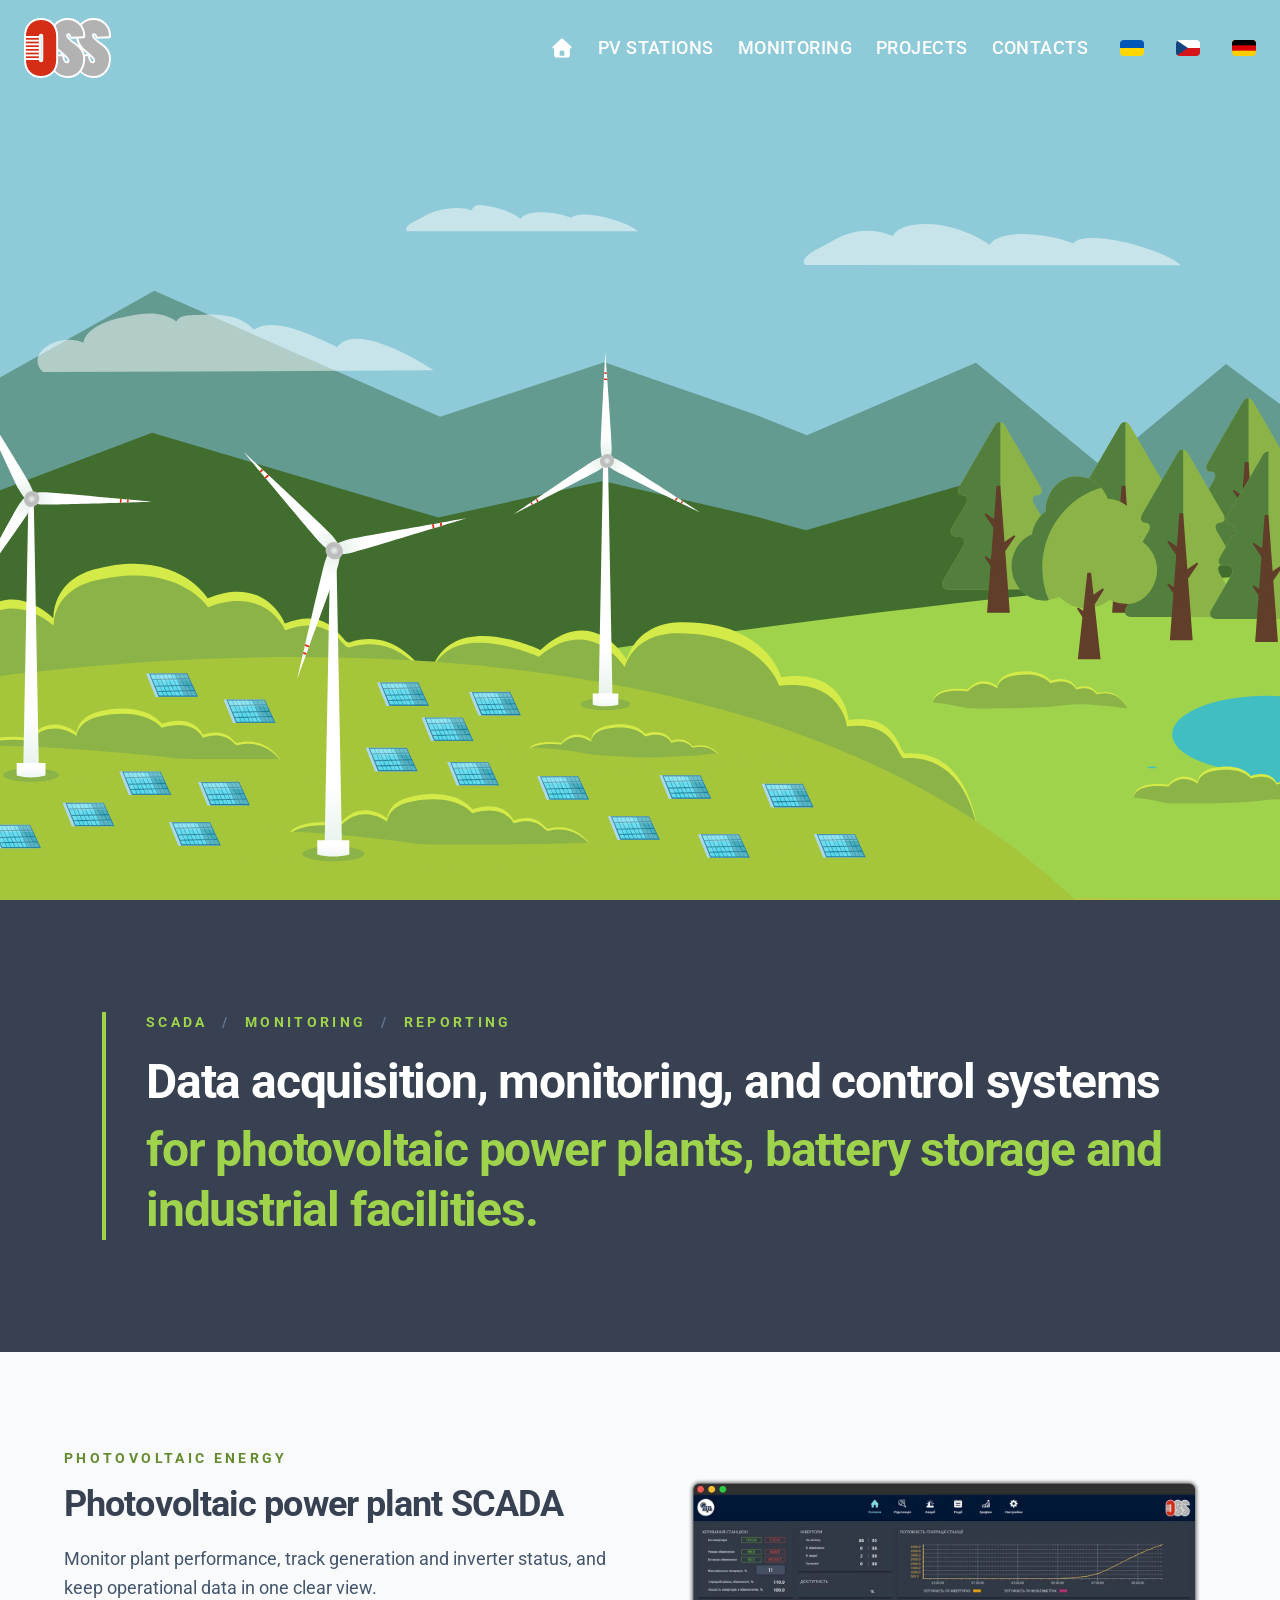
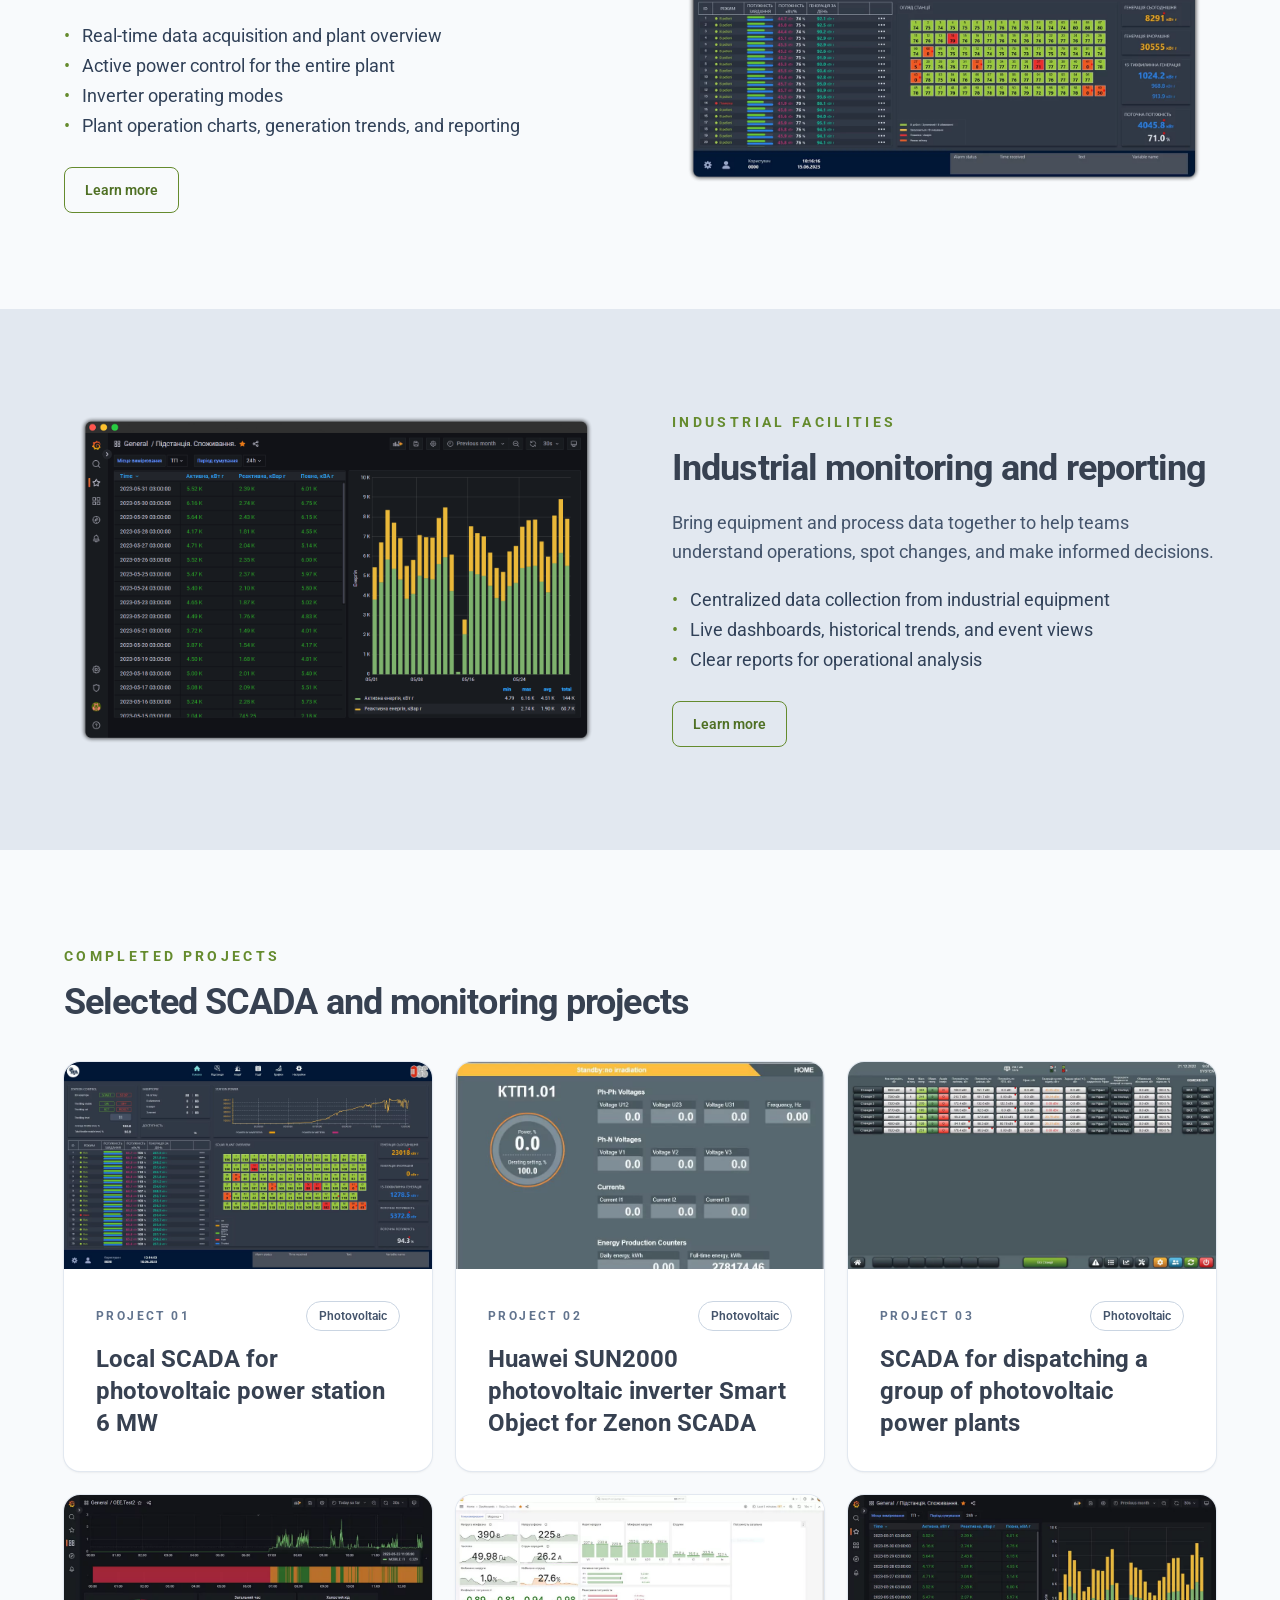
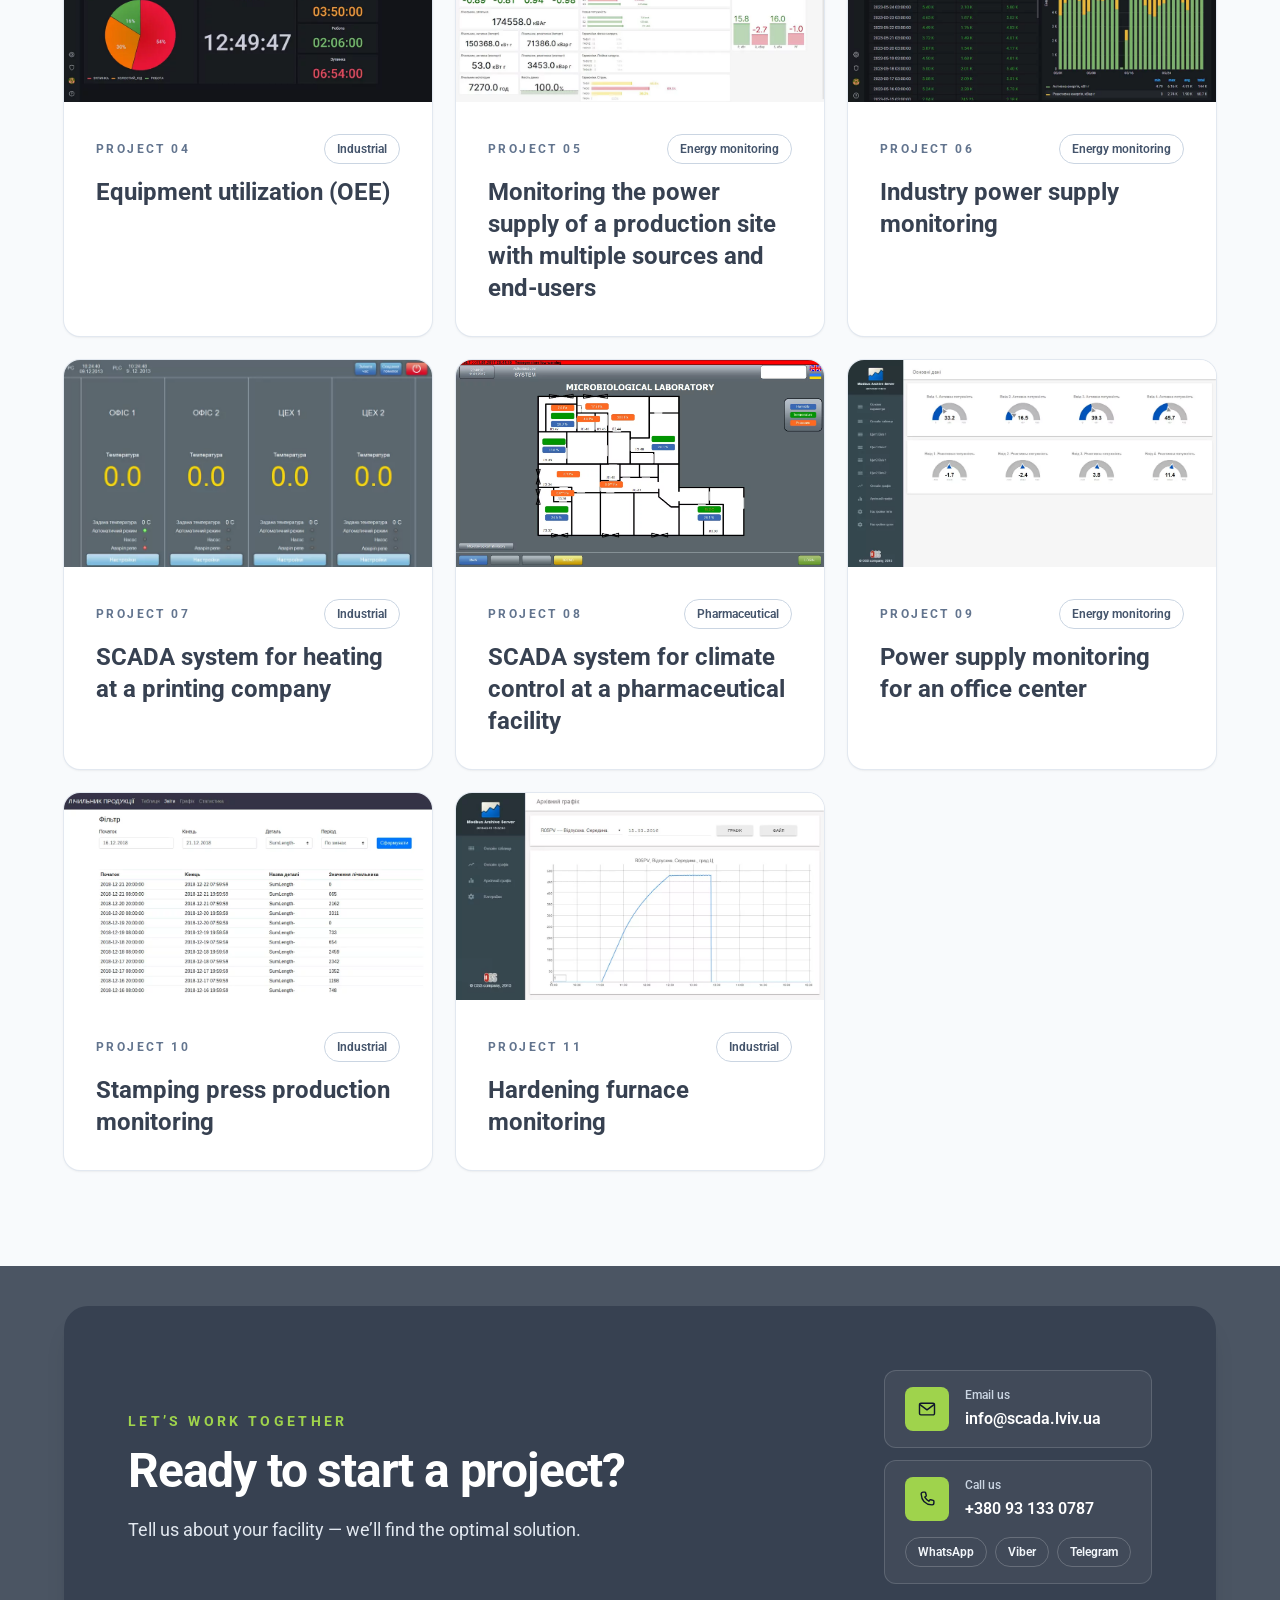
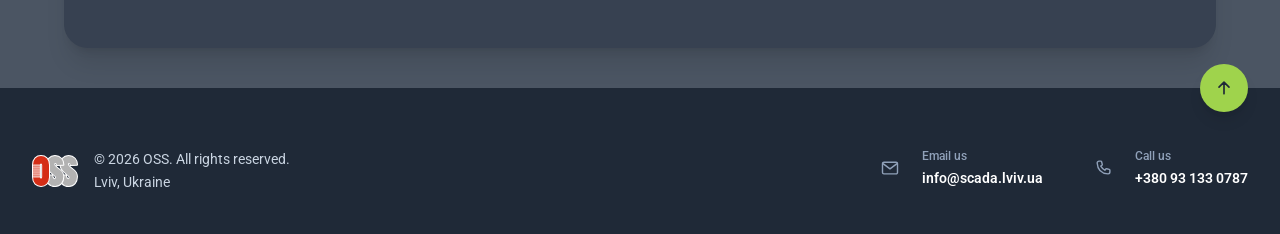
<file: index.html>
<!DOCTYPE html>

<html lang="en">
<head>
<meta charset="utf-8"/>
<meta content="width=device-width, initial-scale=1" name="viewport"/>
<meta content="#0f172a" name="theme-color"/>
<title>SCADA &amp; Energy Monitoring Solutions | OSS Lviv</title>
<meta content="OSS designs and implements SCADA, photovoltaic plant dispatching, industrial energy monitoring, and reporting systems. Based in Lviv, Ukraine." name="description"/>
<meta content="index, follow, max-image-preview:large" name="robots"/>
<link href="https://scada.lviv.ua/" rel="canonical"/>
<meta content="website" property="og:type"/>
<meta content="en_US" property="og:locale"/>
<meta content="Outsourcing SCADA Solutions" property="og:site_name"/>
<meta content="SCADA &amp; Energy Monitoring Solutions | OSS Lviv" property="og:title"/>
<meta content="SCADA, photovoltaic plant dispatching, industrial energy monitoring, and reporting systems by OSS in Lviv, Ukraine." property="og:description"/>
<meta content="https://scada.lviv.ua/" property="og:url"/>
<meta content="https://scada.lviv.ua/assets/images/Project01/Solar08.jpg.webp" property="og:image"/>
<meta content="Photovoltaic power station monitored by OSS SCADA" property="og:image:alt"/>
<meta content="summary_large_image" name="twitter:card"/>
<meta content="SCADA &amp; Energy Monitoring Solutions | OSS Lviv" name="twitter:title"/>
<meta content="SCADA, photovoltaic plant dispatching, industrial energy monitoring, and reporting systems by OSS in Lviv, Ukraine." name="twitter:description"/>
<meta content="https://scada.lviv.ua/assets/images/Project01/Solar08.jpg.webp" name="twitter:image"/>
<script type="application/ld+json">
      {
        "@context": "https://schema.org",
        "@type": "Organization",
        "name": "Outsourcing SCADA Solutions",
        "alternateName": "OSS",
        "url": "https://scada.lviv.ua/",
        "logo": "https://scada.lviv.ua/assets/images/osslogo.svg",
        "description": "Design and implementation of SCADA, photovoltaic plant dispatching, and industrial monitoring systems.",
        "email": "info@scada.lviv.ua",
        "telephone": "+380931330787",
        "address": {
          "@type": "PostalAddress",
          "addressLocality": "Lviv",
          "addressCountry": "UA"
        }
      }
    </script>
<script async="" src="https://www.googletagmanager.com/gtag/js?id=G-HJZBJC6Z9M"></script>
<script>
      window.dataLayer = window.dataLayer || [];
      function gtag(){window.dataLayer.push(arguments);}
      gtag('js', new Date());
      gtag('config', 'G-HJZBJC6Z9M');
    </script>
<link href="assets/images/favicon.png" rel="icon" type="image/png"/>
<link href="assets/css/tailwind.css" rel="stylesheet"/>
<link href="https://scada.lviv.ua/" hreflang="en" rel="alternate"/><link href="https://scada.lviv.ua/uk/" hreflang="uk" rel="alternate"/><link href="https://scada.lviv.ua/cs/" hreflang="cs" rel="alternate"/><link href="https://scada.lviv.ua/de/" hreflang="de" rel="alternate"/><link href="https://scada.lviv.ua/" hreflang="x-default" rel="alternate"/></head>
<body class="min-h-screen bg-slate-50 font-sans text-slate-800 antialiased">
<nav aria-label="Main menu" class="site-nav fixed inset-x-0 top-0 z-50 text-white">
<div class="site-nav-inner mx-auto flex max-w-7xl items-center justify-between gap-3 px-4 sm:px-6">
<a aria-label="Home" class="shrink-0" href="https://scada.lviv.ua/">
<img alt="OSS logo" class="site-nav-logo w-auto" height="40" src="assets/images/osslogo.svg" width="58"/>
</a>
<button aria-controls="site-menu" aria-expanded="false" aria-label="Відкрити меню" class="menu-toggle" type="button">
<svg aria-hidden="true" class="menu-toggle-icon" viewbox="0 0 24 24">
<path d="M4 6h16M4 12h16M4 18h16" fill="none" stroke="currentColor" stroke-linecap="round" stroke-width="2"></path>
</svg>
</button>
<ul class="site-menu flex items-center gap-3 text-[0.8125rem] font-medium tracking-wide sm:gap-6 sm:text-[1.09375rem]" id="site-menu">
<li>
<a class="menu-link transition-opacity hover:opacity-75" href="#home">
<svg aria-hidden="true" class="home-icon" viewbox="0 0 640 640">
<path d="M341.8 72.6C329.5 61.2 310.5 61.2 298.3 72.6L74.3 280.6C64.7 289.6 61.5 303.5 66.3 315.7C71.1 327.9 82.8 336 96 336L112 336L112 512C112 547.3 140.7 576 176 576L464 576C499.3 576 528 547.3 528 512L528 336L544 336C557.2 336 569 327.9 573.8 315.7C578.6 303.5 575.4 289.5 565.8 280.6L341.8 72.6zM304 384L336 384C362.5 384 384 405.5 384 432L384 528L256 528L256 432C256 405.5 277.5 384 304 384z" fill="currentColor"></path>
</svg>
<span class="home-label">HOME</span>
</a>
</li>
<li><a class="menu-link whitespace-nowrap transition-opacity hover:opacity-75" href="#pv-stations">PV STATIONS</a></li>
<li><a class="menu-link whitespace-nowrap transition-opacity hover:opacity-75" href="#monitoring">MONITORING</a></li>
<li><a class="menu-link whitespace-nowrap transition-opacity hover:opacity-75" href="#projects">PROJECTS</a></li>
<li><a class="menu-link whitespace-nowrap transition-opacity hover:opacity-75" href="#contacts">CONTACTS</a></li>
<li class="language-options ml-1 sm:ml-2">
<ul class="language-options-list">
<li>
<a aria-label="Українська версія сайту" class="menu-link" href="/uk/" title="Українська">
<svg aria-hidden="true" class="h-4 w-6 rounded-sm" role="img" viewbox="0 0 24 16">
<rect fill="#0057B7" height="8" width="24"></rect>
<rect fill="#FFD700" height="8" width="24" y="8"></rect>
</svg>
</a>
</li>
<li>
<a aria-label="Česká verze webu" class="menu-link" href="/cs/" title="Čeština">
<svg aria-hidden="true" class="h-4 w-6 rounded-sm" role="img" viewbox="0 0 24 16">
<rect fill="#FFFFFF" height="8" width="24"></rect>
<rect fill="#D7141A" height="8" width="24" y="8"></rect>
<path d="M0 0v16l12-8z" fill="#11457E"></path>
</svg>
</a>
</li>
<li>
<a aria-label="Deutsche Website" class="menu-link" href="/de/" title="Deutsch">
<svg aria-hidden="true" class="h-4 w-6 rounded-sm" role="img" viewbox="0 0 24 16">
<rect fill="#FFCE00" height="16" width="24"></rect>
<rect fill="#DD0000" height="10.67" width="24"></rect>
<rect fill="#000000" height="5.33" width="24"></rect>
</svg>
</a>
</li>
</ul>
</li>
</ul>
</div>
</nav>
<header class="page-banner flex h-dvh items-center justify-center px-6 pb-8 pt-20" id="home">
</header>
<section aria-labelledby="core-message" class="bg-[#374151] px-6 py-20 text-white sm:py-28">
<div class="mx-auto max-w-6xl translate-x-5 border-l-4 border-[#9FD34C] pl-6 sm:translate-x-[38px] sm:pl-10">
<p class="mb-5 text-xs font-bold uppercase tracking-[0.24em] text-[#9FD34C] sm:text-sm">
          SCADA <span aria-hidden="true" class="px-2 text-slate-500">/</span> Monitoring <span aria-hidden="true" class="px-2 text-slate-500">/</span> REPORTING
        </p>
<h1 class="max-w-5xl text-3xl font-bold leading-tight tracking-tight sm:text-4xl lg:text-5xl" id="core-message">
          Data acquisition, monitoring, and control systems
          <span class="mt-2 block text-[#9FD34C]">for photovoltaic power plants, battery storage and industrial facilities.</span>
</h1>
</div>
</section>
<section aria-labelledby="pv-stations-title" class="bg-slate-50 px-6 py-20 sm:py-24" id="pv-stations">
<div class="mx-auto grid max-w-6xl items-center gap-10 lg:grid-cols-2 lg:gap-16">
<div>
<p class="mb-4 text-xs font-bold uppercase tracking-[0.24em] text-[#658b2e] sm:text-sm">Photovoltaic energy</p>
<h2 class="text-3xl font-bold tracking-tight text-[#374151] sm:text-4xl" id="pv-stations-title">
            Photovoltaic power plant SCADA
          </h2>
<p class="mt-5 text-base leading-relaxed text-slate-600 sm:text-lg">
            Monitor plant performance, track generation and inverter status, and keep operational data in one clear view.
          </p>
<ul class="mt-6 space-y-3 text-base leading-none text-slate-700 sm:text-lg">
<li class="flex gap-3"><span aria-hidden="true" class="text-[#658b2e]">•</span><span>Real-time data acquisition and plant overview</span></li>
<li class="flex gap-3"><span aria-hidden="true" class="text-[#658b2e]">•</span><span>Active power control for the entire plant</span></li>
<li class="flex gap-3"><span aria-hidden="true" class="text-[#658b2e]">•</span><span>Inverter operating modes</span></li>
<li class="flex gap-3"><span aria-hidden="true" class="text-[#658b2e]">•</span><span>Plant operation charts, generation trends, and reporting</span></li>
</ul>
<button class="mt-8 inline-flex items-center rounded-lg border border-[#658b2e] px-5 py-3 text-sm font-semibold text-[#4f7024] transition-colors hover:bg-[#658b2e] hover:text-white focus-visible:outline-2 focus-visible:outline-offset-4 focus-visible:outline-[#658b2e]" data-dialog-target="pv-scada-dialog" type="button">
            Learn more
          </button>
</div>
<img alt="SCADA dashboard for monitoring a solar power plant" class="w-full" height="850" loading="lazy" src="assets/images/scada1-1.png.webp" width="1400"/>
</div>
</section>
<section aria-labelledby="industrial-monitoring-title" class="bg-slate-200 px-6 py-20 sm:py-24" id="monitoring">
<div class="mx-auto grid max-w-6xl items-center gap-10 lg:grid-cols-2 lg:gap-16">
<img alt="Industrial monitoring dashboard with energy trends and reports" class="order-2 w-full lg:order-1" height="900" loading="lazy" src="assets/images/grafana3-screenshot.png.webp" width="1400"/>
<div class="order-1 lg:order-2">
<p class="mb-4 text-xs font-bold uppercase tracking-[0.24em] text-[#658b2e] sm:text-sm">Industrial facilities</p>
<h2 class="text-3xl font-bold tracking-tight text-[#374151] sm:text-4xl" id="industrial-monitoring-title">
            Industrial monitoring and reporting
          </h2>
<p class="mt-5 text-base leading-relaxed text-slate-600 sm:text-lg">
            Bring equipment and process data together to help teams understand operations, spot changes, and make informed decisions.
          </p>
<ul class="mt-6 space-y-3 text-base leading-none text-slate-700 sm:text-lg">
<li class="flex gap-3"><span aria-hidden="true" class="text-[#658b2e]">•</span><span>Centralized data collection from industrial equipment</span></li>
<li class="flex gap-3"><span aria-hidden="true" class="text-[#658b2e]">•</span><span>Live dashboards, historical trends, and event views</span></li>
<li class="flex gap-3"><span aria-hidden="true" class="text-[#658b2e]">•</span><span>Clear reports for operational analysis</span></li>
</ul>
<button class="mt-8 inline-flex items-center rounded-lg border border-[#658b2e] px-5 py-3 text-sm font-semibold text-[#4f7024] transition-colors hover:bg-[#658b2e] hover:text-white focus-visible:outline-2 focus-visible:outline-offset-4 focus-visible:outline-[#658b2e]" data-dialog-target="industrial-monitoring-dialog" type="button">
            Learn more
          </button>
</div>
</div>
</section>
<section aria-labelledby="projects-title" class="bg-slate-50 px-6 py-20 sm:py-24" id="projects">
<div class="mx-auto max-w-6xl">
<p class="mb-4 text-xs font-bold uppercase tracking-[0.24em] text-[#658b2e] sm:text-sm">Completed projects</p>
<h2 class="max-w-3xl text-3xl font-bold tracking-tight text-[#374151] sm:text-4xl" id="projects-title">
          Selected SCADA and monitoring projects
        </h2>
<div class="mt-10 grid gap-6 sm:grid-cols-2 lg:grid-cols-3" id="project-grid">
<article class="overflow-hidden rounded-2xl bg-white shadow-sm ring-1 ring-slate-200">
<img alt="Station dashboard and controls" class="aspect-video w-full object-cover" loading="lazy" src="assets/images/Project01/Solar02.jpg.webp"/>
<div class="p-6 sm:p-8">
<div class="flex items-center justify-between gap-3">
<p class="text-xs font-bold uppercase tracking-[0.2em] text-slate-500" data-project-number="">Project 01</p>
<span class="inline-flex shrink-0 rounded-full border border-slate-300 px-3 py-1.5 text-xs font-semibold text-slate-600">Photovoltaic</span>
</div>
<h3 class="mt-3 text-xl font-bold text-[#374151] sm:text-2xl">
<button class="text-left transition-colors hover:text-[#4f7024] focus-visible:rounded-sm focus-visible:outline-2 focus-visible:outline-offset-4 focus-visible:outline-[#658b2e]" data-dialog-target="project-pv-dialog" type="button">
                  Local SCADA for photovoltaic power station 6 MW
                </button>
</h3>
</div>
</article>
<article class="overflow-hidden rounded-2xl bg-white shadow-sm ring-1 ring-slate-200">
<img alt="Inverter electrical live parameters overview" class="project-card-image aspect-video w-full object-cover" loading="lazy" src="assets/images/Project02/Huawei.00.jpg.webp"/>
<div class="p-6 sm:p-8"><div class="flex items-center justify-between gap-3"><p class="text-xs font-bold uppercase tracking-[0.2em] text-slate-500">Project 02</p><span class="inline-flex shrink-0 rounded-full border border-slate-300 px-3 py-1.5 text-xs font-semibold text-slate-600">Photovoltaic</span></div><h3 class="mt-3 text-xl font-bold text-[#374151] sm:text-2xl"><button class="text-left transition-colors hover:text-[#4f7024] focus-visible:rounded-sm focus-visible:outline-2 focus-visible:outline-offset-4 focus-visible:outline-[#658b2e]" data-dialog-target="project-huawei-dialog" type="button">Huawei SUN2000 photovoltaic inverter Smart Object for Zenon SCADA</button></h3></div>
</article>
<article class="overflow-hidden rounded-2xl bg-white shadow-sm ring-1 ring-slate-200">
<img alt="Centralized overview of photovoltaic stations" class="aspect-video w-full object-cover" loading="lazy" src="assets/images/Project03/CE.00.jpg.webp"/>
<div class="p-6 sm:p-8"><div class="flex items-center justify-between gap-3"><p class="text-xs font-bold uppercase tracking-[0.2em] text-slate-500">Project 03</p><span class="inline-flex shrink-0 rounded-full border border-slate-300 px-3 py-1.5 text-xs font-semibold text-slate-600">Photovoltaic</span></div><h3 class="mt-3 text-xl font-bold text-[#374151] sm:text-2xl"><button class="text-left transition-colors hover:text-[#4f7024] focus-visible:rounded-sm focus-visible:outline-2 focus-visible:outline-offset-4 focus-visible:outline-[#658b2e]" data-dialog-target="project-dispatch-dialog" type="button">SCADA for dispatching a group of photovoltaic power plants</button></h3></div>
</article>
<article class="overflow-hidden rounded-2xl bg-white shadow-sm ring-1 ring-slate-200">
<img alt="Equipment utilization dashboard" class="aspect-video w-full object-cover" loading="lazy" src="assets/images/Project04/Vodalend_OEE_00.jpg.webp"/>
<div class="p-6 sm:p-8"><div class="flex items-center justify-between gap-3"><p class="text-xs font-bold uppercase tracking-[0.2em] text-slate-500">Project 04</p><span class="inline-flex shrink-0 rounded-full border border-slate-300 px-3 py-1.5 text-xs font-semibold text-slate-600">Industrial</span></div><h3 class="mt-3 text-xl font-bold text-[#374151] sm:text-2xl"><button class="text-left transition-colors hover:text-[#4f7024] focus-visible:rounded-sm focus-visible:outline-2 focus-visible:outline-offset-4 focus-visible:outline-[#658b2e]" data-dialog-target="project-oee-dialog" type="button">Equipment utilization (OEE)</button></h3></div>
</article>
<article class="overflow-hidden rounded-2xl bg-white shadow-sm ring-1 ring-slate-200">
<img alt="Electrical measurements overview" class="aspect-video w-full object-cover" loading="lazy" src="assets/images/Project05/Baza00.jpg.webp"/>
<div class="p-6 sm:p-8"><div class="flex items-center justify-between gap-3"><p class="text-xs font-bold uppercase tracking-[0.2em] text-slate-500">Project 05</p><span class="inline-flex shrink-0 rounded-full border border-slate-300 px-3 py-1.5 text-xs font-semibold text-slate-600">Energy monitoring</span></div><h3 class="mt-3 text-xl font-bold text-[#374151] sm:text-2xl"><button class="text-left transition-colors hover:text-[#4f7024] focus-visible:rounded-sm focus-visible:outline-2 focus-visible:outline-offset-4 focus-visible:outline-[#658b2e]" data-dialog-target="project-power-monitoring-dialog" type="button">Monitoring the power supply of a production site with multiple sources and end-users</button></h3></div>
</article>
<article class="overflow-hidden rounded-2xl bg-white shadow-sm ring-1 ring-slate-200">
<img alt="Power consumption report" class="aspect-video w-full object-cover" loading="lazy" src="assets/images/Project06/VD_Energy_00.jpg.webp"/>
<div class="p-6 sm:p-8"><div class="flex items-center justify-between gap-3"><p class="text-xs font-bold uppercase tracking-[0.2em] text-slate-500">Project 06</p><span class="inline-flex shrink-0 rounded-full border border-slate-300 px-3 py-1.5 text-xs font-semibold text-slate-600">Energy monitoring</span></div><h3 class="mt-3 text-xl font-bold text-[#374151] sm:text-2xl"><button class="text-left transition-colors hover:text-[#4f7024] focus-visible:rounded-sm focus-visible:outline-2 focus-visible:outline-offset-4 focus-visible:outline-[#658b2e]" data-dialog-target="project-industry-power-dialog" type="button">Industry power supply monitoring</button></h3></div>
</article>
<article class="overflow-hidden rounded-2xl bg-white shadow-sm ring-1 ring-slate-200">
<img alt="Heating system overview" class="project-card-image aspect-video w-full object-cover" loading="lazy" src="assets/images/Project07/Elgraph.01.png.webp"/>
<div class="p-6 sm:p-8"><div class="flex items-center justify-between gap-3"><p class="text-xs font-bold uppercase tracking-[0.2em] text-slate-500">Project 07</p><span class="inline-flex shrink-0 rounded-full border border-slate-300 px-3 py-1.5 text-xs font-semibold text-slate-600">Industrial</span></div><h3 class="mt-3 text-xl font-bold text-[#374151] sm:text-2xl"><button class="text-left transition-colors hover:text-[#4f7024] focus-visible:rounded-sm focus-visible:outline-2 focus-visible:outline-offset-4 focus-visible:outline-[#658b2e]" data-dialog-target="project-heating-dialog" type="button">SCADA system for heating at a printing company</button></h3></div>
</article>
<article class="overflow-hidden rounded-2xl bg-white shadow-sm ring-1 ring-slate-200">
<img alt="Climate monitoring overview" class="aspect-video w-full object-cover" loading="lazy" src="assets/images/Project08/PF01.jpg.webp"/>
<div class="p-6 sm:p-8"><div class="flex items-center justify-between gap-3"><p class="text-xs font-bold uppercase tracking-[0.2em] text-slate-500">Project 08</p><span class="inline-flex shrink-0 rounded-full border border-slate-300 px-3 py-1.5 text-xs font-semibold text-slate-600">Pharmaceutical</span></div><h3 class="mt-3 text-xl font-bold text-[#374151] sm:text-2xl"><button class="text-left transition-colors hover:text-[#4f7024] focus-visible:rounded-sm focus-visible:outline-2 focus-visible:outline-offset-4 focus-visible:outline-[#658b2e]" data-dialog-target="project-pharma-climate-dialog" type="button">SCADA system for climate control at a pharmaceutical facility</button></h3></div>
</article>
<article class="overflow-hidden rounded-2xl bg-white shadow-sm ring-1 ring-slate-200">
<img alt="Power monitoring dashboard" class="aspect-video w-full object-cover" loading="lazy" src="assets/images/Project11/GL_01.jpg.webp"/>
<div class="p-6 sm:p-8"><div class="flex items-center justify-between gap-3"><p class="text-xs font-bold uppercase tracking-[0.2em] text-slate-500">Project 09</p><span class="inline-flex shrink-0 rounded-full border border-slate-300 px-3 py-1.5 text-xs font-semibold text-slate-600">Energy monitoring</span></div><h3 class="mt-3 text-xl font-bold text-[#374151] sm:text-2xl"><button class="text-left transition-colors hover:text-[#4f7024] focus-visible:rounded-sm focus-visible:outline-2 focus-visible:outline-offset-4 focus-visible:outline-[#658b2e]" data-dialog-target="project-office-center-dialog" type="button">Power supply monitoring for an office center</button></h3></div>
</article>
<article class="overflow-hidden rounded-2xl bg-white shadow-sm ring-1 ring-slate-200">
<img alt="Production monitoring overview" class="aspect-video w-full object-cover" loading="lazy" src="assets/images/Project10/AKO_00.jpg.webp"/>
<div class="p-6 sm:p-8"><div class="flex items-center justify-between gap-3"><p class="text-xs font-bold uppercase tracking-[0.2em] text-slate-500">Project 10</p><span class="inline-flex shrink-0 rounded-full border border-slate-300 px-3 py-1.5 text-xs font-semibold text-slate-600">Industrial</span></div><h3 class="mt-3 text-xl font-bold text-[#374151] sm:text-2xl"><button class="text-left transition-colors hover:text-[#4f7024] focus-visible:rounded-sm focus-visible:outline-2 focus-visible:outline-offset-2 focus-visible:outline-[#658b2e]" data-dialog-target="project-stamping-press-dialog" type="button">Stamping press production monitoring</button></h3></div>
</article>
<article class="overflow-hidden rounded-2xl bg-white shadow-sm ring-1 ring-slate-200">
<img alt="Historical temperature trend" class="aspect-video w-full object-cover" loading="lazy" src="assets/images/Project09/KRT_01.jpg.webp"/>
<div class="p-6 sm:p-8"><div class="flex items-center justify-between gap-3"><p class="text-xs font-bold uppercase tracking-[0.2em] text-slate-500">Project 11</p><span class="inline-flex shrink-0 rounded-full border border-slate-300 px-3 py-1.5 text-xs font-semibold text-slate-600">Industrial</span></div><h3 class="mt-3 text-xl font-bold text-[#374151] sm:text-2xl"><button class="text-left transition-colors hover:text-[#4f7024] focus-visible:rounded-sm focus-visible:outline-2 focus-visible:outline-offset-2 focus-visible:outline-[#658b2e]" data-dialog-target="project-furnace-dialog" type="button">Hardening furnace monitoring</button></h3></div>
</article>
</div>
</div>
</section>
<dialog aria-labelledby="pv-scada-dialog-title" class="service-dialog m-auto max-h-[calc(100dvh-2rem)] w-[calc(100%-2rem)] max-w-5xl overflow-y-auto rounded-2xl border-0 bg-slate-50 p-0 text-slate-800 shadow-2xl" id="pv-scada-dialog">
<div class="sticky top-0 z-10 flex justify-end bg-slate-50 px-4 pt-4 sm:px-8">
<button aria-label="Close details" class="service-dialog-close grid size-11 place-items-center rounded-full text-slate-600 transition-colors hover:bg-slate-200 hover:text-slate-900 focus-visible:outline-2 focus-visible:outline-offset-2 focus-visible:outline-[#658b2e]" type="button">
<svg aria-hidden="true" class="size-5" fill="none" viewbox="0 0 24 24">
<path d="m6 6 12 12M18 6 6 18" stroke="currentColor" stroke-linecap="round" stroke-width="2"></path>
</svg>
</button>
</div>
<div class="px-6 pb-6 sm:px-10 sm:pb-10">
<header>
<p class="mb-3 text-xs font-bold uppercase tracking-[0.24em] text-[#658b2e] sm:text-sm">Photovoltaic energy</p>
<h2 class="max-w-3xl text-2xl font-bold tracking-tight text-[#374151] sm:text-4xl" id="pv-scada-dialog-title">Photovoltaic power plant SCADA</h2>
<p class="mt-5 max-w-4xl text-base leading-relaxed text-slate-600 sm:text-lg">
            As solar power plants grow in number and size, managing different inverters and supporting equipment through separate manufacturer tools becomes increasingly complex. Remote monitoring platforms may also depend on an internet connection.
          </p>
<p class="mt-4 max-w-4xl text-base leading-relaxed text-slate-600 sm:text-lg">
            For medium and large plants, local SCADA brings plant-wide monitoring and control into one system. With the right operational requirements, the investment can pay back within the first weeks or months of operation.
          </p>
</header>
<section aria-labelledby="zenon-platform-title" class="mt-8 rounded-2xl bg-[#374151] p-6 text-white sm:p-8">
<div class="flex flex-col gap-5 sm:flex-row sm:items-center sm:justify-between">
<div>
<p class="text-xs font-bold uppercase tracking-[0.2em] text-[#9FD34C]">Our platform</p>
<h3 class="mt-2 text-xl font-bold sm:text-2xl" id="zenon-platform-title">COPA-DATA zenon</h3>
<p class="mt-2 max-w-2xl text-sm leading-relaxed text-slate-200 sm:text-base">
                We use zenon as the core platform for building open, standards-based energy applications.
              </p>
</div>
<div class="flex flex-wrap items-center gap-3">
<img alt="COPA-DATA logo" class="h-14 w-52 rounded-lg bg-white px-3 py-2 object-contain" height="160" loading="lazy" src="assets/images/copa-data-vector-logo2.svg" width="652"/>
<a class="inline-flex min-h-11 shrink-0 items-center justify-center rounded-lg border border-white/30 px-4 py-2 text-sm font-semibold text-white transition-colors hover:border-[#9FD34C] hover:text-[#9FD34C] focus-visible:outline-2 focus-visible:outline-offset-4 focus-visible:outline-[#9FD34C]" href="https://www.copadata.com/" rel="noopener noreferrer" target="_blank">
                Visit COPA-DATA
                <span aria-hidden="true" class="ml-2">↗</span>
</a>
</div>
</div>
<div class="mt-6 border-t border-white/15 pt-5">
<h4 class="text-xs font-bold uppercase tracking-[0.18em] text-slate-300">Key industries</h4>
<ul class="mt-3 flex flex-wrap gap-2">
<li class="rounded-full border border-white/20 px-3 py-1.5 text-sm">Food &amp; Beverage</li>
<li class="rounded-full border border-white/20 px-3 py-1.5 text-sm">Energy &amp; Infrastructure</li>
<li class="rounded-full border border-white/20 px-3 py-1.5 text-sm">Pharmaceutical</li>
<li class="rounded-full border border-white/20 px-3 py-1.5 text-sm">Automotive</li>
</ul>
</div>
<div aria-labelledby="energy-protocols-title" class="mt-6 border-t border-white/15 pt-5">
<p class="text-xs font-bold uppercase tracking-[0.2em] text-[#9FD34C]">Open standards</p>
<h4 class="mt-2 text-lg font-bold sm:text-xl" id="energy-protocols-title">Built for energy-system integration</h4>
<p class="mt-3 max-w-3xl text-sm leading-relaxed text-slate-200 sm:text-base">
              zenon supports commonly used energy protocols, helping integrate plant equipment and external systems.
            </p>
<ul class="mt-5 grid gap-3 sm:grid-cols-2 lg:grid-cols-3">
<li class="rounded-xl border border-white/15 bg-white/5 px-4 py-3 text-sm font-semibold text-slate-100">Modbus / SunSpec</li>
<li class="rounded-xl border border-white/15 bg-white/5 px-4 py-3 text-sm font-semibold text-slate-100">DNP3</li>
<li class="rounded-xl border border-white/15 bg-white/5 px-4 py-3 text-sm font-semibold text-slate-100">MQTT</li>
<li class="rounded-xl border border-white/15 bg-white/5 px-4 py-3 text-sm font-semibold text-slate-100">IEC 60870-5 (101/103/104)</li>
<li class="rounded-xl border border-white/15 bg-white/5 px-4 py-3 text-sm font-semibold text-slate-100">IEC 61850</li>
<li class="rounded-xl border border-white/15 bg-white/5 px-4 py-3 text-sm font-semibold text-slate-100">GOOSE</li>
</ul>
</div>
</section>
<section aria-label="Plant integration and local SCADA benefits" class="mt-10 grid gap-8 lg:grid-cols-2">
<div>
<p class="text-xs font-bold uppercase tracking-[0.2em] text-[#658b2e]">Multi-vendor experience</p>
<h3 class="mt-2 text-xl font-bold text-[#374151] sm:text-2xl">One system for the whole plant</h3>
<p class="mt-3 text-base leading-relaxed text-slate-600">
              We have experience integrating plants with Huawei and Fronius inverters, Schneider Electric equipment, and less common or unfamiliar inverter brands.
            </p>
<ul aria-label="Supported inverter manufacturers" class="mt-5 flex flex-wrap items-end gap-x-5 gap-y-4">
<li>
<figure class="flex flex-col items-center gap-1">
<img alt="Huawei" class="h-16 w-28 object-contain" height="240" loading="lazy" src="assets/images/huawei.svg" width="240"/>
<figcaption class="text-xs font-medium text-slate-600">Huawei</figcaption>
</figure>
</li>
<li>
<figure class="flex flex-col items-center gap-1">
<img alt="Fronius" class="h-16 w-28 object-contain" height="240" loading="lazy" src="assets/images/fronius.svg" width="240"/>
<figcaption class="text-xs font-medium text-slate-600">Fronius</figcaption>
</figure>
</li>
<li>
<figure class="flex flex-col items-center gap-1">
<img alt="Schneider Electric" class="h-16 w-28 object-contain" height="240" loading="lazy" src="assets/images/se.svg" width="240"/>
<figcaption class="text-xs font-medium text-slate-600">Schneider Electric</figcaption>
</figure>
</li>
</ul>
</div>
<div>
<p class="text-xs font-bold uppercase tracking-[0.2em] text-[#658b2e]">Why local SCADA</p>
<h3 class="mt-2 text-xl font-bold text-[#374151] sm:text-2xl">Operate with greater visibility</h3>
<ul class="mt-4 space-y-2 text-base leading-relaxed text-slate-700">
<li class="flex gap-3"><span aria-hidden="true" class="text-[#658b2e]">•</span><span>Plant-specific control scenarios and coordinated multi-vendor inverter control</span></li>
<li class="flex gap-3"><span aria-hidden="true" class="text-[#658b2e]">•</span><span>One interface for inverters and other plant equipment</span></li>
<li class="flex gap-3"><span aria-hidden="true" class="text-[#658b2e]">•</span><span>Transformer and substation temperature monitoring</span></li>
<li class="flex gap-3"><span aria-hidden="true" class="text-[#658b2e]">•</span><span>Fast access to diagnostics and on-site operation without internet</span></li>
</ul>
</div>
</section>
<section aria-labelledby="scada-features-title" class="mt-10">
<p class="text-xs font-bold uppercase tracking-[0.2em] text-[#658b2e]">System capabilities</p>
<h3 class="mt-2 text-xl font-bold text-[#374151] sm:text-2xl" id="scada-features-title">Configure the system around your operation</h3>
<div class="mt-5 grid gap-5 lg:grid-cols-2">
<div class="rounded-2xl border border-slate-200 bg-white p-5 sm:p-6">
<h4 class="text-lg font-bold text-[#374151]">Basic features</h4>
<ul class="mt-4 space-y-3 text-base leading-relaxed text-slate-700">
<li class="flex gap-3"><span aria-hidden="true" class="text-[#658b2e]">•</span><span>Main plant dashboard with control functions</span></li>
<li class="flex gap-3"><span aria-hidden="true" class="text-[#658b2e]">•</span><span>Dedicated equipment screens for inverters, switches, string connection boxes, and network analyzers, with settings</span></li>
<li class="flex gap-3"><span aria-hidden="true" class="text-[#658b2e]">•</span><span>Chronological Event List (CEL) and Alarm Message List (AML)</span></li>
<li class="flex gap-3"><span aria-hidden="true" class="text-[#658b2e]">•</span><span>Historical and real-time trends</span></li>
<li class="flex gap-3"><span aria-hidden="true" class="text-[#658b2e]">•</span><span>Application settings</span></li>
</ul>
</div>
<div class="rounded-2xl border border-slate-200 bg-white p-5 sm:p-6">
<h4 class="text-lg font-bold text-[#374151]">Optional features</h4>
<ul class="mt-4 space-y-3 text-base leading-relaxed text-slate-700">
<li class="flex gap-3"><span aria-hidden="true" class="text-[#658b2e]">•</span><span>Single-line diagram (SLD) and IT network status</span></li>
<li class="flex gap-3"><span aria-hidden="true" class="text-[#658b2e]">•</span><span>Statistics, control sequences, and reports</span></li>
<li class="flex gap-3"><span aria-hidden="true" class="text-[#658b2e]">•</span><span>Remote access</span></li>
<li class="flex gap-3"><span aria-hidden="true" class="text-[#658b2e]">•</span><span>Cloud hosting for SCADA</span></li>
</ul>
</div>
</div>
</section>
<section aria-labelledby="scada-integration-title" class="mt-10 rounded-2xl bg-[#e8efdc] p-5 sm:p-6">
<h3 class="text-lg font-bold text-[#374151] sm:text-xl" id="scada-integration-title">Integration beyond the plant</h3>
<p class="mt-2 text-base leading-relaxed text-slate-700">
            Where required, SCADA can be integrated with third-party platforms, including exports to external databases or cloud services for visualization and analysis of accumulated data.
          </p>
</section>
<section aria-label="Solar plant SCADA screenshots" class="mt-10">
<div class="grid gap-5 md:grid-cols-2">
<figure>
<img alt="Plant overview and operational controls" class="aspect-video w-full object-contain" data-image-preview="" loading="lazy" src="assets/images/scada1-1.png.webp"/>
<figcaption class="mt-2 text-sm text-slate-500">Plant overview and operational controls</figcaption>
</figure>
<figure>
<img alt="Plant charts and equipment data" class="aspect-video w-full object-contain" data-image-preview="" loading="lazy" src="assets/images/scada1-2.png.webp"/>
<figcaption class="mt-2 text-sm text-slate-500">Plant charts and equipment data</figcaption>
</figure>
</div>
</section>
</div>
</dialog>
<dialog aria-labelledby="industrial-monitoring-dialog-title" class="service-dialog m-auto max-h-[calc(100dvh-2rem)] w-[calc(100%-2rem)] max-w-5xl overflow-y-auto rounded-2xl border-0 bg-slate-50 p-0 text-slate-800 shadow-2xl" id="industrial-monitoring-dialog">
<div class="sticky top-0 z-10 flex justify-end bg-slate-50 px-4 pt-4 sm:px-8">
<button aria-label="Close details" class="service-dialog-close grid size-11 place-items-center rounded-full text-slate-600 transition-colors hover:bg-slate-200 hover:text-slate-900 focus-visible:outline-2 focus-visible:outline-offset-2 focus-visible:outline-[#658b2e]" type="button">
<svg aria-hidden="true" class="size-5" fill="none" viewbox="0 0 24 24">
<path d="m6 6 12 12M18 6 6 18" stroke="currentColor" stroke-linecap="round" stroke-width="2"></path>
</svg>
</button>
</div>
<div class="px-6 pb-0 sm:px-10 sm:pb-0">
<p class="mb-3 text-xs font-bold uppercase tracking-[0.24em] text-[#658b2e] sm:text-sm">Industrial facilities</p>
<h2 class="text-2xl font-bold tracking-tight text-[#374151] sm:text-4xl" id="industrial-monitoring-dialog-title">Industrial monitoring and reporting</h2>
<p class="mt-5 max-w-4xl text-base leading-relaxed text-slate-600 sm:text-lg">
          The tasks of collecting, archiving, and visualizing production data exist in factories of all sizes and industries: from basic electricity consumption accounting, already provided to some extent by existing <strong>AMR</strong> systems, to evaluating the efficiency of production facilities (<strong>OEE</strong>). Even office centres and shopping malls need regular monitoring of resource consumption. There is also a need to monitor the health of equipment and the computer networks that transmit data to servers. To address these challenges, we use open-source software and modern approaches.
        </p>
<section aria-label="Open software and platforms" class="mt-8">
<div class="grid grid-cols-4 justify-items-center gap-x-4 gap-y-5 py-2">
<figure class="flex w-full max-w-72 flex-col items-center gap-2 text-center">
<a aria-label="Ubuntu — open official website in a new tab" href="https://ubuntu.com/" rel="noopener noreferrer" target="_blank">
<img alt="Operating system" class="h-24 w-full object-contain" loading="lazy" src="assets/images/logo-ubuntu.svg"/>
</a>
<figcaption class="text-xs font-medium leading-tight text-slate-600">Operating system</figcaption>
</figure>
<figure class="flex w-full max-w-72 flex-col items-center gap-2 text-center">
<a aria-label="Docker — open official website in a new tab" href="https://www.docker.com/" rel="noopener noreferrer" target="_blank">
<img alt="Virtualization platform" class="h-24 w-full object-contain" loading="lazy" src="assets/images/logo-docker.svg"/>
</a>
<figcaption class="text-xs font-medium leading-tight text-slate-600">Virtualization platform</figcaption>
</figure>
<figure class="flex w-full max-w-72 flex-col items-center gap-2 text-center">
<a aria-label="PostgreSQL — open official website in a new tab" href="https://www.postgresql.org/" rel="noopener noreferrer" target="_blank">
<img alt="Database" class="h-24 w-full object-contain" loading="lazy" src="assets/images/logo-postgresql.svg"/>
</a>
<figcaption class="text-xs font-medium leading-tight text-slate-600">Database</figcaption>
</figure>
<figure class="flex w-full max-w-72 flex-col items-center gap-2 text-center">
<a aria-label="Zabbix — open official website in a new tab" href="https://www.zabbix.com/" rel="noopener noreferrer" target="_blank">
<img alt="IT infrastructure monitoring" class="h-24 w-full object-contain" loading="lazy" src="assets/images/logo-zabbix.svg"/>
</a>
<figcaption class="text-xs font-medium leading-tight text-slate-600">IT infrastructure monitoring</figcaption>
</figure>
<figure class="flex w-full max-w-72 flex-col items-center gap-2 text-center">
<a aria-label="Grafana — open official website in a new tab" href="https://grafana.com/" rel="noopener noreferrer" target="_blank">
<img alt="Data visualization" class="h-24 w-full object-contain" loading="lazy" src="assets/images/logo-grafana.svg"/>
</a>
<figcaption class="text-xs font-medium leading-tight text-slate-600">Data visualization</figcaption>
</figure>
<figure class="flex w-full max-w-72 flex-col items-center gap-2 text-center">
<a aria-label="Power BI — open official website in a new tab" href="https://www.microsoft.com/en-us/power-platform/products/power-bi/" rel="noopener noreferrer" target="_blank">
<img alt="Report generation" class="h-24 w-full object-contain" loading="lazy" src="assets/images/logo-powerbi.svg"/>
</a>
<figcaption class="text-xs font-medium leading-tight text-slate-600">Report generation</figcaption>
</figure>
<figure class="flex w-full max-w-72 flex-col items-center gap-2 text-center">
<a aria-label="Python — open official website in a new tab" href="https://www.python.org/" rel="noopener noreferrer" target="_blank">
<img alt="Scripting" class="h-24 w-full object-contain" loading="lazy" src="assets/images/logo-python.svg"/>
</a>
<figcaption class="text-xs font-medium leading-tight text-slate-600">Scripting</figcaption>
</figure>
<figure class="flex w-full max-w-72 flex-col items-center gap-2 text-center">
<a aria-label="C# — open official website in a new tab" href="https://dotnet.microsoft.com/languages/csharp" rel="noopener noreferrer" target="_blank">
<img alt="Custom applications" class="h-24 w-full object-contain" loading="lazy" src="assets/images/logo-csharp.svg"/>
</a>
<figcaption class="text-xs font-medium leading-tight text-slate-600">Custom applications</figcaption>
</figure>
</div>
</section>
<p class="mt-8 max-w-4xl text-base leading-relaxed text-slate-600 sm:text-lg">
          For typical monitoring tasks, such as tracking electricity consumption, temperature, and humidity, we will be happy to advise you and help select and install the necessary equipment.
        </p>
<section aria-label="Monitoring dashboards and reports" class="mt-4">
<img alt="Industrial monitoring charts and reports" class="mx-auto block w-2/3" data-image-preview="" loading="lazy" src="assets/images/grafana2-screenshot.png.webp"/>
</section>
</div>
</dialog>
<dialog aria-labelledby="project-pv-dialog-title" class="service-dialog m-auto max-h-[calc(100dvh-2rem)] w-[calc(100%-2rem)] max-w-5xl overflow-y-auto rounded-2xl border-0 bg-slate-50 p-0 text-slate-800 shadow-2xl" id="project-pv-dialog">
<div class="sticky top-0 z-10 flex justify-end bg-slate-50 px-4 pt-4 sm:px-8">
<button aria-label="Close project details" class="service-dialog-close grid size-11 place-items-center rounded-full text-slate-600 transition-colors hover:bg-slate-200 hover:text-slate-900 focus-visible:outline-2 focus-visible:outline-offset-2 focus-visible:outline-[#658b2e]" type="button">
<svg aria-hidden="true" class="size-5" fill="none" viewbox="0 0 24 24">
<path d="m6 6 12 12M18 6 6 18" stroke="currentColor" stroke-linecap="round" stroke-width="2"></path>
</svg>
</button>
</div>
<div class="px-6 pb-6 sm:px-10 sm:pb-10">
<p class="mb-3 text-xs font-bold uppercase tracking-[0.24em] text-[#658b2e] sm:text-sm">Solar · 6 MW</p>
<h2 class="max-w-3xl text-2xl font-bold tracking-tight text-[#374151] sm:text-4xl" id="project-pv-dialog-title">Local SCADA for photovoltaic power station 6 MW</h2>
<section aria-labelledby="project-pv-parameters" class="mt-8 rounded-2xl bg-[#374151] p-6 text-white sm:p-8">
<h3 class="text-xl font-bold" id="project-pv-parameters">Project parameters</h3>
<dl class="mt-4 grid gap-3 sm:grid-cols-2">
<div class="rounded-xl border border-white/15 bg-white/5 p-4">
<dt class="text-sm font-medium text-slate-300">Zenon version</dt>
<dd class="mt-1 font-semibold text-slate-100">11</dd>
</div>
<div class="rounded-xl border border-white/15 bg-white/5 p-4">
<dt class="text-sm font-medium text-slate-300">Tags count</dt>
<dd class="mt-1 font-semibold text-slate-100">~4000</dd>
</div>
<div class="rounded-xl border border-white/15 bg-white/5 p-4">
<dt class="text-sm font-medium text-slate-300">Communication protocols</dt>
<dd class="mt-1 font-semibold text-slate-100">
<a class="text-[#9FD34C] underline underline-offset-4 hover:text-white" href="https://uk.wikipedia.org/wiki/Modbus" rel="noopener noreferrer" target="_blank">Modbus TCP</a>
</dd>
</div>
<div class="rounded-xl border border-white/15 bg-white/5 p-4">
<dt class="text-sm font-medium text-slate-300">Solar inverters</dt>
<dd class="mt-1 font-semibold text-slate-100">
<a class="text-[#9FD34C] underline underline-offset-4 hover:text-white" href="https://solar.se.com/eu/wp-content/uploads/sites/4/2021/11/Conext-CL-60E-Solution-Guide-975-0782-01-01_ENG.pdf" rel="noopener noreferrer" target="_blank">Conext CL-60E by Schneider Electric, 95 units</a>
</dd>
</div>
<div class="rounded-xl border border-white/15 bg-white/5 p-4 sm:col-span-2">
<dt class="text-sm font-medium text-slate-300">Other equipment</dt>
<dd class="mt-1 flex flex-col gap-2 font-semibold text-slate-100 sm:flex-row sm:gap-6">
<a class="text-[#9FD34C] underline underline-offset-4 hover:text-white" href="https://emea.socomec.com/en/p/diris-a-30" rel="noopener noreferrer" target="_blank">Socomec Diris A30</a>
<a class="text-[#9FD34C] underline underline-offset-4 hover:text-white" href="https://mikrotik.com/product/knot" rel="noopener noreferrer" target="_blank">Mikrotik</a>
</dd>
</div>
</dl>
</section>
<section aria-labelledby="project-pv-description" class="mt-8">
<h3 class="text-xl font-bold text-[#374151]" id="project-pv-description">Project description</h3>
<p class="mt-4 max-w-4xl text-base leading-relaxed text-slate-600 sm:text-lg">
            The basic project of a local <a class="text-[#4f7024] underline decoration-[#9FD34C] underline-offset-4 hover:text-[#374151]" href="https://uk.wikipedia.org/wiki/SCADA" rel="noopener noreferrer" target="_blank">SCADA</a> system for a solar power station is built using a ready-made Application Set distributed by <a class="text-[#4f7024] underline decoration-[#9FD34C] underline-offset-4 hover:text-[#374151]" href="https://www.copadata.com/en/" rel="noopener noreferrer" target="_blank">Copa Data</a>.
          </p>
<p class="mt-4 text-base leading-relaxed text-slate-600 sm:text-lg">The necessary minimum has been implemented to ensure the operation of the power station:</p>
<ul class="mt-4 grid gap-x-8 gap-y-3 py-16 text-base leading-relaxed text-slate-700 sm:grid-cols-2">
<li class="flex gap-3"><span aria-hidden="true" class="text-[#658b2e]">•</span><span>Dashboard with general station information: current power, energy meters, list of inverters, and their status.</span></li>
<li class="flex gap-3"><span aria-hidden="true" class="text-[#658b2e]">•</span><span>Extended inverter information panel: power, AC and DC currents and voltages, generated energy, serial number, and decoded status and error registers.</span></li>
<li class="flex gap-3"><span aria-hidden="true" class="text-[#658b2e]">•</span><span>Single Line Diagram (<a class="text-[#4f7024] underline decoration-[#9FD34C] underline-offset-4 hover:text-[#374151]" href="https://en.wikipedia.org/wiki/Single-line_diagram" rel="noopener noreferrer" target="_blank">SLD</a>) for substation monitoring: power, import/export energy meters, currents, voltages (over 50 parameters), and transformer temperature.</span></li>
<li class="flex gap-3"><span aria-hidden="true" class="text-[#658b2e]">•</span><span>Operating mode control for the entire station and each inverter individually.</span></li>
<li class="flex gap-3"><span aria-hidden="true" class="text-[#658b2e]">•</span><span>Alarm and event logging.</span></li>
<li class="flex gap-3"><span aria-hidden="true" class="text-[#658b2e]">•</span><span>Historian.</span></li>
<li class="flex gap-3"><span aria-hidden="true" class="text-[#658b2e]">•</span><span>Trends.</span></li>
</ul>
<p class="mt-5 max-w-4xl text-base leading-relaxed text-slate-600 sm:text-lg">
            Network equipment configuration, remote access, and network monitoring are also implemented using <a class="text-[#4f7024] underline decoration-[#9FD34C] underline-offset-4 hover:text-[#374151]" href="https://www.zabbix.com/" rel="noopener noreferrer" target="_blank">Zabbix</a> and <a class="text-[#4f7024] underline decoration-[#9FD34C] underline-offset-4 hover:text-[#374151]" href="https://grafana.com/" rel="noopener noreferrer" target="_blank">Grafana</a>.
          </p>
</section>
<div class="mt-8 grid gap-5 md:grid-cols-2">
<figure>
<img alt="Generation trend" class="aspect-video w-full object-contain" data-image-preview="" loading="lazy" src="assets/images/Project01/Solar01.jpg.webp"/>
<figcaption class="mt-2 text-sm text-slate-500">Generation trend</figcaption>
</figure>
<figure>
<img alt="Station dashboard and controls" class="aspect-video w-full object-contain" data-image-preview="" loading="lazy" src="assets/images/Project01/Solar02.jpg.webp"/>
<figcaption class="mt-2 text-sm text-slate-500">Station dashboard and controls</figcaption>
</figure>
<figure>
<img alt="Inverter and power information" class="aspect-video w-full object-contain" data-image-preview="" loading="lazy" src="assets/images/Project01/Solar03.jpg.webp"/>
<figcaption class="mt-2 text-sm text-slate-500">Inverter and power information</figcaption>
</figure>
<figure>
<img alt="Photovoltaic power station" class="aspect-video w-full object-cover" data-image-preview="" loading="lazy" src="assets/images/Project01/Solar08.jpg.webp"/>
<figcaption class="mt-2 text-sm text-slate-500">Photovoltaic power station</figcaption>
</figure>
</div>
</div>
</dialog>
<dialog aria-labelledby="project-huawei-dialog-title" class="service-dialog m-auto max-h-[calc(100dvh-2rem)] w-[calc(100%-2rem)] max-w-5xl overflow-y-auto rounded-2xl border-0 bg-slate-50 p-0 text-slate-800 shadow-2xl" id="project-huawei-dialog">
<div class="sticky top-0 z-10 flex justify-end bg-slate-50 px-4 pt-4 sm:px-8">
<button aria-label="Close project details" class="service-dialog-close grid size-11 place-items-center rounded-full text-slate-600 transition-colors hover:bg-slate-200 hover:text-slate-900 focus-visible:outline-2 focus-visible:outline-offset-2 focus-visible:outline-[#658b2e]" type="button">
<svg aria-hidden="true" class="size-5" fill="none" viewbox="0 0 24 24">
<path d="m6 6 12 12M18 6 6 18" stroke="currentColor" stroke-linecap="round" stroke-width="2"></path>
</svg>
</button>
</div>
<div class="px-6 pb-6 sm:px-10 sm:pb-10">
<p class="mb-3 text-xs font-bold uppercase tracking-[0.24em] text-[#658b2e] sm:text-sm">Zenon · SmartObject</p>
<h2 class="max-w-4xl text-2xl font-bold tracking-tight text-[#374151] sm:text-4xl" id="project-huawei-dialog-title">Huawei SUN2000 photovoltaic inverter Smart Object for Zenon SCADA</h2>
<section aria-labelledby="project-huawei-parameters" class="mt-8 rounded-2xl bg-[#374151] p-6 text-white sm:p-8">
<h3 class="text-xl font-bold" id="project-huawei-parameters">Project parameters</h3>
<dl class="mt-4 grid gap-3 sm:grid-cols-2">
<div class="rounded-xl border border-white/15 bg-white/5 p-4">
<dt class="text-sm font-medium text-slate-300">Inverter series</dt>
<dd class="mt-1 font-semibold text-slate-100"><a class="text-[#9FD34C] underline underline-offset-4 hover:text-white" href="https://solar.huawei.com/en/products/utility/" rel="noopener noreferrer" target="_blank">Huawei SUN2000</a></dd>
</div>
<div class="rounded-xl border border-white/15 bg-white/5 p-4">
<dt class="text-sm font-medium text-slate-300">Number of tags for each inverter</dt>
<dd class="mt-1 font-semibold text-slate-100">~150</dd>
</div>
<div class="rounded-xl border border-white/15 bg-white/5 p-4">
<dt class="text-sm font-medium text-slate-300">Communication protocol</dt>
<dd class="mt-1 font-semibold text-slate-100"><a class="text-[#9FD34C] underline underline-offset-4 hover:text-white" href="https://www.modbus.org/introduction-to-modbus" rel="noopener noreferrer" target="_blank">Modbus TCP/RTU</a></dd>
</div>
<div class="rounded-xl border border-white/15 bg-white/5 p-4">
<dt class="text-sm font-medium text-slate-300">Minimal Zenon SCADA version</dt>
<dd class="mt-1 font-semibold text-slate-100">8.20</dd>
</div>
</dl>
</section>
<section aria-labelledby="project-huawei-description" class="mt-8">
<h3 class="text-xl font-bold text-[#374151]" id="project-huawei-description">Project description</h3>
<p class="mt-4 max-w-4xl text-base leading-relaxed text-slate-600 sm:text-lg">
            SmartObject is a Zenon technology that makes implemented objects easy to reuse, much like classes in traditional programming. A SmartObject can include tags, screens, screen templates, functions, logic, and other project components.
          </p>
<p class="mt-4 max-w-4xl text-base leading-relaxed text-slate-600 sm:text-lg">
            When a SmartObject instance is added to a project, its variables, functions, screens, and other components are created and numbered automatically, saving development time. Changes such as adding tags are then automatically updated across all instances in the project.
          </p>
<p class="mt-4 max-w-4xl text-base leading-relaxed text-slate-600 sm:text-lg">
            The SmartObject for Huawei SUN2000 series inverters provides the core functions needed for diagnostics and control:
          </p>
<ul class="mt-5 grid gap-x-8 gap-y-3 py-16 text-base leading-relaxed text-slate-700 sm:grid-cols-2">
<li class="flex gap-3"><span aria-hidden="true" class="text-[#658b2e]">•</span><span>Overview screen with inverter current, voltage, frequency, and meter readings.</span></li>
<li class="flex gap-3"><span aria-hidden="true" class="text-[#658b2e]">•</span><span>DC input status, including voltage and current.</span></li>
<li class="flex gap-3"><span aria-hidden="true" class="text-[#658b2e]">•</span><span>Power indicator screen with a graph.</span></li>
<li class="flex gap-3"><span aria-hidden="true" class="text-[#658b2e]">•</span><span>Inverter status details: temperature, insulation resistance, efficiency, operating mode, and error codes.</span></li>
<li class="flex gap-3"><span aria-hidden="true" class="text-[#658b2e]">•</span><span>Error register decoding with status indication.</span></li>
<li class="flex gap-3"><span aria-hidden="true" class="text-[#658b2e]">•</span><span>Settings and control screen.</span></li>
</ul>
</section>
<div class="mt-8 grid gap-5 sm:grid-cols-2 lg:grid-cols-3">
<figure>
<img alt="Inverter electrical live parameters overview" class="aspect-video w-full object-contain" data-image-preview="" loading="lazy" src="assets/images/Project02/Huawei.00.jpg.webp"/>
<figcaption class="mt-2 text-sm text-slate-500">Inverter electrical live parameters overview</figcaption>
</figure>
<figure>
<img alt="Inverter power screen" class="aspect-video w-full object-contain" data-image-preview="" loading="lazy" src="assets/images/Project02/Huawei.03.jpg.webp"/>
<figcaption class="mt-2 text-sm text-slate-500">Inverter power screen</figcaption>
</figure>
<figure>
<img alt="DC inputs voltage and current screen" class="aspect-video w-full object-contain" data-image-preview="" loading="lazy" src="assets/images/Project02/Huawei.04.jpg.webp"/>
<figcaption class="mt-2 text-sm text-slate-500">DC inputs voltage and current screen</figcaption>
</figure>
<figure>
<img alt="Inverter state screen" class="aspect-video w-full object-contain" data-image-preview="" loading="lazy" src="assets/images/Project02/Huawei.06.jpg.webp"/>
<figcaption class="mt-2 text-sm text-slate-500">Inverter state screen</figcaption>
</figure>
<figure>
<img alt="Inverter settings" class="aspect-video w-full object-contain" data-image-preview="" loading="lazy" src="assets/images/Project02/Huawei.08.jpg.webp"/>
<figcaption class="mt-2 text-sm text-slate-500">Inverter settings</figcaption>
</figure>
<figure>
<img alt="Errors decoding screen" class="aspect-video w-full object-contain" data-image-preview="" loading="lazy" src="assets/images/Project02/Huawei.12.jpg.webp"/>
<figcaption class="mt-2 text-sm text-slate-500">Errors decoding screen</figcaption>
</figure>
<figure>
<img alt="Inverter state screen error mode" class="aspect-video w-full object-contain" data-image-preview="" loading="lazy" src="assets/images/Project02/Huawei.13.jpg.webp"/>
<figcaption class="mt-2 text-sm text-slate-500">Inverter state screen error mode</figcaption>
</figure>
</div>
</div>
</dialog>
<dialog aria-labelledby="project-dispatch-dialog-title" class="service-dialog m-auto max-h-[calc(100dvh-2rem)] w-[calc(100%-2rem)] max-w-5xl overflow-y-auto rounded-2xl border-0 bg-slate-50 p-0 text-slate-800 shadow-2xl" id="project-dispatch-dialog">
<div class="sticky top-0 z-10 flex justify-end bg-slate-50 px-4 pt-4 sm:px-8">
<button aria-label="Close project details" class="service-dialog-close grid size-11 place-items-center rounded-full text-slate-600 transition-colors hover:bg-slate-200 hover:text-slate-900 focus-visible:outline-2 focus-visible:outline-offset-2 focus-visible:outline-[#658b2e]" type="button">
<svg aria-hidden="true" class="size-5" fill="none" viewbox="0 0 24 24">
<path d="m6 6 12 12M18 6 6 18" stroke="currentColor" stroke-linecap="round" stroke-width="2"></path>
</svg>
</button>
</div>
<div class="px-6 pb-6 sm:px-10 sm:pb-10">
<p class="mb-3 text-xs font-bold uppercase tracking-[0.24em] text-[#658b2e] sm:text-sm">Solar energy · Centralized dispatching</p>
<h2 class="max-w-4xl text-2xl font-bold tracking-tight text-[#374151] sm:text-4xl" id="project-dispatch-dialog-title">SCADA for dispatching a group of photovoltaic power plants</h2>
<section aria-labelledby="project-dispatch-parameters" class="mt-8 rounded-2xl bg-[#374151] p-6 text-white sm:p-8">
<h3 class="text-xl font-bold" id="project-dispatch-parameters">Project parameters</h3>
<dl class="mt-4 grid gap-3 sm:grid-cols-2">
<div class="rounded-xl border border-white/15 bg-white/5 p-4">
<dt class="text-sm font-medium text-slate-300">Number of inverters</dt>
<dd class="mt-1 font-semibold text-slate-100">&gt; 2,000 (~100 MW)</dd>
</div>
<div class="rounded-xl border border-white/15 bg-white/5 p-4">
<dt class="text-sm font-medium text-slate-300">Number of power plants</dt>
<dd class="mt-1 font-semibold text-slate-100">&gt; 20</dd>
</div>
<div class="rounded-xl border border-white/15 bg-white/5 p-4">
<dt class="text-sm font-medium text-slate-300">Zenon version</dt>
<dd class="mt-1 font-semibold text-slate-100">8.20</dd>
</div>
<div class="rounded-xl border border-white/15 bg-white/5 p-4">
<dt class="text-sm font-medium text-slate-300">Number of tags</dt>
<dd class="mt-1 font-semibold text-slate-100">~100,000</dd>
</div>
<div class="rounded-xl border border-white/15 bg-white/5 p-4 sm:col-span-2">
<dt class="text-sm font-medium text-slate-300">Photovoltaic inverter series</dt>
<dd class="mt-2 flex flex-col gap-2 font-semibold text-slate-100 sm:flex-row sm:gap-6">
<a class="text-[#9FD34C] underline underline-offset-4 hover:text-white" href="https://www.fronius.com/en/help-center/solar-energy/products/solar-inverters/snapinverter-symo-primo-eco-/eco/fronius-eco-27-0-3-s-wlanlanwebserver" rel="noopener noreferrer" target="_blank">Fronius ECO</a>
<a class="text-[#9FD34C] underline underline-offset-4 hover:text-white" href="https://solar.huawei.com/en/products/utility/" rel="noopener noreferrer" target="_blank">Huawei SUN2000</a>
</dd>
</div>
<div class="rounded-xl border border-white/15 bg-white/5 p-4 sm:col-span-2">
<dt class="text-sm font-medium text-slate-300">Communication protocols</dt>
<dd class="mt-2 grid gap-x-4 gap-y-2 font-semibold sm:grid-cols-2">
<a class="text-[#9FD34C] underline underline-offset-4 hover:text-white" href="https://www.modbus.org/introduction-to-modbus" rel="noopener noreferrer" target="_blank">Modbus TCP/RTU</a>
<a class="text-[#9FD34C] underline underline-offset-4 hover:text-white" href="https://sunspec.org/specifications/" rel="noopener noreferrer" target="_blank">SunSpec</a>
<a class="text-[#9FD34C] underline underline-offset-4 hover:text-white" href="https://webstore.iec.ch/en/publication/3746" rel="noopener noreferrer" target="_blank">IEC 60870-5-104</a>
<a class="text-[#9FD34C] underline underline-offset-4 hover:text-white" href="https://webstore.iec.ch/en/publication/6397" rel="noopener noreferrer" target="_blank">IEC 62056 (DLMS/COSEM)</a>
</dd>
</div>
</dl>
</section>
<section aria-labelledby="project-dispatch-description" class="mt-8">
<h3 class="text-xl font-bold text-[#374151]" id="project-dispatch-description">Project description</h3>
<p class="mt-4 max-w-4xl text-base leading-relaxed text-slate-600 sm:text-lg">
            The dispatching system for geographically distributed solar power plants is built on the Zenon SCADA platform.
          </p>
<p class="mt-4 max-w-4xl text-base leading-relaxed text-slate-600 sm:text-lg">
            One of its main advantages over ready-made systems from equipment manufacturers is the ability to monitor and control all available equipment at the same time: inverters, analyzers, controllers, relay protection, switches, power meters, and weather stations.
          </p>
<p class="mt-4 max-w-4xl text-base leading-relaxed text-slate-600 sm:text-lg">
            The system consists of individual solar power plant projects united under one global project. It provides centralized control, key metric calculations, event and alarm logging, graph visualization, and more. Each station has its own equipment types, templates, settings, and operating algorithms, which can be changed independently of other stations.
          </p>
<p class="mt-4 max-w-4xl text-base leading-relaxed text-slate-600 sm:text-lg">
            When power plants follow a typical design, as is often the case within one organization, a new station can usually be added by copying an existing project and making minor settings changes. This makes it possible to add another power plant to the SCADA system within hours.
          </p>
</section>
<section aria-labelledby="project-dispatch-features" class="mt-8">
<h3 class="text-xl font-bold text-[#374151]" id="project-dispatch-features">Features</h3>
<ul class="mt-2 grid gap-x-8 gap-y-3 text-base leading-relaxed text-slate-700 sm:grid-cols-2">
<li class="flex gap-3"><span aria-hidden="true" class="text-[#658b2e]">•</span><span>Dashboards for visualizing key station metrics.</span></li>
<li class="flex gap-3"><span aria-hidden="true" class="text-[#658b2e]">•</span><span>Overall station management dashboard.</span></li>
<li class="flex gap-3"><span aria-hidden="true" class="text-[#658b2e]">•</span><span>Alarm and event logging.</span></li>
<li class="flex gap-3"><span aria-hidden="true" class="text-[#658b2e]">•</span><span>Historian.</span></li>
<li class="flex gap-3"><span aria-hidden="true" class="text-[#658b2e]">•</span><span>Trends.</span></li>
</ul>
</section>
<section aria-labelledby="project-dispatch-plant-features" class="mt-4">
<h3 class="text-xl font-bold text-[#374151]" id="project-dispatch-plant-features">Every power plant project contains</h3>
<ul class="mt-2 grid gap-x-8 gap-y-3 text-base leading-relaxed text-slate-700 sm:grid-cols-2">
<li class="flex gap-3"><span aria-hidden="true" class="text-[#658b2e]">•</span><span>Interactive diagram with a map of inverters.</span></li>
<li class="flex gap-3"><span aria-hidden="true" class="text-[#658b2e]">•</span><span>Single Line Diagram (SLD).</span></li>
<li class="flex gap-3"><span aria-hidden="true" class="text-[#658b2e]">•</span><span>Detailed inverter panel showing power, AC and DC currents and voltages, generated energy, serial number, and decoded status and error registers.</span></li>
<li class="flex gap-3"><span aria-hidden="true" class="text-[#658b2e]">•</span><span>Control window for the entire station and individual sections or substations.</span></li>
<li class="flex gap-3"><span aria-hidden="true" class="text-[#658b2e]">•</span><span>Settings window.</span></li>
</ul>
</section>
<p class="mt-4 max-w-4xl text-base leading-relaxed text-slate-600 sm:text-lg">
          The project also includes IT/OT infrastructure and remote connections, as well as collection, storage, analysis, and visualization of data about each inverter, photovoltaic power plant, and network.
        </p>
<div class="mt-8 grid gap-5 md:grid-cols-2">
<figure>
<img alt="Centralized overview of photovoltaic stations" class="aspect-video w-full object-contain" data-image-preview="" loading="lazy" src="assets/images/Project03/CE.00.jpg.webp"/>
<figcaption class="mt-2 text-sm text-slate-500">Centralized overview of photovoltaic stations</figcaption>
</figure>
<figure>
<img alt="SLD (Single Line Diagram)" class="aspect-video w-full object-contain" data-image-preview="" loading="lazy" src="assets/images/Project03/CE.02.jpg.webp"/>
<figcaption class="mt-2 text-sm text-slate-500">SLD (Single Line Diagram)</figcaption>
</figure>
<figure>
<img alt="Inverters field" class="aspect-video w-full object-contain" data-image-preview="" loading="lazy" src="assets/images/Project03/CE.03.jpg.webp"/>
<figcaption class="mt-2 text-sm text-slate-500">Inverters field</figcaption>
</figure>
<figure>
<img alt="Forecast and real energy production historical trend" class="aspect-video w-full object-contain" data-image-preview="" loading="lazy" src="assets/images/Project03/CE.04.jpg.webp"/>
<figcaption class="mt-2 text-sm text-slate-500">Forecast and real energy production historical trend</figcaption>
</figure>
<figure>
<img alt="HV voltage historical trends" class="aspect-video w-full object-contain" data-image-preview="" loading="lazy" src="assets/images/Project03/CE.07.jpg.webp"/>
<figcaption class="mt-2 text-sm text-slate-500">HV voltage historical trends</figcaption>
</figure>
</div>
</div>
</dialog>
<dialog aria-labelledby="project-oee-dialog-title" class="service-dialog m-auto max-h-[calc(100dvh-2rem)] w-[calc(100%-2rem)] max-w-5xl overflow-y-auto rounded-2xl border-0 bg-slate-50 p-0 text-slate-800 shadow-2xl" id="project-oee-dialog">
<div class="sticky top-0 z-10 flex justify-end bg-slate-50 px-4 pt-4 sm:px-8">
<button aria-label="Close project details" class="service-dialog-close grid size-11 place-items-center rounded-full text-slate-600 transition-colors hover:bg-slate-200 hover:text-slate-900 focus-visible:outline-2 focus-visible:outline-offset-2 focus-visible:outline-[#658b2e]" type="button">
<svg aria-hidden="true" class="size-5" fill="none" viewbox="0 0 24 24">
<path d="m6 6 12 12M18 6 6 18" stroke="currentColor" stroke-linecap="round" stroke-width="2"></path>
</svg>
</button>
</div>
<div class="px-6 pb-6 sm:px-10 sm:pb-10">
<p class="mb-3 text-xs font-bold uppercase tracking-[0.24em] text-[#658b2e] sm:text-sm">Industrial monitoring · OEE</p>
<h2 class="max-w-4xl text-2xl font-bold tracking-tight text-[#374151] sm:text-4xl" id="project-oee-dialog-title">Equipment utilization (OEE)</h2>
<section aria-labelledby="project-oee-parameters" class="mt-8 rounded-2xl bg-[#374151] p-6 text-white sm:p-8">
<h3 class="text-xl font-bold" id="project-oee-parameters">Project parameters</h3>
<dl class="mt-4 grid gap-3 sm:grid-cols-2">
<div class="rounded-xl border border-white/15 bg-white/5 p-4">
<dt class="text-sm font-medium text-slate-300">Number of measurement points</dt>
<dd class="mt-1 font-semibold text-slate-100">&gt; 15</dd>
</div>
<div class="rounded-xl border border-white/15 bg-white/5 p-4">
<dt class="text-sm font-medium text-slate-300">Electrical network analyzers</dt>
<dd class="mt-2 flex flex-wrap gap-x-5 gap-y-2 font-semibold">
<a class="text-[#9FD34C] underline underline-offset-4 hover:text-white" href="https://apac.socomec.com/en/p/diris-a-10" rel="noopener noreferrer" target="_blank">Socomec DIRIS A10</a>
<a class="text-[#9FD34C] underline underline-offset-4 hover:text-white" href="https://emea.socomec.com/en/p/diris-a-20" rel="noopener noreferrer" target="_blank">Socomec DIRIS A20</a>
</dd>
</div>
<div class="rounded-xl border border-white/15 bg-white/5 p-4">
<dt class="text-sm font-medium text-slate-300">Network equipment</dt>
<dd class="mt-1 font-semibold"><a class="text-[#9FD34C] underline underline-offset-4 hover:text-white" href="https://mikrotik.com/product/knot" rel="noopener noreferrer" target="_blank">MikroTik KNOT</a></dd>
</div>
<div class="rounded-xl border border-white/15 bg-white/5 p-4">
<dt class="text-sm font-medium text-slate-300">Software and tools</dt>
<dd class="mt-2 flex flex-wrap gap-x-5 gap-y-2 font-semibold">
<a class="text-[#9FD34C] underline underline-offset-4 hover:text-white" href="https://ubuntu.com/server" rel="noopener noreferrer" target="_blank">Ubuntu Linux</a>
<a class="text-[#9FD34C] underline underline-offset-4 hover:text-white" href="https://www.zabbix.com/" rel="noopener noreferrer" target="_blank">Zabbix</a>
<a class="text-[#9FD34C] underline underline-offset-4 hover:text-white" href="https://grafana.com/" rel="noopener noreferrer" target="_blank">Grafana</a>
<span>Python</span>
</dd>
</div>
</dl>
</section>
<section aria-labelledby="project-oee-description" class="mt-8">
<h3 class="text-xl font-bold text-[#374151]" id="project-oee-description">Project description</h3>
<p class="mt-4 max-w-4xl text-base leading-relaxed text-slate-600 sm:text-lg">
            Equipment utilization monitoring for production machinery such as CNC machines, presses, and paint booths is implemented by measuring electrical current and determining the operating mode from its magnitude.
          </p>
<p class="mt-4 max-w-4xl text-base leading-relaxed text-slate-600 sm:text-lg">
            Each measurement point can be in one of three modes: off, idle, or operational. Analysis of current values from the network analyzers identifies downtime and operating periods across a shift, day, or week. Results appear on clear dashboards and update in real time.
          </p>
<p class="mt-4 max-w-4xl text-base leading-relaxed text-slate-600 sm:text-lg">
            In OEE (Overall Equipment Effectiveness) terminology, the system calculates the availability criterion, a fundamental input for further OEE calculations. Availability depends on different types of downtime, including breakdowns and failures, lack of raw materials, or lack of operator attention.
          </p>
</section>
<section aria-labelledby="project-oee-advantages" class="mt-8">
<h3 class="text-xl font-bold text-[#374151]" id="project-oee-advantages">Advantages</h3>
<ul class="mt-2 grid gap-x-8 gap-y-3 text-base leading-relaxed text-slate-700 sm:grid-cols-2">
<li class="flex gap-3"><span aria-hidden="true" class="text-[#658b2e]">•</span><span>Automatic operating mode detection eliminates the human factor and requires no operator action.</span></li>
<li class="flex gap-3"><span aria-hidden="true" class="text-[#658b2e]">•</span><span>No intervention in the machine’s electrical circuit is needed.</span></li>
<li class="flex gap-3 sm:col-span-2"><span aria-hidden="true" class="text-[#658b2e]">•</span><span>Integrates with ammeters, electricity meters, and network analyzers equipped with a digital output.</span></li>
</ul>
</section>
<div class="mt-8 grid gap-5 md:grid-cols-2">
<figure>
<img alt="Equipment utilization dashboard" class="aspect-video w-full object-contain" data-image-preview="" loading="lazy" src="assets/images/Project04/Vodalend_OEE_00.jpg.webp"/>
<figcaption class="mt-2 text-sm text-slate-500">Equipment utilization dashboard</figcaption>
</figure>
<figure>
<img alt="Equipment utilization overview" class="aspect-video w-full object-contain" data-image-preview="" loading="lazy" src="assets/images/Project04/Vodalend_OEE_01.jpg.webp"/>
<figcaption class="mt-2 text-sm text-slate-500">Equipment utilization overview</figcaption>
</figure>
<figure>
<img alt="Equipment utilization overview" class="aspect-video w-full object-contain" data-image-preview="" loading="lazy" src="assets/images/Project04/Vodalend_OEE_02.jpg.webp"/>
<figcaption class="mt-2 text-sm text-slate-500">Equipment utilization overview</figcaption>
</figure>
<figure>
<img alt="Equipment modes map" class="aspect-video w-full object-contain" data-image-preview="" loading="lazy" src="assets/images/Project04/Vodalend_OEE_03.jpg.webp"/>
<figcaption class="mt-2 text-sm text-slate-500">Equipment modes map</figcaption>
</figure>
<figure>
<img alt="OEE monitoring view 5" class="aspect-video w-full object-contain" data-image-preview="" loading="lazy" src="assets/images/Project04/Vodalend_OEE_04.jpg.webp"/>
<figcaption class="mt-2 text-sm text-slate-500">OEE monitoring view 5</figcaption>
</figure>
</div>
</div>
</dialog>
<dialog aria-labelledby="project-power-monitoring-dialog-title" class="service-dialog m-auto max-h-[calc(100dvh-2rem)] w-[calc(100%-2rem)] max-w-5xl overflow-y-auto rounded-2xl border-0 bg-slate-50 p-0 text-slate-800 shadow-2xl" id="project-power-monitoring-dialog">
<div class="sticky top-0 z-10 flex justify-end bg-slate-50 px-4 pt-4 sm:px-8">
<button aria-label="Close project details" class="service-dialog-close grid size-11 place-items-center rounded-full text-slate-600 transition-colors hover:bg-slate-200 hover:text-slate-900 focus-visible:outline-2 focus-visible:outline-offset-2 focus-visible:outline-[#658b2e]" type="button">
<svg aria-hidden="true" class="size-5" fill="none" viewbox="0 0 24 24">
<path d="m6 6 12 12M18 6 6 18" stroke="currentColor" stroke-linecap="round" stroke-width="2"></path>
</svg>
</button>
</div>
<div class="px-6 pb-6 sm:px-10 sm:pb-10">
<p class="mb-3 text-xs font-bold uppercase tracking-[0.24em] text-[#658b2e] sm:text-sm">Industrial energy monitoring</p>
<h2 class="max-w-4xl text-2xl font-bold tracking-tight text-[#374151] sm:text-4xl" id="project-power-monitoring-dialog-title">Monitoring the power supply of a production site with multiple sources and end-users</h2>
<section aria-labelledby="project-power-monitoring-parameters" class="mt-8 rounded-2xl bg-[#374151] p-6 text-white sm:p-8">
<h3 class="text-xl font-bold" id="project-power-monitoring-parameters">Project parameters</h3>
<dl class="mt-4 grid gap-3 sm:grid-cols-2">
<div class="rounded-xl border border-white/15 bg-white/5 p-4">
<dt class="text-sm font-medium text-slate-300">Number of measurement points</dt>
<dd class="mt-1 font-semibold text-slate-100">&gt; 10</dd>
</div>
<div class="rounded-xl border border-white/15 bg-white/5 p-4">
<dt class="text-sm font-medium text-slate-300">Electrical network analyzers</dt>
<dd class="mt-2 flex flex-wrap gap-x-5 gap-y-2 font-semibold">
<a class="text-[#9FD34C] underline underline-offset-4 hover:text-white" href="https://emea.socomec.com/en/p/diris-a-20" rel="noopener noreferrer" target="_blank">Socomec DIRIS A20</a>
<a class="text-[#9FD34C] underline underline-offset-4 hover:text-white" href="https://emea.socomec.com/en/p/diris-digiware-d" rel="noopener noreferrer" target="_blank">Socomec Digiware</a>
</dd>
</div>
<div class="rounded-xl border border-white/15 bg-white/5 p-4">
<dt class="text-sm font-medium text-slate-300">Network equipment</dt>
<dd class="mt-1 font-semibold"><a class="text-[#9FD34C] underline underline-offset-4 hover:text-white" href="https://mikrotik.com/product/knot" rel="noopener noreferrer" target="_blank">MikroTik KNOT</a></dd>
</div>
<div class="rounded-xl border border-white/15 bg-white/5 p-4">
<dt class="text-sm font-medium text-slate-300">Software and tools</dt>
<dd class="mt-2 flex flex-wrap gap-x-5 gap-y-2 font-semibold">
<a class="text-[#9FD34C] underline underline-offset-4 hover:text-white" href="https://ubuntu.com/server" rel="noopener noreferrer" target="_blank">Ubuntu Linux</a>
<a class="text-[#9FD34C] underline underline-offset-4 hover:text-white" href="https://docs.timescale.com/self-hosted/latest/" rel="noopener noreferrer" target="_blank">TimescaleDB</a>
<a class="text-[#9FD34C] underline underline-offset-4 hover:text-white" href="https://grafana.com/" rel="noopener noreferrer" target="_blank">Grafana</a>
<span>Python</span>
</dd>
</div>
</dl>
</section>
<section aria-labelledby="project-power-monitoring-description" class="mt-8">
<h3 class="text-xl font-bold text-[#374151]" id="project-power-monitoring-description">System configuration</h3>
<p class="mt-4 max-w-4xl text-base leading-relaxed text-slate-600 sm:text-lg">
            The monitoring system covers a production site supplied by multiple sources and serving multiple end-users. The electrical equipment includes:
          </p>
<ul class="mt-2 grid gap-x-8 gap-y-2 text-base leading-relaxed text-slate-700 sm:grid-cols-2">
<li class="flex gap-3"><span aria-hidden="true" class="text-[#658b2e]">•</span><span>Low-voltage input from the substation.</span></li>
<li class="flex gap-3"><span aria-hidden="true" class="text-[#658b2e]">•</span><span>Genset.</span></li>
<li class="flex gap-3"><span aria-hidden="true" class="text-[#658b2e]">•</span><span>Photovoltaic power plant.</span></li>
<li class="flex gap-3"><span aria-hidden="true" class="text-[#658b2e]">•</span><span>Automatic transfer switch (ATS).</span></li>
<li class="flex gap-3 sm:col-span-2"><span aria-hidden="true" class="text-[#658b2e]">•</span><span>End-user measurement points.</span></li>
</ul>
<p class="mt-4 max-w-4xl text-base leading-relaxed text-slate-600 sm:text-lg">
            The substation, genset, and photovoltaic plant inputs are monitored by Socomec DIRIS A20 network analyzers with RS485 communication modules using Modbus RTU. The ATS controller connects through a MikroTik KNOT Modbus RTU/TCP gateway. End-user metering points are monitored by the Socomec Digiware system.
          </p>
<p class="mt-4 max-w-4xl text-base leading-relaxed text-slate-600 sm:text-lg">
            Python scripts write parameter values directly to a database hosted on a separate virtual machine.
          </p>
</section>
<section aria-labelledby="project-power-monitoring-measurements" class="mt-8">
<h3 class="text-xl font-bold text-[#374151]" id="project-power-monitoring-measurements">Parameters collected at each measurement point</h3>
<ul class="mt-2 grid gap-x-8 gap-y-2 text-base leading-relaxed text-slate-700 sm:grid-cols-2">
<li class="flex gap-3"><span aria-hidden="true" class="text-[#658b2e]">•</span><span>Phase-to-neutral voltages.</span></li>
<li class="flex gap-3"><span aria-hidden="true" class="text-[#658b2e]">•</span><span>Phase-to-phase voltages.</span></li>
<li class="flex gap-3"><span aria-hidden="true" class="text-[#658b2e]">•</span><span>Phase currents.</span></li>
<li class="flex gap-3"><span aria-hidden="true" class="text-[#658b2e]">•</span><span>Per-phase active and reactive power.</span></li>
<li class="flex gap-3"><span aria-hidden="true" class="text-[#658b2e]">•</span><span>Average voltage and current.</span></li>
<li class="flex gap-3"><span aria-hidden="true" class="text-[#658b2e]">•</span><span>Total active, reactive, and apparent power.</span></li>
<li class="flex gap-3"><span aria-hidden="true" class="text-[#658b2e]">•</span><span>Total harmonic distortion (THD) for voltage and current.</span></li>
<li class="flex gap-3"><span aria-hidden="true" class="text-[#658b2e]">•</span><span>Power factor, averaged and by phase.</span></li>
<li class="flex gap-3"><span aria-hidden="true" class="text-[#658b2e]">•</span><span>Import and export energy counters for active, reactive, and apparent energy.</span></li>
<li class="flex gap-3"><span aria-hidden="true" class="text-[#658b2e]">•</span><span>Connection quality.</span></li>
</ul>
</section>
<section aria-labelledby="project-power-monitoring-ats" class="mt-8">
<h3 class="text-xl font-bold text-[#374151]" id="project-power-monitoring-ats">ATS parameters saved to the database</h3>
<ul class="mt-2 grid gap-x-8 gap-y-2 text-base leading-relaxed text-slate-700 sm:grid-cols-2">
<li class="flex gap-3"><span aria-hidden="true" class="text-[#658b2e]">•</span><span>Operating mode.</span></li>
<li class="flex gap-3"><span aria-hidden="true" class="text-[#658b2e]">•</span><span>Status code.</span></li>
<li class="flex gap-3"><span aria-hidden="true" class="text-[#658b2e]">•</span><span>Error code.</span></li>
<li class="flex gap-3"><span aria-hidden="true" class="text-[#658b2e]">•</span><span>Voltage on both inputs.</span></li>
<li class="flex gap-3"><span aria-hidden="true" class="text-[#658b2e]">•</span><span>I/O state.</span></li>
</ul>
</section>
<section aria-labelledby="project-power-monitoring-dashboards" class="mt-8">
<h3 class="text-xl font-bold text-[#374151]" id="project-power-monitoring-dashboards">Grafana dashboards</h3>
<ul class="mt-2 grid gap-x-8 gap-y-2 text-base leading-relaxed text-slate-700 sm:grid-cols-2">
<li class="flex gap-3"><span aria-hidden="true" class="text-[#658b2e]">•</span><span>Current electrical parameters for end-users.</span></li>
<li class="flex gap-3"><span aria-hidden="true" class="text-[#658b2e]">•</span><span>Current ATS and genset parameters.</span></li>
<li class="flex gap-3"><span aria-hidden="true" class="text-[#658b2e]">•</span><span>Trends and historian.</span></li>
<li class="flex gap-3"><span aria-hidden="true" class="text-[#658b2e]">•</span><span>Power consumption report for each measurement point.</span></li>
</ul>
</section>
<div class="mt-8 grid gap-5 md:grid-cols-2">
<figure>
<img alt="Electrical measurements overview" class="aspect-video w-full object-contain" data-image-preview="" loading="lazy" src="assets/images/Project05/Baza00.jpg.webp"/>
<figcaption class="mt-2 text-sm text-slate-500">Electrical measurements overview</figcaption>
</figure>
<figure>
<img alt="Grid input, Genset and STS monitoring" class="aspect-video w-full object-contain" data-image-preview="" loading="lazy" src="assets/images/Project05/Baza01.jpg.webp"/>
<figcaption class="mt-2 text-sm text-slate-500">Grid input, Genset and STS monitoring</figcaption>
</figure>
<figure>
<img alt="Power consumption report" class="aspect-video w-full object-contain" data-image-preview="" loading="lazy" src="assets/images/Project05/Baza02.jpg.webp"/>
<figcaption class="mt-2 text-sm text-slate-500">Power consumption report</figcaption>
</figure>
<figure>
<img alt="Historical trends" class="aspect-video w-full object-contain" data-image-preview="" loading="lazy" src="assets/images/Project05/Baza04.jpg.webp"/>
<figcaption class="mt-2 text-sm text-slate-500">Historical trends</figcaption>
</figure>
</div>
</div>
</dialog>
<dialog aria-labelledby="project-industry-power-dialog-title" class="service-dialog m-auto max-h-[calc(100dvh-2rem)] w-[calc(100%-2rem)] max-w-5xl overflow-y-auto rounded-2xl border-0 bg-slate-50 p-0 text-slate-800 shadow-2xl" id="project-industry-power-dialog">
<div class="sticky top-0 z-10 flex justify-end bg-slate-50 px-4 pt-4 sm:px-8">
<button aria-label="Close project details" class="service-dialog-close grid size-11 place-items-center rounded-full text-slate-600 transition-colors hover:bg-slate-200 hover:text-slate-900 focus-visible:outline-2 focus-visible:outline-offset-2 focus-visible:outline-[#658b2e]" type="button">
<svg aria-hidden="true" class="size-5" fill="none" viewbox="0 0 24 24">
<path d="m6 6 12 12M18 6 6 18" stroke="currentColor" stroke-linecap="round" stroke-width="2"></path>
</svg>
</button>
</div>
<div class="px-6 pb-6 sm:px-10 sm:pb-10">
<p class="mb-3 text-xs font-bold uppercase tracking-[0.24em] text-[#658b2e] sm:text-sm">Industrial energy monitoring</p>
<h2 class="max-w-4xl text-2xl font-bold tracking-tight text-[#374151] sm:text-4xl" id="project-industry-power-dialog-title">Industry power supply monitoring</h2>
<section aria-labelledby="project-industry-power-parameters" class="mt-8 rounded-2xl bg-[#374151] p-6 text-white sm:p-8">
<h3 class="text-xl font-bold" id="project-industry-power-parameters">Project parameters</h3>
<dl class="mt-4 grid gap-3 sm:grid-cols-2">
<div class="rounded-xl border border-white/15 bg-white/5 p-4">
<dt class="text-sm font-medium text-slate-300">Number of measurement points</dt>
<dd class="mt-1 font-semibold text-slate-100">6 (source input + 5 PDPs)</dd>
</div>
<div class="rounded-xl border border-white/15 bg-white/5 p-4">
<dt class="text-sm font-medium text-slate-300">Electrical network analyzers</dt>
<dd class="mt-1 font-semibold"><a class="text-[#9FD34C] underline underline-offset-4 hover:text-white" href="https://emea.socomec.com/en/p/diris-a-20" rel="noopener noreferrer" target="_blank">Socomec DIRIS A20</a></dd>
</div>
<div class="rounded-xl border border-white/15 bg-white/5 p-4">
<dt class="text-sm font-medium text-slate-300">Network equipment</dt>
<dd class="mt-1 font-semibold"><a class="text-[#9FD34C] underline underline-offset-4 hover:text-white" href="https://mikrotik.com/product/knot" rel="noopener noreferrer" target="_blank">MikroTik KNOT</a></dd>
</div>
<div class="rounded-xl border border-white/15 bg-white/5 p-4">
<dt class="text-sm font-medium text-slate-300">Software and tools</dt>
<dd class="mt-2 flex flex-wrap gap-x-5 gap-y-2 font-semibold">
<a class="text-[#9FD34C] underline underline-offset-4 hover:text-white" href="https://ubuntu.com/server" rel="noopener noreferrer" target="_blank">Ubuntu Linux</a>
<a class="text-[#9FD34C] underline underline-offset-4 hover:text-white" href="https://www.zabbix.com/" rel="noopener noreferrer" target="_blank">Zabbix</a>
<a class="text-[#9FD34C] underline underline-offset-4 hover:text-white" href="https://grafana.com/" rel="noopener noreferrer" target="_blank">Grafana</a>
<a class="text-[#9FD34C] underline underline-offset-4 hover:text-white" href="https://docs.timescale.com/self-hosted/latest/" rel="noopener noreferrer" target="_blank">TimescaleDB</a>
</dd>
</div>
</dl>
</section>
<section aria-labelledby="project-industry-power-description" class="mt-8">
<h3 class="text-xl font-bold text-[#374151]" id="project-industry-power-description">System configuration</h3>
<p class="mt-4 max-w-4xl text-base leading-relaxed text-slate-600 sm:text-lg">
            The monitoring system supervises the power supply of a medium-sized factory. It consists of a low-voltage source input measurement point and five power distribution panels (PDPs) distributed across the site.
          </p>
<p class="mt-4 max-w-4xl text-base leading-relaxed text-slate-600 sm:text-lg">
            Each measurement point uses a Socomec DIRIS A20 with an RS485 communication module (Modbus RTU). A MikroTik KNOT gateway connects the analyzers using Modbus RTU/TCP.
          </p>
<p class="mt-4 max-w-4xl text-base leading-relaxed text-slate-600 sm:text-lg">
            Python scripts send parameter values to Zabbix and store them in a database hosted on a separate virtual machine.
          </p>
</section>
<section aria-labelledby="project-industry-power-measurements" class="mt-8">
<h3 class="text-xl font-bold text-[#374151]" id="project-industry-power-measurements">Parameters collected at each measurement point</h3>
<ul class="mt-2 grid gap-x-8 gap-y-2 text-base leading-relaxed text-slate-700 sm:grid-cols-2">
<li class="flex gap-3"><span aria-hidden="true" class="text-[#658b2e]">•</span><span>Phase-to-neutral voltages.</span></li>
<li class="flex gap-3"><span aria-hidden="true" class="text-[#658b2e]">•</span><span>Phase-to-phase voltages.</span></li>
<li class="flex gap-3"><span aria-hidden="true" class="text-[#658b2e]">•</span><span>Phase currents.</span></li>
<li class="flex gap-3"><span aria-hidden="true" class="text-[#658b2e]">•</span><span>Per-phase active and reactive power.</span></li>
<li class="flex gap-3"><span aria-hidden="true" class="text-[#658b2e]">•</span><span>Average voltage and current.</span></li>
<li class="flex gap-3"><span aria-hidden="true" class="text-[#658b2e]">•</span><span>Total active, reactive, and apparent power.</span></li>
<li class="flex gap-3"><span aria-hidden="true" class="text-[#658b2e]">•</span><span>Total harmonic distortion (THD) for voltage and current.</span></li>
<li class="flex gap-3"><span aria-hidden="true" class="text-[#658b2e]">•</span><span>Power factor, averaged and by phase.</span></li>
<li class="flex gap-3"><span aria-hidden="true" class="text-[#658b2e]">•</span><span>Import and export energy counters for active, reactive, and apparent energy.</span></li>
<li class="flex gap-3"><span aria-hidden="true" class="text-[#658b2e]">•</span><span>Connection quality.</span></li>
</ul>
</section>
<p class="mt-4 max-w-4xl text-base leading-relaxed text-slate-600 sm:text-lg">
          If measurements exceed defined limits, Zabbix can send alerts by email, SMS, or messenger.
        </p>
<section aria-labelledby="project-industry-power-dashboards" class="mt-8">
<h3 class="text-xl font-bold text-[#374151]" id="project-industry-power-dashboards">Grafana dashboards</h3>
<ul class="mt-2 grid gap-x-8 gap-y-2 text-base leading-relaxed text-slate-700 sm:grid-cols-2">
<li class="flex gap-3"><span aria-hidden="true" class="text-[#658b2e]">•</span><span>Power by measurement point and total power.</span></li>
<li class="flex gap-3"><span aria-hidden="true" class="text-[#658b2e]">•</span><span>Current values for every measurement point.</span></li>
<li class="flex gap-3"><span aria-hidden="true" class="text-[#658b2e]">•</span><span>Trends and historian.</span></li>
<li class="flex gap-3"><span aria-hidden="true" class="text-[#658b2e]">•</span><span>Power consumption report for each measurement point.</span></li>
</ul>
</section>
<div class="mt-8 grid gap-5 md:grid-cols-2">
<figure>
<img alt="Power consumption report" class="aspect-video w-full object-contain" data-image-preview="" loading="lazy" src="assets/images/Project06/VD_Energy_00.jpg.webp"/>
<figcaption class="mt-2 text-sm text-slate-500">Power consumption report</figcaption>
</figure>
<figure>
<img alt="Historical trends" class="aspect-video w-full object-contain" data-image-preview="" loading="lazy" src="assets/images/Project06/VD_Energy_03.jpg.webp"/>
<figcaption class="mt-2 text-sm text-slate-500">Historical trends</figcaption>
</figure>
<figure>
<img alt="Measure point overview" class="aspect-video w-full object-contain" data-image-preview="" loading="lazy" src="assets/images/Project06/VD_Energy_04.jpg.webp"/>
<figcaption class="mt-2 text-sm text-slate-500">Measure point overview</figcaption>
</figure>
<figure>
<img alt="Factory power monitoring overview" class="aspect-video w-full object-contain" data-image-preview="" loading="lazy" src="assets/images/Project06/VD_Energy_05.jpg.webp"/>
<figcaption class="mt-2 text-sm text-slate-500">Factory power monitoring overview</figcaption>
</figure>
</div>
</div>
</dialog>
<dialog aria-labelledby="project-heating-dialog-title" class="service-dialog m-auto max-h-[calc(100dvh-2rem)] w-[calc(100%-2rem)] max-w-5xl overflow-y-auto rounded-2xl border-0 bg-slate-50 p-0 text-slate-800 shadow-2xl" id="project-heating-dialog">
<div class="sticky top-0 z-10 flex justify-end bg-slate-50 px-4 pt-4 sm:px-8">
<button aria-label="Close project details" class="service-dialog-close grid size-11 place-items-center rounded-full text-slate-600 transition-colors hover:bg-slate-200 hover:text-slate-900 focus-visible:outline-2 focus-visible:outline-offset-2 focus-visible:outline-[#658b2e]" type="button">
<svg aria-hidden="true" class="size-5" fill="none" viewbox="0 0 24 24">
<path d="m6 6 12 12M18 6 6 18" stroke="currentColor" stroke-linecap="round" stroke-width="2"></path>
</svg>
</button>
</div>
<div class="px-6 pb-6 sm:px-10 sm:pb-10">
<p class="mb-3 text-xs font-bold uppercase tracking-[0.24em] text-[#658b2e] sm:text-sm">Industrial heating · SCADA</p>
<h2 class="max-w-4xl text-2xl font-bold tracking-tight text-[#374151] sm:text-4xl" id="project-heating-dialog-title">SCADA system for heating at a printing company</h2>
<section aria-labelledby="project-heating-parameters" class="mt-8 rounded-2xl bg-[#374151] p-6 text-white sm:p-8">
<h3 class="text-xl font-bold" id="project-heating-parameters">Project parameters</h3>
<dl class="mt-4 grid gap-3 sm:grid-cols-2">
<div class="rounded-xl border border-white/15 bg-white/5 p-4">
<dt class="text-sm font-medium text-slate-300">Zenon SCADA version</dt>
<dd class="mt-1 font-semibold text-slate-100">6.51</dd>
</div>
<div class="rounded-xl border border-white/15 bg-white/5 p-4">
<dt class="text-sm font-medium text-slate-300">Number of variables</dt>
<dd class="mt-1 font-semibold text-slate-100">128</dd>
</div>
<div class="rounded-xl border border-white/15 bg-white/5 p-4 sm:col-span-2">
<dt class="text-sm font-medium text-slate-300">Communication protocols</dt>
<dd class="mt-2 flex flex-wrap gap-x-5 gap-y-2 font-semibold">
<a class="text-[#9FD34C] underline underline-offset-4 hover:text-white" href="https://www.modbus.org/modbus-specifications" rel="noopener noreferrer" target="_blank">Modbus TCP</a>
<a class="text-[#9FD34C] underline underline-offset-4 hover:text-white" href="https://www.codesys.com/products/engineering/development-system/" rel="noopener noreferrer" target="_blank">CODESYS</a>
</dd>
</div>
</dl>
</section>
<section aria-labelledby="project-heating-description" class="mt-8">
<h3 class="text-xl font-bold text-[#374151]" id="project-heating-description">Project description</h3>
<p class="mt-4 max-w-4xl text-base leading-relaxed text-slate-600 sm:text-lg">
            The SCADA system configures and controls heating at a printing company consisting of two office buildings and two production buildings. Each room has its own heating circuit with a pump and temperature sensor, controlled by an individual controller.
          </p>
</section>
<section aria-labelledby="project-heating-features" class="mt-8">
<h3 class="text-xl font-bold text-[#374151]" id="project-heating-features">Implemented features</h3>
<ul class="mt-2 grid gap-x-8 gap-y-3 text-base leading-relaxed text-slate-700 sm:grid-cols-2">
<li class="flex gap-3"><span aria-hidden="true" class="text-[#658b2e]">•</span><span>Overview screen showing room temperatures and the operating modes of heating circuits.</span></li>
<li class="flex gap-3"><span aria-hidden="true" class="text-[#658b2e]">•</span><span>Circuit configuration screens for hour-by-hour daily schedules, weekend operating modes, and manual control.</span></li>
<li class="flex gap-3 sm:col-span-2"><span aria-hidden="true" class="text-[#658b2e]">•</span><span>Charts showing room temperatures and heating circuit pump operation.</span></li>
</ul>
</section>
<div class="mt-8 grid gap-5 md:grid-cols-2">
<figure>
<img alt="Heating system overview" class="aspect-video w-full object-contain" data-image-preview="" loading="lazy" src="assets/images/Project07/Elgraph.01.png.webp"/>
<figcaption class="mt-2 text-sm text-slate-500">Heating system overview</figcaption>
</figure>
<figure>
<img alt="Heating loop settings" class="aspect-video w-full object-contain" data-image-preview="" loading="lazy" src="assets/images/Project07/Elgraph.00.png.webp"/>
<figcaption class="mt-2 text-sm text-slate-500">Heating loop settings</figcaption>
</figure>
</div>
</div>
</dialog>
<dialog aria-labelledby="project-pharma-climate-dialog-title" class="service-dialog m-auto max-h-[calc(100dvh-2rem)] w-[calc(100%-2rem)] max-w-5xl overflow-y-auto rounded-2xl border-0 bg-slate-50 p-0 text-slate-800 shadow-2xl" id="project-pharma-climate-dialog">
<div class="sticky top-0 z-10 flex justify-end bg-slate-50 px-4 pt-4 sm:px-8">
<button aria-label="Close project details" class="service-dialog-close grid size-11 place-items-center rounded-full text-slate-600 transition-colors hover:bg-slate-200 hover:text-slate-900 focus-visible:outline-2 focus-visible:outline-offset-2 focus-visible:outline-[#658b2e]" type="button">
<svg aria-hidden="true" class="size-5" fill="none" viewbox="0 0 24 24">
<path d="m6 6 12 12M18 6 6 18" stroke="currentColor" stroke-linecap="round" stroke-width="2"></path>
</svg>
</button>
</div>
<div class="px-6 pb-6 sm:px-10 sm:pb-10">
<p class="mb-3 text-xs font-bold uppercase tracking-[0.24em] text-[#658b2e] sm:text-sm">Pharmaceutical · Climate control</p>
<h2 class="max-w-4xl text-2xl font-bold tracking-tight text-[#374151] sm:text-4xl" id="project-pharma-climate-dialog-title">SCADA system for climate control at a pharmaceutical facility</h2>
<section aria-labelledby="project-pharma-climate-parameters" class="mt-8 rounded-2xl bg-[#374151] p-6 text-white sm:p-8">
<h3 class="text-xl font-bold" id="project-pharma-climate-parameters">Project parameters</h3>
<dl class="mt-4 grid gap-3 sm:grid-cols-2">
<div class="rounded-xl border border-white/15 bg-white/5 p-4">
<dt class="text-sm font-medium text-slate-300">Zenon SCADA version</dt>
<dd class="mt-1 font-semibold text-slate-100">6.51</dd>
</div>
<div class="rounded-xl border border-white/15 bg-white/5 p-4">
<dt class="text-sm font-medium text-slate-300">Number of variables</dt>
<dd class="mt-1 font-semibold text-slate-100">256</dd>
</div>
<div class="rounded-xl border border-white/15 bg-white/5 p-4 sm:col-span-2">
<dt class="text-sm font-medium text-slate-300">Communication protocol</dt>
<dd class="mt-2 font-semibold"><a class="text-[#9FD34C] underline underline-offset-4 hover:text-white" href="https://www.modbus.org/modbus-specifications" rel="noopener noreferrer" target="_blank">Modbus TCP/RTU</a></dd>
</div>
</dl>
</section>
<section aria-labelledby="project-pharma-climate-description" class="mt-8">
<h3 class="text-xl font-bold text-[#374151]" id="project-pharma-climate-description">Project description</h3>
<p class="mt-4 max-w-4xl text-base leading-relaxed text-slate-600 sm:text-lg">
            Cleanliness and indoor climate are critical during the production and storage of medicines. Temperature and humidity are monitored in the rooms. In cleanrooms, the system also measures the positive air pressure supplied to prevent dust from entering.
          </p>
</section>
<section aria-labelledby="project-pharma-climate-features" class="mt-8">
<h3 class="text-xl font-bold text-[#374151]" id="project-pharma-climate-features">Implemented features</h3>
<ul class="mt-2 grid gap-x-8 gap-y-3 text-base leading-relaxed text-slate-700 sm:grid-cols-2">
<li class="flex gap-3"><span aria-hidden="true" class="text-[#658b2e]">•</span><span>Room layouts with visualized measurement values.</span></li>
<li class="flex gap-3"><span aria-hidden="true" class="text-[#658b2e]">•</span><span>Data archiving and trend charts.</span></li>
<li class="flex gap-3"><span aria-hidden="true" class="text-[#658b2e]">•</span><span>Alarm log.</span></li>
<li class="flex gap-3"><span aria-hidden="true" class="text-[#658b2e]">•</span><span>Reports on measurement deviations.</span></li>
<li class="flex gap-3 sm:col-span-2"><span aria-hidden="true" class="text-[#658b2e]">•</span><span>SMS notifications for alarm conditions.</span></li>
</ul>
</section>
<div class="mt-8 grid gap-5 md:grid-cols-2">
<figure>
<img alt="Climate monitoring overview" class="aspect-video w-full object-contain" data-image-preview="" loading="lazy" src="assets/images/Project08/PF01.jpg.webp"/>
<figcaption class="mt-2 text-sm text-slate-500">Climate monitoring overview</figcaption>
</figure>
<figure>
<img alt="Cleanroom conditions" class="aspect-video w-full object-contain" data-image-preview="" loading="lazy" src="assets/images/Project08/PF02.jpg.webp"/>
<figcaption class="mt-2 text-sm text-slate-500">Cleanroom conditions</figcaption>
</figure>
<figure>
<img alt="Historical Trend" class="aspect-video w-full object-contain" data-image-preview="" loading="lazy" src="assets/images/Project08/PF03.jpg.webp"/>
<figcaption class="mt-2 text-sm text-slate-500">Historical Trend</figcaption>
</figure>
<figure>
<img alt="AML (Alarm Message List)" class="aspect-video w-full object-contain" data-image-preview="" loading="lazy" src="assets/images/Project08/PF04.jpg.webp"/>
<figcaption class="mt-2 text-sm text-slate-500">AML (Alarm Message List)</figcaption>
</figure>
</div>
</div>
</dialog>
<dialog aria-labelledby="project-office-center-dialog-title" class="service-dialog m-auto max-h-[calc(100dvh-2rem)] w-[calc(100%-2rem)] max-w-5xl overflow-y-auto rounded-2xl border-0 bg-slate-50 p-0 text-slate-800 shadow-2xl" id="project-office-center-dialog">
<div class="sticky top-0 z-10 flex justify-end bg-slate-50 px-4 pt-4 sm:px-8">
<button aria-label="Close project details" class="service-dialog-close grid size-11 place-items-center rounded-full text-slate-600 transition-colors hover:bg-slate-200 hover:text-slate-900 focus-visible:outline-2 focus-visible:outline-offset-2 focus-visible:outline-[#658b2e]" type="button">
<svg aria-hidden="true" class="size-5" fill="none" viewbox="0 0 24 24">
<path d="m6 6 12 12M18 6 6 18" stroke="currentColor" stroke-linecap="round" stroke-width="2"></path>
</svg>
</button>
</div>
<div class="px-6 pb-6 sm:px-10 sm:pb-10">
<p class="mb-3 text-xs font-bold uppercase tracking-[0.24em] text-[#658b2e] sm:text-sm">Energy monitoring · Commercial building</p>
<h2 class="max-w-4xl text-2xl font-bold tracking-tight text-[#374151] sm:text-4xl" id="project-office-center-dialog-title">Power supply monitoring for an office center</h2>
<section aria-labelledby="project-office-center-parameters" class="mt-8 rounded-2xl bg-[#374151] p-6 text-white sm:p-8">
<h3 class="text-xl font-bold" id="project-office-center-parameters">Project parameters</h3>
<dl class="mt-4 grid gap-3 sm:grid-cols-2">
<div class="rounded-xl border border-white/15 bg-white/5 p-4">
<dt class="text-sm font-medium text-slate-300">Number of electrical inputs</dt>
<dd class="mt-1 font-semibold text-slate-100">4</dd>
</div>
<div class="rounded-xl border border-white/15 bg-white/5 p-4">
<dt class="text-sm font-medium text-slate-300">Network analyzers</dt>
<dd class="mt-1 font-semibold"><a class="text-[#9FD34C] underline underline-offset-4 hover:text-white" href="https://emea.socomec.com/en/p/diris-a-20" rel="noopener noreferrer" target="_blank">Socomec DIRIS A20</a></dd>
</div>
<div class="rounded-xl border border-white/15 bg-white/5 p-4 sm:col-span-2">
<dt class="text-sm font-medium text-slate-300">Software</dt>
<dd class="mt-2 flex flex-wrap gap-x-5 gap-y-2 font-semibold text-slate-100">
<span>Windows</span>
<a class="text-[#9FD34C] underline underline-offset-4 hover:text-white" href="https://www.mysql.com/" rel="noopener noreferrer" target="_blank">MySQL</a>
<span>PHP</span>
</dd>
</div>
</dl>
</section>
<section aria-labelledby="project-office-center-description" class="mt-8">
<h3 class="text-xl font-bold text-[#374151]" id="project-office-center-description">Project description</h3>
<p class="mt-4 max-w-4xl text-base leading-relaxed text-slate-600 sm:text-lg">
            The system monitors the power supply of an office center with four electrical inputs. It stores the main electrical parameters, including phase and phase-to-phase voltages, currents, active, reactive and apparent power, power factor, and meter readings.
          </p>
<p class="mt-4 max-w-4xl text-base leading-relaxed text-slate-600 sm:text-lg">
            The status of all four automatic transfer switches (ATS) is also recorded, including switch position and the generator start signal.
          </p>
</section>
<section aria-labelledby="project-office-center-interface" class="mt-8">
<h3 class="text-xl font-bold text-[#374151]" id="project-office-center-interface">The interface provides</h3>
<ul class="mt-2 grid gap-x-8 gap-y-3 text-base leading-relaxed text-slate-700 sm:grid-cols-2">
<li class="flex gap-3"><span aria-hidden="true" class="text-[#658b2e]">•</span><span>A table of current parameter values.</span></li>
<li class="flex gap-3"><span aria-hidden="true" class="text-[#658b2e]">•</span><span>Historical and real-time charts.</span></li>
<li class="flex gap-3 sm:col-span-2"><span aria-hidden="true" class="text-[#658b2e]">•</span><span>A dashboard with selected parameters.</span></li>
</ul>
</section>
<div class="mt-8 grid gap-5 md:grid-cols-2">
<figure>
<img alt="Historical electrical parameter trend" class="aspect-video w-full object-contain" data-image-preview="" loading="lazy" src="assets/images/Project11/GL_00.jpg.webp"/>
<figcaption class="mt-2 text-sm text-slate-500">Historical electrical parameter trend</figcaption>
</figure>
<figure>
<img alt="Power monitoring dashboard" class="aspect-video w-full object-contain" data-image-preview="" loading="lazy" src="assets/images/Project11/GL_01.jpg.webp"/>
<figcaption class="mt-2 text-sm text-slate-500">Power monitoring dashboard</figcaption>
</figure>
<figure>
<img alt="Online measurement values" class="aspect-video w-full object-contain" data-image-preview="" loading="lazy" src="assets/images/Project11/GL_02.jpg.webp"/>
<figcaption class="mt-2 text-sm text-slate-500">Online measurement values</figcaption>
</figure>
</div>
</div>
</dialog>
<dialog aria-labelledby="project-stamping-press-dialog-title" class="service-dialog m-auto max-h-[calc(100dvh-2rem)] w-[calc(100%-2rem)] max-w-5xl overflow-y-auto rounded-2xl border-0 bg-slate-50 p-0 text-slate-800 shadow-2xl" id="project-stamping-press-dialog">
<div class="sticky top-0 z-10 flex justify-end bg-slate-50 px-4 pt-4 sm:px-8">
<button aria-label="Close project details" class="service-dialog-close grid size-11 place-items-center rounded-full text-slate-600 transition-colors hover:bg-slate-200 hover:text-slate-900 focus-visible:outline-2 focus-visible:outline-offset-2 focus-visible:outline-[#658b2e]" type="button">
<svg aria-hidden="true" class="size-5" fill="none" viewbox="0 0 24 24">
<path d="m6 6 12 12M18 6 6 18" stroke="currentColor" stroke-linecap="round" stroke-width="2"></path>
</svg>
</button>
</div>
<div class="px-6 pb-6 sm:px-10 sm:pb-10">
<p class="mb-3 text-xs font-bold uppercase tracking-[0.24em] text-[#658b2e] sm:text-sm">Industrial production monitoring</p>
<h2 class="max-w-4xl text-2xl font-bold tracking-tight text-[#374151] sm:text-4xl" id="project-stamping-press-dialog-title">Stamping press production monitoring</h2>
<section aria-labelledby="project-stamping-press-parameters" class="mt-8 rounded-2xl bg-[#374151] p-6 text-white sm:p-8">
<h3 class="text-xl font-bold" id="project-stamping-press-parameters">Project parameters</h3>
<dl class="mt-4 grid gap-3 sm:grid-cols-2">
<div class="rounded-xl border border-white/15 bg-white/5 p-4">
<dt class="text-sm font-medium text-slate-300">PLC</dt>
<dd class="mt-1 font-semibold"><a class="text-[#9FD34C] underline underline-offset-4 hover:text-white" href="https://www.yaskawa.eu.com/controls/plc-control-systems/seriesdetail/serie/slio_1447" rel="noopener noreferrer" target="_blank">VIPA SLIO</a></dd>
</div>
<div class="rounded-xl border border-white/15 bg-white/5 p-4">
<dt class="text-sm font-medium text-slate-300">Software and tools</dt>
<dd class="mt-2 flex flex-wrap gap-x-5 gap-y-2 font-semibold text-slate-100">
<a class="text-[#9FD34C] underline underline-offset-4 hover:text-white" href="https://ubuntu.com/server" rel="noopener noreferrer" target="_blank">Ubuntu Linux</a>
<a class="text-[#9FD34C] underline underline-offset-4 hover:text-white" href="https://www.mysql.com/" rel="noopener noreferrer" target="_blank">MySQL</a>
<span>PHP</span>
<span>Python</span>
</dd>
</div>
</dl>
</section>
<section aria-labelledby="project-stamping-press-description" class="mt-8">
<h3 class="text-xl font-bold text-[#374151]" id="project-stamping-press-description">Project description</h3>
<p class="mt-4 max-w-4xl text-base leading-relaxed text-slate-600 sm:text-lg">
            The system records the number of parts produced by a stamping press. The part type is detected automatically in the PLC program according to the installed die. Accumulated counter values are read from the PLC at regular intervals and stored in a database.
          </p>
</section>
<section aria-labelledby="project-stamping-press-reports" class="mt-8">
<h3 class="text-xl font-bold text-[#374151]" id="project-stamping-press-reports">Reports generated from the accumulated data</h3>
<ul class="mt-2 grid gap-x-8 gap-y-3 text-base leading-relaxed text-slate-700 sm:grid-cols-2">
<li class="flex gap-3"><span aria-hidden="true" class="text-[#658b2e]">•</span><span>Production output (number of parts produced) for a selected period.</span></li>
<li class="flex gap-3"><span aria-hidden="true" class="text-[#658b2e]">•</span><span>Amount of material used.</span></li>
<li class="flex gap-3"><span aria-hidden="true" class="text-[#658b2e]">•</span><span>Number of parts produced in a selected period, grouped by part type.</span></li>
<li class="flex gap-3"><span aria-hidden="true" class="text-[#658b2e]">•</span><span>Downtime.</span></li>
</ul>
</section>
<div class="mt-8 grid gap-5 md:grid-cols-2">
<figure>
<img alt="Production monitoring overview" class="aspect-video w-full object-contain" data-image-preview="" loading="lazy" src="assets/images/Project10/AKO_00.jpg.webp"/>
<figcaption class="mt-2 text-sm text-slate-500">Production monitoring overview</figcaption>
</figure>
<figure>
<img alt="Production report view 2" class="aspect-video w-full object-contain" data-image-preview="" loading="lazy" src="assets/images/Project10/AKO_01.jpg.webp"/>
<figcaption class="mt-2 text-sm text-slate-500">Production report view 2</figcaption>
</figure>
<figure>
<img alt="Production report view 3" class="aspect-video w-full object-contain" data-image-preview="" loading="lazy" src="assets/images/Project10/AKO_02.jpg.webp"/>
<figcaption class="mt-2 text-sm text-slate-500">Production report view 3</figcaption>
</figure>
<figure>
<img alt="Production report view 4" class="aspect-video w-full object-contain" data-image-preview="" loading="lazy" src="assets/images/Project10/AKO_03.jpg.webp"/>
<figcaption class="mt-2 text-sm text-slate-500">Production report view 4</figcaption>
</figure>
<figure>
<img alt="Production report view 5" class="aspect-video w-full object-contain" data-image-preview="" loading="lazy" src="assets/images/Project10/AKO_04.jpg.webp"/>
<figcaption class="mt-2 text-sm text-slate-500">Production report view 5</figcaption>
</figure>
<figure>
<img alt="Production report view 6" class="aspect-video w-full object-contain" data-image-preview="" loading="lazy" src="assets/images/Project10/AKO_05.jpg.webp"/>
<figcaption class="mt-2 text-sm text-slate-500">Production report view 6</figcaption>
</figure>
</div>
</div>
</dialog>
<dialog aria-labelledby="project-furnace-dialog-title" class="service-dialog m-auto max-h-[calc(100dvh-2rem)] w-[calc(100%-2rem)] max-w-5xl overflow-y-auto rounded-2xl border-0 bg-slate-50 p-0 text-slate-800 shadow-2xl" id="project-furnace-dialog">
<div class="sticky top-0 z-10 flex justify-end bg-slate-50 px-4 pt-4 sm:px-8">
<button aria-label="Close project details" class="service-dialog-close grid size-11 place-items-center rounded-full text-slate-600 transition-colors hover:bg-slate-200 hover:text-slate-900 focus-visible:outline-2 focus-visible:outline-offset-2 focus-visible:outline-[#658b2e]" type="button">
<svg aria-hidden="true" class="size-5" fill="none" viewbox="0 0 24 24">
<path d="m6 6 12 12M18 6 6 18" stroke="currentColor" stroke-linecap="round" stroke-width="2"></path>
</svg>
</button>
</div>
<div class="px-6 pb-6 sm:px-10 sm:pb-10">
<p class="mb-3 text-xs font-bold uppercase tracking-[0.24em] text-[#658b2e] sm:text-sm">Industrial process monitoring</p>
<h2 class="max-w-4xl text-2xl font-bold tracking-tight text-[#374151] sm:text-4xl" id="project-furnace-dialog-title">Hardening furnace monitoring</h2>
<section aria-labelledby="project-furnace-parameters" class="mt-8 rounded-2xl bg-[#374151] p-6 text-white sm:p-8">
<h3 class="text-xl font-bold" id="project-furnace-parameters">Project parameters</h3>
<dl class="mt-4 grid gap-3 sm:grid-cols-2">
<div class="rounded-xl border border-white/15 bg-white/5 p-4">
<dt class="text-sm font-medium text-slate-300">Number of measurement points</dt>
<dd class="mt-1 font-semibold text-slate-100">6</dd>
</div>
<div class="rounded-xl border border-white/15 bg-white/5 p-4">
<dt class="text-sm font-medium text-slate-300">Communication protocol</dt>
<dd class="mt-1 font-semibold"><a class="text-[#9FD34C] underline underline-offset-4 hover:text-white" href="https://www.modbus.org/introduction-to-modbus" rel="noopener noreferrer" target="_blank">Modbus</a></dd>
</div>
<div class="rounded-xl border border-white/15 bg-white/5 p-4 sm:col-span-2">
<dt class="text-sm font-medium text-slate-300">Software</dt>
<dd class="mt-2 flex flex-wrap gap-x-5 gap-y-2 font-semibold text-slate-100">
<span>Windows</span>
<a class="text-[#9FD34C] underline underline-offset-4 hover:text-white" href="https://www.mysql.com/" rel="noopener noreferrer" target="_blank">MySQL</a>
<span>PHP</span>
<a class="text-[#9FD34C] underline underline-offset-4 hover:text-white" href="https://grafana.com/" rel="noopener noreferrer" target="_blank">Grafana</a>
</dd>
</div>
</dl>
</section>
<section aria-labelledby="project-furnace-description" class="mt-8">
<h3 class="text-xl font-bold text-[#374151]" id="project-furnace-description">Project description</h3>
<p class="mt-4 max-w-4xl text-base leading-relaxed text-slate-600 sm:text-lg">
            The system monitors the temperature profiles of a hardening furnace. Current and setpoint temperatures from six measurement points are read over Modbus and stored in a database.
          </p>
</section>
<section aria-labelledby="project-furnace-interface" class="mt-8">
<h3 class="text-xl font-bold text-[#374151]" id="project-furnace-interface">The interface allows users to</h3>
<ul class="mt-2 grid gap-x-8 gap-y-3 text-base leading-relaxed text-slate-700 sm:grid-cols-2">
<li class="flex gap-3"><span aria-hidden="true" class="text-[#658b2e]">•</span><span>View real-time values with indication when they exceed permitted limits.</span></li>
<li class="flex gap-3"><span aria-hidden="true" class="text-[#658b2e]">•</span><span>View current and historical charts.</span></li>
<li class="flex gap-3 sm:col-span-2"><span aria-hidden="true" class="text-[#658b2e]">•</span><span>Change settings.</span></li>
</ul>
</section>
<div class="mt-8 grid gap-5 md:grid-cols-2">
<figure>
<img alt="Furnace measurement settings" class="aspect-video w-full object-contain" data-image-preview="" loading="lazy" src="assets/images/Project09/KRT_00.jpg.webp"/>
<figcaption class="mt-2 text-sm text-slate-500">Furnace measurement settings</figcaption>
</figure>
<figure>
<img alt="Historical temperature trend" class="aspect-video w-full object-contain" data-image-preview="" loading="lazy" src="assets/images/Project09/KRT_01.jpg.webp"/>
<figcaption class="mt-2 text-sm text-slate-500">Historical temperature trend</figcaption>
</figure>
<figure>
<img alt="Furnace monitoring screen" class="aspect-video w-full object-contain" data-image-preview="" loading="lazy" src="assets/images/Project09/KRT_02.jpg.webp"/>
<figcaption class="mt-2 text-sm text-slate-500">Furnace monitoring screen</figcaption>
</figure>
</div>
</div>
</dialog>
<dialog aria-label="Image preview" id="image-preview-dialog">
<button aria-label="Close image preview" class="absolute top-3 right-3 z-10 grid size-11 place-items-center rounded-full bg-slate-900/70 text-white transition-colors hover:bg-slate-900 focus-visible:outline-2 focus-visible:outline-offset-2 focus-visible:outline-white" id="image-preview-close" type="button">
<svg aria-hidden="true" class="size-5" fill="none" viewbox="0 0 24 24">
<path d="m6 6 12 12M18 6 6 18" stroke="currentColor" stroke-linecap="round" stroke-width="2"></path>
</svg>
</button>
<button aria-label="Previous image" class="absolute z-10 grid size-11 place-items-center rounded-full bg-slate-900/70 text-white transition-colors hover:bg-slate-900 focus-visible:outline-2 focus-visible:outline-offset-2 focus-visible:outline-white" id="image-preview-prev" style="top:50%;left:0.5rem;transform:translateY(-50%)" type="button">
<svg aria-hidden="true" class="size-6" fill="none" viewbox="0 0 24 24"><path d="m15 18-6-6 6-6" stroke="currentColor" stroke-linecap="round" stroke-linejoin="round" stroke-width="2"></path></svg>
</button>
<img alt="" id="image-preview-content"/>
<button aria-label="Next image" class="absolute z-10 grid size-11 place-items-center rounded-full bg-slate-900/70 text-white transition-colors hover:bg-slate-900 focus-visible:outline-2 focus-visible:outline-offset-2 focus-visible:outline-white" id="image-preview-next" style="top:50%;right:0.5rem;transform:translateY(-50%)" type="button">
<svg aria-hidden="true" class="size-6" fill="none" viewbox="0 0 24 24"><path d="m9 18 6-6-6-6" stroke="currentColor" stroke-linecap="round" stroke-linejoin="round" stroke-width="2"></path></svg>
</button>
</dialog>
<section aria-labelledby="contact-callout" class="bg-[#4B5563] p-6 sm:p-8 lg:p-10" id="contacts">
<div class="mx-auto grid w-full max-w-6xl gap-10 overflow-hidden rounded-3xl bg-[#374151] p-8 text-white shadow-xl sm:p-12 lg:grid-cols-[1fr_auto] lg:items-center lg:gap-16 lg:p-16">
<div class="max-w-2xl">
<p class="mb-4 text-xs font-bold uppercase tracking-[0.24em] text-[#9FD34C] sm:text-sm">
            Let’s work together
          </p>
<h2 class="text-3xl font-bold tracking-tight sm:text-4xl lg:text-5xl" id="contact-callout">
            Ready to start a project?
          </h2>
<p class="mt-5 max-w-xl text-base leading-relaxed text-slate-200 sm:text-lg">
            Tell us about your facility — we’ll find the optimal solution.
          </p>
</div>
<div class="grid gap-3 sm:grid-cols-2 lg:grid-cols-1">
<a class="group flex min-w-0 items-center gap-4 rounded-xl border border-white/15 bg-white/5 px-5 py-4 transition-colors hover:border-[#9FD34C]/60 hover:bg-white/10" href="mailto:info@scada.lviv.ua">
<span aria-hidden="true" class="grid size-11 shrink-0 place-items-center rounded-lg bg-[#9FD34C] text-slate-900">
<svg class="size-5" fill="none" viewbox="0 0 24 24">
<path d="M3 6.75A1.75 1.75 0 0 1 4.75 5h14.5A1.75 1.75 0 0 1 21 6.75v10.5A1.75 1.75 0 0 1 19.25 19H4.75A1.75 1.75 0 0 1 3 17.25V6.75Z" stroke="currentColor" stroke-width="1.7"></path>
<path d="m4 7 8 6 8-6" stroke="currentColor" stroke-linecap="round" stroke-linejoin="round" stroke-width="1.7"></path>
</svg>
</span>
<span class="min-w-0">
<span class="block text-xs font-medium text-slate-300">Email us</span>
<span class="mt-1 block break-all text-sm font-semibold text-white sm:text-base">info@scada.lviv.ua</span>
</span>
</a>
<div class="min-w-0 rounded-xl border border-white/15 bg-white/5 px-5 py-4">
<a class="group flex items-center gap-4" href="tel:+380931330787">
<span aria-hidden="true" class="grid size-11 shrink-0 place-items-center rounded-lg bg-[#9FD34C] text-slate-900">
<svg class="size-5" fill="none" viewbox="0 0 24 24">
<path d="M7.2 3.75h2.1c.48 0 .9.33 1.02.8l.8 3.04a1.05 1.05 0 0 1-.38 1.1l-1.42 1.1a14.5 14.5 0 0 0 4.9 4.9l1.1-1.42a1.05 1.05 0 0 1 1.1-.38l3.04.8c.47.12.8.54.8 1.02v2.1A2.19 2.19 0 0 1 18.07 19C10.3 18.56 5.44 13.7 5 5.93a2.19 2.19 0 0 1 2.2-2.18Z" stroke="currentColor" stroke-linecap="round" stroke-linejoin="round" stroke-width="1.7"></path>
</svg>
</span>
<span class="min-w-0">
<span class="block text-xs font-medium text-slate-300">Call us</span>
<span class="mt-1 block text-sm font-semibold text-white sm:text-base">+380 93 133 0787</span>
</span>
</a>
<div aria-label="Message us" class="mt-4 flex flex-wrap gap-2">
<a class="rounded-full border border-white/20 px-3 py-1.5 text-xs font-semibold text-slate-100 transition-colors hover:border-[#9FD34C] hover:text-[#9FD34C]" href="https://wa.me/380931330787" rel="noopener noreferrer" target="_blank">WhatsApp</a>
<a class="rounded-full border border-white/20 px-3 py-1.5 text-xs font-semibold text-slate-100 transition-colors hover:border-[#9FD34C] hover:text-[#9FD34C]" href="viber://chat?number=%2B380931330787">Viber</a>
<a class="rounded-full border border-white/20 px-3 py-1.5 text-xs font-semibold text-slate-100 transition-colors hover:border-[#9FD34C] hover:text-[#9FD34C]" href="tg://resolve?phone=380931330787">Telegram</a>
</div>
</div>
</div>
</div>
</section>
<footer aria-label="Footer" class="bg-[#1F2937] px-6 pt-[60px] pb-10 text-slate-300 sm:px-8">
<button aria-label="Повернутися нагору" class="ml-auto mr-0 -mt-[84px] mb-9 grid size-12 place-items-center rounded-full bg-[#9FD34C] text-[#1F2937] shadow-lg transition-colors hover:bg-[#addf61] focus-visible:outline-2 focus-visible:outline-offset-4 focus-visible:outline-[#9FD34C]" id="back-to-top" type="button">
<svg aria-hidden="true" class="size-5" fill="none" viewbox="0 0 24 24">
<path d="M12 19V5m0 0-6 6m6-6 6 6" stroke="currentColor" stroke-linecap="round" stroke-linejoin="round" stroke-width="2"></path>
</svg>
</button>
<div class="mx-auto flex max-w-7xl flex-col gap-8 sm:flex-row sm:items-start sm:justify-between">
<div class="flex items-center gap-4">
<a aria-label="OSS — home" class="shrink-0" href="#home">
<img alt="" height="32" src="assets/images/osslogo.svg" width="46"/>
</a>
<p class="max-w-sm text-sm leading-relaxed">
            © 2026 OSS. All rights reserved.<br/>Lviv, Ukraine
          </p>
</div>
<div aria-label="Contact information" class="flex flex-col gap-6 sm:ml-auto sm:w-full sm:max-w-2xl sm:flex-row sm:justify-end sm:gap-10">
<a class="flex min-w-0 items-center gap-3 transition-colors hover:text-white" href="mailto:info@scada.lviv.ua">
<span aria-hidden="true" class="grid size-10 shrink-0 place-items-center text-slate-400">
<svg class="size-5" fill="none" viewbox="0 0 24 24">
<path d="M3 6.75A1.75 1.75 0 0 1 4.75 5h14.5A1.75 1.75 0 0 1 21 6.75v10.5A1.75 1.75 0 0 1 19.25 19H4.75A1.75 1.75 0 0 1 3 17.25V6.75Z" stroke="currentColor" stroke-width="1.7"></path>
<path d="m4 7 8 6 8-6" stroke="currentColor" stroke-linecap="round" stroke-linejoin="round" stroke-width="1.7"></path>
</svg>
</span>
<span class="min-w-0">
<span class="block text-xs font-medium text-slate-400">Email us</span>
<span class="mt-1 block break-all text-sm font-semibold text-white">info@scada.lviv.ua</span>
</span>
</a>
<div class="min-w-0">
<a class="flex items-center gap-3" href="tel:+380931330787">
<span aria-hidden="true" class="grid size-10 shrink-0 place-items-center text-slate-400">
<svg class="size-5" fill="none" viewbox="0 0 24 24">
<path d="M7.2 3.75h2.1c.48 0 .9.33 1.02.8l.8 3.04a1.05 1.05 0 0 1-.38 1.1l-1.42 1.1a14.5 14.5 0 0 0 4.9 4.9l1.1-1.42a1.05 1.05 0 0 1 1.1-.38l3.04.8c.47.12.8.54.8 1.02v2.1A2.19 2.19 0 0 1 18.07 19C10.3 18.56 5.44 13.7 5 5.93a2.19 2.19 0 0 1 2.2-2.18Z" stroke="currentColor" stroke-linecap="round" stroke-linejoin="round" stroke-width="1.7"></path>
</svg>
</span>
<span>
<span class="block text-xs font-medium text-slate-400">Call us</span>
<span class="mt-1 block text-sm font-semibold text-white">+380 93 133 0787</span>
</span>
</a>
</div>
</div>
</div>
</footer>
<script>
      const menu = document.querySelector(".site-nav");
      const menuToggle = document.querySelector(".menu-toggle");
      const menuLinks = document.querySelector(".site-menu");
      const backToTop = document.querySelector("#back-to-top");

      function setMenuOpen(isOpen) {
        menu.classList.toggle("is-open", isOpen);
        menuToggle.setAttribute("aria-expanded", String(isOpen));
        menuToggle.setAttribute("aria-label", isOpen ? "Закрити меню" : "Відкрити меню");
      }

      function updateMenuBackground() {
        menu.classList.toggle("is-scrolled", window.scrollY > 0);
      }

      menuToggle.addEventListener("click", () => {
        setMenuOpen(menuToggle.getAttribute("aria-expanded") !== "true");
      });
      menuLinks.addEventListener("click", (event) => {
        if (event.target.closest("a")) {
          setMenuOpen(false);
        }
      });
      document.addEventListener("keydown", (event) => {
        if (event.key === "Escape") {
          setMenuOpen(false);
        }
      });
      window.matchMedia("(min-width: 900px)").addEventListener("change", () => setMenuOpen(false));
      window.addEventListener("scroll", updateMenuBackground, { passive: true });
      backToTop.addEventListener("click", () => {
        window.scrollTo({
          top: 0,
          behavior: window.matchMedia("(prefers-reduced-motion: reduce)").matches ? "instant" : "smooth",
        });
      });
      document.querySelectorAll("[data-dialog-target]").forEach((openButton) => {
        const dialog = document.getElementById(openButton.dataset.dialogTarget);
        const closeButton = dialog.querySelector(".service-dialog-close");

        openButton.addEventListener("click", () => dialog.showModal());
        closeButton.addEventListener("click", () => dialog.close());
        dialog.addEventListener("click", (event) => {
          const bounds = dialog.getBoundingClientRect();
          const clickedOutside =
            event.clientX < bounds.left ||
            event.clientX > bounds.right ||
            event.clientY < bounds.top ||
            event.clientY > bounds.bottom;

          if (event.target === dialog && clickedOutside) {
            dialog.close();
          }
        });
        dialog.addEventListener("cancel", (event) => {
          event.preventDefault();
          dialog.close();
        });
        dialog.addEventListener("keydown", (event) => {
          if (event.key === "Escape") {
            event.preventDefault();
            dialog.close();
          }
        });
        dialog.addEventListener("close", () => openButton.focus());
      });
      const imagePreviewDialog = document.querySelector("#image-preview-dialog");
      const imagePreviewContent = document.querySelector("#image-preview-content");
      const imagePreviewClose = document.querySelector("#image-preview-close");
      const imagePreviewPrev = document.querySelector("#image-preview-prev");
      const imagePreviewNext = document.querySelector("#image-preview-next");
      let previewTrigger;
      let previewGallery = [];

      function showPreviewImage(image) {
        previewTrigger = image;
        imagePreviewContent.src = image.src;
        imagePreviewContent.alt = image.alt;
      }

      function movePreviewImage(direction) {
        if (previewGallery.length < 2) return;
        const currentIndex = previewGallery.indexOf(previewTrigger);
        const nextIndex = (currentIndex + direction + previewGallery.length) % previewGallery.length;
        showPreviewImage(previewGallery[nextIndex]);
      }

      function openImagePreview(image) {
        const gallery = image.closest("figure")?.parentElement;
        previewGallery = gallery
          ? Array.from(gallery.querySelectorAll("img[data-image-preview]"))
          : [image];
        showPreviewImage(image);
        const showNavigation = previewGallery.length > 1;
        imagePreviewPrev.hidden = !showNavigation;
        imagePreviewNext.hidden = !showNavigation;
        imagePreviewDialog.showModal();
        imagePreviewClose.focus();
      }

      document.querySelectorAll("dialog.service-dialog img[data-image-preview]").forEach((image) => {
        image.tabIndex = 0;
        image.setAttribute("role", "button");
        image.setAttribute("aria-label", `View larger image: ${image.alt}`);
        image.classList.add("image-preview-trigger");
        image.addEventListener("click", () => openImagePreview(image));
        image.addEventListener("keydown", (event) => {
          if (event.key === "Enter" || event.key === " ") {
            event.preventDefault();
            openImagePreview(image);
          }
        });
      });

      imagePreviewClose.addEventListener("click", () => imagePreviewDialog.close());
      imagePreviewPrev.addEventListener("click", () => movePreviewImage(-1));
      imagePreviewNext.addEventListener("click", () => movePreviewImage(1));
      imagePreviewDialog.addEventListener("keydown", (event) => {
        if (event.key === "Escape") {
          event.preventDefault();
          imagePreviewDialog.close();
        } else if (event.key === "ArrowLeft") {
          event.preventDefault();
          movePreviewImage(-1);
        } else if (event.key === "ArrowRight") {
          event.preventDefault();
          movePreviewImage(1);
        }
      });
      imagePreviewDialog.addEventListener("click", (event) => {
        if (
          !imagePreviewContent.contains(event.target) &&
          !imagePreviewClose.contains(event.target) &&
          !imagePreviewPrev.contains(event.target) &&
          !imagePreviewNext.contains(event.target)
        ) {
          imagePreviewDialog.close();
        }
      });
      imagePreviewDialog.addEventListener("close", () => {
        imagePreviewContent.removeAttribute("src");
        previewTrigger?.focus();
        previewGallery = [];
      });
      updateMenuBackground();
    </script>
</body>
</html>
</file>
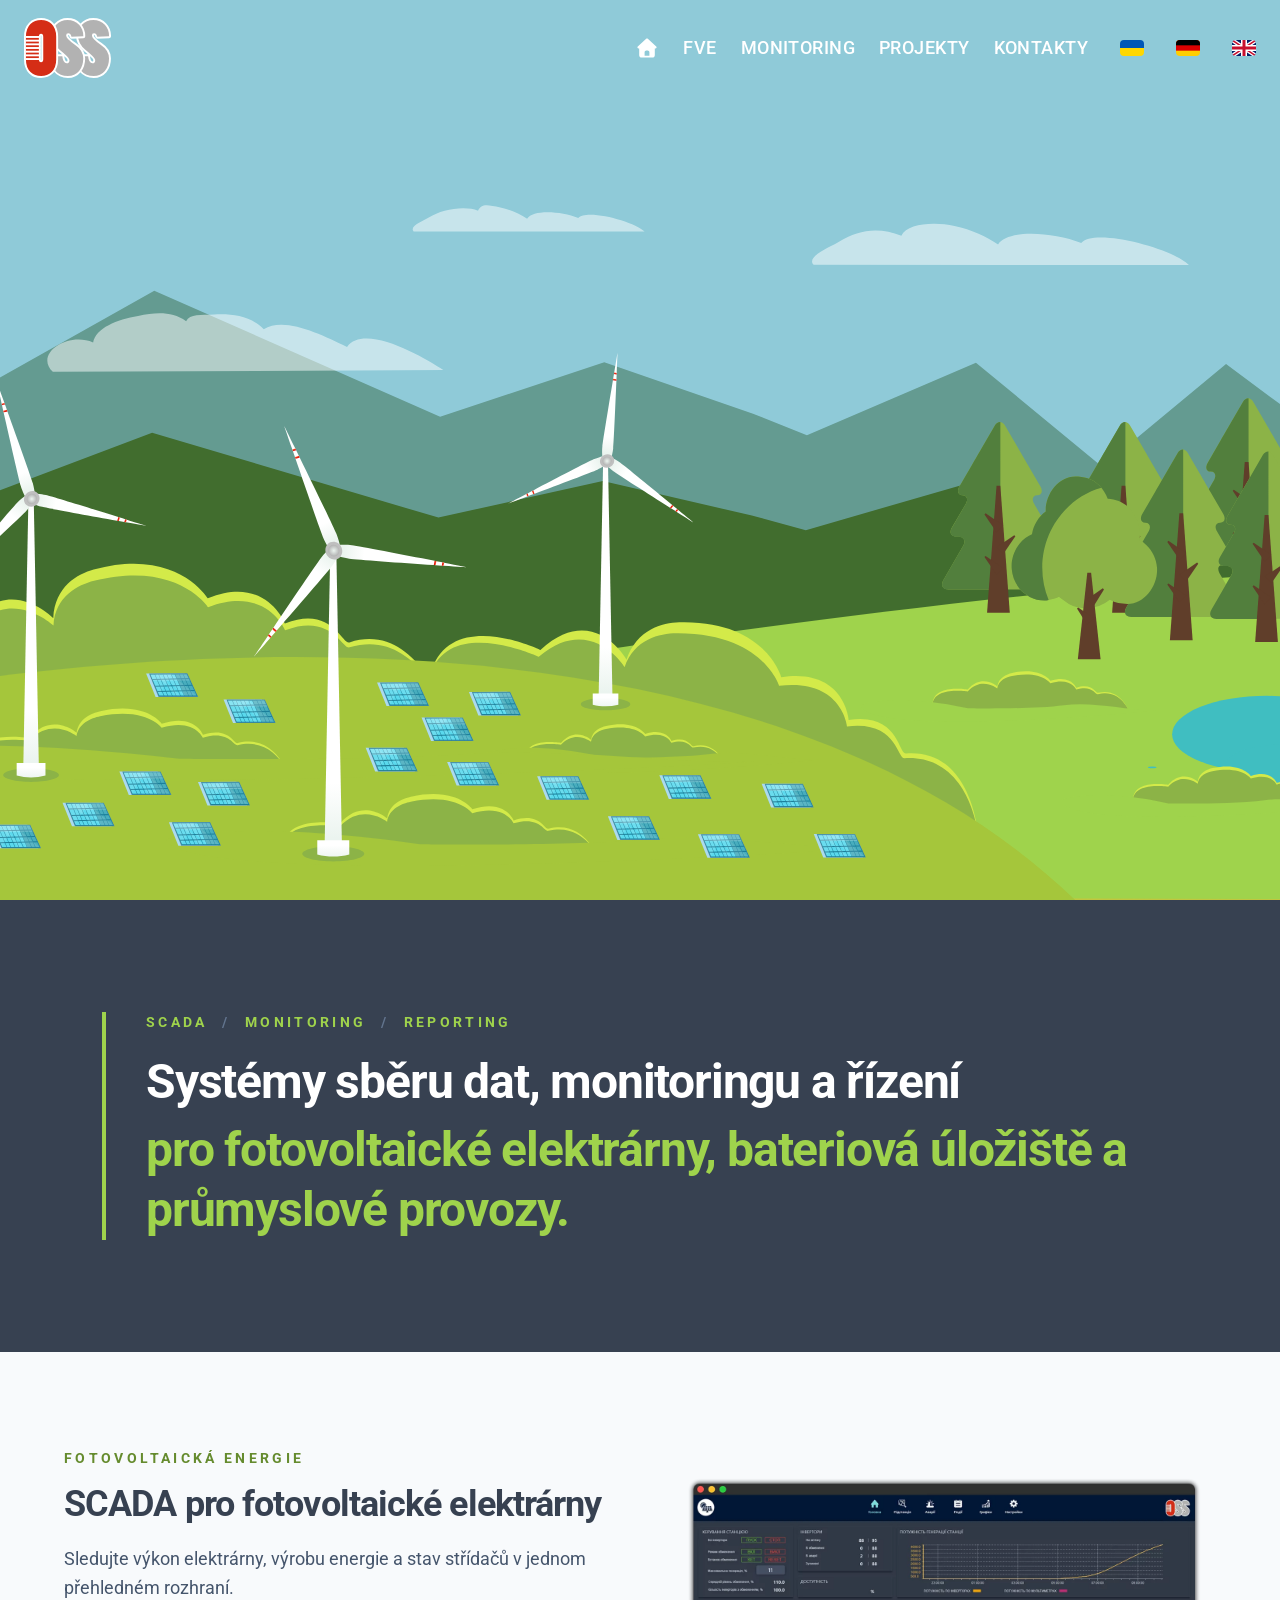
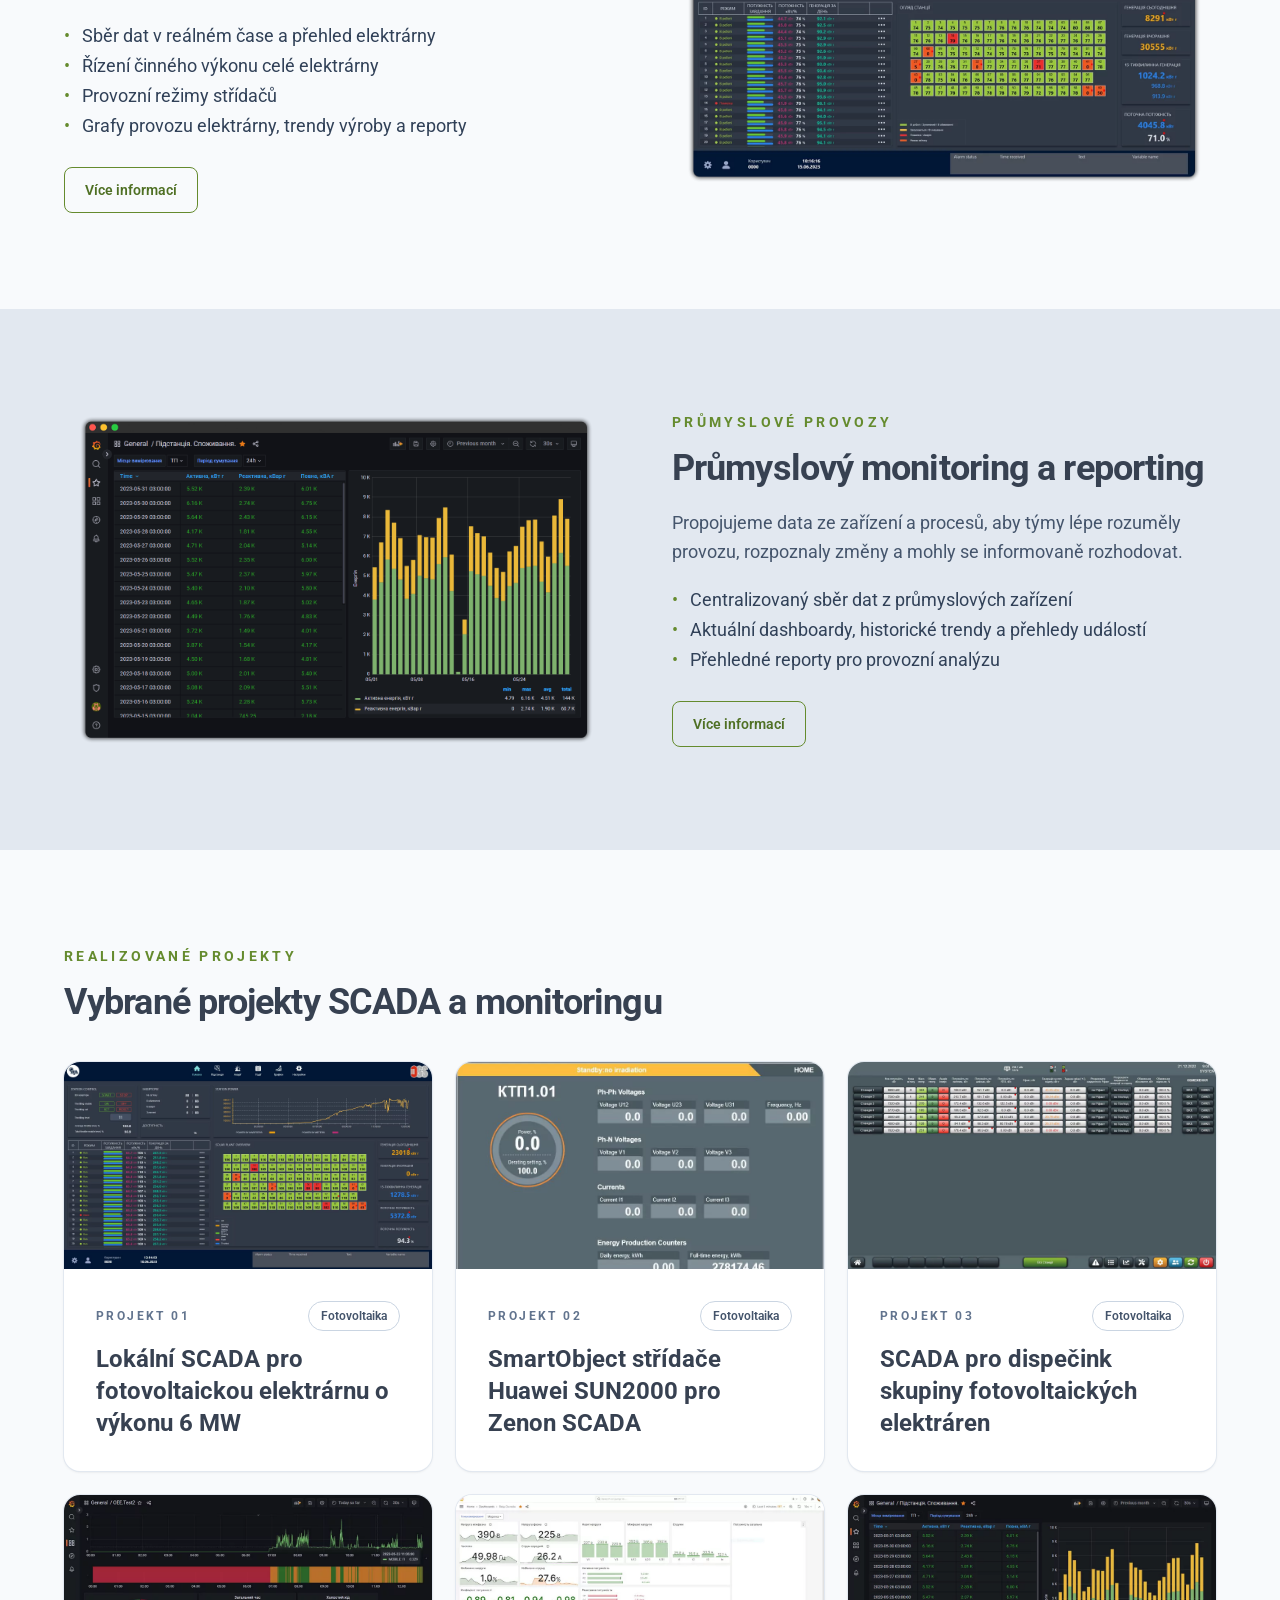
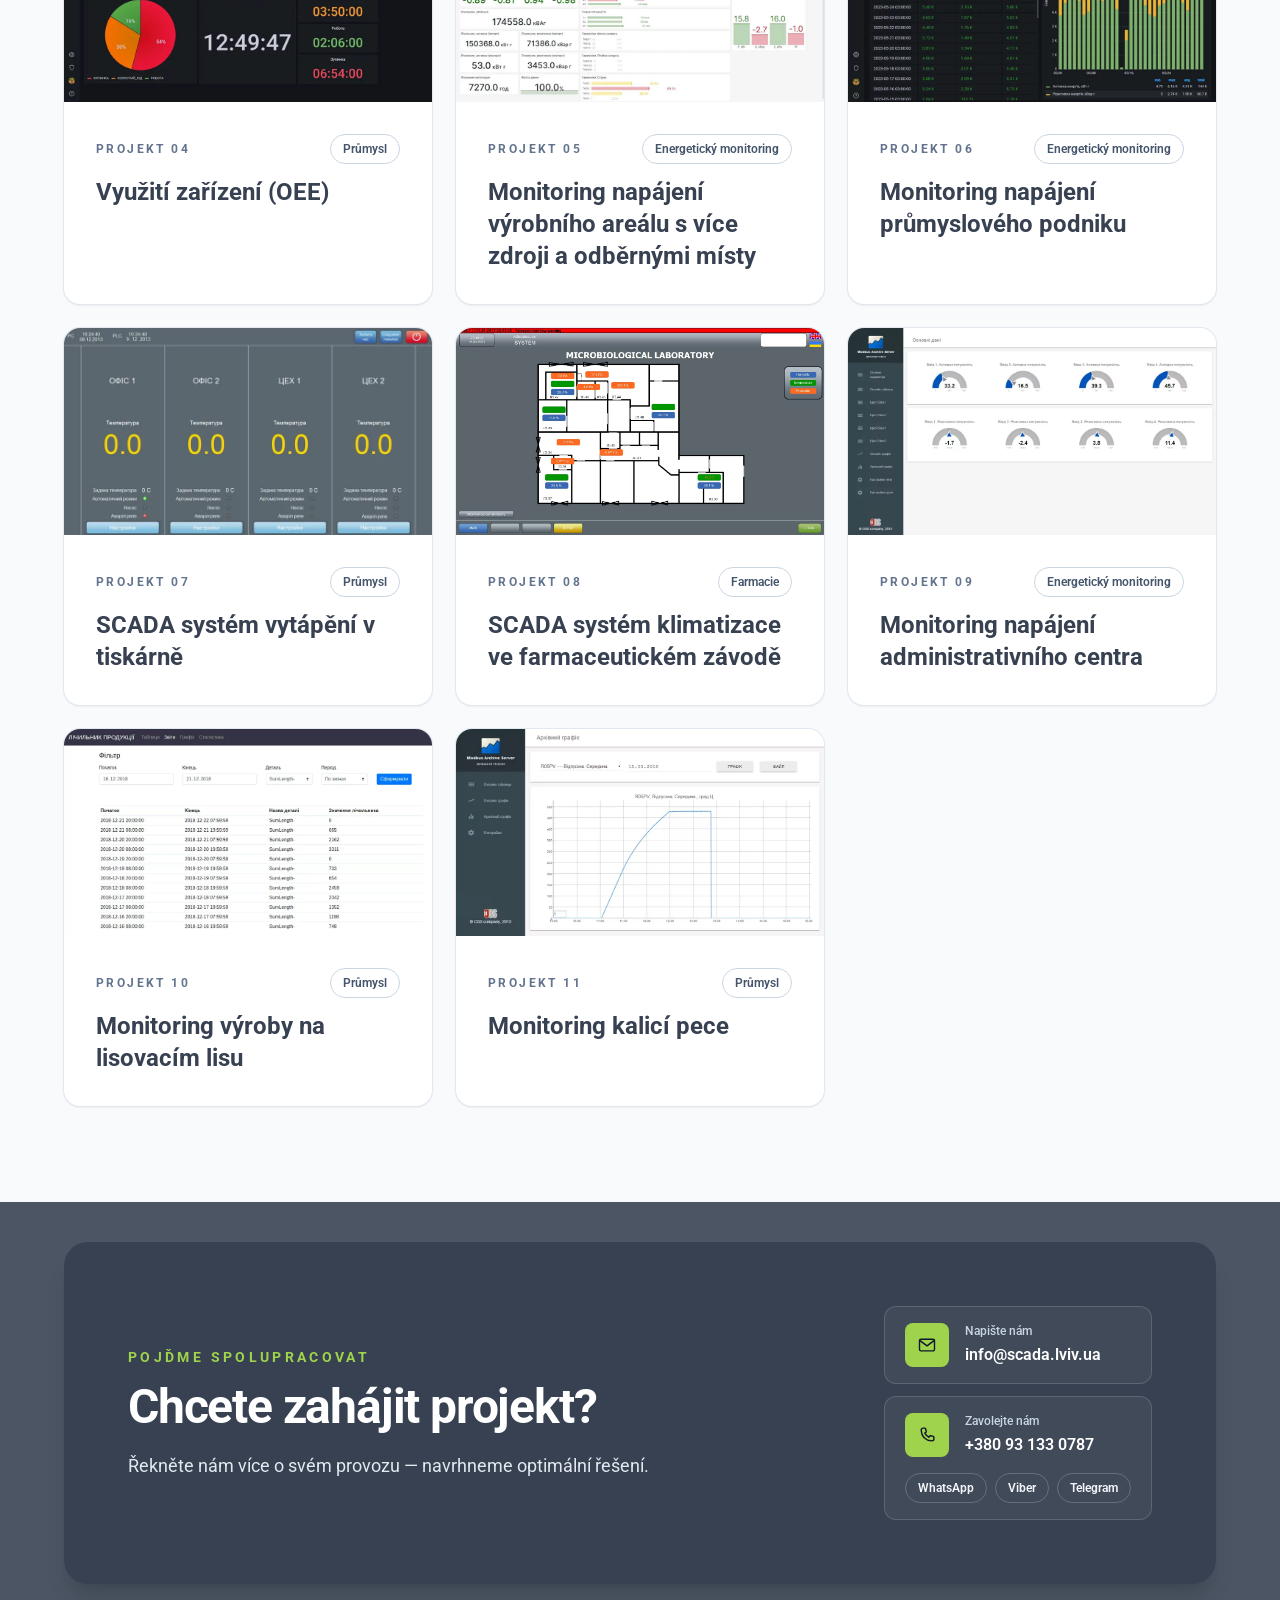
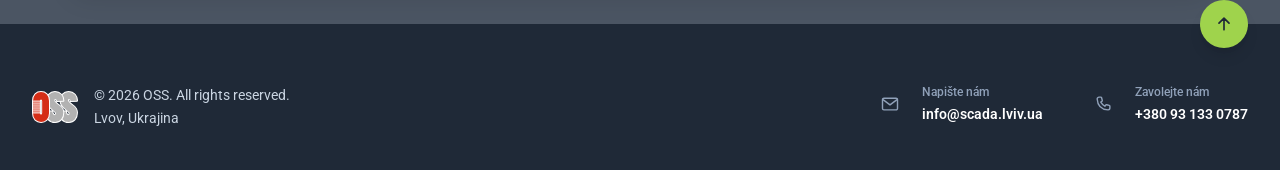
<file: cs/index.html>
<!DOCTYPE html>

<html lang="cs">
<head>
<meta charset="utf-8"/>
<meta content="width=device-width, initial-scale=1" name="viewport"/>
<meta content="#0f172a" name="theme-color"/>
<title>SCADA a energetický monitoring | OSS Lvov</title>
<meta content="OSS navrhuje a implementuje systémy SCADA, dispečink fotovoltaických elektráren a průmyslový energetický monitoring. Lvov, Ukrajina." name="description"/>
<meta content="index, follow, max-image-preview:large" name="robots"/>
<link href="https://scada.lviv.ua/cs/" rel="canonical"/>
<meta content="website" property="og:type"/>
<meta content="cs_CZ" property="og:locale"/>
<meta content="Outsourcing SCADA Solutions" property="og:site_name"/>
<meta content="SCADA a energetický monitoring | OSS Lvov" property="og:title"/>
<meta content="OSS navrhuje a implementuje systémy SCADA, dispečink fotovoltaických elektráren a průmyslový energetický monitoring. Lvov, Ukrajina." property="og:description"/>
<meta content="https://scada.lviv.ua/cs/" property="og:url"/>
<meta content="https://scada.lviv.ua/assets/images/Project01/Solar08.jpg.webp" property="og:image"/>
<meta content="Fotovoltaická elektrárna monitorovaná systémem SCADA od OSS" property="og:image:alt"/>
<meta content="summary_large_image" name="twitter:card"/>
<meta content="SCADA a energetický monitoring | OSS Lvov" name="twitter:title"/>
<meta content="OSS navrhuje a implementuje systémy SCADA, dispečink fotovoltaických elektráren a průmyslový energetický monitoring. Lvov, Ukrajina." name="twitter:description"/>
<meta content="https://scada.lviv.ua/assets/images/Project01/Solar08.jpg.webp" name="twitter:image"/>
<script type="application/ld+json">{
  "@context": "https://schema.org",
  "@type": "Organization",
  "name": "Outsourcing SCADA Solutions",
  "alternateName": "OSS",
  "url": "https://scada.lviv.ua/",
  "logo": "https://scada.lviv.ua/assets/images/osslogo.svg",
  "description": "OSS navrhuje a implementuje systémy SCADA, dispečink fotovoltaických elektráren a průmyslový energetický monitoring. Lvov, Ukrajina.",
  "email": "info@scada.lviv.ua",
  "telephone": "+380931330787",
  "address": {
    "@type": "PostalAddress",
    "addressLocality": "Lvov",
    "addressCountry": "UA"
  }
}</script>
<script async="" src="https://www.googletagmanager.com/gtag/js?id=G-HJZBJC6Z9M"></script>
<script>
      window.dataLayer = window.dataLayer || [];
      function gtag(){window.dataLayer.push(arguments);}
      gtag('js', new Date());
      gtag('config', 'G-HJZBJC6Z9M');
    </script>
<link href="../assets/images/favicon.png" rel="icon" type="image/png"/>
<link href="../assets/css/tailwind.css" rel="stylesheet"/>
<link href="https://scada.lviv.ua/cs/" hreflang="en" rel="alternate"/><link href="https://scada.lviv.ua/uk/" hreflang="uk" rel="alternate"/><link href="https://scada.lviv.ua/cs/" hreflang="cs" rel="alternate"/><link href="https://scada.lviv.ua/de/" hreflang="de" rel="alternate"/><link href="https://scada.lviv.ua/cs/" hreflang="x-default" rel="alternate"/></head>
<body class="min-h-screen bg-slate-50 font-sans text-slate-800 antialiased">
<nav aria-label="Hlavní nabídka" class="site-nav fixed inset-x-0 top-0 z-50 text-white">
<div class="site-nav-inner mx-auto flex max-w-7xl items-center justify-between gap-3 px-4 sm:px-6">
<a aria-label="Domů" class="shrink-0" href="https://scada.lviv.ua/cs/">
<img alt="OSS logo" class="site-nav-logo w-auto" height="40" src="../assets/images/osslogo.svg" width="58"/>
</a>
<button aria-controls="site-menu" aria-expanded="false" aria-label="Відкрити меню" class="menu-toggle" type="button">
<svg aria-hidden="true" class="menu-toggle-icon" viewbox="0 0 24 24">
<path d="M4 6h16M4 12h16M4 18h16" fill="none" stroke="currentColor" stroke-linecap="round" stroke-width="2"></path>
</svg>
</button>
<ul class="site-menu flex items-center gap-3 text-[0.8125rem] font-medium tracking-wide sm:gap-6 sm:text-[1.09375rem]" id="site-menu">
<li>
<a class="menu-link transition-opacity hover:opacity-75" href="#home">
<svg aria-hidden="true" class="home-icon" viewbox="0 0 640 640">
<path d="M341.8 72.6C329.5 61.2 310.5 61.2 298.3 72.6L74.3 280.6C64.7 289.6 61.5 303.5 66.3 315.7C71.1 327.9 82.8 336 96 336L112 336L112 512C112 547.3 140.7 576 176 576L464 576C499.3 576 528 547.3 528 512L528 336L544 336C557.2 336 569 327.9 573.8 315.7C578.6 303.5 575.4 289.5 565.8 280.6L341.8 72.6zM304 384L336 384C362.5 384 384 405.5 384 432L384 528L256 528L256 432C256 405.5 277.5 384 304 384z" fill="currentColor"></path>
</svg>
<span class="home-label">DOMŮ</span>
</a>
</li>
<li><a class="menu-link whitespace-nowrap transition-opacity hover:opacity-75" href="#pv-stations">FVE</a></li>
<li><a class="menu-link whitespace-nowrap transition-opacity hover:opacity-75" href="#monitoring">MONITORING</a></li>
<li><a class="menu-link whitespace-nowrap transition-opacity hover:opacity-75" href="#projects">PROJEKTY</a></li>
<li><a class="menu-link whitespace-nowrap transition-opacity hover:opacity-75" href="#contacts">KONTAKTY</a></li>
<li class="language-options ml-1 sm:ml-2">
<ul class="language-options-list">
<li>
<a aria-label="Українська версія сайту" class="menu-link" href="/uk/" title="Українська">
<svg aria-hidden="true" class="h-4 w-6 rounded-sm" role="img" viewbox="0 0 24 16">
<rect fill="#0057B7" height="8" width="24"></rect>
<rect fill="#FFD700" height="8" width="24" y="8"></rect>
</svg>
</a>
</li>

<li>
<a aria-label="Deutsche Website" class="menu-link" href="/de/" title="Deutsch">
<svg aria-hidden="true" class="h-4 w-6 rounded-sm" role="img" viewbox="0 0 24 16">
<rect fill="#FFCE00" height="16" width="24"></rect>
<rect fill="#DD0000" height="10.67" width="24"></rect>
<rect fill="#000000" height="5.33" width="24"></rect>
</svg>
</a>
</li>
<li><a aria-label="Anglická verze webu" class="menu-link" href="/" title="English">
<svg aria-hidden="true" class="h-4 w-6 rounded-sm" role="img" viewbox="0 0 24 16">
<rect fill="#012169" height="16" width="24"></rect>
<path d="M0 0L24 16M24 0L0 16" stroke="#fff" stroke-width="4"></path>
<path d="M0 0L24 16M24 0L0 16" stroke="#C8102E" stroke-width="1.5"></path>
<path d="M12 0V16M0 8H24" stroke="#fff" stroke-width="6"></path>
<path d="M12 0V16M0 8H24" stroke="#C8102E" stroke-width="3"></path>
</svg>
</a></li></ul>
</li>
</ul>
</div>
</nav>
<header class="page-banner flex h-dvh items-center justify-center px-6 pb-8 pt-20" id="home">
</header>
<section aria-labelledby="core-message" class="bg-[#374151] px-6 py-20 text-white sm:py-28">
<div class="mx-auto max-w-6xl translate-x-5 border-l-4 border-[#9FD34C] pl-6 sm:translate-x-[38px] sm:pl-10">
<p class="mb-5 text-xs font-bold uppercase tracking-[0.24em] text-[#9FD34C] sm:text-sm">
          SCADA <span aria-hidden="true" class="px-2 text-slate-500">/</span> Monitoring <span aria-hidden="true" class="px-2 text-slate-500">/</span> REPORTING
        </p>
<h1 class="max-w-5xl text-3xl font-bold leading-tight tracking-tight sm:text-4xl lg:text-5xl" id="core-message">
          Systémy sběru dat, monitoringu a řízení
          <span class="mt-2 block text-[#9FD34C]">pro fotovoltaické elektrárny, bateriová úložiště a průmyslové provozy.</span>
</h1>
</div>
</section>
<section aria-labelledby="pv-stations-title" class="bg-slate-50 px-6 py-20 sm:py-24" id="pv-stations">
<div class="mx-auto grid max-w-6xl items-center gap-10 lg:grid-cols-2 lg:gap-16">
<div>
<p class="mb-4 text-xs font-bold uppercase tracking-[0.24em] text-[#658b2e] sm:text-sm">Fotovoltaická energie</p>
<h2 class="text-3xl font-bold tracking-tight text-[#374151] sm:text-4xl" id="pv-stations-title">
            SCADA pro fotovoltaické elektrárny
          </h2>
<p class="mt-5 text-base leading-relaxed text-slate-600 sm:text-lg">Sledujte výkon elektrárny, výrobu energie a stav střídačů v jednom přehledném rozhraní.</p>
<ul class="mt-6 space-y-3 text-base leading-none text-slate-700 sm:text-lg">
<li class="flex gap-3"><span aria-hidden="true" class="text-[#658b2e]">•</span><span>Sběr dat v reálném čase a přehled elektrárny</span></li>
<li class="flex gap-3"><span aria-hidden="true" class="text-[#658b2e]">•</span><span>Řízení činného výkonu celé elektrárny</span></li>
<li class="flex gap-3"><span aria-hidden="true" class="text-[#658b2e]">•</span><span>Provozní režimy střídačů</span></li>
<li class="flex gap-3"><span aria-hidden="true" class="text-[#658b2e]">•</span><span>Grafy provozu elektrárny, trendy výroby a reporty</span></li>
</ul>
<button class="mt-8 inline-flex items-center rounded-lg border border-[#658b2e] px-5 py-3 text-sm font-semibold text-[#4f7024] transition-colors hover:bg-[#658b2e] hover:text-white focus-visible:outline-2 focus-visible:outline-offset-4 focus-visible:outline-[#658b2e]" data-dialog-target="pv-scada-dialog" type="button">
            Více informací
          </button>
</div>
<img alt="SCADA dashboard for monitoring a solar power plant" class="w-full" height="850" loading="lazy" src="../assets/images/scada1-1.png.webp" width="1400"/>
</div>
</section>
<section aria-labelledby="industrial-monitoring-title" class="bg-slate-200 px-6 py-20 sm:py-24" id="monitoring">
<div class="mx-auto grid max-w-6xl items-center gap-10 lg:grid-cols-2 lg:gap-16">
<img alt="Industrial monitoring dashboard with energy trends and reports" class="order-2 w-full lg:order-1" height="900" loading="lazy" src="../assets/images/grafana3-screenshot.png.webp" width="1400"/>
<div class="order-1 lg:order-2">
<p class="mb-4 text-xs font-bold uppercase tracking-[0.24em] text-[#658b2e] sm:text-sm">Průmyslové provozy</p>
<h2 class="text-3xl font-bold tracking-tight text-[#374151] sm:text-4xl" id="industrial-monitoring-title">
            Průmyslový monitoring a reporting
          </h2>
<p class="mt-5 text-base leading-relaxed text-slate-600 sm:text-lg">Propojujeme data ze zařízení a procesů, aby týmy lépe rozuměly provozu, rozpoznaly změny a mohly se informovaně rozhodovat.</p>
<ul class="mt-6 space-y-3 text-base leading-none text-slate-700 sm:text-lg">
<li class="flex gap-3"><span aria-hidden="true" class="text-[#658b2e]">•</span><span>Centralizovaný sběr dat z průmyslových zařízení</span></li>
<li class="flex gap-3"><span aria-hidden="true" class="text-[#658b2e]">•</span><span>Aktuální dashboardy, historické trendy a přehledy událostí</span></li>
<li class="flex gap-3"><span aria-hidden="true" class="text-[#658b2e]">•</span><span>Přehledné reporty pro provozní analýzu</span></li>
</ul>
<button class="mt-8 inline-flex items-center rounded-lg border border-[#658b2e] px-5 py-3 text-sm font-semibold text-[#4f7024] transition-colors hover:bg-[#658b2e] hover:text-white focus-visible:outline-2 focus-visible:outline-offset-4 focus-visible:outline-[#658b2e]" data-dialog-target="industrial-monitoring-dialog" type="button">
            Více informací
          </button>
</div>
</div>
</section>
<section aria-labelledby="projects-title" class="bg-slate-50 px-6 py-20 sm:py-24" id="projects">
<div class="mx-auto max-w-6xl">
<p class="mb-4 text-xs font-bold uppercase tracking-[0.24em] text-[#658b2e] sm:text-sm">Realizované projekty</p>
<h2 class="max-w-3xl text-3xl font-bold tracking-tight text-[#374151] sm:text-4xl" id="projects-title">
          Vybrané projekty SCADA a monitoringu
        </h2>
<div class="mt-10 grid gap-6 sm:grid-cols-2 lg:grid-cols-3" id="project-grid">
<article class="overflow-hidden rounded-2xl bg-white shadow-sm ring-1 ring-slate-200">
<img alt="Dashboard elektrárny a ovládání" class="aspect-video w-full object-cover" loading="lazy" src="../assets/images/Project01/Solar02.jpg.webp"/>
<div class="p-6 sm:p-8">
<div class="flex items-center justify-between gap-3">
<p class="text-xs font-bold uppercase tracking-[0.2em] text-slate-500" data-project-number="">Projekt 01</p>
<span class="inline-flex shrink-0 rounded-full border border-slate-300 px-3 py-1.5 text-xs font-semibold text-slate-600">Fotovoltaika</span>
</div>
<h3 class="mt-3 text-xl font-bold text-[#374151] sm:text-2xl">
<button class="text-left transition-colors hover:text-[#4f7024] focus-visible:rounded-sm focus-visible:outline-2 focus-visible:outline-offset-4 focus-visible:outline-[#658b2e]" data-dialog-target="project-pv-dialog" type="button">
                  Lokální SCADA pro fotovoltaickou elektrárnu o výkonu 6 MW
                </button>
</h3>
</div>
</article>
<article class="overflow-hidden rounded-2xl bg-white shadow-sm ring-1 ring-slate-200">
<img alt="Přehled aktuálních elektrických parametrů střídače" class="project-card-image aspect-video w-full object-cover" loading="lazy" src="../assets/images/Project02/Huawei.00.jpg.webp"/>
<div class="p-6 sm:p-8"><div class="flex items-center justify-between gap-3"><p class="text-xs font-bold uppercase tracking-[0.2em] text-slate-500">Projekt 02</p><span class="inline-flex shrink-0 rounded-full border border-slate-300 px-3 py-1.5 text-xs font-semibold text-slate-600">Fotovoltaika</span></div><h3 class="mt-3 text-xl font-bold text-[#374151] sm:text-2xl"><button class="text-left transition-colors hover:text-[#4f7024] focus-visible:rounded-sm focus-visible:outline-2 focus-visible:outline-offset-4 focus-visible:outline-[#658b2e]" data-dialog-target="project-huawei-dialog" type="button">SmartObject střídače Huawei SUN2000 pro Zenon SCADA</button></h3></div>
</article>
<article class="overflow-hidden rounded-2xl bg-white shadow-sm ring-1 ring-slate-200">
<img alt="Centrální přehled fotovoltaických elektráren" class="aspect-video w-full object-cover" loading="lazy" src="../assets/images/Project03/CE.00.jpg.webp"/>
<div class="p-6 sm:p-8"><div class="flex items-center justify-between gap-3"><p class="text-xs font-bold uppercase tracking-[0.2em] text-slate-500">Projekt 03</p><span class="inline-flex shrink-0 rounded-full border border-slate-300 px-3 py-1.5 text-xs font-semibold text-slate-600">Fotovoltaika</span></div><h3 class="mt-3 text-xl font-bold text-[#374151] sm:text-2xl"><button class="text-left transition-colors hover:text-[#4f7024] focus-visible:rounded-sm focus-visible:outline-2 focus-visible:outline-offset-4 focus-visible:outline-[#658b2e]" data-dialog-target="project-dispatch-dialog" type="button">SCADA pro dispečink skupiny fotovoltaických elektráren</button></h3></div>
</article>
<article class="overflow-hidden rounded-2xl bg-white shadow-sm ring-1 ring-slate-200">
<img alt="Dashboard využití zařízení" class="aspect-video w-full object-cover" loading="lazy" src="../assets/images/Project04/Vodalend_OEE_00.jpg.webp"/>
<div class="p-6 sm:p-8"><div class="flex items-center justify-between gap-3"><p class="text-xs font-bold uppercase tracking-[0.2em] text-slate-500">Projekt 04</p><span class="inline-flex shrink-0 rounded-full border border-slate-300 px-3 py-1.5 text-xs font-semibold text-slate-600">Průmysl</span></div><h3 class="mt-3 text-xl font-bold text-[#374151] sm:text-2xl"><button class="text-left transition-colors hover:text-[#4f7024] focus-visible:rounded-sm focus-visible:outline-2 focus-visible:outline-offset-4 focus-visible:outline-[#658b2e]" data-dialog-target="project-oee-dialog" type="button">Využití zařízení (OEE)</button></h3></div>
</article>
<article class="overflow-hidden rounded-2xl bg-white shadow-sm ring-1 ring-slate-200">
<img alt="Přehled elektrických měření" class="aspect-video w-full object-cover" loading="lazy" src="../assets/images/Project05/Baza00.jpg.webp"/>
<div class="p-6 sm:p-8"><div class="flex items-center justify-between gap-3"><p class="text-xs font-bold uppercase tracking-[0.2em] text-slate-500">Projekt 05</p><span class="inline-flex shrink-0 rounded-full border border-slate-300 px-3 py-1.5 text-xs font-semibold text-slate-600">Energetický monitoring</span></div><h3 class="mt-3 text-xl font-bold text-[#374151] sm:text-2xl"><button class="text-left transition-colors hover:text-[#4f7024] focus-visible:rounded-sm focus-visible:outline-2 focus-visible:outline-offset-4 focus-visible:outline-[#658b2e]" data-dialog-target="project-power-monitoring-dialog" type="button">Monitoring napájení výrobního areálu s více zdroji a odběrnými místy</button></h3></div>
</article>
<article class="overflow-hidden rounded-2xl bg-white shadow-sm ring-1 ring-slate-200">
<img alt="Report spotřeby energie" class="aspect-video w-full object-cover" loading="lazy" src="../assets/images/Project06/VD_Energy_00.jpg.webp"/>
<div class="p-6 sm:p-8"><div class="flex items-center justify-between gap-3"><p class="text-xs font-bold uppercase tracking-[0.2em] text-slate-500">Projekt 06</p><span class="inline-flex shrink-0 rounded-full border border-slate-300 px-3 py-1.5 text-xs font-semibold text-slate-600">Energetický monitoring</span></div><h3 class="mt-3 text-xl font-bold text-[#374151] sm:text-2xl"><button class="text-left transition-colors hover:text-[#4f7024] focus-visible:rounded-sm focus-visible:outline-2 focus-visible:outline-offset-4 focus-visible:outline-[#658b2e]" data-dialog-target="project-industry-power-dialog" type="button">Monitoring napájení průmyslového podniku</button></h3></div>
</article>
<article class="overflow-hidden rounded-2xl bg-white shadow-sm ring-1 ring-slate-200">
<img alt="Přehled systému vytápění" class="project-card-image aspect-video w-full object-cover" loading="lazy" src="../assets/images/Project07/Elgraph.01.png.webp"/>
<div class="p-6 sm:p-8"><div class="flex items-center justify-between gap-3"><p class="text-xs font-bold uppercase tracking-[0.2em] text-slate-500">Projekt 07</p><span class="inline-flex shrink-0 rounded-full border border-slate-300 px-3 py-1.5 text-xs font-semibold text-slate-600">Průmysl</span></div><h3 class="mt-3 text-xl font-bold text-[#374151] sm:text-2xl"><button class="text-left transition-colors hover:text-[#4f7024] focus-visible:rounded-sm focus-visible:outline-2 focus-visible:outline-offset-4 focus-visible:outline-[#658b2e]" data-dialog-target="project-heating-dialog" type="button">SCADA systém vytápění v tiskárně</button></h3></div>
</article>
<article class="overflow-hidden rounded-2xl bg-white shadow-sm ring-1 ring-slate-200">
<img alt="Přehled monitoringu klimatu" class="aspect-video w-full object-cover" loading="lazy" src="../assets/images/Project08/PF01.jpg.webp"/>
<div class="p-6 sm:p-8"><div class="flex items-center justify-between gap-3"><p class="text-xs font-bold uppercase tracking-[0.2em] text-slate-500">Projekt 08</p><span class="inline-flex shrink-0 rounded-full border border-slate-300 px-3 py-1.5 text-xs font-semibold text-slate-600">Farmacie</span></div><h3 class="mt-3 text-xl font-bold text-[#374151] sm:text-2xl"><button class="text-left transition-colors hover:text-[#4f7024] focus-visible:rounded-sm focus-visible:outline-2 focus-visible:outline-offset-4 focus-visible:outline-[#658b2e]" data-dialog-target="project-pharma-climate-dialog" type="button">SCADA systém klimatizace ve farmaceutickém závodě</button></h3></div>
</article>
<article class="overflow-hidden rounded-2xl bg-white shadow-sm ring-1 ring-slate-200">
<img alt="Dashboard monitoringu napájení" class="aspect-video w-full object-cover" loading="lazy" src="../assets/images/Project11/GL_01.jpg.webp"/>
<div class="p-6 sm:p-8"><div class="flex items-center justify-between gap-3"><p class="text-xs font-bold uppercase tracking-[0.2em] text-slate-500">Projekt 09</p><span class="inline-flex shrink-0 rounded-full border border-slate-300 px-3 py-1.5 text-xs font-semibold text-slate-600">Energetický monitoring</span></div><h3 class="mt-3 text-xl font-bold text-[#374151] sm:text-2xl"><button class="text-left transition-colors hover:text-[#4f7024] focus-visible:rounded-sm focus-visible:outline-2 focus-visible:outline-offset-4 focus-visible:outline-[#658b2e]" data-dialog-target="project-office-center-dialog" type="button">Monitoring napájení administrativního centra</button></h3></div>
</article>
<article class="overflow-hidden rounded-2xl bg-white shadow-sm ring-1 ring-slate-200">
<img alt="Přehled monitoringu výroby" class="aspect-video w-full object-cover" loading="lazy" src="../assets/images/Project10/AKO_00.jpg.webp"/>
<div class="p-6 sm:p-8"><div class="flex items-center justify-between gap-3"><p class="text-xs font-bold uppercase tracking-[0.2em] text-slate-500">Projekt 10</p><span class="inline-flex shrink-0 rounded-full border border-slate-300 px-3 py-1.5 text-xs font-semibold text-slate-600">Průmysl</span></div><h3 class="mt-3 text-xl font-bold text-[#374151] sm:text-2xl"><button class="text-left transition-colors hover:text-[#4f7024] focus-visible:rounded-sm focus-visible:outline-2 focus-visible:outline-offset-2 focus-visible:outline-[#658b2e]" data-dialog-target="project-stamping-press-dialog" type="button">Monitoring výroby na lisovacím lisu</button></h3></div>
</article>
<article class="overflow-hidden rounded-2xl bg-white shadow-sm ring-1 ring-slate-200">
<img alt="Historický teplotní trend" class="aspect-video w-full object-cover" loading="lazy" src="../assets/images/Project09/KRT_01.jpg.webp"/>
<div class="p-6 sm:p-8"><div class="flex items-center justify-between gap-3"><p class="text-xs font-bold uppercase tracking-[0.2em] text-slate-500">Projekt 11</p><span class="inline-flex shrink-0 rounded-full border border-slate-300 px-3 py-1.5 text-xs font-semibold text-slate-600">Průmysl</span></div><h3 class="mt-3 text-xl font-bold text-[#374151] sm:text-2xl"><button class="text-left transition-colors hover:text-[#4f7024] focus-visible:rounded-sm focus-visible:outline-2 focus-visible:outline-offset-2 focus-visible:outline-[#658b2e]" data-dialog-target="project-furnace-dialog" type="button">Monitoring kalicí pece</button></h3></div>
</article>
</div>
</div>
</section>
<dialog aria-labelledby="pv-scada-dialog-title" class="service-dialog m-auto max-h-[calc(100dvh-2rem)] w-[calc(100%-2rem)] max-w-5xl overflow-y-auto rounded-2xl border-0 bg-slate-50 p-0 text-slate-800 shadow-2xl" id="pv-scada-dialog">
<div class="sticky top-0 z-10 flex justify-end bg-slate-50 px-4 pt-4 sm:px-8">
<button aria-label="Zavřít podrobnosti" class="service-dialog-close grid size-11 place-items-center rounded-full text-slate-600 transition-colors hover:bg-slate-200 hover:text-slate-900 focus-visible:outline-2 focus-visible:outline-offset-2 focus-visible:outline-[#658b2e]" type="button">
<svg aria-hidden="true" class="size-5" fill="none" viewbox="0 0 24 24">
<path d="m6 6 12 12M18 6 6 18" stroke="currentColor" stroke-linecap="round" stroke-width="2"></path>
</svg>
</button>
</div>
<div class="px-6 pb-6 sm:px-10 sm:pb-10">
<header>
<p class="mb-3 text-xs font-bold uppercase tracking-[0.24em] text-[#658b2e] sm:text-sm">Fotovoltaická energie</p>
<h2 class="max-w-3xl text-2xl font-bold tracking-tight text-[#374151] sm:text-4xl" id="pv-scada-dialog-title">SCADA pro fotovoltaické elektrárny</h2>
<p class="mt-5 max-w-4xl text-base leading-relaxed text-slate-600 sm:text-lg">S rostoucím počtem a výkonem solárních elektráren je správa různých střídačů a dalších zařízení pomocí samostatných nástrojů výrobců stále složitější. Vzdálené monitorovací platformy mohou být navíc závislé na připojení k internetu.</p>
<p class="mt-4 max-w-4xl text-base leading-relaxed text-slate-600 sm:text-lg">U středních a velkých elektráren spojuje lokální SCADA monitoring a řízení celé elektrárny do jednoho systému. Při vhodných provozních podmínkách se investice může vrátit během prvních týdnů či měsíců provozu.</p>
</header>
<section aria-labelledby="zenon-platform-title" class="mt-8 rounded-2xl bg-[#374151] p-6 text-white sm:p-8">
<div class="flex flex-col gap-5 sm:flex-row sm:items-center sm:justify-between">
<div>
<p class="text-xs font-bold uppercase tracking-[0.2em] text-[#9FD34C]">Naše platforma</p>
<h3 class="mt-2 text-xl font-bold sm:text-2xl" id="zenon-platform-title">COPA-DATA zenon</h3>
<p class="mt-2 max-w-2xl text-sm leading-relaxed text-slate-200 sm:text-base">Zenon používáme jako hlavní platformu pro tvorbu otevřených energetických aplikací založených na standardech.</p>
</div>
<div class="flex flex-wrap items-center gap-3">
<img alt="COPA-DATA logo" class="h-14 w-52 rounded-lg bg-white px-3 py-2 object-contain" height="160" loading="lazy" src="../assets/images/copa-data-vector-logo2.svg" width="652"/>
<a class="inline-flex min-h-11 shrink-0 items-center justify-center rounded-lg border border-white/30 px-4 py-2 text-sm font-semibold text-white transition-colors hover:border-[#9FD34C] hover:text-[#9FD34C] focus-visible:outline-2 focus-visible:outline-offset-4 focus-visible:outline-[#9FD34C]" href="https://www.copadata.com/" rel="noopener noreferrer" target="_blank">
                Navštívit COPA-DATA
                <span aria-hidden="true" class="ml-2">↗</span>
</a>
</div>
</div>
<div class="mt-6 border-t border-white/15 pt-5">
<h4 class="text-xs font-bold uppercase tracking-[0.18em] text-slate-300">Klíčová odvětví</h4>
<ul class="mt-3 flex flex-wrap gap-2">
<li class="rounded-full border border-white/20 px-3 py-1.5 text-sm">Potravinářství a nápoje</li>
<li class="rounded-full border border-white/20 px-3 py-1.5 text-sm">Energetika a infrastruktura</li>
<li class="rounded-full border border-white/20 px-3 py-1.5 text-sm">Farmacie</li>
<li class="rounded-full border border-white/20 px-3 py-1.5 text-sm">Automobilový průmysl</li>
</ul>
</div>
<div aria-labelledby="energy-protocols-title" class="mt-6 border-t border-white/15 pt-5">
<p class="text-xs font-bold uppercase tracking-[0.2em] text-[#9FD34C]">Otevřené standardy</p>
<h4 class="mt-2 text-lg font-bold sm:text-xl" id="energy-protocols-title">Integrace energetických systémů</h4>
<p class="mt-3 max-w-3xl text-sm leading-relaxed text-slate-200 sm:text-base">Zenon podporuje běžné energetické protokoly pro integraci zařízení elektrárny a externích systémů.</p>
<ul class="mt-5 grid gap-3 sm:grid-cols-2 lg:grid-cols-3">
<li class="rounded-xl border border-white/15 bg-white/5 px-4 py-3 text-sm font-semibold text-slate-100">Modbus / SunSpec</li>
<li class="rounded-xl border border-white/15 bg-white/5 px-4 py-3 text-sm font-semibold text-slate-100">DNP3</li>
<li class="rounded-xl border border-white/15 bg-white/5 px-4 py-3 text-sm font-semibold text-slate-100">MQTT</li>
<li class="rounded-xl border border-white/15 bg-white/5 px-4 py-3 text-sm font-semibold text-slate-100">IEC 60870-5 (101/103/104)</li>
<li class="rounded-xl border border-white/15 bg-white/5 px-4 py-3 text-sm font-semibold text-slate-100">IEC 61850</li>
<li class="rounded-xl border border-white/15 bg-white/5 px-4 py-3 text-sm font-semibold text-slate-100">GOOSE</li>
</ul>
</div>
</section>
<section aria-label="Plant integration and local SCADA benefits" class="mt-10 grid gap-8 lg:grid-cols-2">
<div>
<p class="text-xs font-bold uppercase tracking-[0.2em] text-[#658b2e]">Zkušenosti se zařízeními různých výrobců</p>
<h3 class="mt-2 text-xl font-bold text-[#374151] sm:text-2xl">Jeden systém pro celou elektrárnu</h3>
<p class="mt-3 text-base leading-relaxed text-slate-600">Máme zkušenosti s integrací elektráren se střídači Huawei a Fronius, zařízeními Schneider Electric i méně obvyklými značkami střídačů.</p>
<ul aria-label="Supported inverter manufacturers" class="mt-5 flex flex-wrap items-end gap-x-5 gap-y-4">
<li>
<figure class="flex flex-col items-center gap-1">
<img alt="Huawei" class="h-16 w-28 object-contain" height="240" loading="lazy" src="../assets/images/huawei.svg" width="240"/>
<figcaption class="text-xs font-medium text-slate-600">Huawei</figcaption>
</figure>
</li>
<li>
<figure class="flex flex-col items-center gap-1">
<img alt="Fronius" class="h-16 w-28 object-contain" height="240" loading="lazy" src="../assets/images/fronius.svg" width="240"/>
<figcaption class="text-xs font-medium text-slate-600">Fronius</figcaption>
</figure>
</li>
<li>
<figure class="flex flex-col items-center gap-1">
<img alt="Schneider Electric" class="h-16 w-28 object-contain" height="240" loading="lazy" src="../assets/images/se.svg" width="240"/>
<figcaption class="text-xs font-medium text-slate-600">Schneider Electric</figcaption>
</figure>
</li>
</ul>
</div>
<div>
<p class="text-xs font-bold uppercase tracking-[0.2em] text-[#658b2e]">Proč lokální SCADA</p>
<h3 class="mt-2 text-xl font-bold text-[#374151] sm:text-2xl">Provozujte s lepším přehledem</h3>
<ul class="mt-4 space-y-2 text-base leading-relaxed text-slate-700">
<li class="flex gap-3"><span aria-hidden="true" class="text-[#658b2e]">•</span><span>Řídicí scénáře pro elektrárnu a koordinované řízení střídačů různých výrobců</span></li>
<li class="flex gap-3"><span aria-hidden="true" class="text-[#658b2e]">•</span><span>Jedno rozhraní pro střídače a další zařízení elektrárny</span></li>
<li class="flex gap-3"><span aria-hidden="true" class="text-[#658b2e]">•</span><span>Monitorování teploty transformátorů a rozvoden</span></li>
<li class="flex gap-3"><span aria-hidden="true" class="text-[#658b2e]">•</span><span>Rychlý přístup k diagnostice a místnímu provozu bez internetu</span></li>
</ul>
</div>
</section>
<section aria-labelledby="scada-features-title" class="mt-10">
<p class="text-xs font-bold uppercase tracking-[0.2em] text-[#658b2e]">Možnosti systému</p>
<h3 class="mt-2 text-xl font-bold text-[#374151] sm:text-2xl" id="scada-features-title">Přizpůsobte systém svému provozu</h3>
<div class="mt-5 grid gap-5 lg:grid-cols-2">
<div class="rounded-2xl border border-slate-200 bg-white p-5 sm:p-6">
<h4 class="text-lg font-bold text-[#374151]">Základní funkce</h4>
<ul class="mt-4 space-y-3 text-base leading-relaxed text-slate-700">
<li class="flex gap-3"><span aria-hidden="true" class="text-[#658b2e]">•</span><span>Hlavní dashboard elektrárny s ovládacími funkcemi</span></li>
<li class="flex gap-3"><span aria-hidden="true" class="text-[#658b2e]">•</span><span>Samostatné obrazovky střídačů, vypínačů, stringových skříní a analyzátorů sítí včetně nastavení</span></li>
<li class="flex gap-3"><span aria-hidden="true" class="text-[#658b2e]">•</span><span>Chronologický seznam událostí (CEL) a seznam alarmových zpráv (AML)</span></li>
<li class="flex gap-3"><span aria-hidden="true" class="text-[#658b2e]">•</span><span>Historické trendy a údaje v reálném čase</span></li>
<li class="flex gap-3"><span aria-hidden="true" class="text-[#658b2e]">•</span><span>Nastavení aplikace</span></li>
</ul>
</div>
<div class="rounded-2xl border border-slate-200 bg-white p-5 sm:p-6">
<h4 class="text-lg font-bold text-[#374151]">Volitelné funkce</h4>
<ul class="mt-4 space-y-3 text-base leading-relaxed text-slate-700">
<li class="flex gap-3"><span aria-hidden="true" class="text-[#658b2e]">•</span><span>Jednopólové schéma (SLD) a stav IT sítě</span></li>
<li class="flex gap-3"><span aria-hidden="true" class="text-[#658b2e]">•</span><span>Statistiky, řídicí sekvence a reporty</span></li>
<li class="flex gap-3"><span aria-hidden="true" class="text-[#658b2e]">•</span><span>Vzdálený přístup</span></li>
<li class="flex gap-3"><span aria-hidden="true" class="text-[#658b2e]">•</span><span>Cloudový hosting SCADA</span></li>
</ul>
</div>
</div>
</section>
<section aria-labelledby="scada-integration-title" class="mt-10 rounded-2xl bg-[#e8efdc] p-5 sm:p-6">
<h3 class="text-lg font-bold text-[#374151] sm:text-xl" id="scada-integration-title">Integrace mimo elektrárnu</h3>
<p class="mt-2 text-base leading-relaxed text-slate-700">Podle potřeby lze SCADA integrovat s platformami třetích stran, včetně exportu dat do externích databází nebo cloudových služeb pro vizualizaci a analýzu.</p>
</section>
<section aria-label="Solar plant SCADA screenshots" class="mt-10">
<div class="grid gap-5 md:grid-cols-2">
<figure>
<img alt="Přehled elektrárny a ovládání" class="aspect-video w-full object-contain" data-image-preview="" loading="lazy" src="../assets/images/scada1-1.png.webp"/>
<figcaption class="mt-2 text-sm text-slate-500">Přehled elektrárny a ovládání</figcaption>
</figure>
<figure>
<img alt="Grafy elektrárny a data zařízení" class="aspect-video w-full object-contain" data-image-preview="" loading="lazy" src="../assets/images/scada1-2.png.webp"/>
<figcaption class="mt-2 text-sm text-slate-500">Grafy elektrárny a data zařízení</figcaption>
</figure>
</div>
</section>
</div>
</dialog>
<dialog aria-labelledby="industrial-monitoring-dialog-title" class="service-dialog m-auto max-h-[calc(100dvh-2rem)] w-[calc(100%-2rem)] max-w-5xl overflow-y-auto rounded-2xl border-0 bg-slate-50 p-0 text-slate-800 shadow-2xl" id="industrial-monitoring-dialog">
<div class="sticky top-0 z-10 flex justify-end bg-slate-50 px-4 pt-4 sm:px-8">
<button aria-label="Zavřít podrobnosti" class="service-dialog-close grid size-11 place-items-center rounded-full text-slate-600 transition-colors hover:bg-slate-200 hover:text-slate-900 focus-visible:outline-2 focus-visible:outline-offset-2 focus-visible:outline-[#658b2e]" type="button">
<svg aria-hidden="true" class="size-5" fill="none" viewbox="0 0 24 24">
<path d="m6 6 12 12M18 6 6 18" stroke="currentColor" stroke-linecap="round" stroke-width="2"></path>
</svg>
</button>
</div>
<div class="px-6 pb-0 sm:px-10 sm:pb-0">
<p class="mb-3 text-xs font-bold uppercase tracking-[0.24em] text-[#658b2e] sm:text-sm">Průmyslové provozy</p>
<h2 class="text-2xl font-bold tracking-tight text-[#374151] sm:text-4xl" id="industrial-monitoring-dialog-title">Průmyslový monitoring a reporting</h2>
<p class="mt-5 max-w-4xl text-base leading-relaxed text-slate-600 sm:text-lg">Sběr, archivace a vizualizace výrobních dat jsou důležité pro podniky všech velikostí a oborů: od základního měření spotřeby elektřiny, které částečně zajišťují stávající systémy AMR, až po hodnocení efektivity výroby (OEE). Pravidelně sledovat spotřebu zdrojů potřebují také kancelářská a obchodní centra. Důležité je rovněž monitorovat stav zařízení a počítačových sítí, které přenášejí data na servery. K řešení těchto úloh používáme open-source software a moderní postupy.</p>
<section aria-label="Open software and platforms" class="mt-8">
<div class="grid grid-cols-4 justify-items-center gap-x-4 gap-y-5 py-2">
<figure class="flex w-full max-w-72 flex-col items-center gap-2 text-center">
<a aria-label="Ubuntu — open official website in a new tab" href="https://ubuntu.com/" rel="noopener noreferrer" target="_blank">
<img alt="Operační systém" class="h-24 w-full object-contain" loading="lazy" src="../assets/images/logo-ubuntu.svg"/>
</a>
<figcaption class="text-xs font-medium leading-tight text-slate-600">Operační systém</figcaption>
</figure>
<figure class="flex w-full max-w-72 flex-col items-center gap-2 text-center">
<a aria-label="Docker — open official website in a new tab" href="https://www.docker.com/" rel="noopener noreferrer" target="_blank">
<img alt="Virtualizační platforma" class="h-24 w-full object-contain" loading="lazy" src="../assets/images/logo-docker.svg"/>
</a>
<figcaption class="text-xs font-medium leading-tight text-slate-600">Virtualizační platforma</figcaption>
</figure>
<figure class="flex w-full max-w-72 flex-col items-center gap-2 text-center">
<a aria-label="PostgreSQL — open official website in a new tab" href="https://www.postgresql.org/" rel="noopener noreferrer" target="_blank">
<img alt="Databáze" class="h-24 w-full object-contain" loading="lazy" src="../assets/images/logo-postgresql.svg"/>
</a>
<figcaption class="text-xs font-medium leading-tight text-slate-600">Databáze</figcaption>
</figure>
<figure class="flex w-full max-w-72 flex-col items-center gap-2 text-center">
<a aria-label="Zabbix — open official website in a new tab" href="https://www.zabbix.com/" rel="noopener noreferrer" target="_blank">
<img alt="Monitoring IT infrastruktury" class="h-24 w-full object-contain" loading="lazy" src="../assets/images/logo-zabbix.svg"/>
</a>
<figcaption class="text-xs font-medium leading-tight text-slate-600">Monitoring IT infrastruktury</figcaption>
</figure>
<figure class="flex w-full max-w-72 flex-col items-center gap-2 text-center">
<a aria-label="Grafana — open official website in a new tab" href="https://grafana.com/" rel="noopener noreferrer" target="_blank">
<img alt="Vizualizace dat" class="h-24 w-full object-contain" loading="lazy" src="../assets/images/logo-grafana.svg"/>
</a>
<figcaption class="text-xs font-medium leading-tight text-slate-600">Vizualizace dat</figcaption>
</figure>
<figure class="flex w-full max-w-72 flex-col items-center gap-2 text-center">
<a aria-label="Power BI — open official website in a new tab" href="https://www.microsoft.com/en-us/power-platform/products/power-bi/" rel="noopener noreferrer" target="_blank">
<img alt="Tvorba reportů" class="h-24 w-full object-contain" loading="lazy" src="../assets/images/logo-powerbi.svg"/>
</a>
<figcaption class="text-xs font-medium leading-tight text-slate-600">Tvorba reportů</figcaption>
</figure>
<figure class="flex w-full max-w-72 flex-col items-center gap-2 text-center">
<a aria-label="Python — open official website in a new tab" href="https://www.python.org/" rel="noopener noreferrer" target="_blank">
<img alt="Skriptování" class="h-24 w-full object-contain" loading="lazy" src="../assets/images/logo-python.svg"/>
</a>
<figcaption class="text-xs font-medium leading-tight text-slate-600">Skriptování</figcaption>
</figure>
<figure class="flex w-full max-w-72 flex-col items-center gap-2 text-center">
<a aria-label="C# — open official website in a new tab" href="https://dotnet.microsoft.com/languages/csharp" rel="noopener noreferrer" target="_blank">
<img alt="Aplikační vývoj" class="h-24 w-full object-contain" loading="lazy" src="../assets/images/logo-csharp.svg"/>
</a>
<figcaption class="text-xs font-medium leading-tight text-slate-600">Aplikační vývoj</figcaption>
</figure>
</div>
</section>
<p class="mt-8 max-w-4xl text-base leading-relaxed text-slate-600 sm:text-lg">S typickými úlohami monitoringu, jako je sledování spotřeby elektřiny, teploty a vlhkosti, vám rádi poradíme a pomůžeme vybrat i nainstalovat potřebná zařízení.</p>
<section aria-label="Monitoring dashboards and reports" class="mt-4">
<img alt="Industrial monitoring charts and reports" class="mx-auto block w-2/3" data-image-preview="" loading="lazy" src="../assets/images/grafana2-screenshot.png.webp"/>
</section>
</div>
</dialog>
<dialog aria-labelledby="project-pv-dialog-title" class="service-dialog m-auto max-h-[calc(100dvh-2rem)] w-[calc(100%-2rem)] max-w-5xl overflow-y-auto rounded-2xl border-0 bg-slate-50 p-0 text-slate-800 shadow-2xl" id="project-pv-dialog">
<div class="sticky top-0 z-10 flex justify-end bg-slate-50 px-4 pt-4 sm:px-8">
<button aria-label="Zavřít podrobnosti projektu" class="service-dialog-close grid size-11 place-items-center rounded-full text-slate-600 transition-colors hover:bg-slate-200 hover:text-slate-900 focus-visible:outline-2 focus-visible:outline-offset-2 focus-visible:outline-[#658b2e]" type="button">
<svg aria-hidden="true" class="size-5" fill="none" viewbox="0 0 24 24">
<path d="m6 6 12 12M18 6 6 18" stroke="currentColor" stroke-linecap="round" stroke-width="2"></path>
</svg>
</button>
</div>
<div class="px-6 pb-6 sm:px-10 sm:pb-10">
<p class="mb-3 text-xs font-bold uppercase tracking-[0.24em] text-[#658b2e] sm:text-sm">Solární energie · 6 MW</p>
<h2 class="max-w-3xl text-2xl font-bold tracking-tight text-[#374151] sm:text-4xl" id="project-pv-dialog-title">Lokální SCADA pro fotovoltaickou elektrárnu o výkonu 6 MW</h2>
<section aria-labelledby="project-pv-parameters" class="mt-8 rounded-2xl bg-[#374151] p-6 text-white sm:p-8">
<h3 class="text-xl font-bold" id="project-pv-parameters">Parametry projektu</h3>
<dl class="mt-4 grid gap-3 sm:grid-cols-2">
<div class="rounded-xl border border-white/15 bg-white/5 p-4">
<dt class="text-sm font-medium text-slate-300">Verze Zenon</dt>
<dd class="mt-1 font-semibold text-slate-100">11</dd>
</div>
<div class="rounded-xl border border-white/15 bg-white/5 p-4">
<dt class="text-sm font-medium text-slate-300">Počet proměnných</dt>
<dd class="mt-1 font-semibold text-slate-100">~4000</dd>
</div>
<div class="rounded-xl border border-white/15 bg-white/5 p-4">
<dt class="text-sm font-medium text-slate-300">Komunikační protokoly</dt>
<dd class="mt-1 font-semibold text-slate-100">
<a class="text-[#9FD34C] underline underline-offset-4 hover:text-white" href="https://uk.wikipedia.org/wiki/Modbus" rel="noopener noreferrer" target="_blank">Modbus TCP</a>
</dd>
</div>
<div class="rounded-xl border border-white/15 bg-white/5 p-4">
<dt class="text-sm font-medium text-slate-300">Solární střídače</dt>
<dd class="mt-1 font-semibold text-slate-100">
<a class="text-[#9FD34C] underline underline-offset-4 hover:text-white" href="https://solar.se.com/eu/wp-content/uploads/sites/4/2021/11/Conext-CL-60E-Solution-Guide-975-0782-01-01_ENG.pdf" rel="noopener noreferrer" target="_blank">Conext CL-60E od Schneider Electric, 95 kusů</a>
</dd>
</div>
<div class="rounded-xl border border-white/15 bg-white/5 p-4 sm:col-span-2">
<dt class="text-sm font-medium text-slate-300">Další zařízení</dt>
<dd class="mt-1 flex flex-col gap-2 font-semibold text-slate-100 sm:flex-row sm:gap-6">
<a class="text-[#9FD34C] underline underline-offset-4 hover:text-white" href="https://emea.socomec.com/en/p/diris-a-30" rel="noopener noreferrer" target="_blank">Socomec Diris A30</a>
<a class="text-[#9FD34C] underline underline-offset-4 hover:text-white" href="https://mikrotik.com/product/knot" rel="noopener noreferrer" target="_blank">Mikrotik</a>
</dd>
</div>
</dl>
</section>
<section aria-labelledby="project-pv-description" class="mt-8">
<h3 class="text-xl font-bold text-[#374151]" id="project-pv-description">Popis projektu</h3>
<p class="mt-4 max-w-4xl text-base leading-relaxed text-slate-600 sm:text-lg">
            Základní projekt lokálního <a class="text-[#4f7024] underline decoration-[#9FD34C] underline-offset-4 hover:text-[#374151]" href="https://uk.wikipedia.org/wiki/SCADA" rel="noopener noreferrer" target="_blank">SCADA</a> systému pro fotovoltaickou elektrárnu je založen na hotovém Application Setu od společnosti <a class="text-[#4f7024] underline decoration-[#9FD34C] underline-offset-4 hover:text-[#374151]" href="https://www.copadata.com/en/" rel="noopener noreferrer" target="_blank">Copa Data</a>.
          </p>
<p class="mt-4 text-base leading-relaxed text-slate-600 sm:text-lg">Bylo implementováno nezbytné minimum pro provoz elektrárny:</p>
<ul class="mt-4 grid gap-x-8 gap-y-3 py-16 text-base leading-relaxed text-slate-700 sm:grid-cols-2">
<li class="flex gap-3"><span aria-hidden="true" class="text-[#658b2e]">•</span><span>Dashboard se základními údaji elektrárny: výkon, elektroměry, seznam střídačů a jejich stav.</span></li>
<li class="flex gap-3"><span aria-hidden="true" class="text-[#658b2e]">•</span><span>Rozšířený panel střídače: výkon, střídavé a stejnosměrné proudy a napětí, vyrobená energie, sériové číslo a dekódované stavové a chybové registry.</span></li>
<li class="flex gap-3"><span aria-hidden="true" class="text-[#658b2e]">•</span><span>Jednopólové schéma (<a class="text-[#4f7024] underline decoration-[#9FD34C] underline-offset-4 hover:text-[#374151]" href="https://en.wikipedia.org/wiki/Single-line_diagram" rel="noopener noreferrer" target="_blank">SLD</a>) pro monitoring rozvodny: výkon, elektroměry importu/exportu, proudy, napětí (více než 50 parametrů) a teplota transformátoru.</span></li>
<li class="flex gap-3"><span aria-hidden="true" class="text-[#658b2e]">•</span><span>Řízení provozního režimu celé elektrárny i jednotlivých střídačů.</span></li>
<li class="flex gap-3"><span aria-hidden="true" class="text-[#658b2e]">•</span><span>Záznam alarmů a událostí.</span></li>
<li class="flex gap-3"><span aria-hidden="true" class="text-[#658b2e]">•</span><span>Historian.</span></li>
<li class="flex gap-3"><span aria-hidden="true" class="text-[#658b2e]">•</span><span>Trendy.</span></li>
</ul>
<p class="mt-5 max-w-4xl text-base leading-relaxed text-slate-600 sm:text-lg">
            Konfigurace síťových zařízení, vzdálený přístup a monitoring sítě jsou rovněž realizovány pomocí <a class="text-[#4f7024] underline decoration-[#9FD34C] underline-offset-4 hover:text-[#374151]" href="https://www.zabbix.com/" rel="noopener noreferrer" target="_blank">Zabbix</a> a <a class="text-[#4f7024] underline decoration-[#9FD34C] underline-offset-4 hover:text-[#374151]" href="https://grafana.com/" rel="noopener noreferrer" target="_blank">Grafana</a>.
          </p>
</section>
<div class="mt-8 grid gap-5 md:grid-cols-2">
<figure>
<img alt="Trend výroby" class="aspect-video w-full object-contain" data-image-preview="" loading="lazy" src="../assets/images/Project01/Solar01.jpg.webp"/>
<figcaption class="mt-2 text-sm text-slate-500">Trend výroby</figcaption>
</figure>
<figure>
<img alt="Dashboard elektrárny a ovládání" class="aspect-video w-full object-contain" data-image-preview="" loading="lazy" src="../assets/images/Project01/Solar02.jpg.webp"/>
<figcaption class="mt-2 text-sm text-slate-500">Dashboard elektrárny a ovládání</figcaption>
</figure>
<figure>
<img alt="Informace o střídačích a výkonu" class="aspect-video w-full object-contain" data-image-preview="" loading="lazy" src="../assets/images/Project01/Solar03.jpg.webp"/>
<figcaption class="mt-2 text-sm text-slate-500">Informace o střídačích a výkonu</figcaption>
</figure>
<figure>
<img alt="Fotovoltaická elektrárna" class="aspect-video w-full object-cover" data-image-preview="" loading="lazy" src="../assets/images/Project01/Solar08.jpg.webp"/>
<figcaption class="mt-2 text-sm text-slate-500">Fotovoltaická elektrárna</figcaption>
</figure>
</div>
</div>
</dialog>
<dialog aria-labelledby="project-huawei-dialog-title" class="service-dialog m-auto max-h-[calc(100dvh-2rem)] w-[calc(100%-2rem)] max-w-5xl overflow-y-auto rounded-2xl border-0 bg-slate-50 p-0 text-slate-800 shadow-2xl" id="project-huawei-dialog">
<div class="sticky top-0 z-10 flex justify-end bg-slate-50 px-4 pt-4 sm:px-8">
<button aria-label="Zavřít podrobnosti projektu" class="service-dialog-close grid size-11 place-items-center rounded-full text-slate-600 transition-colors hover:bg-slate-200 hover:text-slate-900 focus-visible:outline-2 focus-visible:outline-offset-2 focus-visible:outline-[#658b2e]" type="button">
<svg aria-hidden="true" class="size-5" fill="none" viewbox="0 0 24 24">
<path d="m6 6 12 12M18 6 6 18" stroke="currentColor" stroke-linecap="round" stroke-width="2"></path>
</svg>
</button>
</div>
<div class="px-6 pb-6 sm:px-10 sm:pb-10">
<p class="mb-3 text-xs font-bold uppercase tracking-[0.24em] text-[#658b2e] sm:text-sm">Zenon · SmartObject</p>
<h2 class="max-w-4xl text-2xl font-bold tracking-tight text-[#374151] sm:text-4xl" id="project-huawei-dialog-title">SmartObject střídače Huawei SUN2000 pro Zenon SCADA</h2>
<section aria-labelledby="project-huawei-parameters" class="mt-8 rounded-2xl bg-[#374151] p-6 text-white sm:p-8">
<h3 class="text-xl font-bold" id="project-huawei-parameters">Parametry projektu</h3>
<dl class="mt-4 grid gap-3 sm:grid-cols-2">
<div class="rounded-xl border border-white/15 bg-white/5 p-4">
<dt class="text-sm font-medium text-slate-300">Řada střídačů</dt>
<dd class="mt-1 font-semibold text-slate-100"><a class="text-[#9FD34C] underline underline-offset-4 hover:text-white" href="https://solar.huawei.com/en/products/utility/" rel="noopener noreferrer" target="_blank">Huawei SUN2000</a></dd>
</div>
<div class="rounded-xl border border-white/15 bg-white/5 p-4">
<dt class="text-sm font-medium text-slate-300">Počet proměnných pro každý střídač</dt>
<dd class="mt-1 font-semibold text-slate-100">~150</dd>
</div>
<div class="rounded-xl border border-white/15 bg-white/5 p-4">
<dt class="text-sm font-medium text-slate-300">Komunikační protokol</dt>
<dd class="mt-1 font-semibold text-slate-100"><a class="text-[#9FD34C] underline underline-offset-4 hover:text-white" href="https://www.modbus.org/introduction-to-modbus" rel="noopener noreferrer" target="_blank">Modbus TCP/RTU</a></dd>
</div>
<div class="rounded-xl border border-white/15 bg-white/5 p-4">
<dt class="text-sm font-medium text-slate-300">Minimální verze Zenon SCADA</dt>
<dd class="mt-1 font-semibold text-slate-100">8.20</dd>
</div>
</dl>
</section>
<section aria-labelledby="project-huawei-description" class="mt-8">
<h3 class="text-xl font-bold text-[#374151]" id="project-huawei-description">Popis projektu</h3>
<p class="mt-4 max-w-4xl text-base leading-relaxed text-slate-600 sm:text-lg">SmartObject je technologie Zenonu pro snadné opakované použití implementovaných objektů, podobně jako tříd v běžném programování. Může obsahovat proměnné, obrazovky a jejich šablony, funkce, logiku a další části projektu.</p>
<p class="mt-4 max-w-4xl text-base leading-relaxed text-slate-600 sm:text-lg">Po vložení instance SmartObject do projektu se proměnné, funkce, obrazovky a další komponenty automaticky vytvoří a očíslují. Změny, například přidání proměnných, se pak automaticky promítnou do všech instancí.</p>
<p class="mt-4 max-w-4xl text-base leading-relaxed text-slate-600 sm:text-lg">SmartObject pro střídače řady Huawei SUN2000 poskytuje základní funkce potřebné pro diagnostiku a řízení:</p>
<ul class="mt-5 grid gap-x-8 gap-y-3 py-16 text-base leading-relaxed text-slate-700 sm:grid-cols-2">
<li class="flex gap-3"><span aria-hidden="true" class="text-[#658b2e]">•</span><span>Přehledová obrazovka s proudem, napětím, frekvencí a údaji elektroměru střídače.</span></li>
<li class="flex gap-3"><span aria-hidden="true" class="text-[#658b2e]">•</span><span>Stav stejnosměrných vstupů včetně napětí a proudu.</span></li>
<li class="flex gap-3"><span aria-hidden="true" class="text-[#658b2e]">•</span><span>Obrazovka ukazatele výkonu s grafem.</span></li>
<li class="flex gap-3"><span aria-hidden="true" class="text-[#658b2e]">•</span><span>Podrobnosti o stavu střídače: teplota, izolační odpor, účinnost, provozní režim a chybové kódy.</span></li>
<li class="flex gap-3"><span aria-hidden="true" class="text-[#658b2e]">•</span><span>Dekódování chybových registrů s indikací stavu.</span></li>
<li class="flex gap-3"><span aria-hidden="true" class="text-[#658b2e]">•</span><span>Obrazovka nastavení a ovládání.</span></li>
</ul>
</section>
<div class="mt-8 grid gap-5 sm:grid-cols-2 lg:grid-cols-3">
<figure>
<img alt="Přehled aktuálních elektrických parametrů střídače" class="aspect-video w-full object-contain" data-image-preview="" loading="lazy" src="../assets/images/Project02/Huawei.00.jpg.webp"/>
<figcaption class="mt-2 text-sm text-slate-500">Přehled aktuálních elektrických parametrů střídače</figcaption>
</figure>
<figure>
<img alt="Obrazovka výkonu střídače" class="aspect-video w-full object-contain" data-image-preview="" loading="lazy" src="../assets/images/Project02/Huawei.03.jpg.webp"/>
<figcaption class="mt-2 text-sm text-slate-500">Obrazovka výkonu střídače</figcaption>
</figure>
<figure>
<img alt="Obrazovka napětí a proudu DC vstupů" class="aspect-video w-full object-contain" data-image-preview="" loading="lazy" src="../assets/images/Project02/Huawei.04.jpg.webp"/>
<figcaption class="mt-2 text-sm text-slate-500">Obrazovka napětí a proudu DC vstupů</figcaption>
</figure>
<figure>
<img alt="Obrazovka stavu střídače" class="aspect-video w-full object-contain" data-image-preview="" loading="lazy" src="../assets/images/Project02/Huawei.06.jpg.webp"/>
<figcaption class="mt-2 text-sm text-slate-500">Obrazovka stavu střídače</figcaption>
</figure>
<figure>
<img alt="Nastavení střídače" class="aspect-video w-full object-contain" data-image-preview="" loading="lazy" src="../assets/images/Project02/Huawei.08.jpg.webp"/>
<figcaption class="mt-2 text-sm text-slate-500">Nastavení střídače</figcaption>
</figure>
<figure>
<img alt="Obrazovka dekódování chyb" class="aspect-video w-full object-contain" data-image-preview="" loading="lazy" src="../assets/images/Project02/Huawei.12.jpg.webp"/>
<figcaption class="mt-2 text-sm text-slate-500">Obrazovka dekódování chyb</figcaption>
</figure>
<figure>
<img alt="Obrazovka stavu střídače a chyb" class="aspect-video w-full object-contain" data-image-preview="" loading="lazy" src="../assets/images/Project02/Huawei.13.jpg.webp"/>
<figcaption class="mt-2 text-sm text-slate-500">Obrazovka stavu střídače a chyb</figcaption>
</figure>
</div>
</div>
</dialog>
<dialog aria-labelledby="project-dispatch-dialog-title" class="service-dialog m-auto max-h-[calc(100dvh-2rem)] w-[calc(100%-2rem)] max-w-5xl overflow-y-auto rounded-2xl border-0 bg-slate-50 p-0 text-slate-800 shadow-2xl" id="project-dispatch-dialog">
<div class="sticky top-0 z-10 flex justify-end bg-slate-50 px-4 pt-4 sm:px-8">
<button aria-label="Zavřít podrobnosti projektu" class="service-dialog-close grid size-11 place-items-center rounded-full text-slate-600 transition-colors hover:bg-slate-200 hover:text-slate-900 focus-visible:outline-2 focus-visible:outline-offset-2 focus-visible:outline-[#658b2e]" type="button">
<svg aria-hidden="true" class="size-5" fill="none" viewbox="0 0 24 24">
<path d="m6 6 12 12M18 6 6 18" stroke="currentColor" stroke-linecap="round" stroke-width="2"></path>
</svg>
</button>
</div>
<div class="px-6 pb-6 sm:px-10 sm:pb-10">
<p class="mb-3 text-xs font-bold uppercase tracking-[0.24em] text-[#658b2e] sm:text-sm">Solární energie · Centrální dispečink</p>
<h2 class="max-w-4xl text-2xl font-bold tracking-tight text-[#374151] sm:text-4xl" id="project-dispatch-dialog-title">SCADA pro dispečink skupiny fotovoltaických elektráren</h2>
<section aria-labelledby="project-dispatch-parameters" class="mt-8 rounded-2xl bg-[#374151] p-6 text-white sm:p-8">
<h3 class="text-xl font-bold" id="project-dispatch-parameters">Parametry projektu</h3>
<dl class="mt-4 grid gap-3 sm:grid-cols-2">
<div class="rounded-xl border border-white/15 bg-white/5 p-4">
<dt class="text-sm font-medium text-slate-300">Počet střídačů</dt>
<dd class="mt-1 font-semibold text-slate-100">&gt; 2,000 (~100 MW)</dd>
</div>
<div class="rounded-xl border border-white/15 bg-white/5 p-4">
<dt class="text-sm font-medium text-slate-300">Počet elektráren</dt>
<dd class="mt-1 font-semibold text-slate-100">&gt; 20</dd>
</div>
<div class="rounded-xl border border-white/15 bg-white/5 p-4">
<dt class="text-sm font-medium text-slate-300">Verze Zenon</dt>
<dd class="mt-1 font-semibold text-slate-100">8.20</dd>
</div>
<div class="rounded-xl border border-white/15 bg-white/5 p-4">
<dt class="text-sm font-medium text-slate-300">Počet proměnných</dt>
<dd class="mt-1 font-semibold text-slate-100">~100,000</dd>
</div>
<div class="rounded-xl border border-white/15 bg-white/5 p-4 sm:col-span-2">
<dt class="text-sm font-medium text-slate-300">Řady fotovoltaických střídačů</dt>
<dd class="mt-2 flex flex-col gap-2 font-semibold text-slate-100 sm:flex-row sm:gap-6">
<a class="text-[#9FD34C] underline underline-offset-4 hover:text-white" href="https://www.fronius.com/en/help-center/solar-energy/products/solar-inverters/snapinverter-symo-primo-eco-/eco/fronius-eco-27-0-3-s-wlanlanwebserver" rel="noopener noreferrer" target="_blank">Fronius ECO</a>
<a class="text-[#9FD34C] underline underline-offset-4 hover:text-white" href="https://solar.huawei.com/en/products/utility/" rel="noopener noreferrer" target="_blank">Huawei SUN2000</a>
</dd>
</div>
<div class="rounded-xl border border-white/15 bg-white/5 p-4 sm:col-span-2">
<dt class="text-sm font-medium text-slate-300">Komunikační protokoly</dt>
<dd class="mt-2 grid gap-x-4 gap-y-2 font-semibold sm:grid-cols-2">
<a class="text-[#9FD34C] underline underline-offset-4 hover:text-white" href="https://www.modbus.org/introduction-to-modbus" rel="noopener noreferrer" target="_blank">Modbus TCP/RTU</a>
<a class="text-[#9FD34C] underline underline-offset-4 hover:text-white" href="https://sunspec.org/specifications/" rel="noopener noreferrer" target="_blank">SunSpec</a>
<a class="text-[#9FD34C] underline underline-offset-4 hover:text-white" href="https://webstore.iec.ch/en/publication/3746" rel="noopener noreferrer" target="_blank">IEC 60870-5-104</a>
<a class="text-[#9FD34C] underline underline-offset-4 hover:text-white" href="https://webstore.iec.ch/en/publication/6397" rel="noopener noreferrer" target="_blank">IEC 62056 (DLMS/COSEM)</a>
</dd>
</div>
</dl>
</section>
<section aria-labelledby="project-dispatch-description" class="mt-8">
<h3 class="text-xl font-bold text-[#374151]" id="project-dispatch-description">Popis projektu</h3>
<p class="mt-4 max-w-4xl text-base leading-relaxed text-slate-600 sm:text-lg">Dispečerský systém geograficky rozptýlených fotovoltaických elektráren je postaven na platformě Zenon SCADA.</p>
<p class="mt-4 max-w-4xl text-base leading-relaxed text-slate-600 sm:text-lg">Hlavní výhodou oproti hotovým systémům výrobců zařízení je možnost současně monitorovat a řídit veškeré vybavení: střídače, analyzátory, řadiče, ochranná relé, vypínače, elektroměry i meteorologické stanice.</p>
<p class="mt-4 max-w-4xl text-base leading-relaxed text-slate-600 sm:text-lg">Systém propojuje samostatné projekty fotovoltaických elektráren do jednoho globálního projektu. Zajišťuje centrální řízení, výpočty klíčových ukazatelů, záznam událostí a alarmů, vizualizaci grafů a další funkce. Každá elektrárna má vlastní typy zařízení, šablony, nastavení a provozní algoritmy, které lze měnit nezávisle na ostatních.</p>
<p class="mt-4 max-w-4xl text-base leading-relaxed text-slate-600 sm:text-lg">Pokud mají elektrárny typické uspořádání, což je v rámci jedné organizace běžné, lze novou stanici obvykle přidat zkopírováním existujícího projektu a drobnou úpravou nastavení. Připojení další elektrárny do SCADA tak může trvat jen několik hodin.</p>
</section>
<section aria-labelledby="project-dispatch-features" class="mt-8">
<h3 class="text-xl font-bold text-[#374151]" id="project-dispatch-features">Funkce</h3>
<ul class="mt-2 grid gap-x-8 gap-y-3 text-base leading-relaxed text-slate-700 sm:grid-cols-2">
<li class="flex gap-3"><span aria-hidden="true" class="text-[#658b2e]">•</span><span>Dashboardy pro vizualizaci klíčových ukazatelů elektrárny.</span></li>
<li class="flex gap-3"><span aria-hidden="true" class="text-[#658b2e]">•</span><span>Souhrnný dashboard pro správu elektráren.</span></li>
<li class="flex gap-3"><span aria-hidden="true" class="text-[#658b2e]">•</span><span>Záznam alarmů a událostí.</span></li>
<li class="flex gap-3"><span aria-hidden="true" class="text-[#658b2e]">•</span><span>Historian.</span></li>
<li class="flex gap-3"><span aria-hidden="true" class="text-[#658b2e]">•</span><span>Trendy.</span></li>
</ul>
</section>
<section aria-labelledby="project-dispatch-plant-features" class="mt-4">
<h3 class="text-xl font-bold text-[#374151]" id="project-dispatch-plant-features">Každý projekt elektrárny obsahuje:</h3>
<ul class="mt-2 grid gap-x-8 gap-y-3 text-base leading-relaxed text-slate-700 sm:grid-cols-2">
<li class="flex gap-3"><span aria-hidden="true" class="text-[#658b2e]">•</span><span>Interaktivní schéma s mapou střídačů.</span></li>
<li class="flex gap-3"><span aria-hidden="true" class="text-[#658b2e]">•</span><span>Jednopólové schéma (SLD).</span></li>
<li class="flex gap-3"><span aria-hidden="true" class="text-[#658b2e]">•</span><span>Podrobný panel střídače s výkonem, střídavými a stejnosměrnými proudy a napětími, vyrobenou energií, sériovým číslem a dekódovanými registry stavu a chyb.</span></li>
<li class="flex gap-3"><span aria-hidden="true" class="text-[#658b2e]">•</span><span>Okno pro řízení celé elektrárny i jednotlivých sekcí nebo rozvoden.</span></li>
<li class="flex gap-3"><span aria-hidden="true" class="text-[#658b2e]">•</span><span>Okno nastavení.</span></li>
</ul>
</section>
<p class="mt-4 max-w-4xl text-base leading-relaxed text-slate-600 sm:text-lg">Projekt zahrnuje také IT/OT infrastrukturu a vzdálená připojení, sběr, ukládání, analýzu a vizualizaci dat o jednotlivých střídačích, fotovoltaických elektrárnách a síti.</p>
<div class="mt-8 grid gap-5 md:grid-cols-2">
<figure>
<img alt="Centrální přehled fotovoltaických elektráren" class="aspect-video w-full object-contain" data-image-preview="" loading="lazy" src="../assets/images/Project03/CE.00.jpg.webp"/>
<figcaption class="mt-2 text-sm text-slate-500">Centrální přehled fotovoltaických elektráren</figcaption>
</figure>
<figure>
<img alt="Jednopólové schéma (SLD)" class="aspect-video w-full object-contain" data-image-preview="" loading="lazy" src="../assets/images/Project03/CE.02.jpg.webp"/>
<figcaption class="mt-2 text-sm text-slate-500">Jednopólové schéma (SLD)</figcaption>
</figure>
<figure>
<img alt="Mapa střídačů" class="aspect-video w-full object-contain" data-image-preview="" loading="lazy" src="../assets/images/Project03/CE.03.jpg.webp"/>
<figcaption class="mt-2 text-sm text-slate-500">Mapa střídačů</figcaption>
</figure>
<figure>
<img alt="Historický trend předpokládané a skutečné výroby energie" class="aspect-video w-full object-contain" data-image-preview="" loading="lazy" src="../assets/images/Project03/CE.04.jpg.webp"/>
<figcaption class="mt-2 text-sm text-slate-500">Historický trend předpokládané a skutečné výroby energie</figcaption>
</figure>
<figure>
<img alt="Historické trendy napětí na straně VN" class="aspect-video w-full object-contain" data-image-preview="" loading="lazy" src="../assets/images/Project03/CE.07.jpg.webp"/>
<figcaption class="mt-2 text-sm text-slate-500">Historické trendy napětí na straně VN</figcaption>
</figure>
</div>
</div>
</dialog>
<dialog aria-labelledby="project-oee-dialog-title" class="service-dialog m-auto max-h-[calc(100dvh-2rem)] w-[calc(100%-2rem)] max-w-5xl overflow-y-auto rounded-2xl border-0 bg-slate-50 p-0 text-slate-800 shadow-2xl" id="project-oee-dialog">
<div class="sticky top-0 z-10 flex justify-end bg-slate-50 px-4 pt-4 sm:px-8">
<button aria-label="Zavřít podrobnosti projektu" class="service-dialog-close grid size-11 place-items-center rounded-full text-slate-600 transition-colors hover:bg-slate-200 hover:text-slate-900 focus-visible:outline-2 focus-visible:outline-offset-2 focus-visible:outline-[#658b2e]" type="button">
<svg aria-hidden="true" class="size-5" fill="none" viewbox="0 0 24 24">
<path d="m6 6 12 12M18 6 6 18" stroke="currentColor" stroke-linecap="round" stroke-width="2"></path>
</svg>
</button>
</div>
<div class="px-6 pb-6 sm:px-10 sm:pb-10">
<p class="mb-3 text-xs font-bold uppercase tracking-[0.24em] text-[#658b2e] sm:text-sm">Průmyslový monitoring · OEE</p>
<h2 class="max-w-4xl text-2xl font-bold tracking-tight text-[#374151] sm:text-4xl" id="project-oee-dialog-title">Využití zařízení (OEE)</h2>
<section aria-labelledby="project-oee-parameters" class="mt-8 rounded-2xl bg-[#374151] p-6 text-white sm:p-8">
<h3 class="text-xl font-bold" id="project-oee-parameters">Parametry projektu</h3>
<dl class="mt-4 grid gap-3 sm:grid-cols-2">
<div class="rounded-xl border border-white/15 bg-white/5 p-4">
<dt class="text-sm font-medium text-slate-300">Počet měřicích bodů</dt>
<dd class="mt-1 font-semibold text-slate-100">&gt; 15</dd>
</div>
<div class="rounded-xl border border-white/15 bg-white/5 p-4">
<dt class="text-sm font-medium text-slate-300">Analyzátory elektrické sítě</dt>
<dd class="mt-2 flex flex-wrap gap-x-5 gap-y-2 font-semibold">
<a class="text-[#9FD34C] underline underline-offset-4 hover:text-white" href="https://apac.socomec.com/en/p/diris-a-10" rel="noopener noreferrer" target="_blank">Socomec DIRIS A10</a>
<a class="text-[#9FD34C] underline underline-offset-4 hover:text-white" href="https://emea.socomec.com/en/p/diris-a-20" rel="noopener noreferrer" target="_blank">Socomec DIRIS A20</a>
</dd>
</div>
<div class="rounded-xl border border-white/15 bg-white/5 p-4">
<dt class="text-sm font-medium text-slate-300">Síťová zařízení</dt>
<dd class="mt-1 font-semibold"><a class="text-[#9FD34C] underline underline-offset-4 hover:text-white" href="https://mikrotik.com/product/knot" rel="noopener noreferrer" target="_blank">MikroTik KNOT</a></dd>
</div>
<div class="rounded-xl border border-white/15 bg-white/5 p-4">
<dt class="text-sm font-medium text-slate-300">Software a nástroje</dt>
<dd class="mt-2 flex flex-wrap gap-x-5 gap-y-2 font-semibold">
<a class="text-[#9FD34C] underline underline-offset-4 hover:text-white" href="https://ubuntu.com/server" rel="noopener noreferrer" target="_blank">Ubuntu Linux</a>
<a class="text-[#9FD34C] underline underline-offset-4 hover:text-white" href="https://www.zabbix.com/" rel="noopener noreferrer" target="_blank">Zabbix</a>
<a class="text-[#9FD34C] underline underline-offset-4 hover:text-white" href="https://grafana.com/" rel="noopener noreferrer" target="_blank">Grafana</a>
<span>Python</span>
</dd>
</div>
</dl>
</section>
<section aria-labelledby="project-oee-description" class="mt-8">
<h3 class="text-xl font-bold text-[#374151]" id="project-oee-description">Popis projektu</h3>
<p class="mt-4 max-w-4xl text-base leading-relaxed text-slate-600 sm:text-lg">Využití výrobních zařízení, jako jsou CNC stroje, lisy a lakovací kabiny, se sleduje měřením elektrického proudu a určováním provozního režimu podle jeho velikosti.</p>
<p class="mt-4 max-w-4xl text-base leading-relaxed text-slate-600 sm:text-lg">Každý měřicí bod může být ve třech režimech: vypnuto, nečinný stav nebo provoz. Analýza proudů z analyzátorů sítě určuje prostoje a dobu provozu během směny, dne či týdne. Výsledky se zobrazují v přehledných dashboardech v reálném čase.</p>
<p class="mt-4 max-w-4xl text-base leading-relaxed text-slate-600 sm:text-lg">V terminologii OEE (Overall Equipment Effectiveness) systém počítá ukazatel dostupnosti, který je základem dalších výpočtů OEE. Dostupnost ovlivňují různé prostoje, například poruchy, nedostatek surovin nebo pozornosti obsluhy.</p>
</section>
<section aria-labelledby="project-oee-advantages" class="mt-8">
<h3 class="text-xl font-bold text-[#374151]" id="project-oee-advantages">Výhody</h3>
<ul class="mt-2 grid gap-x-8 gap-y-3 text-base leading-relaxed text-slate-700 sm:grid-cols-2">
<li class="flex gap-3"><span aria-hidden="true" class="text-[#658b2e]">•</span><span>Automatické rozpoznání provozního režimu eliminuje lidský faktor a nevyžaduje zásah obsluhy.</span></li>
<li class="flex gap-3"><span aria-hidden="true" class="text-[#658b2e]">•</span><span>Není nutný zásah do elektrického obvodu stroje.</span></li>
<li class="flex gap-3 sm:col-span-2"><span aria-hidden="true" class="text-[#658b2e]">•</span><span>Lze ji propojit s ampérmetry, elektroměry a analyzátory sítí s digitálním výstupem.</span></li>
</ul>
</section>
<div class="mt-8 grid gap-5 md:grid-cols-2">
<figure>
<img alt="Dashboard využití zařízení" class="aspect-video w-full object-contain" data-image-preview="" loading="lazy" src="../assets/images/Project04/Vodalend_OEE_00.jpg.webp"/>
<figcaption class="mt-2 text-sm text-slate-500">Dashboard využití zařízení</figcaption>
</figure>
<figure>
<img alt="Přehled využití zařízení" class="aspect-video w-full object-contain" data-image-preview="" loading="lazy" src="../assets/images/Project04/Vodalend_OEE_01.jpg.webp"/>
<figcaption class="mt-2 text-sm text-slate-500">Přehled využití zařízení</figcaption>
</figure>
<figure>
<img alt="Přehled využití zařízení" class="aspect-video w-full object-contain" data-image-preview="" loading="lazy" src="../assets/images/Project04/Vodalend_OEE_02.jpg.webp"/>
<figcaption class="mt-2 text-sm text-slate-500">Přehled využití zařízení</figcaption>
</figure>
<figure>
<img alt="Mapa provozních režimů zařízení" class="aspect-video w-full object-contain" data-image-preview="" loading="lazy" src="../assets/images/Project04/Vodalend_OEE_03.jpg.webp"/>
<figcaption class="mt-2 text-sm text-slate-500">Mapa provozních režimů zařízení</figcaption>
</figure>
<figure>
<img alt="Obrazovka monitoringu OEE 5" class="aspect-video w-full object-contain" data-image-preview="" loading="lazy" src="../assets/images/Project04/Vodalend_OEE_04.jpg.webp"/>
<figcaption class="mt-2 text-sm text-slate-500">Obrazovka monitoringu OEE 5</figcaption>
</figure>
</div>
</div>
</dialog>
<dialog aria-labelledby="project-power-monitoring-dialog-title" class="service-dialog m-auto max-h-[calc(100dvh-2rem)] w-[calc(100%-2rem)] max-w-5xl overflow-y-auto rounded-2xl border-0 bg-slate-50 p-0 text-slate-800 shadow-2xl" id="project-power-monitoring-dialog">
<div class="sticky top-0 z-10 flex justify-end bg-slate-50 px-4 pt-4 sm:px-8">
<button aria-label="Zavřít podrobnosti projektu" class="service-dialog-close grid size-11 place-items-center rounded-full text-slate-600 transition-colors hover:bg-slate-200 hover:text-slate-900 focus-visible:outline-2 focus-visible:outline-offset-2 focus-visible:outline-[#658b2e]" type="button">
<svg aria-hidden="true" class="size-5" fill="none" viewbox="0 0 24 24">
<path d="m6 6 12 12M18 6 6 18" stroke="currentColor" stroke-linecap="round" stroke-width="2"></path>
</svg>
</button>
</div>
<div class="px-6 pb-6 sm:px-10 sm:pb-10">
<p class="mb-3 text-xs font-bold uppercase tracking-[0.24em] text-[#658b2e] sm:text-sm">Průmyslový energetický monitoring</p>
<h2 class="max-w-4xl text-2xl font-bold tracking-tight text-[#374151] sm:text-4xl" id="project-power-monitoring-dialog-title">Monitoring napájení výrobního areálu s více zdroji a odběrnými místy</h2>
<section aria-labelledby="project-power-monitoring-parameters" class="mt-8 rounded-2xl bg-[#374151] p-6 text-white sm:p-8">
<h3 class="text-xl font-bold" id="project-power-monitoring-parameters">Parametry projektu</h3>
<dl class="mt-4 grid gap-3 sm:grid-cols-2">
<div class="rounded-xl border border-white/15 bg-white/5 p-4">
<dt class="text-sm font-medium text-slate-300">Počet měřicích bodů</dt>
<dd class="mt-1 font-semibold text-slate-100">&gt; 10</dd>
</div>
<div class="rounded-xl border border-white/15 bg-white/5 p-4">
<dt class="text-sm font-medium text-slate-300">Analyzátory elektrické sítě</dt>
<dd class="mt-2 flex flex-wrap gap-x-5 gap-y-2 font-semibold">
<a class="text-[#9FD34C] underline underline-offset-4 hover:text-white" href="https://emea.socomec.com/en/p/diris-a-20" rel="noopener noreferrer" target="_blank">Socomec DIRIS A20</a>
<a class="text-[#9FD34C] underline underline-offset-4 hover:text-white" href="https://emea.socomec.com/en/p/diris-digiware-d" rel="noopener noreferrer" target="_blank">Socomec Digiware</a>
</dd>
</div>
<div class="rounded-xl border border-white/15 bg-white/5 p-4">
<dt class="text-sm font-medium text-slate-300">Síťová zařízení</dt>
<dd class="mt-1 font-semibold"><a class="text-[#9FD34C] underline underline-offset-4 hover:text-white" href="https://mikrotik.com/product/knot" rel="noopener noreferrer" target="_blank">MikroTik KNOT</a></dd>
</div>
<div class="rounded-xl border border-white/15 bg-white/5 p-4">
<dt class="text-sm font-medium text-slate-300">Software a nástroje</dt>
<dd class="mt-2 flex flex-wrap gap-x-5 gap-y-2 font-semibold">
<a class="text-[#9FD34C] underline underline-offset-4 hover:text-white" href="https://ubuntu.com/server" rel="noopener noreferrer" target="_blank">Ubuntu Linux</a>
<a class="text-[#9FD34C] underline underline-offset-4 hover:text-white" href="https://docs.timescale.com/self-hosted/latest/" rel="noopener noreferrer" target="_blank">TimescaleDB</a>
<a class="text-[#9FD34C] underline underline-offset-4 hover:text-white" href="https://grafana.com/" rel="noopener noreferrer" target="_blank">Grafana</a>
<span>Python</span>
</dd>
</div>
</dl>
</section>
<section aria-labelledby="project-power-monitoring-description" class="mt-8">
<h3 class="text-xl font-bold text-[#374151]" id="project-power-monitoring-description">Konfigurace systému</h3>
<p class="mt-4 max-w-4xl text-base leading-relaxed text-slate-600 sm:text-lg">Monitorovací systém pokrývá výrobní areál napájený z více zdrojů a zásobující více odběratelů. Elektrická zařízení zahrnují:</p>
<ul class="mt-2 grid gap-x-8 gap-y-2 text-base leading-relaxed text-slate-700 sm:grid-cols-2">
<li class="flex gap-3"><span aria-hidden="true" class="text-[#658b2e]">•</span><span>Nízkonapěťový přívod z rozvodny.</span></li>
<li class="flex gap-3"><span aria-hidden="true" class="text-[#658b2e]">•</span><span>Generátor.</span></li>
<li class="flex gap-3"><span aria-hidden="true" class="text-[#658b2e]">•</span><span>Fotovoltaická elektrárna.</span></li>
<li class="flex gap-3"><span aria-hidden="true" class="text-[#658b2e]">•</span><span>Automatický přepínač zdrojů (ATS).</span></li>
<li class="flex gap-3 sm:col-span-2"><span aria-hidden="true" class="text-[#658b2e]">•</span><span>Měřicí body odběratelů.</span></li>
</ul>
<p class="mt-4 max-w-4xl text-base leading-relaxed text-slate-600 sm:text-lg">Přívody z rozvodny, generátoru a fotovoltaické elektrárny monitorují analyzátory sítě Socomec DIRIS A20 s komunikačními moduly RS485 přes Modbus RTU. Řadič ATS je připojen přes bránu Modbus RTU/TCP MikroTik KNOT. Měřicí body odběratelů sleduje systém Socomec Digiware.</p>
<p class="mt-4 max-w-4xl text-base leading-relaxed text-slate-600 sm:text-lg">Skripty Python zapisují hodnoty parametrů přímo do databáze na samostatném virtuálním stroji.</p>
</section>
<section aria-labelledby="project-power-monitoring-measurements" class="mt-8">
<h3 class="text-xl font-bold text-[#374151]" id="project-power-monitoring-measurements">Parametry sbírané v každém měřicím bodě</h3>
<ul class="mt-2 grid gap-x-8 gap-y-2 text-base leading-relaxed text-slate-700 sm:grid-cols-2">
<li class="flex gap-3"><span aria-hidden="true" class="text-[#658b2e]">•</span><span>Fázová napětí.</span></li>
<li class="flex gap-3"><span aria-hidden="true" class="text-[#658b2e]">•</span><span>Sdružená napětí.</span></li>
<li class="flex gap-3"><span aria-hidden="true" class="text-[#658b2e]">•</span><span>Fázové proudy.</span></li>
<li class="flex gap-3"><span aria-hidden="true" class="text-[#658b2e]">•</span><span>Činný a jalový výkon po fázích.</span></li>
<li class="flex gap-3"><span aria-hidden="true" class="text-[#658b2e]">•</span><span>Průměrné napětí a proud.</span></li>
<li class="flex gap-3"><span aria-hidden="true" class="text-[#658b2e]">•</span><span>Celkový činný, jalový a zdánlivý výkon.</span></li>
<li class="flex gap-3"><span aria-hidden="true" class="text-[#658b2e]">•</span><span>Celkové harmonické zkreslení (THD) napětí a proudu.</span></li>
<li class="flex gap-3"><span aria-hidden="true" class="text-[#658b2e]">•</span><span>Účiník, celkový i po fázích.</span></li>
<li class="flex gap-3"><span aria-hidden="true" class="text-[#658b2e]">•</span><span>Počítadla importované a exportované činné, jalové a zdánlivé energie.</span></li>
<li class="flex gap-3"><span aria-hidden="true" class="text-[#658b2e]">•</span><span>Kvalita spojení.</span></li>
</ul>
</section>
<section aria-labelledby="project-power-monitoring-ats" class="mt-8">
<h3 class="text-xl font-bold text-[#374151]" id="project-power-monitoring-ats">Parametry ATS ukládané do databáze</h3>
<ul class="mt-2 grid gap-x-8 gap-y-2 text-base leading-relaxed text-slate-700 sm:grid-cols-2">
<li class="flex gap-3"><span aria-hidden="true" class="text-[#658b2e]">•</span><span>Provozní režim.</span></li>
<li class="flex gap-3"><span aria-hidden="true" class="text-[#658b2e]">•</span><span>Stavový kód.</span></li>
<li class="flex gap-3"><span aria-hidden="true" class="text-[#658b2e]">•</span><span>Chybový kód.</span></li>
<li class="flex gap-3"><span aria-hidden="true" class="text-[#658b2e]">•</span><span>Napětí na obou vstupech.</span></li>
<li class="flex gap-3"><span aria-hidden="true" class="text-[#658b2e]">•</span><span>Stav vstupů/výstupů.</span></li>
</ul>
</section>
<section aria-labelledby="project-power-monitoring-dashboards" class="mt-8">
<h3 class="text-xl font-bold text-[#374151]" id="project-power-monitoring-dashboards">Dashboardy Grafana</h3>
<ul class="mt-2 grid gap-x-8 gap-y-2 text-base leading-relaxed text-slate-700 sm:grid-cols-2">
<li class="flex gap-3"><span aria-hidden="true" class="text-[#658b2e]">•</span><span>Aktuální elektrické parametry odběrných míst.</span></li>
<li class="flex gap-3"><span aria-hidden="true" class="text-[#658b2e]">•</span><span>Aktuální parametry ATS a generátoru.</span></li>
<li class="flex gap-3"><span aria-hidden="true" class="text-[#658b2e]">•</span><span>Trendy a historická data.</span></li>
<li class="flex gap-3"><span aria-hidden="true" class="text-[#658b2e]">•</span><span>Report spotřeby energie pro každý měřicí bod.</span></li>
</ul>
</section>
<div class="mt-8 grid gap-5 md:grid-cols-2">
<figure>
<img alt="Přehled elektrických měření" class="aspect-video w-full object-contain" data-image-preview="" loading="lazy" src="../assets/images/Project05/Baza00.jpg.webp"/>
<figcaption class="mt-2 text-sm text-slate-500">Přehled elektrických měření</figcaption>
</figure>
<figure>
<img alt="Monitoring síťového přívodu, generátoru a ATS" class="aspect-video w-full object-contain" data-image-preview="" loading="lazy" src="../assets/images/Project05/Baza01.jpg.webp"/>
<figcaption class="mt-2 text-sm text-slate-500">Monitoring síťového přívodu, generátoru a ATS</figcaption>
</figure>
<figure>
<img alt="Report spotřeby energie" class="aspect-video w-full object-contain" data-image-preview="" loading="lazy" src="../assets/images/Project05/Baza02.jpg.webp"/>
<figcaption class="mt-2 text-sm text-slate-500">Report spotřeby energie</figcaption>
</figure>
<figure>
<img alt="Historické trendy" class="aspect-video w-full object-contain" data-image-preview="" loading="lazy" src="../assets/images/Project05/Baza04.jpg.webp"/>
<figcaption class="mt-2 text-sm text-slate-500">Historické trendy</figcaption>
</figure>
</div>
</div>
</dialog>
<dialog aria-labelledby="project-industry-power-dialog-title" class="service-dialog m-auto max-h-[calc(100dvh-2rem)] w-[calc(100%-2rem)] max-w-5xl overflow-y-auto rounded-2xl border-0 bg-slate-50 p-0 text-slate-800 shadow-2xl" id="project-industry-power-dialog">
<div class="sticky top-0 z-10 flex justify-end bg-slate-50 px-4 pt-4 sm:px-8">
<button aria-label="Zavřít podrobnosti projektu" class="service-dialog-close grid size-11 place-items-center rounded-full text-slate-600 transition-colors hover:bg-slate-200 hover:text-slate-900 focus-visible:outline-2 focus-visible:outline-offset-2 focus-visible:outline-[#658b2e]" type="button">
<svg aria-hidden="true" class="size-5" fill="none" viewbox="0 0 24 24">
<path d="m6 6 12 12M18 6 6 18" stroke="currentColor" stroke-linecap="round" stroke-width="2"></path>
</svg>
</button>
</div>
<div class="px-6 pb-6 sm:px-10 sm:pb-10">
<p class="mb-3 text-xs font-bold uppercase tracking-[0.24em] text-[#658b2e] sm:text-sm">Průmyslový energetický monitoring</p>
<h2 class="max-w-4xl text-2xl font-bold tracking-tight text-[#374151] sm:text-4xl" id="project-industry-power-dialog-title">Monitoring napájení průmyslového podniku</h2>
<section aria-labelledby="project-industry-power-parameters" class="mt-8 rounded-2xl bg-[#374151] p-6 text-white sm:p-8">
<h3 class="text-xl font-bold" id="project-industry-power-parameters">Parametry projektu</h3>
<dl class="mt-4 grid gap-3 sm:grid-cols-2">
<div class="rounded-xl border border-white/15 bg-white/5 p-4">
<dt class="text-sm font-medium text-slate-300">Počet měřicích bodů</dt>
<dd class="mt-1 font-semibold text-slate-100">6 (přívod + 5 rozvaděčů)</dd>
</div>
<div class="rounded-xl border border-white/15 bg-white/5 p-4">
<dt class="text-sm font-medium text-slate-300">Analyzátory elektrické sítě</dt>
<dd class="mt-1 font-semibold"><a class="text-[#9FD34C] underline underline-offset-4 hover:text-white" href="https://emea.socomec.com/en/p/diris-a-20" rel="noopener noreferrer" target="_blank">Socomec DIRIS A20</a></dd>
</div>
<div class="rounded-xl border border-white/15 bg-white/5 p-4">
<dt class="text-sm font-medium text-slate-300">Síťová zařízení</dt>
<dd class="mt-1 font-semibold"><a class="text-[#9FD34C] underline underline-offset-4 hover:text-white" href="https://mikrotik.com/product/knot" rel="noopener noreferrer" target="_blank">MikroTik KNOT</a></dd>
</div>
<div class="rounded-xl border border-white/15 bg-white/5 p-4">
<dt class="text-sm font-medium text-slate-300">Software a nástroje</dt>
<dd class="mt-2 flex flex-wrap gap-x-5 gap-y-2 font-semibold">
<a class="text-[#9FD34C] underline underline-offset-4 hover:text-white" href="https://ubuntu.com/server" rel="noopener noreferrer" target="_blank">Ubuntu Linux</a>
<a class="text-[#9FD34C] underline underline-offset-4 hover:text-white" href="https://www.zabbix.com/" rel="noopener noreferrer" target="_blank">Zabbix</a>
<a class="text-[#9FD34C] underline underline-offset-4 hover:text-white" href="https://grafana.com/" rel="noopener noreferrer" target="_blank">Grafana</a>
<a class="text-[#9FD34C] underline underline-offset-4 hover:text-white" href="https://docs.timescale.com/self-hosted/latest/" rel="noopener noreferrer" target="_blank">TimescaleDB</a>
</dd>
</div>
</dl>
</section>
<section aria-labelledby="project-industry-power-description" class="mt-8">
<h3 class="text-xl font-bold text-[#374151]" id="project-industry-power-description">Konfigurace systému</h3>
<p class="mt-4 max-w-4xl text-base leading-relaxed text-slate-600 sm:text-lg">Systém monitoruje napájení středně velkého výrobního závodu. Zahrnuje měřicí bod nízkonapěťového přívodu a pět rozváděčů (PDP) rozmístěných v areálu.</p>
<p class="mt-4 max-w-4xl text-base leading-relaxed text-slate-600 sm:text-lg">Každý měřicí bod používá Socomec DIRIS A20 s komunikačním modulem RS485 (Modbus RTU). Analyzátory propojuje brána MikroTik KNOT přes Modbus RTU/TCP.</p>
<p class="mt-4 max-w-4xl text-base leading-relaxed text-slate-600 sm:text-lg">Skripty Python odesílají hodnoty parametrů do Zabbixu a ukládají je do databáze na samostatném virtuálním stroji.</p>
</section>
<section aria-labelledby="project-industry-power-measurements" class="mt-8">
<h3 class="text-xl font-bold text-[#374151]" id="project-industry-power-measurements">Parametry sbírané v každém měřicím bodě</h3>
<ul class="mt-2 grid gap-x-8 gap-y-2 text-base leading-relaxed text-slate-700 sm:grid-cols-2">
<li class="flex gap-3"><span aria-hidden="true" class="text-[#658b2e]">•</span><span>Fázová napětí.</span></li>
<li class="flex gap-3"><span aria-hidden="true" class="text-[#658b2e]">•</span><span>Sdružená napětí.</span></li>
<li class="flex gap-3"><span aria-hidden="true" class="text-[#658b2e]">•</span><span>Fázové proudy.</span></li>
<li class="flex gap-3"><span aria-hidden="true" class="text-[#658b2e]">•</span><span>Činný a jalový výkon po fázích.</span></li>
<li class="flex gap-3"><span aria-hidden="true" class="text-[#658b2e]">•</span><span>Průměrné napětí a proud.</span></li>
<li class="flex gap-3"><span aria-hidden="true" class="text-[#658b2e]">•</span><span>Celkový činný, jalový a zdánlivý výkon.</span></li>
<li class="flex gap-3"><span aria-hidden="true" class="text-[#658b2e]">•</span><span>Celkové harmonické zkreslení (THD) napětí a proudu.</span></li>
<li class="flex gap-3"><span aria-hidden="true" class="text-[#658b2e]">•</span><span>Účiník, celkový i po fázích.</span></li>
<li class="flex gap-3"><span aria-hidden="true" class="text-[#658b2e]">•</span><span>Počítadla importované a exportované činné, jalové a zdánlivé energie.</span></li>
<li class="flex gap-3"><span aria-hidden="true" class="text-[#658b2e]">•</span><span>Kvalita spojení.</span></li>
</ul>
</section>
<p class="mt-4 max-w-4xl text-base leading-relaxed text-slate-600 sm:text-lg">Při překročení nastavených limitů může Zabbix odesílat upozornění e-mailem, SMS nebo přes messenger.</p>
<section aria-labelledby="project-industry-power-dashboards" class="mt-8">
<h3 class="text-xl font-bold text-[#374151]" id="project-industry-power-dashboards">Dashboardy Grafana</h3>
<ul class="mt-2 grid gap-x-8 gap-y-2 text-base leading-relaxed text-slate-700 sm:grid-cols-2">
<li class="flex gap-3"><span aria-hidden="true" class="text-[#658b2e]">•</span><span>Výkon jednotlivých měřicích bodů a celkový výkon.</span></li>
<li class="flex gap-3"><span aria-hidden="true" class="text-[#658b2e]">•</span><span>Aktuální hodnoty všech měřicích bodů.</span></li>
<li class="flex gap-3"><span aria-hidden="true" class="text-[#658b2e]">•</span><span>Trendy a historická data.</span></li>
<li class="flex gap-3"><span aria-hidden="true" class="text-[#658b2e]">•</span><span>Report spotřeby energie pro každý měřicí bod.</span></li>
</ul>
</section>
<div class="mt-8 grid gap-5 md:grid-cols-2">
<figure>
<img alt="Report spotřeby energie" class="aspect-video w-full object-contain" data-image-preview="" loading="lazy" src="../assets/images/Project06/VD_Energy_00.jpg.webp"/>
<figcaption class="mt-2 text-sm text-slate-500">Report spotřeby energie</figcaption>
</figure>
<figure>
<img alt="Historické trendy" class="aspect-video w-full object-contain" data-image-preview="" loading="lazy" src="../assets/images/Project06/VD_Energy_03.jpg.webp"/>
<figcaption class="mt-2 text-sm text-slate-500">Historické trendy</figcaption>
</figure>
<figure>
<img alt="Přehled měřicího bodu" class="aspect-video w-full object-contain" data-image-preview="" loading="lazy" src="../assets/images/Project06/VD_Energy_04.jpg.webp"/>
<figcaption class="mt-2 text-sm text-slate-500">Přehled měřicího bodu</figcaption>
</figure>
<figure>
<img alt="Přehled monitoringu napájení továrny" class="aspect-video w-full object-contain" data-image-preview="" loading="lazy" src="../assets/images/Project06/VD_Energy_05.jpg.webp"/>
<figcaption class="mt-2 text-sm text-slate-500">Přehled monitoringu napájení továrny</figcaption>
</figure>
</div>
</div>
</dialog>
<dialog aria-labelledby="project-heating-dialog-title" class="service-dialog m-auto max-h-[calc(100dvh-2rem)] w-[calc(100%-2rem)] max-w-5xl overflow-y-auto rounded-2xl border-0 bg-slate-50 p-0 text-slate-800 shadow-2xl" id="project-heating-dialog">
<div class="sticky top-0 z-10 flex justify-end bg-slate-50 px-4 pt-4 sm:px-8">
<button aria-label="Zavřít podrobnosti projektu" class="service-dialog-close grid size-11 place-items-center rounded-full text-slate-600 transition-colors hover:bg-slate-200 hover:text-slate-900 focus-visible:outline-2 focus-visible:outline-offset-2 focus-visible:outline-[#658b2e]" type="button">
<svg aria-hidden="true" class="size-5" fill="none" viewbox="0 0 24 24">
<path d="m6 6 12 12M18 6 6 18" stroke="currentColor" stroke-linecap="round" stroke-width="2"></path>
</svg>
</button>
</div>
<div class="px-6 pb-6 sm:px-10 sm:pb-10">
<p class="mb-3 text-xs font-bold uppercase tracking-[0.24em] text-[#658b2e] sm:text-sm">Průmyslové vytápění · SCADA</p>
<h2 class="max-w-4xl text-2xl font-bold tracking-tight text-[#374151] sm:text-4xl" id="project-heating-dialog-title">SCADA systém vytápění v tiskárně</h2>
<section aria-labelledby="project-heating-parameters" class="mt-8 rounded-2xl bg-[#374151] p-6 text-white sm:p-8">
<h3 class="text-xl font-bold" id="project-heating-parameters">Parametry projektu</h3>
<dl class="mt-4 grid gap-3 sm:grid-cols-2">
<div class="rounded-xl border border-white/15 bg-white/5 p-4">
<dt class="text-sm font-medium text-slate-300">Verze Zenon SCADA</dt>
<dd class="mt-1 font-semibold text-slate-100">6.51</dd>
</div>
<div class="rounded-xl border border-white/15 bg-white/5 p-4">
<dt class="text-sm font-medium text-slate-300">Počet proměnných</dt>
<dd class="mt-1 font-semibold text-slate-100">128</dd>
</div>
<div class="rounded-xl border border-white/15 bg-white/5 p-4 sm:col-span-2">
<dt class="text-sm font-medium text-slate-300">Komunikační protokoly</dt>
<dd class="mt-2 flex flex-wrap gap-x-5 gap-y-2 font-semibold">
<a class="text-[#9FD34C] underline underline-offset-4 hover:text-white" href="https://www.modbus.org/modbus-specifications" rel="noopener noreferrer" target="_blank">Modbus TCP</a>
<a class="text-[#9FD34C] underline underline-offset-4 hover:text-white" href="https://www.codesys.com/products/engineering/development-system/" rel="noopener noreferrer" target="_blank">CODESYS</a>
</dd>
</div>
</dl>
</section>
<section aria-labelledby="project-heating-description" class="mt-8">
<h3 class="text-xl font-bold text-[#374151]" id="project-heating-description">Popis projektu</h3>
<p class="mt-4 max-w-4xl text-base leading-relaxed text-slate-600 sm:text-lg">Systém SCADA nastavuje a řídí vytápění tiskárny se dvěma kancelářskými a dvěma výrobními budovami. Každá místnost má vlastní okruh s čerpadlem a teplotním snímačem, který řídí samostatný regulátor.</p>
</section>
<section aria-labelledby="project-heating-features" class="mt-8">
<h3 class="text-xl font-bold text-[#374151]" id="project-heating-features">Implementované funkce</h3>
<ul class="mt-2 grid gap-x-8 gap-y-3 text-base leading-relaxed text-slate-700 sm:grid-cols-2">
<li class="flex gap-3"><span aria-hidden="true" class="text-[#658b2e]">•</span><span>Přehledová obrazovka s teplotami v místnostech a provozními režimy topných okruhů.</span></li>
<li class="flex gap-3"><span aria-hidden="true" class="text-[#658b2e]">•</span><span>Nastavení okruhů: denní hodinový plán, víkendový režim a ruční ovládání.</span></li>
<li class="flex gap-3 sm:col-span-2"><span aria-hidden="true" class="text-[#658b2e]">•</span><span>Grafy teplot v místnostech a provozu čerpadel topných okruhů.</span></li>
</ul>
</section>
<div class="mt-8 grid gap-5 md:grid-cols-2">
<figure>
<img alt="Přehled systému vytápění" class="aspect-video w-full object-contain" data-image-preview="" loading="lazy" src="../assets/images/Project07/Elgraph.01.png.webp"/>
<figcaption class="mt-2 text-sm text-slate-500">Přehled systému vytápění</figcaption>
</figure>
<figure>
<img alt="Nastavení topných okruhů" class="aspect-video w-full object-contain" data-image-preview="" loading="lazy" src="../assets/images/Project07/Elgraph.00.png.webp"/>
<figcaption class="mt-2 text-sm text-slate-500">Nastavení topných okruhů</figcaption>
</figure>
</div>
</div>
</dialog>
<dialog aria-labelledby="project-pharma-climate-dialog-title" class="service-dialog m-auto max-h-[calc(100dvh-2rem)] w-[calc(100%-2rem)] max-w-5xl overflow-y-auto rounded-2xl border-0 bg-slate-50 p-0 text-slate-800 shadow-2xl" id="project-pharma-climate-dialog">
<div class="sticky top-0 z-10 flex justify-end bg-slate-50 px-4 pt-4 sm:px-8">
<button aria-label="Zavřít podrobnosti projektu" class="service-dialog-close grid size-11 place-items-center rounded-full text-slate-600 transition-colors hover:bg-slate-200 hover:text-slate-900 focus-visible:outline-2 focus-visible:outline-offset-2 focus-visible:outline-[#658b2e]" type="button">
<svg aria-hidden="true" class="size-5" fill="none" viewbox="0 0 24 24">
<path d="m6 6 12 12M18 6 6 18" stroke="currentColor" stroke-linecap="round" stroke-width="2"></path>
</svg>
</button>
</div>
<div class="px-6 pb-6 sm:px-10 sm:pb-10">
<p class="mb-3 text-xs font-bold uppercase tracking-[0.24em] text-[#658b2e] sm:text-sm">Farmacie · Klimatizace</p>
<h2 class="max-w-4xl text-2xl font-bold tracking-tight text-[#374151] sm:text-4xl" id="project-pharma-climate-dialog-title">SCADA systém klimatizace ve farmaceutickém závodě</h2>
<section aria-labelledby="project-pharma-climate-parameters" class="mt-8 rounded-2xl bg-[#374151] p-6 text-white sm:p-8">
<h3 class="text-xl font-bold" id="project-pharma-climate-parameters">Parametry projektu</h3>
<dl class="mt-4 grid gap-3 sm:grid-cols-2">
<div class="rounded-xl border border-white/15 bg-white/5 p-4">
<dt class="text-sm font-medium text-slate-300">Verze Zenon SCADA</dt>
<dd class="mt-1 font-semibold text-slate-100">6.51</dd>
</div>
<div class="rounded-xl border border-white/15 bg-white/5 p-4">
<dt class="text-sm font-medium text-slate-300">Počet proměnných</dt>
<dd class="mt-1 font-semibold text-slate-100">256</dd>
</div>
<div class="rounded-xl border border-white/15 bg-white/5 p-4 sm:col-span-2">
<dt class="text-sm font-medium text-slate-300">Komunikační protokol</dt>
<dd class="mt-2 font-semibold"><a class="text-[#9FD34C] underline underline-offset-4 hover:text-white" href="https://www.modbus.org/modbus-specifications" rel="noopener noreferrer" target="_blank">Modbus TCP/RTU</a></dd>
</div>
</dl>
</section>
<section aria-labelledby="project-pharma-climate-description" class="mt-8">
<h3 class="text-xl font-bold text-[#374151]" id="project-pharma-climate-description">Popis projektu</h3>
<p class="mt-4 max-w-4xl text-base leading-relaxed text-slate-600 sm:text-lg">Čistota a vnitřní klima jsou při výrobě a skladování léčiv zásadní. V místnostech se sleduje teplota a vlhkost; v čistých prostorech se navíc měří přetlak vzduchu, který brání pronikání prachu.</p>
</section>
<section aria-labelledby="project-pharma-climate-features" class="mt-8">
<h3 class="text-xl font-bold text-[#374151]" id="project-pharma-climate-features">Implementované funkce</h3>
<ul class="mt-2 grid gap-x-8 gap-y-3 text-base leading-relaxed text-slate-700 sm:grid-cols-2">
<li class="flex gap-3"><span aria-hidden="true" class="text-[#658b2e]">•</span><span>Plány místností se zobrazenými naměřenými hodnotami.</span></li>
<li class="flex gap-3"><span aria-hidden="true" class="text-[#658b2e]">•</span><span>Archivace dat a trendové grafy.</span></li>
<li class="flex gap-3"><span aria-hidden="true" class="text-[#658b2e]">•</span><span>Záznam alarmů.</span></li>
<li class="flex gap-3"><span aria-hidden="true" class="text-[#658b2e]">•</span><span>Zprávy o odchylkách měřených hodnot.</span></li>
<li class="flex gap-3 sm:col-span-2"><span aria-hidden="true" class="text-[#658b2e]">•</span><span>SMS upozornění na alarmové stavy.</span></li>
</ul>
</section>
<div class="mt-8 grid gap-5 md:grid-cols-2">
<figure>
<img alt="Přehled monitoringu klimatu" class="aspect-video w-full object-contain" data-image-preview="" loading="lazy" src="../assets/images/Project08/PF01.jpg.webp"/>
<figcaption class="mt-2 text-sm text-slate-500">Přehled monitoringu klimatu</figcaption>
</figure>
<figure>
<img alt="Podmínky v čistém prostoru" class="aspect-video w-full object-contain" data-image-preview="" loading="lazy" src="../assets/images/Project08/PF02.jpg.webp"/>
<figcaption class="mt-2 text-sm text-slate-500">Podmínky v čistém prostoru</figcaption>
</figure>
<figure>
<img alt="Historický trend" class="aspect-video w-full object-contain" data-image-preview="" loading="lazy" src="../assets/images/Project08/PF03.jpg.webp"/>
<figcaption class="mt-2 text-sm text-slate-500">Historický trend</figcaption>
</figure>
<figure>
<img alt="AML (seznam alarmových zpráv)" class="aspect-video w-full object-contain" data-image-preview="" loading="lazy" src="../assets/images/Project08/PF04.jpg.webp"/>
<figcaption class="mt-2 text-sm text-slate-500">AML (seznam alarmových zpráv)</figcaption>
</figure>
</div>
</div>
</dialog>
<dialog aria-labelledby="project-office-center-dialog-title" class="service-dialog m-auto max-h-[calc(100dvh-2rem)] w-[calc(100%-2rem)] max-w-5xl overflow-y-auto rounded-2xl border-0 bg-slate-50 p-0 text-slate-800 shadow-2xl" id="project-office-center-dialog">
<div class="sticky top-0 z-10 flex justify-end bg-slate-50 px-4 pt-4 sm:px-8">
<button aria-label="Zavřít podrobnosti projektu" class="service-dialog-close grid size-11 place-items-center rounded-full text-slate-600 transition-colors hover:bg-slate-200 hover:text-slate-900 focus-visible:outline-2 focus-visible:outline-offset-2 focus-visible:outline-[#658b2e]" type="button">
<svg aria-hidden="true" class="size-5" fill="none" viewbox="0 0 24 24">
<path d="m6 6 12 12M18 6 6 18" stroke="currentColor" stroke-linecap="round" stroke-width="2"></path>
</svg>
</button>
</div>
<div class="px-6 pb-6 sm:px-10 sm:pb-10">
<p class="mb-3 text-xs font-bold uppercase tracking-[0.24em] text-[#658b2e] sm:text-sm">Energetický monitoring · Komerční budova</p>
<h2 class="max-w-4xl text-2xl font-bold tracking-tight text-[#374151] sm:text-4xl" id="project-office-center-dialog-title">Monitoring napájení administrativního centra</h2>
<section aria-labelledby="project-office-center-parameters" class="mt-8 rounded-2xl bg-[#374151] p-6 text-white sm:p-8">
<h3 class="text-xl font-bold" id="project-office-center-parameters">Parametry projektu</h3>
<dl class="mt-4 grid gap-3 sm:grid-cols-2">
<div class="rounded-xl border border-white/15 bg-white/5 p-4">
<dt class="text-sm font-medium text-slate-300">Počet elektrických přívodů</dt>
<dd class="mt-1 font-semibold text-slate-100">4</dd>
</div>
<div class="rounded-xl border border-white/15 bg-white/5 p-4">
<dt class="text-sm font-medium text-slate-300">Analyzátory sítě</dt>
<dd class="mt-1 font-semibold"><a class="text-[#9FD34C] underline underline-offset-4 hover:text-white" href="https://emea.socomec.com/en/p/diris-a-20" rel="noopener noreferrer" target="_blank">Socomec DIRIS A20</a></dd>
</div>
<div class="rounded-xl border border-white/15 bg-white/5 p-4 sm:col-span-2">
<dt class="text-sm font-medium text-slate-300">Software</dt>
<dd class="mt-2 flex flex-wrap gap-x-5 gap-y-2 font-semibold text-slate-100">
<span>Windows</span>
<a class="text-[#9FD34C] underline underline-offset-4 hover:text-white" href="https://www.mysql.com/" rel="noopener noreferrer" target="_blank">MySQL</a>
<span>PHP</span>
</dd>
</div>
</dl>
</section>
<section aria-labelledby="project-office-center-description" class="mt-8">
<h3 class="text-xl font-bold text-[#374151]" id="project-office-center-description">Popis projektu</h3>
<p class="mt-4 max-w-4xl text-base leading-relaxed text-slate-600 sm:text-lg">Systém monitoruje napájení kancelářského centra se čtyřmi elektrickými přívody. Ukládá hlavní elektrické parametry: fázová a sdružená napětí, proudy, činný, jalový a zdánlivý výkon, účiník a údaje elektroměrů.</p>
<p class="mt-4 max-w-4xl text-base leading-relaxed text-slate-600 sm:text-lg">Zaznamenává se také stav všech čtyř automatických přepínačů zdrojů (ATS), včetně polohy přepínače a signálu spuštění generátoru.</p>
</section>
<section aria-labelledby="project-office-center-interface" class="mt-8">
<h3 class="text-xl font-bold text-[#374151]" id="project-office-center-interface">Rozhraní umožňuje</h3>
<ul class="mt-2 grid gap-x-8 gap-y-3 text-base leading-relaxed text-slate-700 sm:grid-cols-2">
<li class="flex gap-3"><span aria-hidden="true" class="text-[#658b2e]">•</span><span>Tabulku aktuálních hodnot anzeigen.</span></li>
<li class="flex gap-3"><span aria-hidden="true" class="text-[#658b2e]">•</span><span>Historické grafy a data v reálném čase.</span></li>
<li class="flex gap-3 sm:col-span-2"><span aria-hidden="true" class="text-[#658b2e]">•</span><span>Dashboard s vybranými parametry.</span></li>
</ul>
</section>
<div class="mt-8 grid gap-5 md:grid-cols-2">
<figure>
<img alt="Historický trend elektrických parametrů" class="aspect-video w-full object-contain" data-image-preview="" loading="lazy" src="../assets/images/Project11/GL_00.jpg.webp"/>
<figcaption class="mt-2 text-sm text-slate-500">Historický trend elektrických parametrů</figcaption>
</figure>
<figure>
<img alt="Dashboard monitoringu napájení" class="aspect-video w-full object-contain" data-image-preview="" loading="lazy" src="../assets/images/Project11/GL_01.jpg.webp"/>
<figcaption class="mt-2 text-sm text-slate-500">Dashboard monitoringu napájení</figcaption>
</figure>
<figure>
<img alt="Aktuální naměřené hodnoty" class="aspect-video w-full object-contain" data-image-preview="" loading="lazy" src="../assets/images/Project11/GL_02.jpg.webp"/>
<figcaption class="mt-2 text-sm text-slate-500">Aktuální naměřené hodnoty</figcaption>
</figure>
</div>
</div>
</dialog>
<dialog aria-labelledby="project-stamping-press-dialog-title" class="service-dialog m-auto max-h-[calc(100dvh-2rem)] w-[calc(100%-2rem)] max-w-5xl overflow-y-auto rounded-2xl border-0 bg-slate-50 p-0 text-slate-800 shadow-2xl" id="project-stamping-press-dialog">
<div class="sticky top-0 z-10 flex justify-end bg-slate-50 px-4 pt-4 sm:px-8">
<button aria-label="Zavřít podrobnosti projektu" class="service-dialog-close grid size-11 place-items-center rounded-full text-slate-600 transition-colors hover:bg-slate-200 hover:text-slate-900 focus-visible:outline-2 focus-visible:outline-offset-2 focus-visible:outline-[#658b2e]" type="button">
<svg aria-hidden="true" class="size-5" fill="none" viewbox="0 0 24 24">
<path d="m6 6 12 12M18 6 6 18" stroke="currentColor" stroke-linecap="round" stroke-width="2"></path>
</svg>
</button>
</div>
<div class="px-6 pb-6 sm:px-10 sm:pb-10">
<p class="mb-3 text-xs font-bold uppercase tracking-[0.24em] text-[#658b2e] sm:text-sm">Monitoring výroby</p>
<h2 class="max-w-4xl text-2xl font-bold tracking-tight text-[#374151] sm:text-4xl" id="project-stamping-press-dialog-title">Monitoring výroby na lisovacím lisu</h2>
<section aria-labelledby="project-stamping-press-parameters" class="mt-8 rounded-2xl bg-[#374151] p-6 text-white sm:p-8">
<h3 class="text-xl font-bold" id="project-stamping-press-parameters">Parametry projektu</h3>
<dl class="mt-4 grid gap-3 sm:grid-cols-2">
<div class="rounded-xl border border-white/15 bg-white/5 p-4">
<dt class="text-sm font-medium text-slate-300">PLC</dt>
<dd class="mt-1 font-semibold"><a class="text-[#9FD34C] underline underline-offset-4 hover:text-white" href="https://www.yaskawa.eu.com/controls/plc-control-systems/seriesdetail/serie/slio_1447" rel="noopener noreferrer" target="_blank">VIPA SLIO</a></dd>
</div>
<div class="rounded-xl border border-white/15 bg-white/5 p-4">
<dt class="text-sm font-medium text-slate-300">Software a nástroje</dt>
<dd class="mt-2 flex flex-wrap gap-x-5 gap-y-2 font-semibold text-slate-100">
<a class="text-[#9FD34C] underline underline-offset-4 hover:text-white" href="https://ubuntu.com/server" rel="noopener noreferrer" target="_blank">Ubuntu Linux</a>
<a class="text-[#9FD34C] underline underline-offset-4 hover:text-white" href="https://www.mysql.com/" rel="noopener noreferrer" target="_blank">MySQL</a>
<span>PHP</span>
<span>Python</span>
</dd>
</div>
</dl>
</section>
<section aria-labelledby="project-stamping-press-description" class="mt-8">
<h3 class="text-xl font-bold text-[#374151]" id="project-stamping-press-description">Popis projektu</h3>
<p class="mt-4 max-w-4xl text-base leading-relaxed text-slate-600 sm:text-lg">Systém eviduje počet dílů vyrobených lisem. Typ dílu se určuje automaticky v programu PLC podle nasazeného nástroje. Kumulované hodnoty čítačů se pravidelně načítají z PLC a ukládají do databáze.</p>
</section>
<section aria-labelledby="project-stamping-press-reports" class="mt-8">
<h3 class="text-xl font-bold text-[#374151]" id="project-stamping-press-reports">Z nasbíraných dat se vytvářejí reporty:</h3>
<ul class="mt-2 grid gap-x-8 gap-y-3 text-base leading-relaxed text-slate-700 sm:grid-cols-2">
<li class="flex gap-3"><span aria-hidden="true" class="text-[#658b2e]">•</span><span>Výroba — počet vyrobených dílů za zvolené období.</span></li>
<li class="flex gap-3"><span aria-hidden="true" class="text-[#658b2e]">•</span><span>Množství spotřebovaného materiálu.</span></li>
<li class="flex gap-3"><span aria-hidden="true" class="text-[#658b2e]">•</span><span>Počet dílů ve zvoleném období podle typu.</span></li>
<li class="flex gap-3"><span aria-hidden="true" class="text-[#658b2e]">•</span><span>Doba prostojů.</span></li>
</ul>
</section>
<div class="mt-8 grid gap-5 md:grid-cols-2">
<figure>
<img alt="Přehled monitoringu výroby" class="aspect-video w-full object-contain" data-image-preview="" loading="lazy" src="../assets/images/Project10/AKO_00.jpg.webp"/>
<figcaption class="mt-2 text-sm text-slate-500">Přehled monitoringu výroby</figcaption>
</figure>
<figure>
<img alt="Výrobní report 2" class="aspect-video w-full object-contain" data-image-preview="" loading="lazy" src="../assets/images/Project10/AKO_01.jpg.webp"/>
<figcaption class="mt-2 text-sm text-slate-500">Výrobní report 2</figcaption>
</figure>
<figure>
<img alt="Výrobní report 3" class="aspect-video w-full object-contain" data-image-preview="" loading="lazy" src="../assets/images/Project10/AKO_02.jpg.webp"/>
<figcaption class="mt-2 text-sm text-slate-500">Výrobní report 3</figcaption>
</figure>
<figure>
<img alt="Výrobní report 4" class="aspect-video w-full object-contain" data-image-preview="" loading="lazy" src="../assets/images/Project10/AKO_03.jpg.webp"/>
<figcaption class="mt-2 text-sm text-slate-500">Výrobní report 4</figcaption>
</figure>
<figure>
<img alt="Výrobní report 5" class="aspect-video w-full object-contain" data-image-preview="" loading="lazy" src="../assets/images/Project10/AKO_04.jpg.webp"/>
<figcaption class="mt-2 text-sm text-slate-500">Výrobní report 5</figcaption>
</figure>
<figure>
<img alt="Výrobní report 6" class="aspect-video w-full object-contain" data-image-preview="" loading="lazy" src="../assets/images/Project10/AKO_05.jpg.webp"/>
<figcaption class="mt-2 text-sm text-slate-500">Výrobní report 6</figcaption>
</figure>
</div>
</div>
</dialog>
<dialog aria-labelledby="project-furnace-dialog-title" class="service-dialog m-auto max-h-[calc(100dvh-2rem)] w-[calc(100%-2rem)] max-w-5xl overflow-y-auto rounded-2xl border-0 bg-slate-50 p-0 text-slate-800 shadow-2xl" id="project-furnace-dialog">
<div class="sticky top-0 z-10 flex justify-end bg-slate-50 px-4 pt-4 sm:px-8">
<button aria-label="Zavřít podrobnosti projektu" class="service-dialog-close grid size-11 place-items-center rounded-full text-slate-600 transition-colors hover:bg-slate-200 hover:text-slate-900 focus-visible:outline-2 focus-visible:outline-offset-2 focus-visible:outline-[#658b2e]" type="button">
<svg aria-hidden="true" class="size-5" fill="none" viewbox="0 0 24 24">
<path d="m6 6 12 12M18 6 6 18" stroke="currentColor" stroke-linecap="round" stroke-width="2"></path>
</svg>
</button>
</div>
<div class="px-6 pb-6 sm:px-10 sm:pb-10">
<p class="mb-3 text-xs font-bold uppercase tracking-[0.24em] text-[#658b2e] sm:text-sm">Monitoring průmyslových procesů</p>
<h2 class="max-w-4xl text-2xl font-bold tracking-tight text-[#374151] sm:text-4xl" id="project-furnace-dialog-title">Monitoring kalicí pece</h2>
<section aria-labelledby="project-furnace-parameters" class="mt-8 rounded-2xl bg-[#374151] p-6 text-white sm:p-8">
<h3 class="text-xl font-bold" id="project-furnace-parameters">Parametry projektu</h3>
<dl class="mt-4 grid gap-3 sm:grid-cols-2">
<div class="rounded-xl border border-white/15 bg-white/5 p-4">
<dt class="text-sm font-medium text-slate-300">Počet měřicích bodů</dt>
<dd class="mt-1 font-semibold text-slate-100">6</dd>
</div>
<div class="rounded-xl border border-white/15 bg-white/5 p-4">
<dt class="text-sm font-medium text-slate-300">Komunikační protokol</dt>
<dd class="mt-1 font-semibold"><a class="text-[#9FD34C] underline underline-offset-4 hover:text-white" href="https://www.modbus.org/introduction-to-modbus" rel="noopener noreferrer" target="_blank">Modbus</a></dd>
</div>
<div class="rounded-xl border border-white/15 bg-white/5 p-4 sm:col-span-2">
<dt class="text-sm font-medium text-slate-300">Software</dt>
<dd class="mt-2 flex flex-wrap gap-x-5 gap-y-2 font-semibold text-slate-100">
<span>Windows</span>
<a class="text-[#9FD34C] underline underline-offset-4 hover:text-white" href="https://www.mysql.com/" rel="noopener noreferrer" target="_blank">MySQL</a>
<span>PHP</span>
<a class="text-[#9FD34C] underline underline-offset-4 hover:text-white" href="https://grafana.com/" rel="noopener noreferrer" target="_blank">Grafana</a>
</dd>
</div>
</dl>
</section>
<section aria-labelledby="project-furnace-description" class="mt-8">
<h3 class="text-xl font-bold text-[#374151]" id="project-furnace-description">Popis projektu</h3>
<p class="mt-4 max-w-4xl text-base leading-relaxed text-slate-600 sm:text-lg">Systém sleduje teplotní režimy kalicí pece. Aktuální a požadované teploty ze šesti měřicích bodů se načítají přes Modbus a ukládají do databáze.</p>
</section>
<section aria-labelledby="project-furnace-interface" class="mt-8">
<h3 class="text-xl font-bold text-[#374151]" id="project-furnace-interface">Rozhraní umožňuje:</h3>
<ul class="mt-2 grid gap-x-8 gap-y-3 text-base leading-relaxed text-slate-700 sm:grid-cols-2">
<li class="flex gap-3"><span aria-hidden="true" class="text-[#658b2e]">•</span><span>Zobrazit aktuální hodnoty s upozorněním na překročení povolených mezí.</span></li>
<li class="flex gap-3"><span aria-hidden="true" class="text-[#658b2e]">•</span><span>Zobrazit aktuální i historické grafy.</span></li>
<li class="flex gap-3 sm:col-span-2"><span aria-hidden="true" class="text-[#658b2e]">•</span><span>Měnit nastavení.</span></li>
</ul>
</section>
<div class="mt-8 grid gap-5 md:grid-cols-2">
<figure>
<img alt="Nastavení měření pece" class="aspect-video w-full object-contain" data-image-preview="" loading="lazy" src="../assets/images/Project09/KRT_00.jpg.webp"/>
<figcaption class="mt-2 text-sm text-slate-500">Nastavení měření pece</figcaption>
</figure>
<figure>
<img alt="Historický teplotní trend" class="aspect-video w-full object-contain" data-image-preview="" loading="lazy" src="../assets/images/Project09/KRT_01.jpg.webp"/>
<figcaption class="mt-2 text-sm text-slate-500">Historický teplotní trend</figcaption>
</figure>
<figure>
<img alt="Obrazovka monitoringu pece" class="aspect-video w-full object-contain" data-image-preview="" loading="lazy" src="../assets/images/Project09/KRT_02.jpg.webp"/>
<figcaption class="mt-2 text-sm text-slate-500">Obrazovka monitoringu pece</figcaption>
</figure>
</div>
</div>
</dialog>
<dialog aria-label="Image preview" id="image-preview-dialog">
<button aria-label="Zavřít náhled obrázku" class="absolute top-3 right-3 z-10 grid size-11 place-items-center rounded-full bg-slate-900/70 text-white transition-colors hover:bg-slate-900 focus-visible:outline-2 focus-visible:outline-offset-2 focus-visible:outline-white" id="image-preview-close" type="button">
<svg aria-hidden="true" class="size-5" fill="none" viewbox="0 0 24 24">
<path d="m6 6 12 12M18 6 6 18" stroke="currentColor" stroke-linecap="round" stroke-width="2"></path>
</svg>
</button>
<button aria-label="Předchozí obrázek" class="absolute z-10 grid size-11 place-items-center rounded-full bg-slate-900/70 text-white transition-colors hover:bg-slate-900 focus-visible:outline-2 focus-visible:outline-offset-2 focus-visible:outline-white" id="image-preview-prev" style="top:50%;left:0.5rem;transform:translateY(-50%)" type="button">
<svg aria-hidden="true" class="size-6" fill="none" viewbox="0 0 24 24"><path d="m15 18-6-6 6-6" stroke="currentColor" stroke-linecap="round" stroke-linejoin="round" stroke-width="2"></path></svg>
</button>
<img alt="" id="image-preview-content"/>
<button aria-label="Následující obrázek" class="absolute z-10 grid size-11 place-items-center rounded-full bg-slate-900/70 text-white transition-colors hover:bg-slate-900 focus-visible:outline-2 focus-visible:outline-offset-2 focus-visible:outline-white" id="image-preview-next" style="top:50%;right:0.5rem;transform:translateY(-50%)" type="button">
<svg aria-hidden="true" class="size-6" fill="none" viewbox="0 0 24 24"><path d="m9 18 6-6-6-6" stroke="currentColor" stroke-linecap="round" stroke-linejoin="round" stroke-width="2"></path></svg>
</button>
</dialog>
<section aria-labelledby="contact-callout" class="bg-[#4B5563] p-6 sm:p-8 lg:p-10" id="contacts">
<div class="mx-auto grid w-full max-w-6xl gap-10 overflow-hidden rounded-3xl bg-[#374151] p-8 text-white shadow-xl sm:p-12 lg:grid-cols-[1fr_auto] lg:items-center lg:gap-16 lg:p-16">
<div class="max-w-2xl">
<p class="mb-4 text-xs font-bold uppercase tracking-[0.24em] text-[#9FD34C] sm:text-sm">Pojďme spolupracovat</p>
<h2 class="text-3xl font-bold tracking-tight sm:text-4xl lg:text-5xl" id="contact-callout">
            Chcete zahájit projekt?
          </h2>
<p class="mt-5 max-w-xl text-base leading-relaxed text-slate-200 sm:text-lg">Řekněte nám více o svém provozu — navrhneme optimální řešení.</p>
</div>
<div class="grid gap-3 sm:grid-cols-2 lg:grid-cols-1">
<a class="group flex min-w-0 items-center gap-4 rounded-xl border border-white/15 bg-white/5 px-5 py-4 transition-colors hover:border-[#9FD34C]/60 hover:bg-white/10" href="mailto:info@scada.lviv.ua">
<span aria-hidden="true" class="grid size-11 shrink-0 place-items-center rounded-lg bg-[#9FD34C] text-slate-900">
<svg class="size-5" fill="none" viewbox="0 0 24 24">
<path d="M3 6.75A1.75 1.75 0 0 1 4.75 5h14.5A1.75 1.75 0 0 1 21 6.75v10.5A1.75 1.75 0 0 1 19.25 19H4.75A1.75 1.75 0 0 1 3 17.25V6.75Z" stroke="currentColor" stroke-width="1.7"></path>
<path d="m4 7 8 6 8-6" stroke="currentColor" stroke-linecap="round" stroke-linejoin="round" stroke-width="1.7"></path>
</svg>
</span>
<span class="min-w-0">
<span class="block text-xs font-medium text-slate-300">Napište nám</span>
<span class="mt-1 block break-all text-sm font-semibold text-white sm:text-base">info@scada.lviv.ua</span>
</span>
</a>
<div class="min-w-0 rounded-xl border border-white/15 bg-white/5 px-5 py-4">
<a class="group flex items-center gap-4" href="tel:+380931330787">
<span aria-hidden="true" class="grid size-11 shrink-0 place-items-center rounded-lg bg-[#9FD34C] text-slate-900">
<svg class="size-5" fill="none" viewbox="0 0 24 24">
<path d="M7.2 3.75h2.1c.48 0 .9.33 1.02.8l.8 3.04a1.05 1.05 0 0 1-.38 1.1l-1.42 1.1a14.5 14.5 0 0 0 4.9 4.9l1.1-1.42a1.05 1.05 0 0 1 1.1-.38l3.04.8c.47.12.8.54.8 1.02v2.1A2.19 2.19 0 0 1 18.07 19C10.3 18.56 5.44 13.7 5 5.93a2.19 2.19 0 0 1 2.2-2.18Z" stroke="currentColor" stroke-linecap="round" stroke-linejoin="round" stroke-width="1.7"></path>
</svg>
</span>
<span class="min-w-0">
<span class="block text-xs font-medium text-slate-300">Zavolejte nám</span>
<span class="mt-1 block text-sm font-semibold text-white sm:text-base">+380 93 133 0787</span>
</span>
</a>
<div aria-label="Message us" class="mt-4 flex flex-wrap gap-2">
<a class="rounded-full border border-white/20 px-3 py-1.5 text-xs font-semibold text-slate-100 transition-colors hover:border-[#9FD34C] hover:text-[#9FD34C]" href="https://wa.me/380931330787" rel="noopener noreferrer" target="_blank">WhatsApp</a>
<a class="rounded-full border border-white/20 px-3 py-1.5 text-xs font-semibold text-slate-100 transition-colors hover:border-[#9FD34C] hover:text-[#9FD34C]" href="viber://chat?number=%2B380931330787">Viber</a>
<a class="rounded-full border border-white/20 px-3 py-1.5 text-xs font-semibold text-slate-100 transition-colors hover:border-[#9FD34C] hover:text-[#9FD34C]" href="tg://resolve?phone=380931330787">Telegram</a>
</div>
</div>
</div>
</div>
</section>
<footer aria-label="Footer" class="bg-[#1F2937] px-6 pt-[60px] pb-10 text-slate-300 sm:px-8">
<button aria-label="Повернутися нагору" class="ml-auto mr-0 -mt-[84px] mb-9 grid size-12 place-items-center rounded-full bg-[#9FD34C] text-[#1F2937] shadow-lg transition-colors hover:bg-[#addf61] focus-visible:outline-2 focus-visible:outline-offset-4 focus-visible:outline-[#9FD34C]" id="back-to-top" type="button">
<svg aria-hidden="true" class="size-5" fill="none" viewbox="0 0 24 24">
<path d="M12 19V5m0 0-6 6m6-6 6 6" stroke="currentColor" stroke-linecap="round" stroke-linejoin="round" stroke-width="2"></path>
</svg>
</button>
<div class="mx-auto flex max-w-7xl flex-col gap-8 sm:flex-row sm:items-start sm:justify-between">
<div class="flex items-center gap-4">
<a aria-label="OSS — home" class="shrink-0" href="#home">
<img alt="" height="32" src="../assets/images/osslogo.svg" width="46"/>
</a>
<p class="max-w-sm text-sm leading-relaxed">
            © 2026 OSS. All rights reserved.<br/>Lvov, Ukrajina
          </p>
</div>
<div aria-label="Contact information" class="flex flex-col gap-6 sm:ml-auto sm:w-full sm:max-w-2xl sm:flex-row sm:justify-end sm:gap-10">
<a class="flex min-w-0 items-center gap-3 transition-colors hover:text-white" href="mailto:info@scada.lviv.ua">
<span aria-hidden="true" class="grid size-10 shrink-0 place-items-center text-slate-400">
<svg class="size-5" fill="none" viewbox="0 0 24 24">
<path d="M3 6.75A1.75 1.75 0 0 1 4.75 5h14.5A1.75 1.75 0 0 1 21 6.75v10.5A1.75 1.75 0 0 1 19.25 19H4.75A1.75 1.75 0 0 1 3 17.25V6.75Z" stroke="currentColor" stroke-width="1.7"></path>
<path d="m4 7 8 6 8-6" stroke="currentColor" stroke-linecap="round" stroke-linejoin="round" stroke-width="1.7"></path>
</svg>
</span>
<span class="min-w-0">
<span class="block text-xs font-medium text-slate-400">Napište nám</span>
<span class="mt-1 block break-all text-sm font-semibold text-white">info@scada.lviv.ua</span>
</span>
</a>
<div class="min-w-0">
<a class="flex items-center gap-3" href="tel:+380931330787">
<span aria-hidden="true" class="grid size-10 shrink-0 place-items-center text-slate-400">
<svg class="size-5" fill="none" viewbox="0 0 24 24">
<path d="M7.2 3.75h2.1c.48 0 .9.33 1.02.8l.8 3.04a1.05 1.05 0 0 1-.38 1.1l-1.42 1.1a14.5 14.5 0 0 0 4.9 4.9l1.1-1.42a1.05 1.05 0 0 1 1.1-.38l3.04.8c.47.12.8.54.8 1.02v2.1A2.19 2.19 0 0 1 18.07 19C10.3 18.56 5.44 13.7 5 5.93a2.19 2.19 0 0 1 2.2-2.18Z" stroke="currentColor" stroke-linecap="round" stroke-linejoin="round" stroke-width="1.7"></path>
</svg>
</span>
<span>
<span class="block text-xs font-medium text-slate-400">Zavolejte nám</span>
<span class="mt-1 block text-sm font-semibold text-white">+380 93 133 0787</span>
</span>
</a>
</div>
</div>
</div>
</footer>
<script>
      const menu = document.querySelector(".site-nav");
      const menuToggle = document.querySelector(".menu-toggle");
      const menuLinks = document.querySelector(".site-menu");
      const backToTop = document.querySelector("#back-to-top");

      function setMenuOpen(isOpen) {
        menu.classList.toggle("is-open", isOpen);
        menuToggle.setAttribute("aria-expanded", String(isOpen));
        menuToggle.setAttribute("aria-label", isOpen ? "Закрити меню" : "Відкрити меню");
      }

      function updateMenuBackground() {
        menu.classList.toggle("is-scrolled", window.scrollY > 0);
      }

      menuToggle.addEventListener("click", () => {
        setMenuOpen(menuToggle.getAttribute("aria-expanded") !== "true");
      });
      menuLinks.addEventListener("click", (event) => {
        if (event.target.closest("a")) {
          setMenuOpen(false);
        }
      });
      document.addEventListener("keydown", (event) => {
        if (event.key === "Escape") {
          setMenuOpen(false);
        }
      });
      window.matchMedia("(min-width: 900px)").addEventListener("change", () => setMenuOpen(false));
      window.addEventListener("scroll", updateMenuBackground, { passive: true });
      backToTop.addEventListener("click", () => {
        window.scrollTo({
          top: 0,
          behavior: window.matchMedia("(prefers-reduced-motion: reduce)").matches ? "instant" : "smooth",
        });
      });
      document.querySelectorAll("[data-dialog-target]").forEach((openButton) => {
        const dialog = document.getElementById(openButton.dataset.dialogTarget);
        const closeButton = dialog.querySelector(".service-dialog-close");

        openButton.addEventListener("click", () => dialog.showModal());
        closeButton.addEventListener("click", () => dialog.close());
        dialog.addEventListener("click", (event) => {
          const bounds = dialog.getBoundingClientRect();
          const clickedOutside =
            event.clientX < bounds.left ||
            event.clientX > bounds.right ||
            event.clientY < bounds.top ||
            event.clientY > bounds.bottom;

          if (event.target === dialog && clickedOutside) {
            dialog.close();
          }
        });
        dialog.addEventListener("cancel", (event) => {
          event.preventDefault();
          dialog.close();
        });
        dialog.addEventListener("keydown", (event) => {
          if (event.key === "Escape") {
            event.preventDefault();
            dialog.close();
          }
        });
        dialog.addEventListener("close", () => openButton.focus());
      });
      const imagePreviewDialog = document.querySelector("#image-preview-dialog");
      const imagePreviewContent = document.querySelector("#image-preview-content");
      const imagePreviewClose = document.querySelector("#image-preview-close");
      const imagePreviewPrev = document.querySelector("#image-preview-prev");
      const imagePreviewNext = document.querySelector("#image-preview-next");
      let previewTrigger;
      let previewGallery = [];

      function showPreviewImage(image) {
        previewTrigger = image;
        imagePreviewContent.src = image.src;
        imagePreviewContent.alt = image.alt;
      }

      function movePreviewImage(direction) {
        if (previewGallery.length < 2) return;
        const currentIndex = previewGallery.indexOf(previewTrigger);
        const nextIndex = (currentIndex + direction + previewGallery.length) % previewGallery.length;
        showPreviewImage(previewGallery[nextIndex]);
      }

      function openImagePreview(image) {
        const gallery = image.closest("figure")?.parentElement;
        previewGallery = gallery
          ? Array.from(gallery.querySelectorAll("img[data-image-preview]"))
          : [image];
        showPreviewImage(image);
        const showNavigation = previewGallery.length > 1;
        imagePreviewPrev.hidden = !showNavigation;
        imagePreviewNext.hidden = !showNavigation;
        imagePreviewDialog.showModal();
        imagePreviewClose.focus();
      }

      document.querySelectorAll("dialog.service-dialog img[data-image-preview]").forEach((image) => {
        image.tabIndex = 0;
        image.setAttribute("role", "button");
        image.setAttribute("aria-label", `Zobrazit větší obrázek: ${image.alt}`);
        image.classList.add("image-preview-trigger");
        image.addEventListener("click", () => openImagePreview(image));
        image.addEventListener("keydown", (event) => {
          if (event.key === "Enter" || event.key === " ") {
            event.preventDefault();
            openImagePreview(image);
          }
        });
      });

      imagePreviewClose.addEventListener("click", () => imagePreviewDialog.close());
      imagePreviewPrev.addEventListener("click", () => movePreviewImage(-1));
      imagePreviewNext.addEventListener("click", () => movePreviewImage(1));
      imagePreviewDialog.addEventListener("keydown", (event) => {
        if (event.key === "Escape") {
          event.preventDefault();
          imagePreviewDialog.close();
        } else if (event.key === "ArrowLeft") {
          event.preventDefault();
          movePreviewImage(-1);
        } else if (event.key === "ArrowRight") {
          event.preventDefault();
          movePreviewImage(1);
        }
      });
      imagePreviewDialog.addEventListener("click", (event) => {
        if (
          !imagePreviewContent.contains(event.target) &&
          !imagePreviewClose.contains(event.target) &&
          !imagePreviewPrev.contains(event.target) &&
          !imagePreviewNext.contains(event.target)
        ) {
          imagePreviewDialog.close();
        }
      });
      imagePreviewDialog.addEventListener("close", () => {
        imagePreviewContent.removeAttribute("src");
        previewTrigger?.focus();
        previewGallery = [];
      });
      updateMenuBackground();
    </script>
</body>
</html>
</file>
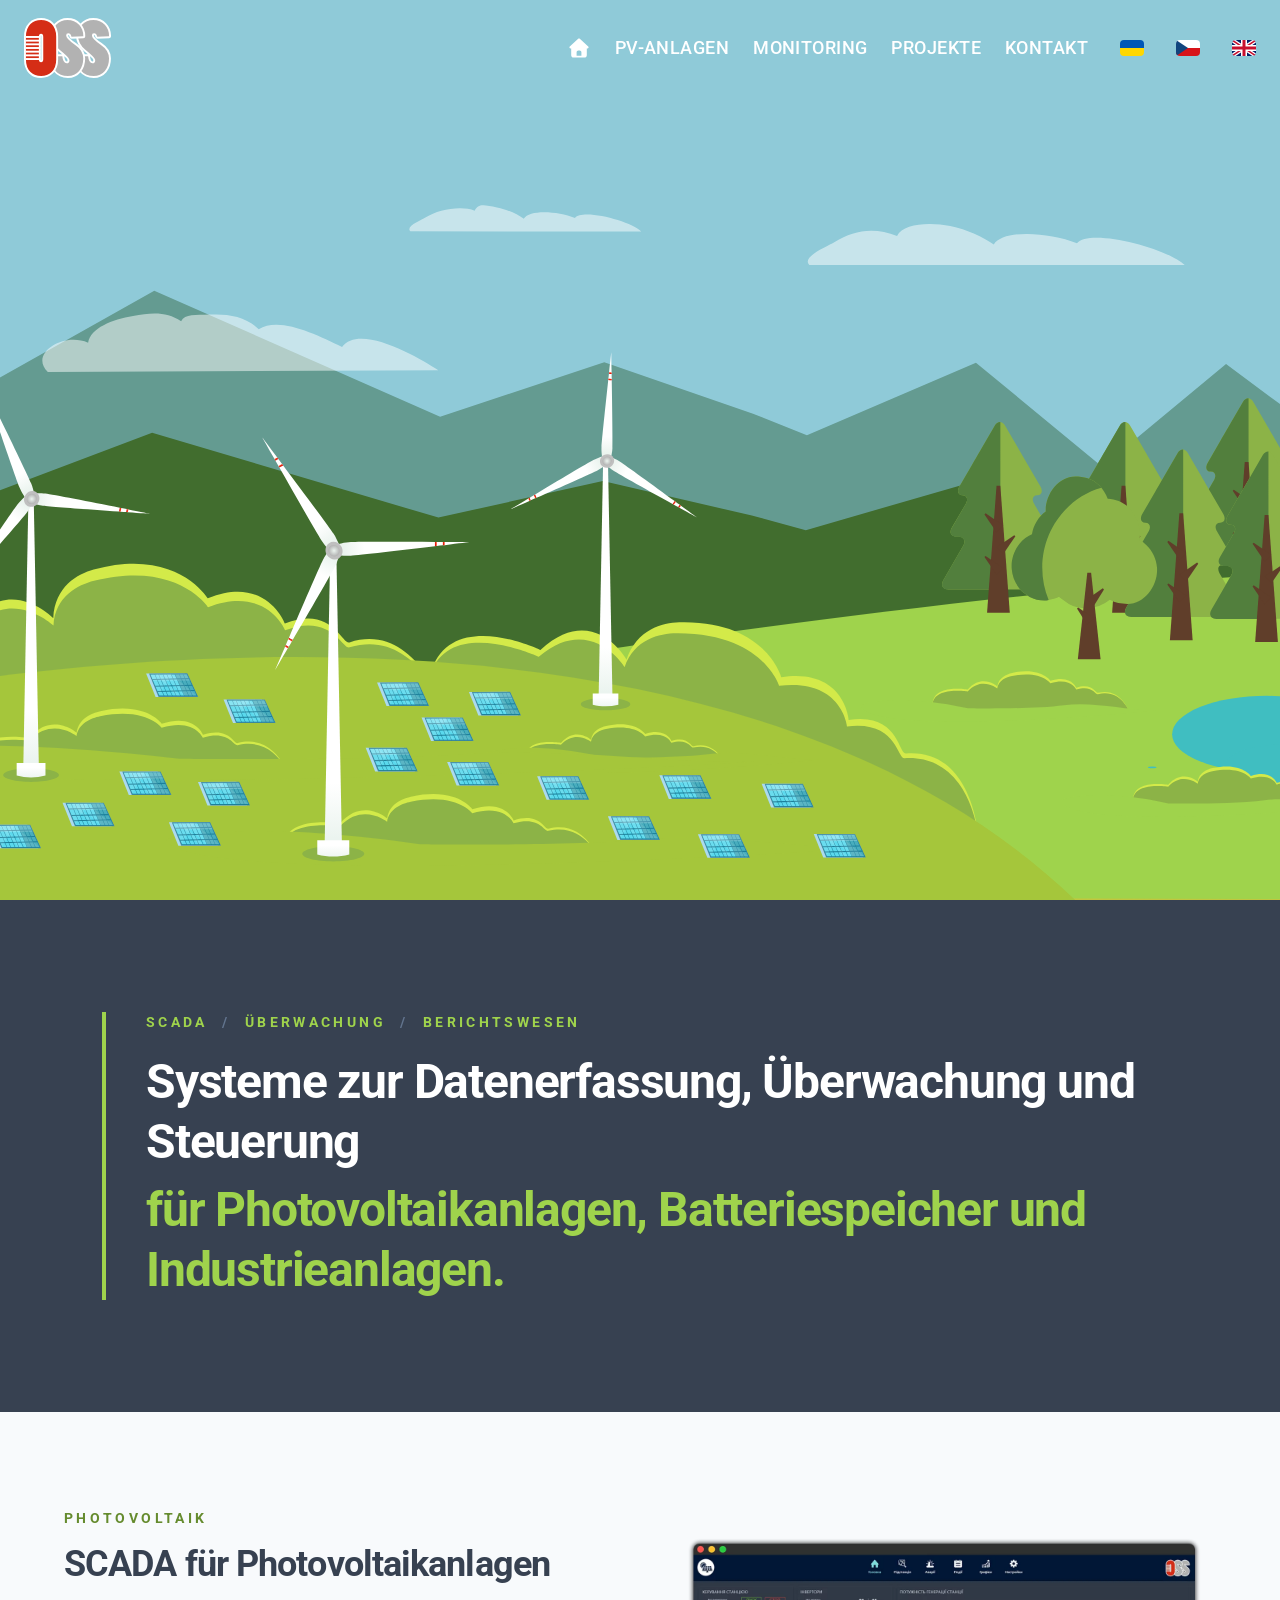
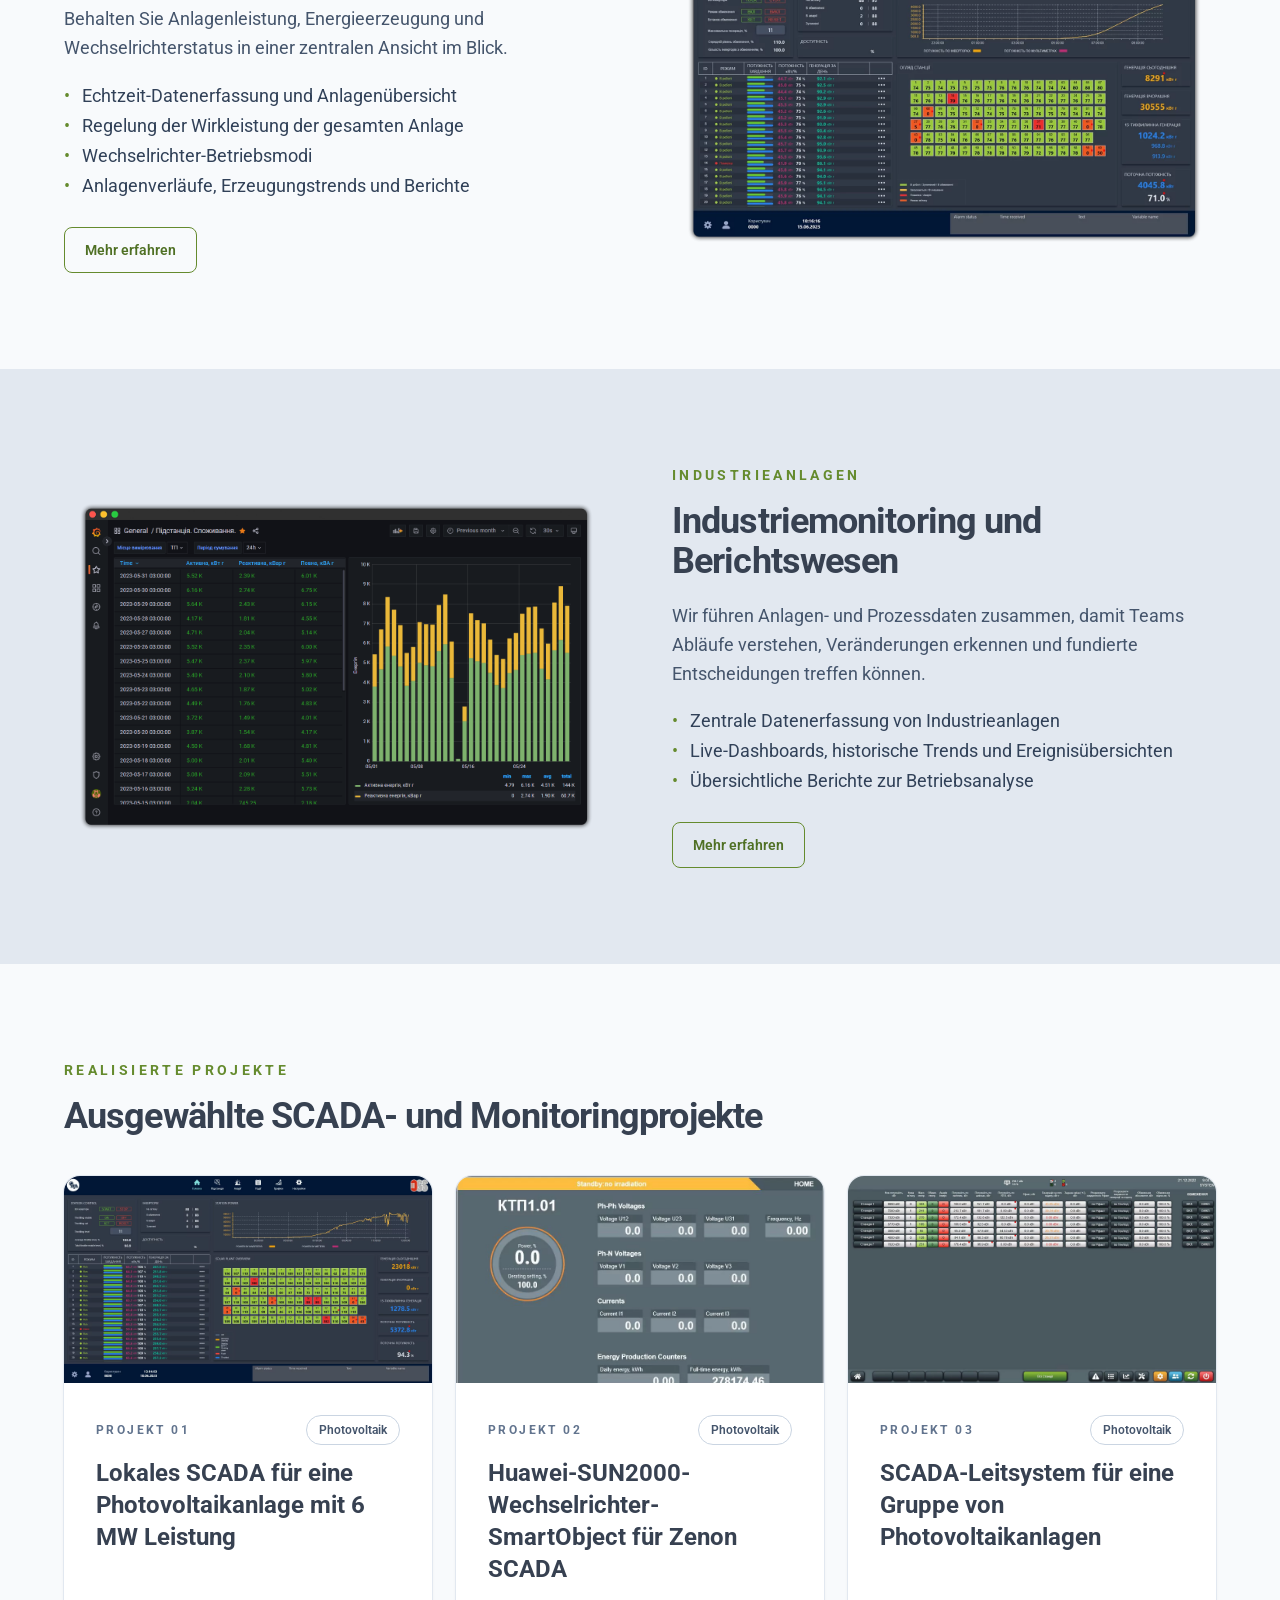
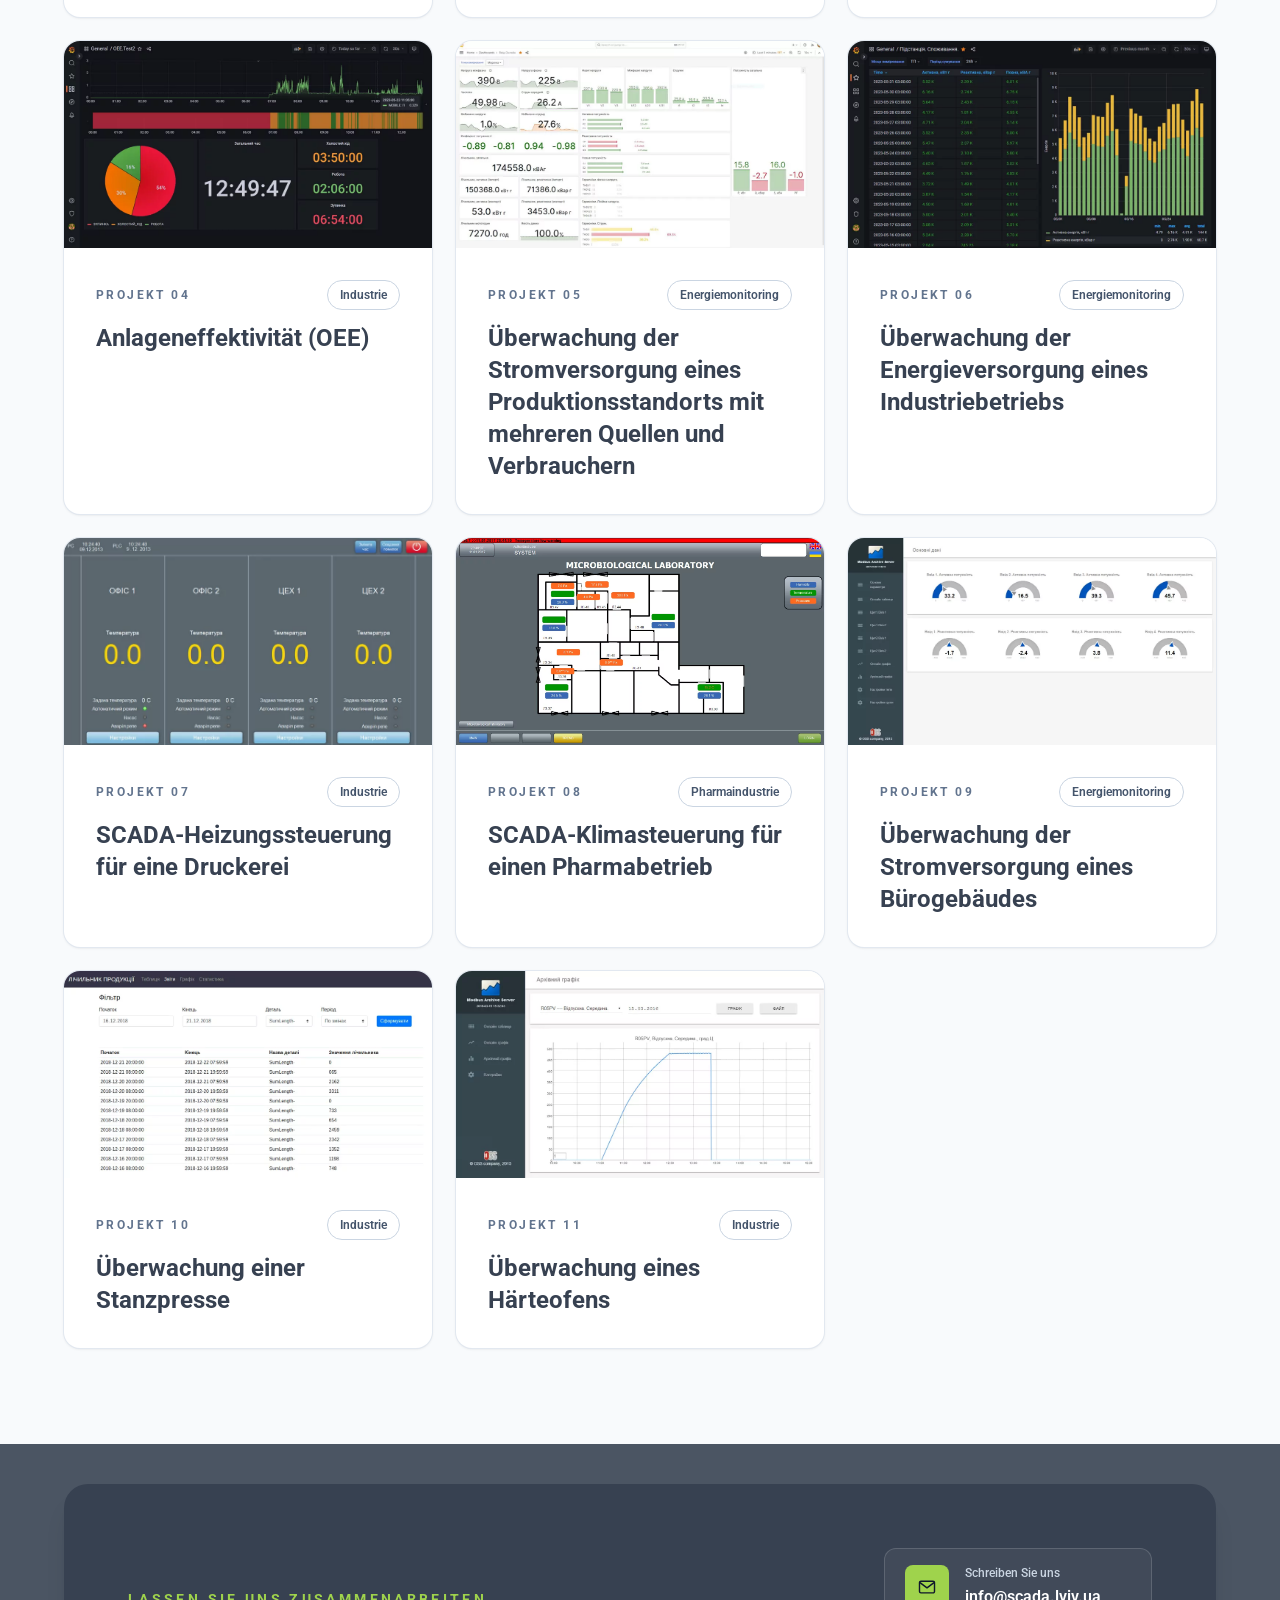
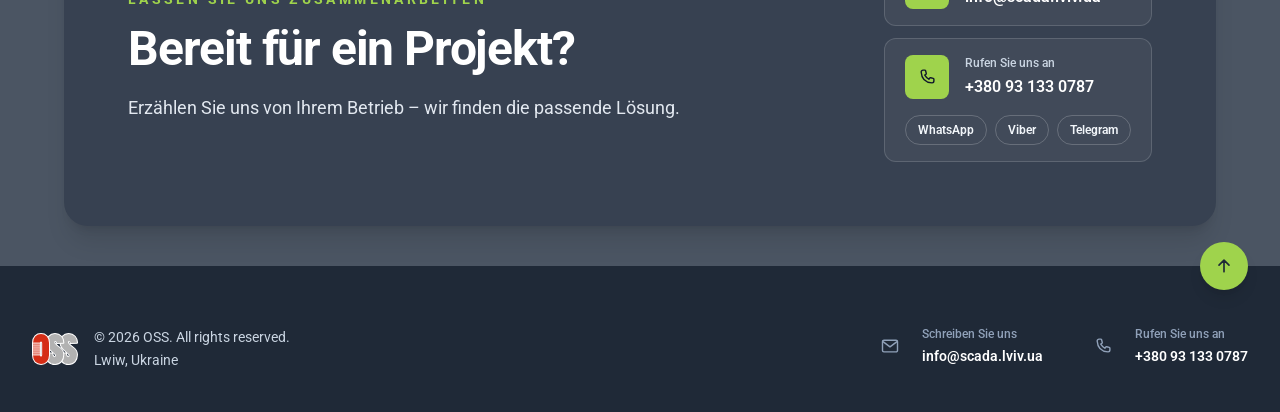
<file: de/index.html>
<!DOCTYPE html>

<html lang="de">
<head>
<meta charset="utf-8"/>
<meta content="width=device-width, initial-scale=1" name="viewport"/>
<meta content="#0f172a" name="theme-color"/>
<title>SCADA- und Energiemonitoring-Lösungen | OSS Lwiw</title>
<meta content="OSS entwickelt und implementiert SCADA, die Leitstellenüberwachung von Photovoltaikanlagen und industrielles Energiemonitoring. Lwiw, Ukraine." name="description"/>
<meta content="index, follow, max-image-preview:large" name="robots"/>
<link href="https://scada.lviv.ua/de/" rel="canonical"/>
<meta content="website" property="og:type"/>
<meta content="de_DE" property="og:locale"/>
<meta content="Outsourcing SCADA Solutions" property="og:site_name"/>
<meta content="SCADA- und Energiemonitoring-Lösungen | OSS Lwiw" property="og:title"/>
<meta content="OSS entwickelt und implementiert SCADA, die Leitstellenüberwachung von Photovoltaikanlagen und industrielles Energiemonitoring. Lwiw, Ukraine." property="og:description"/>
<meta content="https://scada.lviv.ua/de/" property="og:url"/>
<meta content="https://scada.lviv.ua/assets/images/Project01/Solar08.jpg.webp" property="og:image"/>
<meta content="Von OSS per SCADA überwachte Photovoltaikanlage" property="og:image:alt"/>
<meta content="summary_large_image" name="twitter:card"/>
<meta content="SCADA- und Energiemonitoring-Lösungen | OSS Lwiw" name="twitter:title"/>
<meta content="OSS entwickelt und implementiert SCADA, die Leitstellenüberwachung von Photovoltaikanlagen und industrielles Energiemonitoring. Lwiw, Ukraine." name="twitter:description"/>
<meta content="https://scada.lviv.ua/assets/images/Project01/Solar08.jpg.webp" name="twitter:image"/>
<script type="application/ld+json">{
  "@context": "https://schema.org",
  "@type": "Organization",
  "name": "Outsourcing SCADA Solutions",
  "alternateName": "OSS",
  "url": "https://scada.lviv.ua/",
  "logo": "https://scada.lviv.ua/assets/images/osslogo.svg",
  "description": "OSS entwickelt und implementiert SCADA, die Leitstellenüberwachung von Photovoltaikanlagen und industrielles Energiemonitoring. Lwiw, Ukraine.",
  "email": "info@scada.lviv.ua",
  "telephone": "+380931330787",
  "address": {
    "@type": "PostalAddress",
    "addressLocality": "Lwiw",
    "addressCountry": "UA"
  }
}</script>
<script async="" src="https://www.googletagmanager.com/gtag/js?id=G-HJZBJC6Z9M"></script>
<script>
      window.dataLayer = window.dataLayer || [];
      function gtag(){window.dataLayer.push(arguments);}
      gtag('js', new Date());
      gtag('config', 'G-HJZBJC6Z9M');
    </script>
<link href="../assets/images/favicon.png" rel="icon" type="image/png"/>
<link href="../assets/css/tailwind.css" rel="stylesheet"/>
<link href="https://scada.lviv.ua/de/" hreflang="en" rel="alternate"/><link href="https://scada.lviv.ua/uk/" hreflang="uk" rel="alternate"/><link href="https://scada.lviv.ua/cs/" hreflang="cs" rel="alternate"/><link href="https://scada.lviv.ua/de/" hreflang="de" rel="alternate"/><link href="https://scada.lviv.ua/de/" hreflang="x-default" rel="alternate"/></head>
<body class="min-h-screen bg-slate-50 font-sans text-slate-800 antialiased">
<nav aria-label="Hauptmenü" class="site-nav fixed inset-x-0 top-0 z-50 text-white">
<div class="site-nav-inner mx-auto flex max-w-7xl items-center justify-between gap-3 px-4 sm:px-6">
<a aria-label="Startseite" class="shrink-0" href="https://scada.lviv.ua/de/">
<img alt="OSS logo" class="site-nav-logo w-auto" height="40" src="../assets/images/osslogo.svg" width="58"/>
</a>
<button aria-controls="site-menu" aria-expanded="false" aria-label="Відкрити меню" class="menu-toggle" type="button">
<svg aria-hidden="true" class="menu-toggle-icon" viewbox="0 0 24 24">
<path d="M4 6h16M4 12h16M4 18h16" fill="none" stroke="currentColor" stroke-linecap="round" stroke-width="2"></path>
</svg>
</button>
<ul class="site-menu flex items-center gap-3 text-[0.8125rem] font-medium tracking-wide sm:gap-6 sm:text-[1.09375rem]" id="site-menu">
<li>
<a class="menu-link transition-opacity hover:opacity-75" href="#home">
<svg aria-hidden="true" class="home-icon" viewbox="0 0 640 640">
<path d="M341.8 72.6C329.5 61.2 310.5 61.2 298.3 72.6L74.3 280.6C64.7 289.6 61.5 303.5 66.3 315.7C71.1 327.9 82.8 336 96 336L112 336L112 512C112 547.3 140.7 576 176 576L464 576C499.3 576 528 547.3 528 512L528 336L544 336C557.2 336 569 327.9 573.8 315.7C578.6 303.5 575.4 289.5 565.8 280.6L341.8 72.6zM304 384L336 384C362.5 384 384 405.5 384 432L384 528L256 528L256 432C256 405.5 277.5 384 304 384z" fill="currentColor"></path>
</svg>
<span class="home-label">STARTSEITE</span>
</a>
</li>
<li><a class="menu-link whitespace-nowrap transition-opacity hover:opacity-75" href="#pv-stations">PV-ANLAGEN</a></li>
<li><a class="menu-link whitespace-nowrap transition-opacity hover:opacity-75" href="#monitoring">MONITORING</a></li>
<li><a class="menu-link whitespace-nowrap transition-opacity hover:opacity-75" href="#projects">PROJEKTE</a></li>
<li><a class="menu-link whitespace-nowrap transition-opacity hover:opacity-75" href="#contacts">KONTAKT</a></li>
<li class="language-options ml-1 sm:ml-2">
<ul class="language-options-list">
<li>
<a aria-label="Українська версія сайту" class="menu-link" href="/uk/" title="Українська">
<svg aria-hidden="true" class="h-4 w-6 rounded-sm" role="img" viewbox="0 0 24 16">
<rect fill="#0057B7" height="8" width="24"></rect>
<rect fill="#FFD700" height="8" width="24" y="8"></rect>
</svg>
</a>
</li>
<li>
<a aria-label="Česká verze webu" class="menu-link" href="/cs/" title="Čeština">
<svg aria-hidden="true" class="h-4 w-6 rounded-sm" role="img" viewbox="0 0 24 16">
<rect fill="#FFFFFF" height="8" width="24"></rect>
<rect fill="#D7141A" height="8" width="24" y="8"></rect>
<path d="M0 0v16l12-8z" fill="#11457E"></path>
</svg>
</a>
</li>

<li><a aria-label="Englische Website" class="menu-link" href="/" title="English">
<svg aria-hidden="true" class="h-4 w-6 rounded-sm" role="img" viewbox="0 0 24 16">
<rect fill="#012169" height="16" width="24"></rect>
<path d="M0 0L24 16M24 0L0 16" stroke="#fff" stroke-width="4"></path>
<path d="M0 0L24 16M24 0L0 16" stroke="#C8102E" stroke-width="1.5"></path>
<path d="M12 0V16M0 8H24" stroke="#fff" stroke-width="6"></path>
<path d="M12 0V16M0 8H24" stroke="#C8102E" stroke-width="3"></path>
</svg>
</a></li></ul>
</li>
</ul>
</div>
</nav>
<header class="page-banner flex h-dvh items-center justify-center px-6 pb-8 pt-20" id="home">
</header>
<section aria-labelledby="core-message" class="bg-[#374151] px-6 py-20 text-white sm:py-28">
<div class="mx-auto max-w-6xl translate-x-5 border-l-4 border-[#9FD34C] pl-6 sm:translate-x-[38px] sm:pl-10">
<p class="mb-5 text-xs font-bold uppercase tracking-[0.24em] text-[#9FD34C] sm:text-sm">
          SCADA <span aria-hidden="true" class="px-2 text-slate-500">/</span> Überwachung <span aria-hidden="true" class="px-2 text-slate-500">/</span> BERICHTSWESEN
        </p>
<h1 class="max-w-5xl text-3xl font-bold leading-tight tracking-tight sm:text-4xl lg:text-5xl" id="core-message">
          Systeme zur Datenerfassung, Überwachung und Steuerung
          <span class="mt-2 block text-[#9FD34C]">für Photovoltaikanlagen, Batteriespeicher und Industrieanlagen.</span>
</h1>
</div>
</section>
<section aria-labelledby="pv-stations-title" class="bg-slate-50 px-6 py-20 sm:py-24" id="pv-stations">
<div class="mx-auto grid max-w-6xl items-center gap-10 lg:grid-cols-2 lg:gap-16">
<div>
<p class="mb-4 text-xs font-bold uppercase tracking-[0.24em] text-[#658b2e] sm:text-sm">Photovoltaik</p>
<h2 class="text-3xl font-bold tracking-tight text-[#374151] sm:text-4xl" id="pv-stations-title">
            SCADA für Photovoltaikanlagen
          </h2>
<p class="mt-5 text-base leading-relaxed text-slate-600 sm:text-lg">Behalten Sie Anlagenleistung, Energieerzeugung und Wechselrichterstatus in einer zentralen Ansicht im Blick.</p>
<ul class="mt-6 space-y-3 text-base leading-none text-slate-700 sm:text-lg">
<li class="flex gap-3"><span aria-hidden="true" class="text-[#658b2e]">•</span><span>Echtzeit-Datenerfassung und Anlagenübersicht</span></li>
<li class="flex gap-3"><span aria-hidden="true" class="text-[#658b2e]">•</span><span>Regelung der Wirkleistung der gesamten Anlage</span></li>
<li class="flex gap-3"><span aria-hidden="true" class="text-[#658b2e]">•</span><span>Wechselrichter-Betriebsmodi</span></li>
<li class="flex gap-3"><span aria-hidden="true" class="text-[#658b2e]">•</span><span>Anlagenverläufe, Erzeugungstrends und Berichte</span></li>
</ul>
<button class="mt-8 inline-flex items-center rounded-lg border border-[#658b2e] px-5 py-3 text-sm font-semibold text-[#4f7024] transition-colors hover:bg-[#658b2e] hover:text-white focus-visible:outline-2 focus-visible:outline-offset-4 focus-visible:outline-[#658b2e]" data-dialog-target="pv-scada-dialog" type="button">
            Mehr erfahren
          </button>
</div>
<img alt="SCADA dashboard for monitoring a solar power plant" class="w-full" height="850" loading="lazy" src="../assets/images/scada1-1.png.webp" width="1400"/>
</div>
</section>
<section aria-labelledby="industrial-monitoring-title" class="bg-slate-200 px-6 py-20 sm:py-24" id="monitoring">
<div class="mx-auto grid max-w-6xl items-center gap-10 lg:grid-cols-2 lg:gap-16">
<img alt="Industrial monitoring dashboard with energy trends and reports" class="order-2 w-full lg:order-1" height="900" loading="lazy" src="../assets/images/grafana3-screenshot.png.webp" width="1400"/>
<div class="order-1 lg:order-2">
<p class="mb-4 text-xs font-bold uppercase tracking-[0.24em] text-[#658b2e] sm:text-sm">Industrieanlagen</p>
<h2 class="text-3xl font-bold tracking-tight text-[#374151] sm:text-4xl" id="industrial-monitoring-title">
            Industriemonitoring und Berichtswesen
          </h2>
<p class="mt-5 text-base leading-relaxed text-slate-600 sm:text-lg">Wir führen Anlagen- und Prozessdaten zusammen, damit Teams Abläufe verstehen, Veränderungen erkennen und fundierte Entscheidungen treffen können.</p>
<ul class="mt-6 space-y-3 text-base leading-none text-slate-700 sm:text-lg">
<li class="flex gap-3"><span aria-hidden="true" class="text-[#658b2e]">•</span><span>Zentrale Datenerfassung von Industrieanlagen</span></li>
<li class="flex gap-3"><span aria-hidden="true" class="text-[#658b2e]">•</span><span>Live-Dashboards, historische Trends und Ereignisübersichten</span></li>
<li class="flex gap-3"><span aria-hidden="true" class="text-[#658b2e]">•</span><span>Übersichtliche Berichte zur Betriebsanalyse</span></li>
</ul>
<button class="mt-8 inline-flex items-center rounded-lg border border-[#658b2e] px-5 py-3 text-sm font-semibold text-[#4f7024] transition-colors hover:bg-[#658b2e] hover:text-white focus-visible:outline-2 focus-visible:outline-offset-4 focus-visible:outline-[#658b2e]" data-dialog-target="industrial-monitoring-dialog" type="button">
            Mehr erfahren
          </button>
</div>
</div>
</section>
<section aria-labelledby="projects-title" class="bg-slate-50 px-6 py-20 sm:py-24" id="projects">
<div class="mx-auto max-w-6xl">
<p class="mb-4 text-xs font-bold uppercase tracking-[0.24em] text-[#658b2e] sm:text-sm">Realisierte Projekte</p>
<h2 class="max-w-3xl text-3xl font-bold tracking-tight text-[#374151] sm:text-4xl" id="projects-title">
          Ausgewählte SCADA- und Monitoringprojekte
        </h2>
<div class="mt-10 grid gap-6 sm:grid-cols-2 lg:grid-cols-3" id="project-grid">
<article class="overflow-hidden rounded-2xl bg-white shadow-sm ring-1 ring-slate-200">
<img alt="Anlagen-Dashboard und Steuerung" class="aspect-video w-full object-cover" loading="lazy" src="../assets/images/Project01/Solar02.jpg.webp"/>
<div class="p-6 sm:p-8">
<div class="flex items-center justify-between gap-3">
<p class="text-xs font-bold uppercase tracking-[0.2em] text-slate-500" data-project-number="">Projekt 01</p>
<span class="inline-flex shrink-0 rounded-full border border-slate-300 px-3 py-1.5 text-xs font-semibold text-slate-600">Photovoltaik</span>
</div>
<h3 class="mt-3 text-xl font-bold text-[#374151] sm:text-2xl">
<button class="text-left transition-colors hover:text-[#4f7024] focus-visible:rounded-sm focus-visible:outline-2 focus-visible:outline-offset-4 focus-visible:outline-[#658b2e]" data-dialog-target="project-pv-dialog" type="button">
                  Lokales SCADA für eine Photovoltaikanlage mit 6 MW Leistung
                </button>
</h3>
</div>
</article>
<article class="overflow-hidden rounded-2xl bg-white shadow-sm ring-1 ring-slate-200">
<img alt="Übersicht der aktuellen elektrischen Wechselrichterparameter" class="project-card-image aspect-video w-full object-cover" loading="lazy" src="../assets/images/Project02/Huawei.00.jpg.webp"/>
<div class="p-6 sm:p-8"><div class="flex items-center justify-between gap-3"><p class="text-xs font-bold uppercase tracking-[0.2em] text-slate-500">Projekt 02</p><span class="inline-flex shrink-0 rounded-full border border-slate-300 px-3 py-1.5 text-xs font-semibold text-slate-600">Photovoltaik</span></div><h3 class="mt-3 text-xl font-bold text-[#374151] sm:text-2xl"><button class="text-left transition-colors hover:text-[#4f7024] focus-visible:rounded-sm focus-visible:outline-2 focus-visible:outline-offset-4 focus-visible:outline-[#658b2e]" data-dialog-target="project-huawei-dialog" type="button">Huawei-SUN2000-Wechselrichter-SmartObject für Zenon SCADA</button></h3></div>
</article>
<article class="overflow-hidden rounded-2xl bg-white shadow-sm ring-1 ring-slate-200">
<img alt="Zentrale Übersicht der Photovoltaikanlagen" class="aspect-video w-full object-cover" loading="lazy" src="../assets/images/Project03/CE.00.jpg.webp"/>
<div class="p-6 sm:p-8"><div class="flex items-center justify-between gap-3"><p class="text-xs font-bold uppercase tracking-[0.2em] text-slate-500">Projekt 03</p><span class="inline-flex shrink-0 rounded-full border border-slate-300 px-3 py-1.5 text-xs font-semibold text-slate-600">Photovoltaik</span></div><h3 class="mt-3 text-xl font-bold text-[#374151] sm:text-2xl"><button class="text-left transition-colors hover:text-[#4f7024] focus-visible:rounded-sm focus-visible:outline-2 focus-visible:outline-offset-4 focus-visible:outline-[#658b2e]" data-dialog-target="project-dispatch-dialog" type="button">SCADA-Leitsystem für eine Gruppe von Photovoltaikanlagen</button></h3></div>
</article>
<article class="overflow-hidden rounded-2xl bg-white shadow-sm ring-1 ring-slate-200">
<img alt="Dashboard zur Anlagenauslastung" class="aspect-video w-full object-cover" loading="lazy" src="../assets/images/Project04/Vodalend_OEE_00.jpg.webp"/>
<div class="p-6 sm:p-8"><div class="flex items-center justify-between gap-3"><p class="text-xs font-bold uppercase tracking-[0.2em] text-slate-500">Projekt 04</p><span class="inline-flex shrink-0 rounded-full border border-slate-300 px-3 py-1.5 text-xs font-semibold text-slate-600">Industrie</span></div><h3 class="mt-3 text-xl font-bold text-[#374151] sm:text-2xl"><button class="text-left transition-colors hover:text-[#4f7024] focus-visible:rounded-sm focus-visible:outline-2 focus-visible:outline-offset-4 focus-visible:outline-[#658b2e]" data-dialog-target="project-oee-dialog" type="button">Anlageneffektivität (OEE)</button></h3></div>
</article>
<article class="overflow-hidden rounded-2xl bg-white shadow-sm ring-1 ring-slate-200">
<img alt="Übersicht der elektrischen Messwerte" class="aspect-video w-full object-cover" loading="lazy" src="../assets/images/Project05/Baza00.jpg.webp"/>
<div class="p-6 sm:p-8"><div class="flex items-center justify-between gap-3"><p class="text-xs font-bold uppercase tracking-[0.2em] text-slate-500">Projekt 05</p><span class="inline-flex shrink-0 rounded-full border border-slate-300 px-3 py-1.5 text-xs font-semibold text-slate-600">Energiemonitoring</span></div><h3 class="mt-3 text-xl font-bold text-[#374151] sm:text-2xl"><button class="text-left transition-colors hover:text-[#4f7024] focus-visible:rounded-sm focus-visible:outline-2 focus-visible:outline-offset-4 focus-visible:outline-[#658b2e]" data-dialog-target="project-power-monitoring-dialog" type="button">Überwachung der Stromversorgung eines Produktionsstandorts mit mehreren Quellen und Verbrauchern</button></h3></div>
</article>
<article class="overflow-hidden rounded-2xl bg-white shadow-sm ring-1 ring-slate-200">
<img alt="Energieverbrauchsbericht" class="aspect-video w-full object-cover" loading="lazy" src="../assets/images/Project06/VD_Energy_00.jpg.webp"/>
<div class="p-6 sm:p-8"><div class="flex items-center justify-between gap-3"><p class="text-xs font-bold uppercase tracking-[0.2em] text-slate-500">Projekt 06</p><span class="inline-flex shrink-0 rounded-full border border-slate-300 px-3 py-1.5 text-xs font-semibold text-slate-600">Energiemonitoring</span></div><h3 class="mt-3 text-xl font-bold text-[#374151] sm:text-2xl"><button class="text-left transition-colors hover:text-[#4f7024] focus-visible:rounded-sm focus-visible:outline-2 focus-visible:outline-offset-4 focus-visible:outline-[#658b2e]" data-dialog-target="project-industry-power-dialog" type="button">Überwachung der Energieversorgung eines Industriebetriebs</button></h3></div>
</article>
<article class="overflow-hidden rounded-2xl bg-white shadow-sm ring-1 ring-slate-200">
<img alt="Übersicht der Heizungsanlage" class="project-card-image aspect-video w-full object-cover" loading="lazy" src="../assets/images/Project07/Elgraph.01.png.webp"/>
<div class="p-6 sm:p-8"><div class="flex items-center justify-between gap-3"><p class="text-xs font-bold uppercase tracking-[0.2em] text-slate-500">Projekt 07</p><span class="inline-flex shrink-0 rounded-full border border-slate-300 px-3 py-1.5 text-xs font-semibold text-slate-600">Industrie</span></div><h3 class="mt-3 text-xl font-bold text-[#374151] sm:text-2xl"><button class="text-left transition-colors hover:text-[#4f7024] focus-visible:rounded-sm focus-visible:outline-2 focus-visible:outline-offset-4 focus-visible:outline-[#658b2e]" data-dialog-target="project-heating-dialog" type="button">SCADA-Heizungssteuerung für eine Druckerei</button></h3></div>
</article>
<article class="overflow-hidden rounded-2xl bg-white shadow-sm ring-1 ring-slate-200">
<img alt="Übersicht der Klimamonitoringanlage" class="aspect-video w-full object-cover" loading="lazy" src="../assets/images/Project08/PF01.jpg.webp"/>
<div class="p-6 sm:p-8"><div class="flex items-center justify-between gap-3"><p class="text-xs font-bold uppercase tracking-[0.2em] text-slate-500">Projekt 08</p><span class="inline-flex shrink-0 rounded-full border border-slate-300 px-3 py-1.5 text-xs font-semibold text-slate-600">Pharmaindustrie</span></div><h3 class="mt-3 text-xl font-bold text-[#374151] sm:text-2xl"><button class="text-left transition-colors hover:text-[#4f7024] focus-visible:rounded-sm focus-visible:outline-2 focus-visible:outline-offset-4 focus-visible:outline-[#658b2e]" data-dialog-target="project-pharma-climate-dialog" type="button">SCADA-Klimasteuerung für einen Pharmabetrieb</button></h3></div>
</article>
<article class="overflow-hidden rounded-2xl bg-white shadow-sm ring-1 ring-slate-200">
<img alt="Dashboard zur Energieüberwachung" class="aspect-video w-full object-cover" loading="lazy" src="../assets/images/Project11/GL_01.jpg.webp"/>
<div class="p-6 sm:p-8"><div class="flex items-center justify-between gap-3"><p class="text-xs font-bold uppercase tracking-[0.2em] text-slate-500">Projekt 09</p><span class="inline-flex shrink-0 rounded-full border border-slate-300 px-3 py-1.5 text-xs font-semibold text-slate-600">Energiemonitoring</span></div><h3 class="mt-3 text-xl font-bold text-[#374151] sm:text-2xl"><button class="text-left transition-colors hover:text-[#4f7024] focus-visible:rounded-sm focus-visible:outline-2 focus-visible:outline-offset-4 focus-visible:outline-[#658b2e]" data-dialog-target="project-office-center-dialog" type="button">Überwachung der Stromversorgung eines Bürogebäudes</button></h3></div>
</article>
<article class="overflow-hidden rounded-2xl bg-white shadow-sm ring-1 ring-slate-200">
<img alt="Übersicht der Produktionsüberwachung" class="aspect-video w-full object-cover" loading="lazy" src="../assets/images/Project10/AKO_00.jpg.webp"/>
<div class="p-6 sm:p-8"><div class="flex items-center justify-between gap-3"><p class="text-xs font-bold uppercase tracking-[0.2em] text-slate-500">Projekt 10</p><span class="inline-flex shrink-0 rounded-full border border-slate-300 px-3 py-1.5 text-xs font-semibold text-slate-600">Industrie</span></div><h3 class="mt-3 text-xl font-bold text-[#374151] sm:text-2xl"><button class="text-left transition-colors hover:text-[#4f7024] focus-visible:rounded-sm focus-visible:outline-2 focus-visible:outline-offset-2 focus-visible:outline-[#658b2e]" data-dialog-target="project-stamping-press-dialog" type="button">Überwachung einer Stanzpresse</button></h3></div>
</article>
<article class="overflow-hidden rounded-2xl bg-white shadow-sm ring-1 ring-slate-200">
<img alt="Historischer Temperaturverlauf" class="aspect-video w-full object-cover" loading="lazy" src="../assets/images/Project09/KRT_01.jpg.webp"/>
<div class="p-6 sm:p-8"><div class="flex items-center justify-between gap-3"><p class="text-xs font-bold uppercase tracking-[0.2em] text-slate-500">Projekt 11</p><span class="inline-flex shrink-0 rounded-full border border-slate-300 px-3 py-1.5 text-xs font-semibold text-slate-600">Industrie</span></div><h3 class="mt-3 text-xl font-bold text-[#374151] sm:text-2xl"><button class="text-left transition-colors hover:text-[#4f7024] focus-visible:rounded-sm focus-visible:outline-2 focus-visible:outline-offset-2 focus-visible:outline-[#658b2e]" data-dialog-target="project-furnace-dialog" type="button">Überwachung eines Härteofens</button></h3></div>
</article>
</div>
</div>
</section>
<dialog aria-labelledby="pv-scada-dialog-title" class="service-dialog m-auto max-h-[calc(100dvh-2rem)] w-[calc(100%-2rem)] max-w-5xl overflow-y-auto rounded-2xl border-0 bg-slate-50 p-0 text-slate-800 shadow-2xl" id="pv-scada-dialog">
<div class="sticky top-0 z-10 flex justify-end bg-slate-50 px-4 pt-4 sm:px-8">
<button aria-label="Details schließen" class="service-dialog-close grid size-11 place-items-center rounded-full text-slate-600 transition-colors hover:bg-slate-200 hover:text-slate-900 focus-visible:outline-2 focus-visible:outline-offset-2 focus-visible:outline-[#658b2e]" type="button">
<svg aria-hidden="true" class="size-5" fill="none" viewbox="0 0 24 24">
<path d="m6 6 12 12M18 6 6 18" stroke="currentColor" stroke-linecap="round" stroke-width="2"></path>
</svg>
</button>
</div>
<div class="px-6 pb-6 sm:px-10 sm:pb-10">
<header>
<p class="mb-3 text-xs font-bold uppercase tracking-[0.24em] text-[#658b2e] sm:text-sm">Photovoltaik</p>
<h2 class="max-w-3xl text-2xl font-bold tracking-tight text-[#374151] sm:text-4xl" id="pv-scada-dialog-title">SCADA für Photovoltaikanlagen</h2>
<p class="mt-5 max-w-4xl text-base leading-relaxed text-slate-600 sm:text-lg">Mit zunehmender Anzahl und Größe von Solaranlagen wird die Verwaltung verschiedener Wechselrichter und weiterer Geräte über separate Herstellerwerkzeuge immer komplexer. Fernüberwachungsplattformen können zudem von einer Internetverbindung abhängen.</p>
<p class="mt-4 max-w-4xl text-base leading-relaxed text-slate-600 sm:text-lg">Bei mittleren und großen Anlagen bündelt ein lokales SCADA-System Überwachung und Steuerung der gesamten Anlage. Bei passenden Betriebsbedingungen kann sich die Investition bereits in den ersten Wochen oder Monaten amortisieren.</p>
</header>
<section aria-labelledby="zenon-platform-title" class="mt-8 rounded-2xl bg-[#374151] p-6 text-white sm:p-8">
<div class="flex flex-col gap-5 sm:flex-row sm:items-center sm:justify-between">
<div>
<p class="text-xs font-bold uppercase tracking-[0.2em] text-[#9FD34C]">Unsere Plattform</p>
<h3 class="mt-2 text-xl font-bold sm:text-2xl" id="zenon-platform-title">COPA-DATA zenon</h3>
<p class="mt-2 max-w-2xl text-sm leading-relaxed text-slate-200 sm:text-base">Wir nutzen zenon als zentrale Plattform für offene, standardbasierte Energieanwendungen.</p>
</div>
<div class="flex flex-wrap items-center gap-3">
<img alt="COPA-DATA logo" class="h-14 w-52 rounded-lg bg-white px-3 py-2 object-contain" height="160" loading="lazy" src="../assets/images/copa-data-vector-logo2.svg" width="652"/>
<a class="inline-flex min-h-11 shrink-0 items-center justify-center rounded-lg border border-white/30 px-4 py-2 text-sm font-semibold text-white transition-colors hover:border-[#9FD34C] hover:text-[#9FD34C] focus-visible:outline-2 focus-visible:outline-offset-4 focus-visible:outline-[#9FD34C]" href="https://www.copadata.com/" rel="noopener noreferrer" target="_blank">
                COPA-DATA besuchen
                <span aria-hidden="true" class="ml-2">↗</span>
</a>
</div>
</div>
<div class="mt-6 border-t border-white/15 pt-5">
<h4 class="text-xs font-bold uppercase tracking-[0.18em] text-slate-300">Schlüsselbranchen</h4>
<ul class="mt-3 flex flex-wrap gap-2">
<li class="rounded-full border border-white/20 px-3 py-1.5 text-sm">Lebensmittel und Getränke</li>
<li class="rounded-full border border-white/20 px-3 py-1.5 text-sm">Energie und Infrastruktur</li>
<li class="rounded-full border border-white/20 px-3 py-1.5 text-sm">Pharmaindustrie</li>
<li class="rounded-full border border-white/20 px-3 py-1.5 text-sm">Automobilindustrie</li>
</ul>
</div>
<div aria-labelledby="energy-protocols-title" class="mt-6 border-t border-white/15 pt-5">
<p class="text-xs font-bold uppercase tracking-[0.2em] text-[#9FD34C]">Offene Standards</p>
<h4 class="mt-2 text-lg font-bold sm:text-xl" id="energy-protocols-title">Für die Integration in Energiesysteme</h4>
<p class="mt-3 max-w-3xl text-sm leading-relaxed text-slate-200 sm:text-base">zenon unterstützt gängige Energieprotokolle zur Integration von Anlagen und externen Systemen.</p>
<ul class="mt-5 grid gap-3 sm:grid-cols-2 lg:grid-cols-3">
<li class="rounded-xl border border-white/15 bg-white/5 px-4 py-3 text-sm font-semibold text-slate-100">Modbus / SunSpec</li>
<li class="rounded-xl border border-white/15 bg-white/5 px-4 py-3 text-sm font-semibold text-slate-100">DNP3</li>
<li class="rounded-xl border border-white/15 bg-white/5 px-4 py-3 text-sm font-semibold text-slate-100">MQTT</li>
<li class="rounded-xl border border-white/15 bg-white/5 px-4 py-3 text-sm font-semibold text-slate-100">IEC 60870-5 (101/103/104)</li>
<li class="rounded-xl border border-white/15 bg-white/5 px-4 py-3 text-sm font-semibold text-slate-100">IEC 61850</li>
<li class="rounded-xl border border-white/15 bg-white/5 px-4 py-3 text-sm font-semibold text-slate-100">GOOSE</li>
</ul>
</div>
</section>
<section aria-label="Plant integration and local SCADA benefits" class="mt-10 grid gap-8 lg:grid-cols-2">
<div>
<p class="text-xs font-bold uppercase tracking-[0.2em] text-[#658b2e]">Erfahrung mit herstellerübergreifenden Systemen</p>
<h3 class="mt-2 text-xl font-bold text-[#374151] sm:text-2xl">Ein System für die gesamte Anlage</h3>
<p class="mt-3 text-base leading-relaxed text-slate-600">Wir integrieren Anlagen mit Wechselrichtern von Huawei und Fronius, Geräten von Schneider Electric sowie weniger verbreiteten Wechselrichtermarken.</p>
<ul aria-label="Supported inverter manufacturers" class="mt-5 flex flex-wrap items-end gap-x-5 gap-y-4">
<li>
<figure class="flex flex-col items-center gap-1">
<img alt="Huawei" class="h-16 w-28 object-contain" height="240" loading="lazy" src="../assets/images/huawei.svg" width="240"/>
<figcaption class="text-xs font-medium text-slate-600">Huawei</figcaption>
</figure>
</li>
<li>
<figure class="flex flex-col items-center gap-1">
<img alt="Fronius" class="h-16 w-28 object-contain" height="240" loading="lazy" src="../assets/images/fronius.svg" width="240"/>
<figcaption class="text-xs font-medium text-slate-600">Fronius</figcaption>
</figure>
</li>
<li>
<figure class="flex flex-col items-center gap-1">
<img alt="Schneider Electric" class="h-16 w-28 object-contain" height="240" loading="lazy" src="../assets/images/se.svg" width="240"/>
<figcaption class="text-xs font-medium text-slate-600">Schneider Electric</figcaption>
</figure>
</li>
</ul>
</div>
<div>
<p class="text-xs font-bold uppercase tracking-[0.2em] text-[#658b2e]">Warum lokales SCADA</p>
<h3 class="mt-2 text-xl font-bold text-[#374151] sm:text-2xl">Mit besserem Überblick arbeiten</h3>
<ul class="mt-4 space-y-2 text-base leading-relaxed text-slate-700">
<li class="flex gap-3"><span aria-hidden="true" class="text-[#658b2e]">•</span><span>Anlagenspezifische Steuerungsszenarien und koordinierte Regelung herstellerübergreifender Wechselrichter</span></li>
<li class="flex gap-3"><span aria-hidden="true" class="text-[#658b2e]">•</span><span>Eine Oberfläche für Wechselrichter und weitere Anlagenkomponenten</span></li>
<li class="flex gap-3"><span aria-hidden="true" class="text-[#658b2e]">•</span><span>Temperaturüberwachung von Transformatoren und Umspannwerken</span></li>
<li class="flex gap-3"><span aria-hidden="true" class="text-[#658b2e]">•</span><span>Schneller Zugriff auf Diagnose und Vor-Ort-Bedienung ohne Internet</span></li>
</ul>
</div>
</section>
<section aria-labelledby="scada-features-title" class="mt-10">
<p class="text-xs font-bold uppercase tracking-[0.2em] text-[#658b2e]">Systemfunktionen</p>
<h3 class="mt-2 text-xl font-bold text-[#374151] sm:text-2xl" id="scada-features-title">Passen Sie das System an Ihren Betrieb an</h3>
<div class="mt-5 grid gap-5 lg:grid-cols-2">
<div class="rounded-2xl border border-slate-200 bg-white p-5 sm:p-6">
<h4 class="text-lg font-bold text-[#374151]">Grundfunktionen</h4>
<ul class="mt-4 space-y-3 text-base leading-relaxed text-slate-700">
<li class="flex gap-3"><span aria-hidden="true" class="text-[#658b2e]">•</span><span>Anlagenübersicht mit Steuerungsfunktionen</span></li>
<li class="flex gap-3"><span aria-hidden="true" class="text-[#658b2e]">•</span><span>Separate Ansichten für Wechselrichter, Schalter, Stringboxen und Netzanalysatoren mit Einstellungen</span></li>
<li class="flex gap-3"><span aria-hidden="true" class="text-[#658b2e]">•</span><span>Chronologische Ereignisliste (CEL) und Alarmmeldeliste (AML)</span></li>
<li class="flex gap-3"><span aria-hidden="true" class="text-[#658b2e]">•</span><span>Historische Trends und Echtzeitdaten</span></li>
<li class="flex gap-3"><span aria-hidden="true" class="text-[#658b2e]">•</span><span>Anwendungseinstellungen</span></li>
</ul>
</div>
<div class="rounded-2xl border border-slate-200 bg-white p-5 sm:p-6">
<h4 class="text-lg font-bold text-[#374151]">Optionale Funktionen</h4>
<ul class="mt-4 space-y-3 text-base leading-relaxed text-slate-700">
<li class="flex gap-3"><span aria-hidden="true" class="text-[#658b2e]">•</span><span>Einlinienschaltbild (SLD) und IT-Netzwerkstatus</span></li>
<li class="flex gap-3"><span aria-hidden="true" class="text-[#658b2e]">•</span><span>Statistiken, Steuerungssequenzen und Berichte</span></li>
<li class="flex gap-3"><span aria-hidden="true" class="text-[#658b2e]">•</span><span>Fernzugriff</span></li>
<li class="flex gap-3"><span aria-hidden="true" class="text-[#658b2e]">•</span><span>SCADA-Hosting in der Cloud</span></li>
</ul>
</div>
</div>
</section>
<section aria-labelledby="scada-integration-title" class="mt-10 rounded-2xl bg-[#e8efdc] p-5 sm:p-6">
<h3 class="text-lg font-bold text-[#374151] sm:text-xl" id="scada-integration-title">Integration über die Anlage hinaus</h3>
<p class="mt-2 text-base leading-relaxed text-slate-700">Bei Bedarf lässt sich SCADA mit Drittanbieterplattformen integrieren, einschließlich des Exports in externe Datenbanken oder Cloud-Dienste zur Visualisierung und Analyse.</p>
</section>
<section aria-label="Solar plant SCADA screenshots" class="mt-10">
<div class="grid gap-5 md:grid-cols-2">
<figure>
<img alt="Anlagenübersicht und Betriebssteuerung" class="aspect-video w-full object-contain" data-image-preview="" loading="lazy" src="../assets/images/scada1-1.png.webp"/>
<figcaption class="mt-2 text-sm text-slate-500">Anlagenübersicht und Betriebssteuerung</figcaption>
</figure>
<figure>
<img alt="Anlagendiagramme und Gerätedaten" class="aspect-video w-full object-contain" data-image-preview="" loading="lazy" src="../assets/images/scada1-2.png.webp"/>
<figcaption class="mt-2 text-sm text-slate-500">Anlagendiagramme und Gerätedaten</figcaption>
</figure>
</div>
</section>
</div>
</dialog>
<dialog aria-labelledby="industrial-monitoring-dialog-title" class="service-dialog m-auto max-h-[calc(100dvh-2rem)] w-[calc(100%-2rem)] max-w-5xl overflow-y-auto rounded-2xl border-0 bg-slate-50 p-0 text-slate-800 shadow-2xl" id="industrial-monitoring-dialog">
<div class="sticky top-0 z-10 flex justify-end bg-slate-50 px-4 pt-4 sm:px-8">
<button aria-label="Details schließen" class="service-dialog-close grid size-11 place-items-center rounded-full text-slate-600 transition-colors hover:bg-slate-200 hover:text-slate-900 focus-visible:outline-2 focus-visible:outline-offset-2 focus-visible:outline-[#658b2e]" type="button">
<svg aria-hidden="true" class="size-5" fill="none" viewbox="0 0 24 24">
<path d="m6 6 12 12M18 6 6 18" stroke="currentColor" stroke-linecap="round" stroke-width="2"></path>
</svg>
</button>
</div>
<div class="px-6 pb-0 sm:px-10 sm:pb-0">
<p class="mb-3 text-xs font-bold uppercase tracking-[0.24em] text-[#658b2e] sm:text-sm">Industrieanlagen</p>
<h2 class="text-2xl font-bold tracking-tight text-[#374151] sm:text-4xl" id="industrial-monitoring-dialog-title">Industriemonitoring und Berichtswesen</h2>
<p class="mt-5 max-w-4xl text-base leading-relaxed text-slate-600 sm:text-lg">Erfassung, Archivierung und Visualisierung von Produktionsdaten sind in Unternehmen jeder Größe und Branche wichtig: von der grundlegenden Stromverbrauchsmessung, die teilweise bereits vorhandene AMR-Systeme übernehmen, bis zur Bewertung der Produktionseffizienz (OEE). Auch Büro- und Einkaufszentren müssen ihren Ressourcenverbrauch regelmäßig überwachen. Ebenso wichtig sind der Zustand der Anlagen und der Computernetzwerke, über die Daten an Server übertragen werden. Für diese Aufgaben setzen wir Open-Source-Software und moderne Ansätze ein.</p>
<section aria-label="Open software and platforms" class="mt-8">
<div class="grid grid-cols-4 justify-items-center gap-x-4 gap-y-5 py-2">
<figure class="flex w-full max-w-72 flex-col items-center gap-2 text-center">
<a aria-label="Ubuntu — open official website in a new tab" href="https://ubuntu.com/" rel="noopener noreferrer" target="_blank">
<img alt="Betriebssystem" class="h-24 w-full object-contain" loading="lazy" src="../assets/images/logo-ubuntu.svg"/>
</a>
<figcaption class="text-xs font-medium leading-tight text-slate-600">Betriebssystem</figcaption>
</figure>
<figure class="flex w-full max-w-72 flex-col items-center gap-2 text-center">
<a aria-label="Docker — open official website in a new tab" href="https://www.docker.com/" rel="noopener noreferrer" target="_blank">
<img alt="Virtualisierungsplattform" class="h-24 w-full object-contain" loading="lazy" src="../assets/images/logo-docker.svg"/>
</a>
<figcaption class="text-xs font-medium leading-tight text-slate-600">Virtualisierungsplattform</figcaption>
</figure>
<figure class="flex w-full max-w-72 flex-col items-center gap-2 text-center">
<a aria-label="PostgreSQL — open official website in a new tab" href="https://www.postgresql.org/" rel="noopener noreferrer" target="_blank">
<img alt="Datenbank" class="h-24 w-full object-contain" loading="lazy" src="../assets/images/logo-postgresql.svg"/>
</a>
<figcaption class="text-xs font-medium leading-tight text-slate-600">Datenbank</figcaption>
</figure>
<figure class="flex w-full max-w-72 flex-col items-center gap-2 text-center">
<a aria-label="Zabbix — open official website in a new tab" href="https://www.zabbix.com/" rel="noopener noreferrer" target="_blank">
<img alt="IT-Infrastrukturüberwachung" class="h-24 w-full object-contain" loading="lazy" src="../assets/images/logo-zabbix.svg"/>
</a>
<figcaption class="text-xs font-medium leading-tight text-slate-600">IT-Infrastrukturüberwachung</figcaption>
</figure>
<figure class="flex w-full max-w-72 flex-col items-center gap-2 text-center">
<a aria-label="Grafana — open official website in a new tab" href="https://grafana.com/" rel="noopener noreferrer" target="_blank">
<img alt="Datenvisualisierung" class="h-24 w-full object-contain" loading="lazy" src="../assets/images/logo-grafana.svg"/>
</a>
<figcaption class="text-xs font-medium leading-tight text-slate-600">Datenvisualisierung</figcaption>
</figure>
<figure class="flex w-full max-w-72 flex-col items-center gap-2 text-center">
<a aria-label="Power BI — open official website in a new tab" href="https://www.microsoft.com/en-us/power-platform/products/power-bi/" rel="noopener noreferrer" target="_blank">
<img alt="Berichtserstellung" class="h-24 w-full object-contain" loading="lazy" src="../assets/images/logo-powerbi.svg"/>
</a>
<figcaption class="text-xs font-medium leading-tight text-slate-600">Berichtserstellung</figcaption>
</figure>
<figure class="flex w-full max-w-72 flex-col items-center gap-2 text-center">
<a aria-label="Python — open official website in a new tab" href="https://www.python.org/" rel="noopener noreferrer" target="_blank">
<img alt="Skripting" class="h-24 w-full object-contain" loading="lazy" src="../assets/images/logo-python.svg"/>
</a>
<figcaption class="text-xs font-medium leading-tight text-slate-600">Skripting</figcaption>
</figure>
<figure class="flex w-full max-w-72 flex-col items-center gap-2 text-center">
<a aria-label="C# — open official website in a new tab" href="https://dotnet.microsoft.com/languages/csharp" rel="noopener noreferrer" target="_blank">
<img alt="Individuelle Anwendungen" class="h-24 w-full object-contain" loading="lazy" src="../assets/images/logo-csharp.svg"/>
</a>
<figcaption class="text-xs font-medium leading-tight text-slate-600">Individuelle Anwendungen</figcaption>
</figure>
</div>
</section>
<p class="mt-8 max-w-4xl text-base leading-relaxed text-slate-600 sm:text-lg">Bei typischen Überwachungsaufgaben wie der Erfassung von Stromverbrauch, Temperatur und Luftfeuchtigkeit beraten wir Sie gern und helfen bei Auswahl und Installation der benötigten Geräte.</p>
<section aria-label="Monitoring dashboards and reports" class="mt-4">
<img alt="Industrial monitoring charts and reports" class="mx-auto block w-2/3" data-image-preview="" loading="lazy" src="../assets/images/grafana2-screenshot.png.webp"/>
</section>
</div>
</dialog>
<dialog aria-labelledby="project-pv-dialog-title" class="service-dialog m-auto max-h-[calc(100dvh-2rem)] w-[calc(100%-2rem)] max-w-5xl overflow-y-auto rounded-2xl border-0 bg-slate-50 p-0 text-slate-800 shadow-2xl" id="project-pv-dialog">
<div class="sticky top-0 z-10 flex justify-end bg-slate-50 px-4 pt-4 sm:px-8">
<button aria-label="Projektdetails schließen" class="service-dialog-close grid size-11 place-items-center rounded-full text-slate-600 transition-colors hover:bg-slate-200 hover:text-slate-900 focus-visible:outline-2 focus-visible:outline-offset-2 focus-visible:outline-[#658b2e]" type="button">
<svg aria-hidden="true" class="size-5" fill="none" viewbox="0 0 24 24">
<path d="m6 6 12 12M18 6 6 18" stroke="currentColor" stroke-linecap="round" stroke-width="2"></path>
</svg>
</button>
</div>
<div class="px-6 pb-6 sm:px-10 sm:pb-10">
<p class="mb-3 text-xs font-bold uppercase tracking-[0.24em] text-[#658b2e] sm:text-sm">Solarenergie · 6 MW</p>
<h2 class="max-w-3xl text-2xl font-bold tracking-tight text-[#374151] sm:text-4xl" id="project-pv-dialog-title">Lokales SCADA für eine Photovoltaikanlage mit 6 MW Leistung</h2>
<section aria-labelledby="project-pv-parameters" class="mt-8 rounded-2xl bg-[#374151] p-6 text-white sm:p-8">
<h3 class="text-xl font-bold" id="project-pv-parameters">Projektparameter</h3>
<dl class="mt-4 grid gap-3 sm:grid-cols-2">
<div class="rounded-xl border border-white/15 bg-white/5 p-4">
<dt class="text-sm font-medium text-slate-300">Zenon-Version</dt>
<dd class="mt-1 font-semibold text-slate-100">11</dd>
</div>
<div class="rounded-xl border border-white/15 bg-white/5 p-4">
<dt class="text-sm font-medium text-slate-300">Anzahl der Variablen</dt>
<dd class="mt-1 font-semibold text-slate-100">~4000</dd>
</div>
<div class="rounded-xl border border-white/15 bg-white/5 p-4">
<dt class="text-sm font-medium text-slate-300">Kommunikationsprotokolle</dt>
<dd class="mt-1 font-semibold text-slate-100">
<a class="text-[#9FD34C] underline underline-offset-4 hover:text-white" href="https://uk.wikipedia.org/wiki/Modbus" rel="noopener noreferrer" target="_blank">Modbus TCP</a>
</dd>
</div>
<div class="rounded-xl border border-white/15 bg-white/5 p-4">
<dt class="text-sm font-medium text-slate-300">Solarwechselrichter</dt>
<dd class="mt-1 font-semibold text-slate-100">
<a class="text-[#9FD34C] underline underline-offset-4 hover:text-white" href="https://solar.se.com/eu/wp-content/uploads/sites/4/2021/11/Conext-CL-60E-Solution-Guide-975-0782-01-01_ENG.pdf" rel="noopener noreferrer" target="_blank">Conext CL-60E von Schneider Electric, 95 Geräte</a>
</dd>
</div>
<div class="rounded-xl border border-white/15 bg-white/5 p-4 sm:col-span-2">
<dt class="text-sm font-medium text-slate-300">Weitere Geräte</dt>
<dd class="mt-1 flex flex-col gap-2 font-semibold text-slate-100 sm:flex-row sm:gap-6">
<a class="text-[#9FD34C] underline underline-offset-4 hover:text-white" href="https://emea.socomec.com/en/p/diris-a-30" rel="noopener noreferrer" target="_blank">Socomec Diris A30</a>
<a class="text-[#9FD34C] underline underline-offset-4 hover:text-white" href="https://mikrotik.com/product/knot" rel="noopener noreferrer" target="_blank">Mikrotik</a>
</dd>
</div>
</dl>
</section>
<section aria-labelledby="project-pv-description" class="mt-8">
<h3 class="text-xl font-bold text-[#374151]" id="project-pv-description">Projektbeschreibung</h3>
<p class="mt-4 max-w-4xl text-base leading-relaxed text-slate-600 sm:text-lg">
            Das Grundprojekt einer lokalen <a class="text-[#4f7024] underline decoration-[#9FD34C] underline-offset-4 hover:text-[#374151]" href="https://uk.wikipedia.org/wiki/SCADA" rel="noopener noreferrer" target="_blank">SCADA</a> Anlage für ein Solarkraftwerk basiert auf einem fertigen Application Set von <a class="text-[#4f7024] underline decoration-[#9FD34C] underline-offset-4 hover:text-[#374151]" href="https://www.copadata.com/en/" rel="noopener noreferrer" target="_blank">Copa Data</a>.
          </p>
<p class="mt-4 text-base leading-relaxed text-slate-600 sm:text-lg">Für den Betrieb der Anlage wurde die notwendige Grundfunktionalität umgesetzt:</p>
<ul class="mt-4 grid gap-x-8 gap-y-3 py-16 text-base leading-relaxed text-slate-700 sm:grid-cols-2">
<li class="flex gap-3"><span aria-hidden="true" class="text-[#658b2e]">•</span><span>Dashboard mit Anlagenübersicht: aktuelle Leistung, Energiezähler, Wechselrichterliste und Status.</span></li>
<li class="flex gap-3"><span aria-hidden="true" class="text-[#658b2e]">•</span><span>Erweiterte Wechselrichteransicht mit Leistung, AC- und DC-Strömen und -Spannungen, erzeugter Energie, Seriennummer sowie dekodierten Status- und Fehlerregistern.</span></li>
<li class="flex gap-3"><span aria-hidden="true" class="text-[#658b2e]">•</span><span>Einlinienschaltbild (<a class="text-[#4f7024] underline decoration-[#9FD34C] underline-offset-4 hover:text-[#374151]" href="https://en.wikipedia.org/wiki/Single-line_diagram" rel="noopener noreferrer" target="_blank">SLD</a>) zur Überwachung des Umspannwerks: Leistung, Import-/Export-Energiezähler, Ströme, Spannungen (über 50 Parameter) und Transformatortemperatur.</span></li>
<li class="flex gap-3"><span aria-hidden="true" class="text-[#658b2e]">•</span><span>Steuerung des Betriebsmodus der gesamten Anlage und jedes Wechselrichters.</span></li>
<li class="flex gap-3"><span aria-hidden="true" class="text-[#658b2e]">•</span><span>Protokollierung von Alarmen und Ereignissen.</span></li>
<li class="flex gap-3"><span aria-hidden="true" class="text-[#658b2e]">•</span><span>Historian.</span></li>
<li class="flex gap-3"><span aria-hidden="true" class="text-[#658b2e]">•</span><span>Trends.</span></li>
</ul>
<p class="mt-5 max-w-4xl text-base leading-relaxed text-slate-600 sm:text-lg">
            Die Konfiguration der Netzwerkgeräte, Fernzugriff und Netzwerküberwachung werden ebenfalls mit <a class="text-[#4f7024] underline decoration-[#9FD34C] underline-offset-4 hover:text-[#374151]" href="https://www.zabbix.com/" rel="noopener noreferrer" target="_blank">Zabbix</a> und <a class="text-[#4f7024] underline decoration-[#9FD34C] underline-offset-4 hover:text-[#374151]" href="https://grafana.com/" rel="noopener noreferrer" target="_blank">Grafana</a>.
          </p>
</section>
<div class="mt-8 grid gap-5 md:grid-cols-2">
<figure>
<img alt="Erzeugungstrend" class="aspect-video w-full object-contain" data-image-preview="" loading="lazy" src="../assets/images/Project01/Solar01.jpg.webp"/>
<figcaption class="mt-2 text-sm text-slate-500">Erzeugungstrend</figcaption>
</figure>
<figure>
<img alt="Anlagen-Dashboard und Steuerung" class="aspect-video w-full object-contain" data-image-preview="" loading="lazy" src="../assets/images/Project01/Solar02.jpg.webp"/>
<figcaption class="mt-2 text-sm text-slate-500">Anlagen-Dashboard und Steuerung</figcaption>
</figure>
<figure>
<img alt="Wechselrichter- und Leistungsdaten" class="aspect-video w-full object-contain" data-image-preview="" loading="lazy" src="../assets/images/Project01/Solar03.jpg.webp"/>
<figcaption class="mt-2 text-sm text-slate-500">Wechselrichter- und Leistungsdaten</figcaption>
</figure>
<figure>
<img alt="Photovoltaikanlage" class="aspect-video w-full object-cover" data-image-preview="" loading="lazy" src="../assets/images/Project01/Solar08.jpg.webp"/>
<figcaption class="mt-2 text-sm text-slate-500">Photovoltaikanlage</figcaption>
</figure>
</div>
</div>
</dialog>
<dialog aria-labelledby="project-huawei-dialog-title" class="service-dialog m-auto max-h-[calc(100dvh-2rem)] w-[calc(100%-2rem)] max-w-5xl overflow-y-auto rounded-2xl border-0 bg-slate-50 p-0 text-slate-800 shadow-2xl" id="project-huawei-dialog">
<div class="sticky top-0 z-10 flex justify-end bg-slate-50 px-4 pt-4 sm:px-8">
<button aria-label="Projektdetails schließen" class="service-dialog-close grid size-11 place-items-center rounded-full text-slate-600 transition-colors hover:bg-slate-200 hover:text-slate-900 focus-visible:outline-2 focus-visible:outline-offset-2 focus-visible:outline-[#658b2e]" type="button">
<svg aria-hidden="true" class="size-5" fill="none" viewbox="0 0 24 24">
<path d="m6 6 12 12M18 6 6 18" stroke="currentColor" stroke-linecap="round" stroke-width="2"></path>
</svg>
</button>
</div>
<div class="px-6 pb-6 sm:px-10 sm:pb-10">
<p class="mb-3 text-xs font-bold uppercase tracking-[0.24em] text-[#658b2e] sm:text-sm">Zenon · SmartObject</p>
<h2 class="max-w-4xl text-2xl font-bold tracking-tight text-[#374151] sm:text-4xl" id="project-huawei-dialog-title">Huawei-SUN2000-Wechselrichter-SmartObject für Zenon SCADA</h2>
<section aria-labelledby="project-huawei-parameters" class="mt-8 rounded-2xl bg-[#374151] p-6 text-white sm:p-8">
<h3 class="text-xl font-bold" id="project-huawei-parameters">Projektparameter</h3>
<dl class="mt-4 grid gap-3 sm:grid-cols-2">
<div class="rounded-xl border border-white/15 bg-white/5 p-4">
<dt class="text-sm font-medium text-slate-300">Wechselrichterserie</dt>
<dd class="mt-1 font-semibold text-slate-100"><a class="text-[#9FD34C] underline underline-offset-4 hover:text-white" href="https://solar.huawei.com/en/products/utility/" rel="noopener noreferrer" target="_blank">Huawei SUN2000</a></dd>
</div>
<div class="rounded-xl border border-white/15 bg-white/5 p-4">
<dt class="text-sm font-medium text-slate-300">Anzahl der Variablen je Wechselrichter</dt>
<dd class="mt-1 font-semibold text-slate-100">~150</dd>
</div>
<div class="rounded-xl border border-white/15 bg-white/5 p-4">
<dt class="text-sm font-medium text-slate-300">Kommunikationsprotokoll</dt>
<dd class="mt-1 font-semibold text-slate-100"><a class="text-[#9FD34C] underline underline-offset-4 hover:text-white" href="https://www.modbus.org/introduction-to-modbus" rel="noopener noreferrer" target="_blank">Modbus TCP/RTU</a></dd>
</div>
<div class="rounded-xl border border-white/15 bg-white/5 p-4">
<dt class="text-sm font-medium text-slate-300">Mindestversion von Zenon SCADA</dt>
<dd class="mt-1 font-semibold text-slate-100">8.20</dd>
</div>
</dl>
</section>
<section aria-labelledby="project-huawei-description" class="mt-8">
<h3 class="text-xl font-bold text-[#374151]" id="project-huawei-description">Projektbeschreibung</h3>
<p class="mt-4 max-w-4xl text-base leading-relaxed text-slate-600 sm:text-lg">SmartObject ist eine Zenon-Technologie zur einfachen Wiederverwendung implementierter Objekte, ähnlich wie Klassen in der klassischen Programmierung. Ein SmartObject kann Variablen, Bilder, Bildvorlagen, Funktionen, Logik und weitere Projektkomponenten enthalten.</p>
<p class="mt-4 max-w-4xl text-base leading-relaxed text-slate-600 sm:text-lg">Beim Einfügen einer SmartObject-Instanz in ein Projekt werden Variablen, Funktionen, Bilder und weitere Komponenten automatisch erstellt und nummeriert. Änderungen wie das Hinzufügen von Variablen werden in allen Instanzen aktualisiert.</p>
<p class="mt-4 max-w-4xl text-base leading-relaxed text-slate-600 sm:text-lg">Das SmartObject für Huawei-SUN2000-Wechselrichter bietet die wichtigsten Diagnose- und Steuerungsfunktionen:</p>
<ul class="mt-5 grid gap-x-8 gap-y-3 py-16 text-base leading-relaxed text-slate-700 sm:grid-cols-2">
<li class="flex gap-3"><span aria-hidden="true" class="text-[#658b2e]">•</span><span>Übersicht mit Strom, Spannung, Frequenz und Zählerständen des Wechselrichters.</span></li>
<li class="flex gap-3"><span aria-hidden="true" class="text-[#658b2e]">•</span><span>Status der DC-Eingänge mit Spannung und Strom.</span></li>
<li class="flex gap-3"><span aria-hidden="true" class="text-[#658b2e]">•</span><span>Leistungsanzeige mit Diagramm.</span></li>
<li class="flex gap-3"><span aria-hidden="true" class="text-[#658b2e]">•</span><span>Wechselrichterstatus mit Temperatur, Isolationswiderstand, Wirkungsgrad, Betriebsmodus und Fehlercodes.</span></li>
<li class="flex gap-3"><span aria-hidden="true" class="text-[#658b2e]">•</span><span>Dekodierung der Fehlerregister mit Statusanzeige.</span></li>
<li class="flex gap-3"><span aria-hidden="true" class="text-[#658b2e]">•</span><span>Einstellungs- und Steuerungsansicht.</span></li>
</ul>
</section>
<div class="mt-8 grid gap-5 sm:grid-cols-2 lg:grid-cols-3">
<figure>
<img alt="Übersicht der aktuellen elektrischen Wechselrichterparameter" class="aspect-video w-full object-contain" data-image-preview="" loading="lazy" src="../assets/images/Project02/Huawei.00.jpg.webp"/>
<figcaption class="mt-2 text-sm text-slate-500">Übersicht der aktuellen elektrischen Wechselrichterparameter</figcaption>
</figure>
<figure>
<img alt="Wechselrichter-Leistungsansicht" class="aspect-video w-full object-contain" data-image-preview="" loading="lazy" src="../assets/images/Project02/Huawei.03.jpg.webp"/>
<figcaption class="mt-2 text-sm text-slate-500">Wechselrichter-Leistungsansicht</figcaption>
</figure>
<figure>
<img alt="Ansicht für Spannung und Strom der DC-Eingänge" class="aspect-video w-full object-contain" data-image-preview="" loading="lazy" src="../assets/images/Project02/Huawei.04.jpg.webp"/>
<figcaption class="mt-2 text-sm text-slate-500">Ansicht für Spannung und Strom der DC-Eingänge</figcaption>
</figure>
<figure>
<img alt="Wechselrichter-Statusansicht" class="aspect-video w-full object-contain" data-image-preview="" loading="lazy" src="../assets/images/Project02/Huawei.06.jpg.webp"/>
<figcaption class="mt-2 text-sm text-slate-500">Wechselrichter-Statusansicht</figcaption>
</figure>
<figure>
<img alt="Wechselrichtereinstellungen" class="aspect-video w-full object-contain" data-image-preview="" loading="lazy" src="../assets/images/Project02/Huawei.08.jpg.webp"/>
<figcaption class="mt-2 text-sm text-slate-500">Wechselrichtereinstellungen</figcaption>
</figure>
<figure>
<img alt="Ansicht zur Fehlerdekodierung" class="aspect-video w-full object-contain" data-image-preview="" loading="lazy" src="../assets/images/Project02/Huawei.12.jpg.webp"/>
<figcaption class="mt-2 text-sm text-slate-500">Ansicht zur Fehlerdekodierung</figcaption>
</figure>
<figure>
<img alt="Wechselrichterstatus und Fehleransicht" class="aspect-video w-full object-contain" data-image-preview="" loading="lazy" src="../assets/images/Project02/Huawei.13.jpg.webp"/>
<figcaption class="mt-2 text-sm text-slate-500">Wechselrichterstatus und Fehleransicht</figcaption>
</figure>
</div>
</div>
</dialog>
<dialog aria-labelledby="project-dispatch-dialog-title" class="service-dialog m-auto max-h-[calc(100dvh-2rem)] w-[calc(100%-2rem)] max-w-5xl overflow-y-auto rounded-2xl border-0 bg-slate-50 p-0 text-slate-800 shadow-2xl" id="project-dispatch-dialog">
<div class="sticky top-0 z-10 flex justify-end bg-slate-50 px-4 pt-4 sm:px-8">
<button aria-label="Projektdetails schließen" class="service-dialog-close grid size-11 place-items-center rounded-full text-slate-600 transition-colors hover:bg-slate-200 hover:text-slate-900 focus-visible:outline-2 focus-visible:outline-offset-2 focus-visible:outline-[#658b2e]" type="button">
<svg aria-hidden="true" class="size-5" fill="none" viewbox="0 0 24 24">
<path d="m6 6 12 12M18 6 6 18" stroke="currentColor" stroke-linecap="round" stroke-width="2"></path>
</svg>
</button>
</div>
<div class="px-6 pb-6 sm:px-10 sm:pb-10">
<p class="mb-3 text-xs font-bold uppercase tracking-[0.24em] text-[#658b2e] sm:text-sm">Solarenergie · Zentrale Leitstelle</p>
<h2 class="max-w-4xl text-2xl font-bold tracking-tight text-[#374151] sm:text-4xl" id="project-dispatch-dialog-title">SCADA-Leitsystem für eine Gruppe von Photovoltaikanlagen</h2>
<section aria-labelledby="project-dispatch-parameters" class="mt-8 rounded-2xl bg-[#374151] p-6 text-white sm:p-8">
<h3 class="text-xl font-bold" id="project-dispatch-parameters">Projektparameter</h3>
<dl class="mt-4 grid gap-3 sm:grid-cols-2">
<div class="rounded-xl border border-white/15 bg-white/5 p-4">
<dt class="text-sm font-medium text-slate-300">Anzahl der Wechselrichter</dt>
<dd class="mt-1 font-semibold text-slate-100">&gt; 2,000 (~100 MW)</dd>
</div>
<div class="rounded-xl border border-white/15 bg-white/5 p-4">
<dt class="text-sm font-medium text-slate-300">Anzahl der Kraftwerke</dt>
<dd class="mt-1 font-semibold text-slate-100">&gt; 20</dd>
</div>
<div class="rounded-xl border border-white/15 bg-white/5 p-4">
<dt class="text-sm font-medium text-slate-300">Zenon-Version</dt>
<dd class="mt-1 font-semibold text-slate-100">8.20</dd>
</div>
<div class="rounded-xl border border-white/15 bg-white/5 p-4">
<dt class="text-sm font-medium text-slate-300">Anzahl der Variablen</dt>
<dd class="mt-1 font-semibold text-slate-100">~100,000</dd>
</div>
<div class="rounded-xl border border-white/15 bg-white/5 p-4 sm:col-span-2">
<dt class="text-sm font-medium text-slate-300">Photovoltaik-Wechselrichterserien</dt>
<dd class="mt-2 flex flex-col gap-2 font-semibold text-slate-100 sm:flex-row sm:gap-6">
<a class="text-[#9FD34C] underline underline-offset-4 hover:text-white" href="https://www.fronius.com/en/help-center/solar-energy/products/solar-inverters/snapinverter-symo-primo-eco-/eco/fronius-eco-27-0-3-s-wlanlanwebserver" rel="noopener noreferrer" target="_blank">Fronius ECO</a>
<a class="text-[#9FD34C] underline underline-offset-4 hover:text-white" href="https://solar.huawei.com/en/products/utility/" rel="noopener noreferrer" target="_blank">Huawei SUN2000</a>
</dd>
</div>
<div class="rounded-xl border border-white/15 bg-white/5 p-4 sm:col-span-2">
<dt class="text-sm font-medium text-slate-300">Kommunikationsprotokolle</dt>
<dd class="mt-2 grid gap-x-4 gap-y-2 font-semibold sm:grid-cols-2">
<a class="text-[#9FD34C] underline underline-offset-4 hover:text-white" href="https://www.modbus.org/introduction-to-modbus" rel="noopener noreferrer" target="_blank">Modbus TCP/RTU</a>
<a class="text-[#9FD34C] underline underline-offset-4 hover:text-white" href="https://sunspec.org/specifications/" rel="noopener noreferrer" target="_blank">SunSpec</a>
<a class="text-[#9FD34C] underline underline-offset-4 hover:text-white" href="https://webstore.iec.ch/en/publication/3746" rel="noopener noreferrer" target="_blank">IEC 60870-5-104</a>
<a class="text-[#9FD34C] underline underline-offset-4 hover:text-white" href="https://webstore.iec.ch/en/publication/6397" rel="noopener noreferrer" target="_blank">IEC 62056 (DLMS/COSEM)</a>
</dd>
</div>
</dl>
</section>
<section aria-labelledby="project-dispatch-description" class="mt-8">
<h3 class="text-xl font-bold text-[#374151]" id="project-dispatch-description">Projektbeschreibung</h3>
<p class="mt-4 max-w-4xl text-base leading-relaxed text-slate-600 sm:text-lg">Das Leitsystem für geografisch verteilte Photovoltaikanlagen basiert auf der Zenon-SCADA-Plattform.</p>
<p class="mt-4 max-w-4xl text-base leading-relaxed text-slate-600 sm:text-lg">Ein wesentlicher Vorteil gegenüber fertigen Herstellersystemen ist die gleichzeitige Überwachung und Steuerung aller Geräte: Wechselrichter, Analysatoren, Steuerungen, Schutzrelais, Schalter, Stromzähler und Wetterstationen.</p>
<p class="mt-4 max-w-4xl text-base leading-relaxed text-slate-600 sm:text-lg">Das System fasst einzelne Photovoltaikprojekte in einem globalen Projekt zusammen. Es bietet zentrale Steuerung, Berechnung wichtiger Kennzahlen, Ereignis- und Alarmprotokollierung, Diagramme und weitere Funktionen. Jede Anlage verfügt über eigene Gerätetypen, Vorlagen, Einstellungen und Betriebsalgorithmen, die unabhängig von den anderen angepasst werden können.</p>
<p class="mt-4 max-w-4xl text-base leading-relaxed text-slate-600 sm:text-lg">Bei einem einheitlichen Anlagenaufbau, wie er innerhalb einer Organisation häufig vorkommt, lässt sich eine neue Station meist durch Kopieren eines bestehenden Projekts und kleinere Anpassungen hinzufügen. So kann eine weitere Anlage innerhalb weniger Stunden in das SCADA-System aufgenommen werden.</p>
</section>
<section aria-labelledby="project-dispatch-features" class="mt-8">
<h3 class="text-xl font-bold text-[#374151]" id="project-dispatch-features">Funktionen</h3>
<ul class="mt-2 grid gap-x-8 gap-y-3 text-base leading-relaxed text-slate-700 sm:grid-cols-2">
<li class="flex gap-3"><span aria-hidden="true" class="text-[#658b2e]">•</span><span>Dashboards zur Visualisierung wichtiger Anlagenkennzahlen.</span></li>
<li class="flex gap-3"><span aria-hidden="true" class="text-[#658b2e]">•</span><span>Übersichts-Dashboard zur Anlagenverwaltung.</span></li>
<li class="flex gap-3"><span aria-hidden="true" class="text-[#658b2e]">•</span><span>Protokollierung von Alarmen und Ereignissen.</span></li>
<li class="flex gap-3"><span aria-hidden="true" class="text-[#658b2e]">•</span><span>Historian.</span></li>
<li class="flex gap-3"><span aria-hidden="true" class="text-[#658b2e]">•</span><span>Trends.</span></li>
</ul>
</section>
<section aria-labelledby="project-dispatch-plant-features" class="mt-4">
<h3 class="text-xl font-bold text-[#374151]" id="project-dispatch-plant-features">Jedes Kraftwerksprojekt umfasst:</h3>
<ul class="mt-2 grid gap-x-8 gap-y-3 text-base leading-relaxed text-slate-700 sm:grid-cols-2">
<li class="flex gap-3"><span aria-hidden="true" class="text-[#658b2e]">•</span><span>Interaktives Schema mit Wechselrichterkarte.</span></li>
<li class="flex gap-3"><span aria-hidden="true" class="text-[#658b2e]">•</span><span>Einlinienschaltbild (SLD).</span></li>
<li class="flex gap-3"><span aria-hidden="true" class="text-[#658b2e]">•</span><span>Detaillierte Wechselrichteransicht mit Leistung, AC- und DC-Strömen und -Spannungen, erzeugter Energie, Seriennummer sowie dekodierten Status- und Fehlerregistern.</span></li>
<li class="flex gap-3"><span aria-hidden="true" class="text-[#658b2e]">•</span><span>Steuerungsfenster für die gesamte Anlage sowie einzelne Bereiche oder Umspannwerke.</span></li>
<li class="flex gap-3"><span aria-hidden="true" class="text-[#658b2e]">•</span><span>Einstellungsfenster.</span></li>
</ul>
</section>
<p class="mt-4 max-w-4xl text-base leading-relaxed text-slate-600 sm:text-lg">Das Projekt umfasst außerdem IT/OT-Infrastruktur und Fernverbindungen sowie Erfassung, Speicherung, Analyse und Visualisierung von Daten zu Wechselrichtern, Photovoltaikanlagen und Netzwerk.</p>
<div class="mt-8 grid gap-5 md:grid-cols-2">
<figure>
<img alt="Zentrale Übersicht der Photovoltaikanlagen" class="aspect-video w-full object-contain" data-image-preview="" loading="lazy" src="../assets/images/Project03/CE.00.jpg.webp"/>
<figcaption class="mt-2 text-sm text-slate-500">Zentrale Übersicht der Photovoltaikanlagen</figcaption>
</figure>
<figure>
<img alt="Einlinienschaltbild (SLD)" class="aspect-video w-full object-contain" data-image-preview="" loading="lazy" src="../assets/images/Project03/CE.02.jpg.webp"/>
<figcaption class="mt-2 text-sm text-slate-500">Einlinienschaltbild (SLD)</figcaption>
</figure>
<figure>
<img alt="Wechselrichterfeld" class="aspect-video w-full object-contain" data-image-preview="" loading="lazy" src="../assets/images/Project03/CE.03.jpg.webp"/>
<figcaption class="mt-2 text-sm text-slate-500">Wechselrichterfeld</figcaption>
</figure>
<figure>
<img alt="Historischer Trend der prognostizierten und tatsächlichen Energieerzeugung" class="aspect-video w-full object-contain" data-image-preview="" loading="lazy" src="../assets/images/Project03/CE.04.jpg.webp"/>
<figcaption class="mt-2 text-sm text-slate-500">Historischer Trend der prognostizierten und tatsächlichen Energieerzeugung</figcaption>
</figure>
<figure>
<img alt="Historische Trends der Hochspannung" class="aspect-video w-full object-contain" data-image-preview="" loading="lazy" src="../assets/images/Project03/CE.07.jpg.webp"/>
<figcaption class="mt-2 text-sm text-slate-500">Historische Trends der Hochspannung</figcaption>
</figure>
</div>
</div>
</dialog>
<dialog aria-labelledby="project-oee-dialog-title" class="service-dialog m-auto max-h-[calc(100dvh-2rem)] w-[calc(100%-2rem)] max-w-5xl overflow-y-auto rounded-2xl border-0 bg-slate-50 p-0 text-slate-800 shadow-2xl" id="project-oee-dialog">
<div class="sticky top-0 z-10 flex justify-end bg-slate-50 px-4 pt-4 sm:px-8">
<button aria-label="Projektdetails schließen" class="service-dialog-close grid size-11 place-items-center rounded-full text-slate-600 transition-colors hover:bg-slate-200 hover:text-slate-900 focus-visible:outline-2 focus-visible:outline-offset-2 focus-visible:outline-[#658b2e]" type="button">
<svg aria-hidden="true" class="size-5" fill="none" viewbox="0 0 24 24">
<path d="m6 6 12 12M18 6 6 18" stroke="currentColor" stroke-linecap="round" stroke-width="2"></path>
</svg>
</button>
</div>
<div class="px-6 pb-6 sm:px-10 sm:pb-10">
<p class="mb-3 text-xs font-bold uppercase tracking-[0.24em] text-[#658b2e] sm:text-sm">Industriemonitoring · OEE</p>
<h2 class="max-w-4xl text-2xl font-bold tracking-tight text-[#374151] sm:text-4xl" id="project-oee-dialog-title">Anlageneffektivität (OEE)</h2>
<section aria-labelledby="project-oee-parameters" class="mt-8 rounded-2xl bg-[#374151] p-6 text-white sm:p-8">
<h3 class="text-xl font-bold" id="project-oee-parameters">Projektparameter</h3>
<dl class="mt-4 grid gap-3 sm:grid-cols-2">
<div class="rounded-xl border border-white/15 bg-white/5 p-4">
<dt class="text-sm font-medium text-slate-300">Anzahl der Messpunkte</dt>
<dd class="mt-1 font-semibold text-slate-100">&gt; 15</dd>
</div>
<div class="rounded-xl border border-white/15 bg-white/5 p-4">
<dt class="text-sm font-medium text-slate-300">Netzanalysatoren</dt>
<dd class="mt-2 flex flex-wrap gap-x-5 gap-y-2 font-semibold">
<a class="text-[#9FD34C] underline underline-offset-4 hover:text-white" href="https://apac.socomec.com/en/p/diris-a-10" rel="noopener noreferrer" target="_blank">Socomec DIRIS A10</a>
<a class="text-[#9FD34C] underline underline-offset-4 hover:text-white" href="https://emea.socomec.com/en/p/diris-a-20" rel="noopener noreferrer" target="_blank">Socomec DIRIS A20</a>
</dd>
</div>
<div class="rounded-xl border border-white/15 bg-white/5 p-4">
<dt class="text-sm font-medium text-slate-300">Netzwerkgeräte</dt>
<dd class="mt-1 font-semibold"><a class="text-[#9FD34C] underline underline-offset-4 hover:text-white" href="https://mikrotik.com/product/knot" rel="noopener noreferrer" target="_blank">MikroTik KNOT</a></dd>
</div>
<div class="rounded-xl border border-white/15 bg-white/5 p-4">
<dt class="text-sm font-medium text-slate-300">Software und Werkzeuge</dt>
<dd class="mt-2 flex flex-wrap gap-x-5 gap-y-2 font-semibold">
<a class="text-[#9FD34C] underline underline-offset-4 hover:text-white" href="https://ubuntu.com/server" rel="noopener noreferrer" target="_blank">Ubuntu Linux</a>
<a class="text-[#9FD34C] underline underline-offset-4 hover:text-white" href="https://www.zabbix.com/" rel="noopener noreferrer" target="_blank">Zabbix</a>
<a class="text-[#9FD34C] underline underline-offset-4 hover:text-white" href="https://grafana.com/" rel="noopener noreferrer" target="_blank">Grafana</a>
<span>Python</span>
</dd>
</div>
</dl>
</section>
<section aria-labelledby="project-oee-description" class="mt-8">
<h3 class="text-xl font-bold text-[#374151]" id="project-oee-description">Projektbeschreibung</h3>
<p class="mt-4 max-w-4xl text-base leading-relaxed text-slate-600 sm:text-lg">Die Auslastung von Produktionsanlagen wie CNC-Maschinen, Pressen und Lackierkabinen wird anhand des Stroms gemessen; aus seiner Höhe wird der Betriebszustand bestimmt.</p>
<p class="mt-4 max-w-4xl text-base leading-relaxed text-slate-600 sm:text-lg">Jeder Messpunkt hat einen von drei Zuständen: aus, Leerlauf oder Betrieb. Die Analyse der Stromwerte aus den Netzanalysatoren erkennt Stillstand und Betriebszeiten über Schicht, Tag oder Woche. Die Ergebnisse werden in Echtzeit auf übersichtlichen Dashboards dargestellt.</p>
<p class="mt-4 max-w-4xl text-base leading-relaxed text-slate-600 sm:text-lg">Im OEE-Konzept (Overall Equipment Effectiveness) berechnet das System die Verfügbarkeit als Grundlage für weitere OEE-Kennzahlen. Sie wird durch verschiedene Stillstände beeinflusst, etwa Störungen, fehlendes Material oder fehlende Aufmerksamkeit des Bedienpersonals.</p>
</section>
<section aria-labelledby="project-oee-advantages" class="mt-8">
<h3 class="text-xl font-bold text-[#374151]" id="project-oee-advantages">Vorteile</h3>
<ul class="mt-2 grid gap-x-8 gap-y-3 text-base leading-relaxed text-slate-700 sm:grid-cols-2">
<li class="flex gap-3"><span aria-hidden="true" class="text-[#658b2e]">•</span><span>Die automatische Erkennung des Betriebsmodus vermeidet menschliche Fehler und erfordert keine Eingriffe des Bedienpersonals.</span></li>
<li class="flex gap-3"><span aria-hidden="true" class="text-[#658b2e]">•</span><span>Ein Eingriff in den Stromkreis der Maschine ist nicht erforderlich.</span></li>
<li class="flex gap-3 sm:col-span-2"><span aria-hidden="true" class="text-[#658b2e]">•</span><span>Die Lösung lässt sich mit Amperemetern, Stromzählern und Netzanalysatoren mit digitalem Ausgang verbinden.</span></li>
</ul>
</section>
<div class="mt-8 grid gap-5 md:grid-cols-2">
<figure>
<img alt="Dashboard zur Anlagenauslastung" class="aspect-video w-full object-contain" data-image-preview="" loading="lazy" src="../assets/images/Project04/Vodalend_OEE_00.jpg.webp"/>
<figcaption class="mt-2 text-sm text-slate-500">Dashboard zur Anlagenauslastung</figcaption>
</figure>
<figure>
<img alt="Übersicht zur Anlagenauslastung" class="aspect-video w-full object-contain" data-image-preview="" loading="lazy" src="../assets/images/Project04/Vodalend_OEE_01.jpg.webp"/>
<figcaption class="mt-2 text-sm text-slate-500">Übersicht zur Anlagenauslastung</figcaption>
</figure>
<figure>
<img alt="Übersicht zur Anlagenauslastung" class="aspect-video w-full object-contain" data-image-preview="" loading="lazy" src="../assets/images/Project04/Vodalend_OEE_02.jpg.webp"/>
<figcaption class="mt-2 text-sm text-slate-500">Übersicht zur Anlagenauslastung</figcaption>
</figure>
<figure>
<img alt="Übersicht der Anlagenzustände" class="aspect-video w-full object-contain" data-image-preview="" loading="lazy" src="../assets/images/Project04/Vodalend_OEE_03.jpg.webp"/>
<figcaption class="mt-2 text-sm text-slate-500">Übersicht der Anlagenzustände</figcaption>
</figure>
<figure>
<img alt="OEE-Monitoringansicht 5" class="aspect-video w-full object-contain" data-image-preview="" loading="lazy" src="../assets/images/Project04/Vodalend_OEE_04.jpg.webp"/>
<figcaption class="mt-2 text-sm text-slate-500">OEE-Monitoringansicht 5</figcaption>
</figure>
</div>
</div>
</dialog>
<dialog aria-labelledby="project-power-monitoring-dialog-title" class="service-dialog m-auto max-h-[calc(100dvh-2rem)] w-[calc(100%-2rem)] max-w-5xl overflow-y-auto rounded-2xl border-0 bg-slate-50 p-0 text-slate-800 shadow-2xl" id="project-power-monitoring-dialog">
<div class="sticky top-0 z-10 flex justify-end bg-slate-50 px-4 pt-4 sm:px-8">
<button aria-label="Projektdetails schließen" class="service-dialog-close grid size-11 place-items-center rounded-full text-slate-600 transition-colors hover:bg-slate-200 hover:text-slate-900 focus-visible:outline-2 focus-visible:outline-offset-2 focus-visible:outline-[#658b2e]" type="button">
<svg aria-hidden="true" class="size-5" fill="none" viewbox="0 0 24 24">
<path d="m6 6 12 12M18 6 6 18" stroke="currentColor" stroke-linecap="round" stroke-width="2"></path>
</svg>
</button>
</div>
<div class="px-6 pb-6 sm:px-10 sm:pb-10">
<p class="mb-3 text-xs font-bold uppercase tracking-[0.24em] text-[#658b2e] sm:text-sm">Industrielles Energiemonitoring</p>
<h2 class="max-w-4xl text-2xl font-bold tracking-tight text-[#374151] sm:text-4xl" id="project-power-monitoring-dialog-title">Überwachung der Stromversorgung eines Produktionsstandorts mit mehreren Quellen und Verbrauchern</h2>
<section aria-labelledby="project-power-monitoring-parameters" class="mt-8 rounded-2xl bg-[#374151] p-6 text-white sm:p-8">
<h3 class="text-xl font-bold" id="project-power-monitoring-parameters">Projektparameter</h3>
<dl class="mt-4 grid gap-3 sm:grid-cols-2">
<div class="rounded-xl border border-white/15 bg-white/5 p-4">
<dt class="text-sm font-medium text-slate-300">Anzahl der Messpunkte</dt>
<dd class="mt-1 font-semibold text-slate-100">&gt; 10</dd>
</div>
<div class="rounded-xl border border-white/15 bg-white/5 p-4">
<dt class="text-sm font-medium text-slate-300">Netzanalysatoren</dt>
<dd class="mt-2 flex flex-wrap gap-x-5 gap-y-2 font-semibold">
<a class="text-[#9FD34C] underline underline-offset-4 hover:text-white" href="https://emea.socomec.com/en/p/diris-a-20" rel="noopener noreferrer" target="_blank">Socomec DIRIS A20</a>
<a class="text-[#9FD34C] underline underline-offset-4 hover:text-white" href="https://emea.socomec.com/en/p/diris-digiware-d" rel="noopener noreferrer" target="_blank">Socomec Digiware</a>
</dd>
</div>
<div class="rounded-xl border border-white/15 bg-white/5 p-4">
<dt class="text-sm font-medium text-slate-300">Netzwerkgeräte</dt>
<dd class="mt-1 font-semibold"><a class="text-[#9FD34C] underline underline-offset-4 hover:text-white" href="https://mikrotik.com/product/knot" rel="noopener noreferrer" target="_blank">MikroTik KNOT</a></dd>
</div>
<div class="rounded-xl border border-white/15 bg-white/5 p-4">
<dt class="text-sm font-medium text-slate-300">Software und Werkzeuge</dt>
<dd class="mt-2 flex flex-wrap gap-x-5 gap-y-2 font-semibold">
<a class="text-[#9FD34C] underline underline-offset-4 hover:text-white" href="https://ubuntu.com/server" rel="noopener noreferrer" target="_blank">Ubuntu Linux</a>
<a class="text-[#9FD34C] underline underline-offset-4 hover:text-white" href="https://docs.timescale.com/self-hosted/latest/" rel="noopener noreferrer" target="_blank">TimescaleDB</a>
<a class="text-[#9FD34C] underline underline-offset-4 hover:text-white" href="https://grafana.com/" rel="noopener noreferrer" target="_blank">Grafana</a>
<span>Python</span>
</dd>
</div>
</dl>
</section>
<section aria-labelledby="project-power-monitoring-description" class="mt-8">
<h3 class="text-xl font-bold text-[#374151]" id="project-power-monitoring-description">Systemaufbau</h3>
<p class="mt-4 max-w-4xl text-base leading-relaxed text-slate-600 sm:text-lg">Das Überwachungssystem erfasst die Stromversorgung eines Produktionsstandorts mit mehreren Energiequellen und Verbrauchern. Zur elektrischen Ausstattung gehören:</p>
<ul class="mt-2 grid gap-x-8 gap-y-2 text-base leading-relaxed text-slate-700 sm:grid-cols-2">
<li class="flex gap-3"><span aria-hidden="true" class="text-[#658b2e]">•</span><span>Niederspannungseinspeisung aus dem Umspannwerk.</span></li>
<li class="flex gap-3"><span aria-hidden="true" class="text-[#658b2e]">•</span><span>Generator.</span></li>
<li class="flex gap-3"><span aria-hidden="true" class="text-[#658b2e]">•</span><span>Photovoltaikanlage.</span></li>
<li class="flex gap-3"><span aria-hidden="true" class="text-[#658b2e]">•</span><span>Automatische Netzumschaltung (ATS).</span></li>
<li class="flex gap-3 sm:col-span-2"><span aria-hidden="true" class="text-[#658b2e]">•</span><span>Messpunkte der Verbraucher.</span></li>
</ul>
<p class="mt-4 max-w-4xl text-base leading-relaxed text-slate-600 sm:text-lg">Die Einspeisungen von Umspannwerk, Generator und Photovoltaikanlage werden mit Socomec DIRIS A20-Netzanalysatoren und RS485-Modulen über Modbus RTU überwacht. Die ATS-Steuerung ist über ein MikroTik-KNOT-Gateway für Modbus RTU/TCP angebunden. Die Messpunkte der Verbraucher werden vom Socomec-Digiware-System überwacht.</p>
<p class="mt-4 max-w-4xl text-base leading-relaxed text-slate-600 sm:text-lg">Python-Skripte schreiben Parameterwerte direkt in eine Datenbank auf einer separaten virtuellen Maschine.</p>
</section>
<section aria-labelledby="project-power-monitoring-measurements" class="mt-8">
<h3 class="text-xl font-bold text-[#374151]" id="project-power-monitoring-measurements">Erfasste Parameter je Messpunkt</h3>
<ul class="mt-2 grid gap-x-8 gap-y-2 text-base leading-relaxed text-slate-700 sm:grid-cols-2">
<li class="flex gap-3"><span aria-hidden="true" class="text-[#658b2e]">•</span><span>Außenleiter-Neutralleiter-Spannungen.</span></li>
<li class="flex gap-3"><span aria-hidden="true" class="text-[#658b2e]">•</span><span>Außenleiter-Außenleiter-Spannungen.</span></li>
<li class="flex gap-3"><span aria-hidden="true" class="text-[#658b2e]">•</span><span>Phasenströme.</span></li>
<li class="flex gap-3"><span aria-hidden="true" class="text-[#658b2e]">•</span><span>Wirk- und Blindleistung je Phase.</span></li>
<li class="flex gap-3"><span aria-hidden="true" class="text-[#658b2e]">•</span><span>Mittlere Spannung und Stromstärke.</span></li>
<li class="flex gap-3"><span aria-hidden="true" class="text-[#658b2e]">•</span><span>Gesamtwirk-, Blind- und Scheinleistung.</span></li>
<li class="flex gap-3"><span aria-hidden="true" class="text-[#658b2e]">•</span><span>Gesamte harmonische Verzerrung (THD) von Spannung und Strom.</span></li>
<li class="flex gap-3"><span aria-hidden="true" class="text-[#658b2e]">•</span><span>Leistungsfaktor, gemittelt und je Phase.</span></li>
<li class="flex gap-3"><span aria-hidden="true" class="text-[#658b2e]">•</span><span>Zähler für importierte und exportierte Wirk-, Blind- und Scheinenergie.</span></li>
<li class="flex gap-3"><span aria-hidden="true" class="text-[#658b2e]">•</span><span>Verbindungsqualität.</span></li>
</ul>
</section>
<section aria-labelledby="project-power-monitoring-ats" class="mt-8">
<h3 class="text-xl font-bold text-[#374151]" id="project-power-monitoring-ats">In der Datenbank gespeicherte ATS-Parameter</h3>
<ul class="mt-2 grid gap-x-8 gap-y-2 text-base leading-relaxed text-slate-700 sm:grid-cols-2">
<li class="flex gap-3"><span aria-hidden="true" class="text-[#658b2e]">•</span><span>Betriebsmodus.</span></li>
<li class="flex gap-3"><span aria-hidden="true" class="text-[#658b2e]">•</span><span>Statuscode.</span></li>
<li class="flex gap-3"><span aria-hidden="true" class="text-[#658b2e]">•</span><span>Fehlercode.</span></li>
<li class="flex gap-3"><span aria-hidden="true" class="text-[#658b2e]">•</span><span>Spannung an beiden Einspeisungen.</span></li>
<li class="flex gap-3"><span aria-hidden="true" class="text-[#658b2e]">•</span><span>Status der Ein-/Ausgänge.</span></li>
</ul>
</section>
<section aria-labelledby="project-power-monitoring-dashboards" class="mt-8">
<h3 class="text-xl font-bold text-[#374151]" id="project-power-monitoring-dashboards">Grafana-Dashboards</h3>
<ul class="mt-2 grid gap-x-8 gap-y-2 text-base leading-relaxed text-slate-700 sm:grid-cols-2">
<li class="flex gap-3"><span aria-hidden="true" class="text-[#658b2e]">•</span><span>Aktuelle elektrische Parameter der Verbraucher.</span></li>
<li class="flex gap-3"><span aria-hidden="true" class="text-[#658b2e]">•</span><span>Aktuelle ATS- und Generatorparameter.</span></li>
<li class="flex gap-3"><span aria-hidden="true" class="text-[#658b2e]">•</span><span>Trends und Datenarchiv.</span></li>
<li class="flex gap-3"><span aria-hidden="true" class="text-[#658b2e]">•</span><span>Energieverbrauchsbericht für jeden Messpunkt.</span></li>
</ul>
</section>
<div class="mt-8 grid gap-5 md:grid-cols-2">
<figure>
<img alt="Übersicht der elektrischen Messwerte" class="aspect-video w-full object-contain" data-image-preview="" loading="lazy" src="../assets/images/Project05/Baza00.jpg.webp"/>
<figcaption class="mt-2 text-sm text-slate-500">Übersicht der elektrischen Messwerte</figcaption>
</figure>
<figure>
<img alt="Überwachung von Netzeinspeisung, Generator und Netzumschaltung" class="aspect-video w-full object-contain" data-image-preview="" loading="lazy" src="../assets/images/Project05/Baza01.jpg.webp"/>
<figcaption class="mt-2 text-sm text-slate-500">Überwachung von Netzeinspeisung, Generator und Netzumschaltung</figcaption>
</figure>
<figure>
<img alt="Energieverbrauchsbericht" class="aspect-video w-full object-contain" data-image-preview="" loading="lazy" src="../assets/images/Project05/Baza02.jpg.webp"/>
<figcaption class="mt-2 text-sm text-slate-500">Energieverbrauchsbericht</figcaption>
</figure>
<figure>
<img alt="Historische Trends" class="aspect-video w-full object-contain" data-image-preview="" loading="lazy" src="../assets/images/Project05/Baza04.jpg.webp"/>
<figcaption class="mt-2 text-sm text-slate-500">Historische Trends</figcaption>
</figure>
</div>
</div>
</dialog>
<dialog aria-labelledby="project-industry-power-dialog-title" class="service-dialog m-auto max-h-[calc(100dvh-2rem)] w-[calc(100%-2rem)] max-w-5xl overflow-y-auto rounded-2xl border-0 bg-slate-50 p-0 text-slate-800 shadow-2xl" id="project-industry-power-dialog">
<div class="sticky top-0 z-10 flex justify-end bg-slate-50 px-4 pt-4 sm:px-8">
<button aria-label="Projektdetails schließen" class="service-dialog-close grid size-11 place-items-center rounded-full text-slate-600 transition-colors hover:bg-slate-200 hover:text-slate-900 focus-visible:outline-2 focus-visible:outline-offset-2 focus-visible:outline-[#658b2e]" type="button">
<svg aria-hidden="true" class="size-5" fill="none" viewbox="0 0 24 24">
<path d="m6 6 12 12M18 6 6 18" stroke="currentColor" stroke-linecap="round" stroke-width="2"></path>
</svg>
</button>
</div>
<div class="px-6 pb-6 sm:px-10 sm:pb-10">
<p class="mb-3 text-xs font-bold uppercase tracking-[0.24em] text-[#658b2e] sm:text-sm">Industrielles Energiemonitoring</p>
<h2 class="max-w-4xl text-2xl font-bold tracking-tight text-[#374151] sm:text-4xl" id="project-industry-power-dialog-title">Überwachung der Energieversorgung eines Industriebetriebs</h2>
<section aria-labelledby="project-industry-power-parameters" class="mt-8 rounded-2xl bg-[#374151] p-6 text-white sm:p-8">
<h3 class="text-xl font-bold" id="project-industry-power-parameters">Projektparameter</h3>
<dl class="mt-4 grid gap-3 sm:grid-cols-2">
<div class="rounded-xl border border-white/15 bg-white/5 p-4">
<dt class="text-sm font-medium text-slate-300">Anzahl der Messpunkte</dt>
<dd class="mt-1 font-semibold text-slate-100">6 (Netzeinspeisung + 5 Verteilungen)</dd>
</div>
<div class="rounded-xl border border-white/15 bg-white/5 p-4">
<dt class="text-sm font-medium text-slate-300">Netzanalysatoren</dt>
<dd class="mt-1 font-semibold"><a class="text-[#9FD34C] underline underline-offset-4 hover:text-white" href="https://emea.socomec.com/en/p/diris-a-20" rel="noopener noreferrer" target="_blank">Socomec DIRIS A20</a></dd>
</div>
<div class="rounded-xl border border-white/15 bg-white/5 p-4">
<dt class="text-sm font-medium text-slate-300">Netzwerkgeräte</dt>
<dd class="mt-1 font-semibold"><a class="text-[#9FD34C] underline underline-offset-4 hover:text-white" href="https://mikrotik.com/product/knot" rel="noopener noreferrer" target="_blank">MikroTik KNOT</a></dd>
</div>
<div class="rounded-xl border border-white/15 bg-white/5 p-4">
<dt class="text-sm font-medium text-slate-300">Software und Werkzeuge</dt>
<dd class="mt-2 flex flex-wrap gap-x-5 gap-y-2 font-semibold">
<a class="text-[#9FD34C] underline underline-offset-4 hover:text-white" href="https://ubuntu.com/server" rel="noopener noreferrer" target="_blank">Ubuntu Linux</a>
<a class="text-[#9FD34C] underline underline-offset-4 hover:text-white" href="https://www.zabbix.com/" rel="noopener noreferrer" target="_blank">Zabbix</a>
<a class="text-[#9FD34C] underline underline-offset-4 hover:text-white" href="https://grafana.com/" rel="noopener noreferrer" target="_blank">Grafana</a>
<a class="text-[#9FD34C] underline underline-offset-4 hover:text-white" href="https://docs.timescale.com/self-hosted/latest/" rel="noopener noreferrer" target="_blank">TimescaleDB</a>
</dd>
</div>
</dl>
</section>
<section aria-labelledby="project-industry-power-description" class="mt-8">
<h3 class="text-xl font-bold text-[#374151]" id="project-industry-power-description">Systemaufbau</h3>
<p class="mt-4 max-w-4xl text-base leading-relaxed text-slate-600 sm:text-lg">Das System überwacht die Stromversorgung eines mittelgroßen Werks. Es umfasst einen Messpunkt am Niederspannungseingang und fünf über das Gelände verteilte Stromverteilungen (PDP).</p>
<p class="mt-4 max-w-4xl text-base leading-relaxed text-slate-600 sm:text-lg">Jeder Messpunkt ist mit einem Socomec DIRIS A20 und einem RS485-Kommunikationsmodul (Modbus RTU) ausgestattet. Ein MikroTik-KNOT-Gateway verbindet die Analysatoren über Modbus RTU/TCP.</p>
<p class="mt-4 max-w-4xl text-base leading-relaxed text-slate-600 sm:text-lg">Python-Skripte übertragen Parameterwerte an Zabbix und speichern sie in einer Datenbank auf einer separaten virtuellen Maschine.</p>
</section>
<section aria-labelledby="project-industry-power-measurements" class="mt-8">
<h3 class="text-xl font-bold text-[#374151]" id="project-industry-power-measurements">Erfasste Parameter je Messpunkt</h3>
<ul class="mt-2 grid gap-x-8 gap-y-2 text-base leading-relaxed text-slate-700 sm:grid-cols-2">
<li class="flex gap-3"><span aria-hidden="true" class="text-[#658b2e]">•</span><span>Außenleiter-Neutralleiter-Spannungen.</span></li>
<li class="flex gap-3"><span aria-hidden="true" class="text-[#658b2e]">•</span><span>Außenleiter-Außenleiter-Spannungen.</span></li>
<li class="flex gap-3"><span aria-hidden="true" class="text-[#658b2e]">•</span><span>Phasenströme.</span></li>
<li class="flex gap-3"><span aria-hidden="true" class="text-[#658b2e]">•</span><span>Wirk- und Blindleistung je Phase.</span></li>
<li class="flex gap-3"><span aria-hidden="true" class="text-[#658b2e]">•</span><span>Mittlere Spannung und Stromstärke.</span></li>
<li class="flex gap-3"><span aria-hidden="true" class="text-[#658b2e]">•</span><span>Gesamtwirk-, Blind- und Scheinleistung.</span></li>
<li class="flex gap-3"><span aria-hidden="true" class="text-[#658b2e]">•</span><span>Gesamte harmonische Verzerrung (THD) von Spannung und Strom.</span></li>
<li class="flex gap-3"><span aria-hidden="true" class="text-[#658b2e]">•</span><span>Leistungsfaktor, gemittelt und je Phase.</span></li>
<li class="flex gap-3"><span aria-hidden="true" class="text-[#658b2e]">•</span><span>Zähler für importierte und exportierte Wirk-, Blind- und Scheinenergie.</span></li>
<li class="flex gap-3"><span aria-hidden="true" class="text-[#658b2e]">•</span><span>Verbindungsqualität.</span></li>
</ul>
</section>
<p class="mt-4 max-w-4xl text-base leading-relaxed text-slate-600 sm:text-lg">Bei Grenzwertüberschreitungen kann Zabbix Benachrichtigungen per E-Mail, SMS oder Messenger senden.</p>
<section aria-labelledby="project-industry-power-dashboards" class="mt-8">
<h3 class="text-xl font-bold text-[#374151]" id="project-industry-power-dashboards">Grafana-Dashboards</h3>
<ul class="mt-2 grid gap-x-8 gap-y-2 text-base leading-relaxed text-slate-700 sm:grid-cols-2">
<li class="flex gap-3"><span aria-hidden="true" class="text-[#658b2e]">•</span><span>Leistung je Messpunkt und Gesamtleistung.</span></li>
<li class="flex gap-3"><span aria-hidden="true" class="text-[#658b2e]">•</span><span>Aktuelle Werte aller Messpunkte.</span></li>
<li class="flex gap-3"><span aria-hidden="true" class="text-[#658b2e]">•</span><span>Trends und Datenarchiv.</span></li>
<li class="flex gap-3"><span aria-hidden="true" class="text-[#658b2e]">•</span><span>Energieverbrauchsbericht für jeden Messpunkt.</span></li>
</ul>
</section>
<div class="mt-8 grid gap-5 md:grid-cols-2">
<figure>
<img alt="Energieverbrauchsbericht" class="aspect-video w-full object-contain" data-image-preview="" loading="lazy" src="../assets/images/Project06/VD_Energy_00.jpg.webp"/>
<figcaption class="mt-2 text-sm text-slate-500">Energieverbrauchsbericht</figcaption>
</figure>
<figure>
<img alt="Historische Trends" class="aspect-video w-full object-contain" data-image-preview="" loading="lazy" src="../assets/images/Project06/VD_Energy_03.jpg.webp"/>
<figcaption class="mt-2 text-sm text-slate-500">Historische Trends</figcaption>
</figure>
<figure>
<img alt="Messpunktübersicht" class="aspect-video w-full object-contain" data-image-preview="" loading="lazy" src="../assets/images/Project06/VD_Energy_04.jpg.webp"/>
<figcaption class="mt-2 text-sm text-slate-500">Messpunktübersicht</figcaption>
</figure>
<figure>
<img alt="Übersicht der Werksenergieüberwachung" class="aspect-video w-full object-contain" data-image-preview="" loading="lazy" src="../assets/images/Project06/VD_Energy_05.jpg.webp"/>
<figcaption class="mt-2 text-sm text-slate-500">Übersicht der Werksenergieüberwachung</figcaption>
</figure>
</div>
</div>
</dialog>
<dialog aria-labelledby="project-heating-dialog-title" class="service-dialog m-auto max-h-[calc(100dvh-2rem)] w-[calc(100%-2rem)] max-w-5xl overflow-y-auto rounded-2xl border-0 bg-slate-50 p-0 text-slate-800 shadow-2xl" id="project-heating-dialog">
<div class="sticky top-0 z-10 flex justify-end bg-slate-50 px-4 pt-4 sm:px-8">
<button aria-label="Projektdetails schließen" class="service-dialog-close grid size-11 place-items-center rounded-full text-slate-600 transition-colors hover:bg-slate-200 hover:text-slate-900 focus-visible:outline-2 focus-visible:outline-offset-2 focus-visible:outline-[#658b2e]" type="button">
<svg aria-hidden="true" class="size-5" fill="none" viewbox="0 0 24 24">
<path d="m6 6 12 12M18 6 6 18" stroke="currentColor" stroke-linecap="round" stroke-width="2"></path>
</svg>
</button>
</div>
<div class="px-6 pb-6 sm:px-10 sm:pb-10">
<p class="mb-3 text-xs font-bold uppercase tracking-[0.24em] text-[#658b2e] sm:text-sm">Industrieheizung · SCADA</p>
<h2 class="max-w-4xl text-2xl font-bold tracking-tight text-[#374151] sm:text-4xl" id="project-heating-dialog-title">SCADA-Heizungssteuerung für eine Druckerei</h2>
<section aria-labelledby="project-heating-parameters" class="mt-8 rounded-2xl bg-[#374151] p-6 text-white sm:p-8">
<h3 class="text-xl font-bold" id="project-heating-parameters">Projektparameter</h3>
<dl class="mt-4 grid gap-3 sm:grid-cols-2">
<div class="rounded-xl border border-white/15 bg-white/5 p-4">
<dt class="text-sm font-medium text-slate-300">Zenon-SCADA-Version</dt>
<dd class="mt-1 font-semibold text-slate-100">6.51</dd>
</div>
<div class="rounded-xl border border-white/15 bg-white/5 p-4">
<dt class="text-sm font-medium text-slate-300">Anzahl der Variablen</dt>
<dd class="mt-1 font-semibold text-slate-100">128</dd>
</div>
<div class="rounded-xl border border-white/15 bg-white/5 p-4 sm:col-span-2">
<dt class="text-sm font-medium text-slate-300">Kommunikationsprotokolle</dt>
<dd class="mt-2 flex flex-wrap gap-x-5 gap-y-2 font-semibold">
<a class="text-[#9FD34C] underline underline-offset-4 hover:text-white" href="https://www.modbus.org/modbus-specifications" rel="noopener noreferrer" target="_blank">Modbus TCP</a>
<a class="text-[#9FD34C] underline underline-offset-4 hover:text-white" href="https://www.codesys.com/products/engineering/development-system/" rel="noopener noreferrer" target="_blank">CODESYS</a>
</dd>
</div>
</dl>
</section>
<section aria-labelledby="project-heating-description" class="mt-8">
<h3 class="text-xl font-bold text-[#374151]" id="project-heating-description">Projektbeschreibung</h3>
<p class="mt-4 max-w-4xl text-base leading-relaxed text-slate-600 sm:text-lg">Das SCADA-System konfiguriert und steuert die Heizung einer Druckerei mit zwei Büro- und zwei Produktionsgebäuden. Jeder Raum hat einen eigenen Heizkreis mit Pumpe und Temperatursensor, der von einem separaten Regler gesteuert wird.</p>
</section>
<section aria-labelledby="project-heating-features" class="mt-8">
<h3 class="text-xl font-bold text-[#374151]" id="project-heating-features">Umgesetzte Funktionen</h3>
<ul class="mt-2 grid gap-x-8 gap-y-3 text-base leading-relaxed text-slate-700 sm:grid-cols-2">
<li class="flex gap-3"><span aria-hidden="true" class="text-[#658b2e]">•</span><span>Übersicht mit Raumtemperaturen und Betriebsmodi der Heizkreise.</span></li>
<li class="flex gap-3"><span aria-hidden="true" class="text-[#658b2e]">•</span><span>Einstellungen der Heizkreise: Tageszeitplan, Wochenendbetrieb und manuelle Steuerung.</span></li>
<li class="flex gap-3 sm:col-span-2"><span aria-hidden="true" class="text-[#658b2e]">•</span><span>Diagramme der Raumtemperaturen und des Pumpenbetriebs der Heizkreise.</span></li>
</ul>
</section>
<div class="mt-8 grid gap-5 md:grid-cols-2">
<figure>
<img alt="Übersicht der Heizungsanlage" class="aspect-video w-full object-contain" data-image-preview="" loading="lazy" src="../assets/images/Project07/Elgraph.01.png.webp"/>
<figcaption class="mt-2 text-sm text-slate-500">Übersicht der Heizungsanlage</figcaption>
</figure>
<figure>
<img alt="Einstellungen der Heizkreise" class="aspect-video w-full object-contain" data-image-preview="" loading="lazy" src="../assets/images/Project07/Elgraph.00.png.webp"/>
<figcaption class="mt-2 text-sm text-slate-500">Einstellungen der Heizkreise</figcaption>
</figure>
</div>
</div>
</dialog>
<dialog aria-labelledby="project-pharma-climate-dialog-title" class="service-dialog m-auto max-h-[calc(100dvh-2rem)] w-[calc(100%-2rem)] max-w-5xl overflow-y-auto rounded-2xl border-0 bg-slate-50 p-0 text-slate-800 shadow-2xl" id="project-pharma-climate-dialog">
<div class="sticky top-0 z-10 flex justify-end bg-slate-50 px-4 pt-4 sm:px-8">
<button aria-label="Projektdetails schließen" class="service-dialog-close grid size-11 place-items-center rounded-full text-slate-600 transition-colors hover:bg-slate-200 hover:text-slate-900 focus-visible:outline-2 focus-visible:outline-offset-2 focus-visible:outline-[#658b2e]" type="button">
<svg aria-hidden="true" class="size-5" fill="none" viewbox="0 0 24 24">
<path d="m6 6 12 12M18 6 6 18" stroke="currentColor" stroke-linecap="round" stroke-width="2"></path>
</svg>
</button>
</div>
<div class="px-6 pb-6 sm:px-10 sm:pb-10">
<p class="mb-3 text-xs font-bold uppercase tracking-[0.24em] text-[#658b2e] sm:text-sm">Pharmaindustrie · Klimasteuerung</p>
<h2 class="max-w-4xl text-2xl font-bold tracking-tight text-[#374151] sm:text-4xl" id="project-pharma-climate-dialog-title">SCADA-Klimasteuerung für einen Pharmabetrieb</h2>
<section aria-labelledby="project-pharma-climate-parameters" class="mt-8 rounded-2xl bg-[#374151] p-6 text-white sm:p-8">
<h3 class="text-xl font-bold" id="project-pharma-climate-parameters">Projektparameter</h3>
<dl class="mt-4 grid gap-3 sm:grid-cols-2">
<div class="rounded-xl border border-white/15 bg-white/5 p-4">
<dt class="text-sm font-medium text-slate-300">Zenon-SCADA-Version</dt>
<dd class="mt-1 font-semibold text-slate-100">6.51</dd>
</div>
<div class="rounded-xl border border-white/15 bg-white/5 p-4">
<dt class="text-sm font-medium text-slate-300">Anzahl der Variablen</dt>
<dd class="mt-1 font-semibold text-slate-100">256</dd>
</div>
<div class="rounded-xl border border-white/15 bg-white/5 p-4 sm:col-span-2">
<dt class="text-sm font-medium text-slate-300">Kommunikationsprotokoll</dt>
<dd class="mt-2 font-semibold"><a class="text-[#9FD34C] underline underline-offset-4 hover:text-white" href="https://www.modbus.org/modbus-specifications" rel="noopener noreferrer" target="_blank">Modbus TCP/RTU</a></dd>
</div>
</dl>
</section>
<section aria-labelledby="project-pharma-climate-description" class="mt-8">
<h3 class="text-xl font-bold text-[#374151]" id="project-pharma-climate-description">Projektbeschreibung</h3>
<p class="mt-4 max-w-4xl text-base leading-relaxed text-slate-600 sm:text-lg">Sauberkeit und Raumklima sind bei der Herstellung und Lagerung von Arzneimitteln entscheidend. In den Räumen werden Temperatur und Luftfeuchtigkeit überwacht; in Reinräumen wird zusätzlich der Überdruck gemessen, der das Eindringen von Staub verhindert.</p>
</section>
<section aria-labelledby="project-pharma-climate-features" class="mt-8">
<h3 class="text-xl font-bold text-[#374151]" id="project-pharma-climate-features">Umgesetzte Funktionen</h3>
<ul class="mt-2 grid gap-x-8 gap-y-3 text-base leading-relaxed text-slate-700 sm:grid-cols-2">
<li class="flex gap-3"><span aria-hidden="true" class="text-[#658b2e]">•</span><span>Raumpläne mit visualisierten Messwerten.</span></li>
<li class="flex gap-3"><span aria-hidden="true" class="text-[#658b2e]">•</span><span>Datenarchivierung und Trenddiagramme.</span></li>
<li class="flex gap-3"><span aria-hidden="true" class="text-[#658b2e]">•</span><span>Alarmprotokoll.</span></li>
<li class="flex gap-3"><span aria-hidden="true" class="text-[#658b2e]">•</span><span>Berichte zu Messwertabweichungen.</span></li>
<li class="flex gap-3 sm:col-span-2"><span aria-hidden="true" class="text-[#658b2e]">•</span><span>SMS-Benachrichtigungen bei Alarmzuständen.</span></li>
</ul>
</section>
<div class="mt-8 grid gap-5 md:grid-cols-2">
<figure>
<img alt="Übersicht der Klimamonitoringanlage" class="aspect-video w-full object-contain" data-image-preview="" loading="lazy" src="../assets/images/Project08/PF01.jpg.webp"/>
<figcaption class="mt-2 text-sm text-slate-500">Übersicht der Klimamonitoringanlage</figcaption>
</figure>
<figure>
<img alt="Bedingungen im Reinraum" class="aspect-video w-full object-contain" data-image-preview="" loading="lazy" src="../assets/images/Project08/PF02.jpg.webp"/>
<figcaption class="mt-2 text-sm text-slate-500">Bedingungen im Reinraum</figcaption>
</figure>
<figure>
<img alt="Historischer Trend" class="aspect-video w-full object-contain" data-image-preview="" loading="lazy" src="../assets/images/Project08/PF03.jpg.webp"/>
<figcaption class="mt-2 text-sm text-slate-500">Historischer Trend</figcaption>
</figure>
<figure>
<img alt="AML (Alarmmeldeliste)" class="aspect-video w-full object-contain" data-image-preview="" loading="lazy" src="../assets/images/Project08/PF04.jpg.webp"/>
<figcaption class="mt-2 text-sm text-slate-500">AML (Alarmmeldeliste)</figcaption>
</figure>
</div>
</div>
</dialog>
<dialog aria-labelledby="project-office-center-dialog-title" class="service-dialog m-auto max-h-[calc(100dvh-2rem)] w-[calc(100%-2rem)] max-w-5xl overflow-y-auto rounded-2xl border-0 bg-slate-50 p-0 text-slate-800 shadow-2xl" id="project-office-center-dialog">
<div class="sticky top-0 z-10 flex justify-end bg-slate-50 px-4 pt-4 sm:px-8">
<button aria-label="Projektdetails schließen" class="service-dialog-close grid size-11 place-items-center rounded-full text-slate-600 transition-colors hover:bg-slate-200 hover:text-slate-900 focus-visible:outline-2 focus-visible:outline-offset-2 focus-visible:outline-[#658b2e]" type="button">
<svg aria-hidden="true" class="size-5" fill="none" viewbox="0 0 24 24">
<path d="m6 6 12 12M18 6 6 18" stroke="currentColor" stroke-linecap="round" stroke-width="2"></path>
</svg>
</button>
</div>
<div class="px-6 pb-6 sm:px-10 sm:pb-10">
<p class="mb-3 text-xs font-bold uppercase tracking-[0.24em] text-[#658b2e] sm:text-sm">Energiemonitoring · Gewerbegebäude</p>
<h2 class="max-w-4xl text-2xl font-bold tracking-tight text-[#374151] sm:text-4xl" id="project-office-center-dialog-title">Überwachung der Stromversorgung eines Bürogebäudes</h2>
<section aria-labelledby="project-office-center-parameters" class="mt-8 rounded-2xl bg-[#374151] p-6 text-white sm:p-8">
<h3 class="text-xl font-bold" id="project-office-center-parameters">Projektparameter</h3>
<dl class="mt-4 grid gap-3 sm:grid-cols-2">
<div class="rounded-xl border border-white/15 bg-white/5 p-4">
<dt class="text-sm font-medium text-slate-300">Anzahl der Einspeisungen</dt>
<dd class="mt-1 font-semibold text-slate-100">4</dd>
</div>
<div class="rounded-xl border border-white/15 bg-white/5 p-4">
<dt class="text-sm font-medium text-slate-300">Netzanalysatoren</dt>
<dd class="mt-1 font-semibold"><a class="text-[#9FD34C] underline underline-offset-4 hover:text-white" href="https://emea.socomec.com/en/p/diris-a-20" rel="noopener noreferrer" target="_blank">Socomec DIRIS A20</a></dd>
</div>
<div class="rounded-xl border border-white/15 bg-white/5 p-4 sm:col-span-2">
<dt class="text-sm font-medium text-slate-300">Software</dt>
<dd class="mt-2 flex flex-wrap gap-x-5 gap-y-2 font-semibold text-slate-100">
<span>Windows</span>
<a class="text-[#9FD34C] underline underline-offset-4 hover:text-white" href="https://www.mysql.com/" rel="noopener noreferrer" target="_blank">MySQL</a>
<span>PHP</span>
</dd>
</div>
</dl>
</section>
<section aria-labelledby="project-office-center-description" class="mt-8">
<h3 class="text-xl font-bold text-[#374151]" id="project-office-center-description">Projektbeschreibung</h3>
<p class="mt-4 max-w-4xl text-base leading-relaxed text-slate-600 sm:text-lg">Das System überwacht die Stromversorgung eines Bürogebäudes mit vier Einspeisungen. Es speichert die wichtigsten elektrischen Messwerte: Außenleiter- und Außenleiterspannungen, Ströme, Wirk-, Blind- und Scheinleistung, Leistungsfaktor und Zählerstände.</p>
<p class="mt-4 max-w-4xl text-base leading-relaxed text-slate-600 sm:text-lg">Zusätzlich wird der Status aller vier automatischen Netzumschalter (ATS) erfasst, einschließlich Schalterstellung und Generatorstartsignal.</p>
</section>
<section aria-labelledby="project-office-center-interface" class="mt-8">
<h3 class="text-xl font-bold text-[#374151]" id="project-office-center-interface">Die Benutzeroberfläche bietet</h3>
<ul class="mt-2 grid gap-x-8 gap-y-3 text-base leading-relaxed text-slate-700 sm:grid-cols-2">
<li class="flex gap-3"><span aria-hidden="true" class="text-[#658b2e]">•</span><span>Eine Tabelle mit aktuellen Messwerten.</span></li>
<li class="flex gap-3"><span aria-hidden="true" class="text-[#658b2e]">•</span><span>Historische Diagramme und Echtzeitdaten.</span></li>
<li class="flex gap-3 sm:col-span-2"><span aria-hidden="true" class="text-[#658b2e]">•</span><span>Ein Dashboard mit ausgewählten Parametern.</span></li>
</ul>
</section>
<div class="mt-8 grid gap-5 md:grid-cols-2">
<figure>
<img alt="Historischer Trend elektrischer Parameter" class="aspect-video w-full object-contain" data-image-preview="" loading="lazy" src="../assets/images/Project11/GL_00.jpg.webp"/>
<figcaption class="mt-2 text-sm text-slate-500">Historischer Trend elektrischer Parameter</figcaption>
</figure>
<figure>
<img alt="Dashboard zur Energieüberwachung" class="aspect-video w-full object-contain" data-image-preview="" loading="lazy" src="../assets/images/Project11/GL_01.jpg.webp"/>
<figcaption class="mt-2 text-sm text-slate-500">Dashboard zur Energieüberwachung</figcaption>
</figure>
<figure>
<img alt="Aktuelle Messwerte" class="aspect-video w-full object-contain" data-image-preview="" loading="lazy" src="../assets/images/Project11/GL_02.jpg.webp"/>
<figcaption class="mt-2 text-sm text-slate-500">Aktuelle Messwerte</figcaption>
</figure>
</div>
</div>
</dialog>
<dialog aria-labelledby="project-stamping-press-dialog-title" class="service-dialog m-auto max-h-[calc(100dvh-2rem)] w-[calc(100%-2rem)] max-w-5xl overflow-y-auto rounded-2xl border-0 bg-slate-50 p-0 text-slate-800 shadow-2xl" id="project-stamping-press-dialog">
<div class="sticky top-0 z-10 flex justify-end bg-slate-50 px-4 pt-4 sm:px-8">
<button aria-label="Projektdetails schließen" class="service-dialog-close grid size-11 place-items-center rounded-full text-slate-600 transition-colors hover:bg-slate-200 hover:text-slate-900 focus-visible:outline-2 focus-visible:outline-offset-2 focus-visible:outline-[#658b2e]" type="button">
<svg aria-hidden="true" class="size-5" fill="none" viewbox="0 0 24 24">
<path d="m6 6 12 12M18 6 6 18" stroke="currentColor" stroke-linecap="round" stroke-width="2"></path>
</svg>
</button>
</div>
<div class="px-6 pb-6 sm:px-10 sm:pb-10">
<p class="mb-3 text-xs font-bold uppercase tracking-[0.24em] text-[#658b2e] sm:text-sm">Produktionsüberwachung</p>
<h2 class="max-w-4xl text-2xl font-bold tracking-tight text-[#374151] sm:text-4xl" id="project-stamping-press-dialog-title">Überwachung einer Stanzpresse</h2>
<section aria-labelledby="project-stamping-press-parameters" class="mt-8 rounded-2xl bg-[#374151] p-6 text-white sm:p-8">
<h3 class="text-xl font-bold" id="project-stamping-press-parameters">Projektparameter</h3>
<dl class="mt-4 grid gap-3 sm:grid-cols-2">
<div class="rounded-xl border border-white/15 bg-white/5 p-4">
<dt class="text-sm font-medium text-slate-300">SPS</dt>
<dd class="mt-1 font-semibold"><a class="text-[#9FD34C] underline underline-offset-4 hover:text-white" href="https://www.yaskawa.eu.com/controls/plc-control-systems/seriesdetail/serie/slio_1447" rel="noopener noreferrer" target="_blank">VIPA SLIO</a></dd>
</div>
<div class="rounded-xl border border-white/15 bg-white/5 p-4">
<dt class="text-sm font-medium text-slate-300">Software und Werkzeuge</dt>
<dd class="mt-2 flex flex-wrap gap-x-5 gap-y-2 font-semibold text-slate-100">
<a class="text-[#9FD34C] underline underline-offset-4 hover:text-white" href="https://ubuntu.com/server" rel="noopener noreferrer" target="_blank">Ubuntu Linux</a>
<a class="text-[#9FD34C] underline underline-offset-4 hover:text-white" href="https://www.mysql.com/" rel="noopener noreferrer" target="_blank">MySQL</a>
<span>PHP</span>
<span>Python</span>
</dd>
</div>
</dl>
</section>
<section aria-labelledby="project-stamping-press-description" class="mt-8">
<h3 class="text-xl font-bold text-[#374151]" id="project-stamping-press-description">Projektbeschreibung</h3>
<p class="mt-4 max-w-4xl text-base leading-relaxed text-slate-600 sm:text-lg">Das System erfasst die Anzahl der von einer Stanzpresse gefertigten Teile. Der Teiletyp wird im SPS-Programm anhand des eingesetzten Werkzeugs erkannt. Zählerstände werden regelmäßig aus der SPS ausgelesen und in einer Datenbank gespeichert.</p>
</section>
<section aria-labelledby="project-stamping-press-reports" class="mt-8">
<h3 class="text-xl font-bold text-[#374151]" id="project-stamping-press-reports">Aus den erfassten Daten werden Berichte erstellt:</h3>
<ul class="mt-2 grid gap-x-8 gap-y-3 text-base leading-relaxed text-slate-700 sm:grid-cols-2">
<li class="flex gap-3"><span aria-hidden="true" class="text-[#658b2e]">•</span><span>Produktionsleistung (Anzahl gefertigter Teile) für einen Zeitraum.</span></li>
<li class="flex gap-3"><span aria-hidden="true" class="text-[#658b2e]">•</span><span>Verbrauchte Materialmenge.</span></li>
<li class="flex gap-3"><span aria-hidden="true" class="text-[#658b2e]">•</span><span>Anzahl der gefertigten Teile je Teiletyp und Zeitraum.</span></li>
<li class="flex gap-3"><span aria-hidden="true" class="text-[#658b2e]">•</span><span>Stillstandszeit.</span></li>
</ul>
</section>
<div class="mt-8 grid gap-5 md:grid-cols-2">
<figure>
<img alt="Übersicht der Produktionsüberwachung" class="aspect-video w-full object-contain" data-image-preview="" loading="lazy" src="../assets/images/Project10/AKO_00.jpg.webp"/>
<figcaption class="mt-2 text-sm text-slate-500">Übersicht der Produktionsüberwachung</figcaption>
</figure>
<figure>
<img alt="Produktionsbericht 2" class="aspect-video w-full object-contain" data-image-preview="" loading="lazy" src="../assets/images/Project10/AKO_01.jpg.webp"/>
<figcaption class="mt-2 text-sm text-slate-500">Produktionsbericht 2</figcaption>
</figure>
<figure>
<img alt="Produktionsbericht 3" class="aspect-video w-full object-contain" data-image-preview="" loading="lazy" src="../assets/images/Project10/AKO_02.jpg.webp"/>
<figcaption class="mt-2 text-sm text-slate-500">Produktionsbericht 3</figcaption>
</figure>
<figure>
<img alt="Produktionsbericht 4" class="aspect-video w-full object-contain" data-image-preview="" loading="lazy" src="../assets/images/Project10/AKO_03.jpg.webp"/>
<figcaption class="mt-2 text-sm text-slate-500">Produktionsbericht 4</figcaption>
</figure>
<figure>
<img alt="Produktionsbericht 5" class="aspect-video w-full object-contain" data-image-preview="" loading="lazy" src="../assets/images/Project10/AKO_04.jpg.webp"/>
<figcaption class="mt-2 text-sm text-slate-500">Produktionsbericht 5</figcaption>
</figure>
<figure>
<img alt="Produktionsbericht 6" class="aspect-video w-full object-contain" data-image-preview="" loading="lazy" src="../assets/images/Project10/AKO_05.jpg.webp"/>
<figcaption class="mt-2 text-sm text-slate-500">Produktionsbericht 6</figcaption>
</figure>
</div>
</div>
</dialog>
<dialog aria-labelledby="project-furnace-dialog-title" class="service-dialog m-auto max-h-[calc(100dvh-2rem)] w-[calc(100%-2rem)] max-w-5xl overflow-y-auto rounded-2xl border-0 bg-slate-50 p-0 text-slate-800 shadow-2xl" id="project-furnace-dialog">
<div class="sticky top-0 z-10 flex justify-end bg-slate-50 px-4 pt-4 sm:px-8">
<button aria-label="Projektdetails schließen" class="service-dialog-close grid size-11 place-items-center rounded-full text-slate-600 transition-colors hover:bg-slate-200 hover:text-slate-900 focus-visible:outline-2 focus-visible:outline-offset-2 focus-visible:outline-[#658b2e]" type="button">
<svg aria-hidden="true" class="size-5" fill="none" viewbox="0 0 24 24">
<path d="m6 6 12 12M18 6 6 18" stroke="currentColor" stroke-linecap="round" stroke-width="2"></path>
</svg>
</button>
</div>
<div class="px-6 pb-6 sm:px-10 sm:pb-10">
<p class="mb-3 text-xs font-bold uppercase tracking-[0.24em] text-[#658b2e] sm:text-sm">Überwachung industrieller Prozesse</p>
<h2 class="max-w-4xl text-2xl font-bold tracking-tight text-[#374151] sm:text-4xl" id="project-furnace-dialog-title">Überwachung eines Härteofens</h2>
<section aria-labelledby="project-furnace-parameters" class="mt-8 rounded-2xl bg-[#374151] p-6 text-white sm:p-8">
<h3 class="text-xl font-bold" id="project-furnace-parameters">Projektparameter</h3>
<dl class="mt-4 grid gap-3 sm:grid-cols-2">
<div class="rounded-xl border border-white/15 bg-white/5 p-4">
<dt class="text-sm font-medium text-slate-300">Anzahl der Messpunkte</dt>
<dd class="mt-1 font-semibold text-slate-100">6</dd>
</div>
<div class="rounded-xl border border-white/15 bg-white/5 p-4">
<dt class="text-sm font-medium text-slate-300">Kommunikationsprotokoll</dt>
<dd class="mt-1 font-semibold"><a class="text-[#9FD34C] underline underline-offset-4 hover:text-white" href="https://www.modbus.org/introduction-to-modbus" rel="noopener noreferrer" target="_blank">Modbus</a></dd>
</div>
<div class="rounded-xl border border-white/15 bg-white/5 p-4 sm:col-span-2">
<dt class="text-sm font-medium text-slate-300">Software</dt>
<dd class="mt-2 flex flex-wrap gap-x-5 gap-y-2 font-semibold text-slate-100">
<span>Windows</span>
<a class="text-[#9FD34C] underline underline-offset-4 hover:text-white" href="https://www.mysql.com/" rel="noopener noreferrer" target="_blank">MySQL</a>
<span>PHP</span>
<a class="text-[#9FD34C] underline underline-offset-4 hover:text-white" href="https://grafana.com/" rel="noopener noreferrer" target="_blank">Grafana</a>
</dd>
</div>
</dl>
</section>
<section aria-labelledby="project-furnace-description" class="mt-8">
<h3 class="text-xl font-bold text-[#374151]" id="project-furnace-description">Projektbeschreibung</h3>
<p class="mt-4 max-w-4xl text-base leading-relaxed text-slate-600 sm:text-lg">Das System überwacht die Temperaturprofile eines Härteofens. Ist- und Solltemperaturen von sechs Messpunkten werden über Modbus ausgelesen und in einer Datenbank gespeichert.</p>
</section>
<section aria-labelledby="project-furnace-interface" class="mt-8">
<h3 class="text-xl font-bold text-[#374151]" id="project-furnace-interface">Die Benutzeroberfläche ermöglicht:</h3>
<ul class="mt-2 grid gap-x-8 gap-y-3 text-base leading-relaxed text-slate-700 sm:grid-cols-2">
<li class="flex gap-3"><span aria-hidden="true" class="text-[#658b2e]">•</span><span>Echtzeitwerte mit Kennzeichnung von Grenzwertüberschreitungen anzeigen.</span></li>
<li class="flex gap-3"><span aria-hidden="true" class="text-[#658b2e]">•</span><span>Aktuelle und historische Diagramme anzeigen.</span></li>
<li class="flex gap-3 sm:col-span-2"><span aria-hidden="true" class="text-[#658b2e]">•</span><span>Einstellungen ändern.</span></li>
</ul>
</section>
<div class="mt-8 grid gap-5 md:grid-cols-2">
<figure>
<img alt="Einstellungen der Ofenmessung" class="aspect-video w-full object-contain" data-image-preview="" loading="lazy" src="../assets/images/Project09/KRT_00.jpg.webp"/>
<figcaption class="mt-2 text-sm text-slate-500">Einstellungen der Ofenmessung</figcaption>
</figure>
<figure>
<img alt="Historischer Temperaturverlauf" class="aspect-video w-full object-contain" data-image-preview="" loading="lazy" src="../assets/images/Project09/KRT_01.jpg.webp"/>
<figcaption class="mt-2 text-sm text-slate-500">Historischer Temperaturverlauf</figcaption>
</figure>
<figure>
<img alt="Ofenüberwachungsansicht" class="aspect-video w-full object-contain" data-image-preview="" loading="lazy" src="../assets/images/Project09/KRT_02.jpg.webp"/>
<figcaption class="mt-2 text-sm text-slate-500">Ofenüberwachungsansicht</figcaption>
</figure>
</div>
</div>
</dialog>
<dialog aria-label="Image preview" id="image-preview-dialog">
<button aria-label="Bildvorschau schließen" class="absolute top-3 right-3 z-10 grid size-11 place-items-center rounded-full bg-slate-900/70 text-white transition-colors hover:bg-slate-900 focus-visible:outline-2 focus-visible:outline-offset-2 focus-visible:outline-white" id="image-preview-close" type="button">
<svg aria-hidden="true" class="size-5" fill="none" viewbox="0 0 24 24">
<path d="m6 6 12 12M18 6 6 18" stroke="currentColor" stroke-linecap="round" stroke-width="2"></path>
</svg>
</button>
<button aria-label="Vorheriges Bild" class="absolute z-10 grid size-11 place-items-center rounded-full bg-slate-900/70 text-white transition-colors hover:bg-slate-900 focus-visible:outline-2 focus-visible:outline-offset-2 focus-visible:outline-white" id="image-preview-prev" style="top:50%;left:0.5rem;transform:translateY(-50%)" type="button">
<svg aria-hidden="true" class="size-6" fill="none" viewbox="0 0 24 24"><path d="m15 18-6-6 6-6" stroke="currentColor" stroke-linecap="round" stroke-linejoin="round" stroke-width="2"></path></svg>
</button>
<img alt="" id="image-preview-content"/>
<button aria-label="Nächstes Bild" class="absolute z-10 grid size-11 place-items-center rounded-full bg-slate-900/70 text-white transition-colors hover:bg-slate-900 focus-visible:outline-2 focus-visible:outline-offset-2 focus-visible:outline-white" id="image-preview-next" style="top:50%;right:0.5rem;transform:translateY(-50%)" type="button">
<svg aria-hidden="true" class="size-6" fill="none" viewbox="0 0 24 24"><path d="m9 18 6-6-6-6" stroke="currentColor" stroke-linecap="round" stroke-linejoin="round" stroke-width="2"></path></svg>
</button>
</dialog>
<section aria-labelledby="contact-callout" class="bg-[#4B5563] p-6 sm:p-8 lg:p-10" id="contacts">
<div class="mx-auto grid w-full max-w-6xl gap-10 overflow-hidden rounded-3xl bg-[#374151] p-8 text-white shadow-xl sm:p-12 lg:grid-cols-[1fr_auto] lg:items-center lg:gap-16 lg:p-16">
<div class="max-w-2xl">
<p class="mb-4 text-xs font-bold uppercase tracking-[0.24em] text-[#9FD34C] sm:text-sm">Lassen Sie uns zusammenarbeiten</p>
<h2 class="text-3xl font-bold tracking-tight sm:text-4xl lg:text-5xl" id="contact-callout">
            Bereit für ein Projekt?
          </h2>
<p class="mt-5 max-w-xl text-base leading-relaxed text-slate-200 sm:text-lg">Erzählen Sie uns von Ihrem Betrieb – wir finden die passende Lösung.</p>
</div>
<div class="grid gap-3 sm:grid-cols-2 lg:grid-cols-1">
<a class="group flex min-w-0 items-center gap-4 rounded-xl border border-white/15 bg-white/5 px-5 py-4 transition-colors hover:border-[#9FD34C]/60 hover:bg-white/10" href="mailto:info@scada.lviv.ua">
<span aria-hidden="true" class="grid size-11 shrink-0 place-items-center rounded-lg bg-[#9FD34C] text-slate-900">
<svg class="size-5" fill="none" viewbox="0 0 24 24">
<path d="M3 6.75A1.75 1.75 0 0 1 4.75 5h14.5A1.75 1.75 0 0 1 21 6.75v10.5A1.75 1.75 0 0 1 19.25 19H4.75A1.75 1.75 0 0 1 3 17.25V6.75Z" stroke="currentColor" stroke-width="1.7"></path>
<path d="m4 7 8 6 8-6" stroke="currentColor" stroke-linecap="round" stroke-linejoin="round" stroke-width="1.7"></path>
</svg>
</span>
<span class="min-w-0">
<span class="block text-xs font-medium text-slate-300">Schreiben Sie uns</span>
<span class="mt-1 block break-all text-sm font-semibold text-white sm:text-base">info@scada.lviv.ua</span>
</span>
</a>
<div class="min-w-0 rounded-xl border border-white/15 bg-white/5 px-5 py-4">
<a class="group flex items-center gap-4" href="tel:+380931330787">
<span aria-hidden="true" class="grid size-11 shrink-0 place-items-center rounded-lg bg-[#9FD34C] text-slate-900">
<svg class="size-5" fill="none" viewbox="0 0 24 24">
<path d="M7.2 3.75h2.1c.48 0 .9.33 1.02.8l.8 3.04a1.05 1.05 0 0 1-.38 1.1l-1.42 1.1a14.5 14.5 0 0 0 4.9 4.9l1.1-1.42a1.05 1.05 0 0 1 1.1-.38l3.04.8c.47.12.8.54.8 1.02v2.1A2.19 2.19 0 0 1 18.07 19C10.3 18.56 5.44 13.7 5 5.93a2.19 2.19 0 0 1 2.2-2.18Z" stroke="currentColor" stroke-linecap="round" stroke-linejoin="round" stroke-width="1.7"></path>
</svg>
</span>
<span class="min-w-0">
<span class="block text-xs font-medium text-slate-300">Rufen Sie uns an</span>
<span class="mt-1 block text-sm font-semibold text-white sm:text-base">+380 93 133 0787</span>
</span>
</a>
<div aria-label="Message us" class="mt-4 flex flex-wrap gap-2">
<a class="rounded-full border border-white/20 px-3 py-1.5 text-xs font-semibold text-slate-100 transition-colors hover:border-[#9FD34C] hover:text-[#9FD34C]" href="https://wa.me/380931330787" rel="noopener noreferrer" target="_blank">WhatsApp</a>
<a class="rounded-full border border-white/20 px-3 py-1.5 text-xs font-semibold text-slate-100 transition-colors hover:border-[#9FD34C] hover:text-[#9FD34C]" href="viber://chat?number=%2B380931330787">Viber</a>
<a class="rounded-full border border-white/20 px-3 py-1.5 text-xs font-semibold text-slate-100 transition-colors hover:border-[#9FD34C] hover:text-[#9FD34C]" href="tg://resolve?phone=380931330787">Telegram</a>
</div>
</div>
</div>
</div>
</section>
<footer aria-label="Footer" class="bg-[#1F2937] px-6 pt-[60px] pb-10 text-slate-300 sm:px-8">
<button aria-label="Повернутися нагору" class="ml-auto mr-0 -mt-[84px] mb-9 grid size-12 place-items-center rounded-full bg-[#9FD34C] text-[#1F2937] shadow-lg transition-colors hover:bg-[#addf61] focus-visible:outline-2 focus-visible:outline-offset-4 focus-visible:outline-[#9FD34C]" id="back-to-top" type="button">
<svg aria-hidden="true" class="size-5" fill="none" viewbox="0 0 24 24">
<path d="M12 19V5m0 0-6 6m6-6 6 6" stroke="currentColor" stroke-linecap="round" stroke-linejoin="round" stroke-width="2"></path>
</svg>
</button>
<div class="mx-auto flex max-w-7xl flex-col gap-8 sm:flex-row sm:items-start sm:justify-between">
<div class="flex items-center gap-4">
<a aria-label="OSS — home" class="shrink-0" href="#home">
<img alt="" height="32" src="../assets/images/osslogo.svg" width="46"/>
</a>
<p class="max-w-sm text-sm leading-relaxed">
            © 2026 OSS. All rights reserved.<br/>Lwiw, Ukraine
          </p>
</div>
<div aria-label="Contact information" class="flex flex-col gap-6 sm:ml-auto sm:w-full sm:max-w-2xl sm:flex-row sm:justify-end sm:gap-10">
<a class="flex min-w-0 items-center gap-3 transition-colors hover:text-white" href="mailto:info@scada.lviv.ua">
<span aria-hidden="true" class="grid size-10 shrink-0 place-items-center text-slate-400">
<svg class="size-5" fill="none" viewbox="0 0 24 24">
<path d="M3 6.75A1.75 1.75 0 0 1 4.75 5h14.5A1.75 1.75 0 0 1 21 6.75v10.5A1.75 1.75 0 0 1 19.25 19H4.75A1.75 1.75 0 0 1 3 17.25V6.75Z" stroke="currentColor" stroke-width="1.7"></path>
<path d="m4 7 8 6 8-6" stroke="currentColor" stroke-linecap="round" stroke-linejoin="round" stroke-width="1.7"></path>
</svg>
</span>
<span class="min-w-0">
<span class="block text-xs font-medium text-slate-400">Schreiben Sie uns</span>
<span class="mt-1 block break-all text-sm font-semibold text-white">info@scada.lviv.ua</span>
</span>
</a>
<div class="min-w-0">
<a class="flex items-center gap-3" href="tel:+380931330787">
<span aria-hidden="true" class="grid size-10 shrink-0 place-items-center text-slate-400">
<svg class="size-5" fill="none" viewbox="0 0 24 24">
<path d="M7.2 3.75h2.1c.48 0 .9.33 1.02.8l.8 3.04a1.05 1.05 0 0 1-.38 1.1l-1.42 1.1a14.5 14.5 0 0 0 4.9 4.9l1.1-1.42a1.05 1.05 0 0 1 1.1-.38l3.04.8c.47.12.8.54.8 1.02v2.1A2.19 2.19 0 0 1 18.07 19C10.3 18.56 5.44 13.7 5 5.93a2.19 2.19 0 0 1 2.2-2.18Z" stroke="currentColor" stroke-linecap="round" stroke-linejoin="round" stroke-width="1.7"></path>
</svg>
</span>
<span>
<span class="block text-xs font-medium text-slate-400">Rufen Sie uns an</span>
<span class="mt-1 block text-sm font-semibold text-white">+380 93 133 0787</span>
</span>
</a>
</div>
</div>
</div>
</footer>
<script>
      const menu = document.querySelector(".site-nav");
      const menuToggle = document.querySelector(".menu-toggle");
      const menuLinks = document.querySelector(".site-menu");
      const backToTop = document.querySelector("#back-to-top");

      function setMenuOpen(isOpen) {
        menu.classList.toggle("is-open", isOpen);
        menuToggle.setAttribute("aria-expanded", String(isOpen));
        menuToggle.setAttribute("aria-label", isOpen ? "Закрити меню" : "Відкрити меню");
      }

      function updateMenuBackground() {
        menu.classList.toggle("is-scrolled", window.scrollY > 0);
      }

      menuToggle.addEventListener("click", () => {
        setMenuOpen(menuToggle.getAttribute("aria-expanded") !== "true");
      });
      menuLinks.addEventListener("click", (event) => {
        if (event.target.closest("a")) {
          setMenuOpen(false);
        }
      });
      document.addEventListener("keydown", (event) => {
        if (event.key === "Escape") {
          setMenuOpen(false);
        }
      });
      window.matchMedia("(min-width: 900px)").addEventListener("change", () => setMenuOpen(false));
      window.addEventListener("scroll", updateMenuBackground, { passive: true });
      backToTop.addEventListener("click", () => {
        window.scrollTo({
          top: 0,
          behavior: window.matchMedia("(prefers-reduced-motion: reduce)").matches ? "instant" : "smooth",
        });
      });
      document.querySelectorAll("[data-dialog-target]").forEach((openButton) => {
        const dialog = document.getElementById(openButton.dataset.dialogTarget);
        const closeButton = dialog.querySelector(".service-dialog-close");

        openButton.addEventListener("click", () => dialog.showModal());
        closeButton.addEventListener("click", () => dialog.close());
        dialog.addEventListener("click", (event) => {
          const bounds = dialog.getBoundingClientRect();
          const clickedOutside =
            event.clientX < bounds.left ||
            event.clientX > bounds.right ||
            event.clientY < bounds.top ||
            event.clientY > bounds.bottom;

          if (event.target === dialog && clickedOutside) {
            dialog.close();
          }
        });
        dialog.addEventListener("cancel", (event) => {
          event.preventDefault();
          dialog.close();
        });
        dialog.addEventListener("keydown", (event) => {
          if (event.key === "Escape") {
            event.preventDefault();
            dialog.close();
          }
        });
        dialog.addEventListener("close", () => openButton.focus());
      });
      const imagePreviewDialog = document.querySelector("#image-preview-dialog");
      const imagePreviewContent = document.querySelector("#image-preview-content");
      const imagePreviewClose = document.querySelector("#image-preview-close");
      const imagePreviewPrev = document.querySelector("#image-preview-prev");
      const imagePreviewNext = document.querySelector("#image-preview-next");
      let previewTrigger;
      let previewGallery = [];

      function showPreviewImage(image) {
        previewTrigger = image;
        imagePreviewContent.src = image.src;
        imagePreviewContent.alt = image.alt;
      }

      function movePreviewImage(direction) {
        if (previewGallery.length < 2) return;
        const currentIndex = previewGallery.indexOf(previewTrigger);
        const nextIndex = (currentIndex + direction + previewGallery.length) % previewGallery.length;
        showPreviewImage(previewGallery[nextIndex]);
      }

      function openImagePreview(image) {
        const gallery = image.closest("figure")?.parentElement;
        previewGallery = gallery
          ? Array.from(gallery.querySelectorAll("img[data-image-preview]"))
          : [image];
        showPreviewImage(image);
        const showNavigation = previewGallery.length > 1;
        imagePreviewPrev.hidden = !showNavigation;
        imagePreviewNext.hidden = !showNavigation;
        imagePreviewDialog.showModal();
        imagePreviewClose.focus();
      }

      document.querySelectorAll("dialog.service-dialog img[data-image-preview]").forEach((image) => {
        image.tabIndex = 0;
        image.setAttribute("role", "button");
        image.setAttribute("aria-label", `Bild vergrößern: ${image.alt}`);
        image.classList.add("image-preview-trigger");
        image.addEventListener("click", () => openImagePreview(image));
        image.addEventListener("keydown", (event) => {
          if (event.key === "Enter" || event.key === " ") {
            event.preventDefault();
            openImagePreview(image);
          }
        });
      });

      imagePreviewClose.addEventListener("click", () => imagePreviewDialog.close());
      imagePreviewPrev.addEventListener("click", () => movePreviewImage(-1));
      imagePreviewNext.addEventListener("click", () => movePreviewImage(1));
      imagePreviewDialog.addEventListener("keydown", (event) => {
        if (event.key === "Escape") {
          event.preventDefault();
          imagePreviewDialog.close();
        } else if (event.key === "ArrowLeft") {
          event.preventDefault();
          movePreviewImage(-1);
        } else if (event.key === "ArrowRight") {
          event.preventDefault();
          movePreviewImage(1);
        }
      });
      imagePreviewDialog.addEventListener("click", (event) => {
        if (
          !imagePreviewContent.contains(event.target) &&
          !imagePreviewClose.contains(event.target) &&
          !imagePreviewPrev.contains(event.target) &&
          !imagePreviewNext.contains(event.target)
        ) {
          imagePreviewDialog.close();
        }
      });
      imagePreviewDialog.addEventListener("close", () => {
        imagePreviewContent.removeAttribute("src");
        previewTrigger?.focus();
        previewGallery = [];
      });
      updateMenuBackground();
    </script>
</body>
</html>
</file>
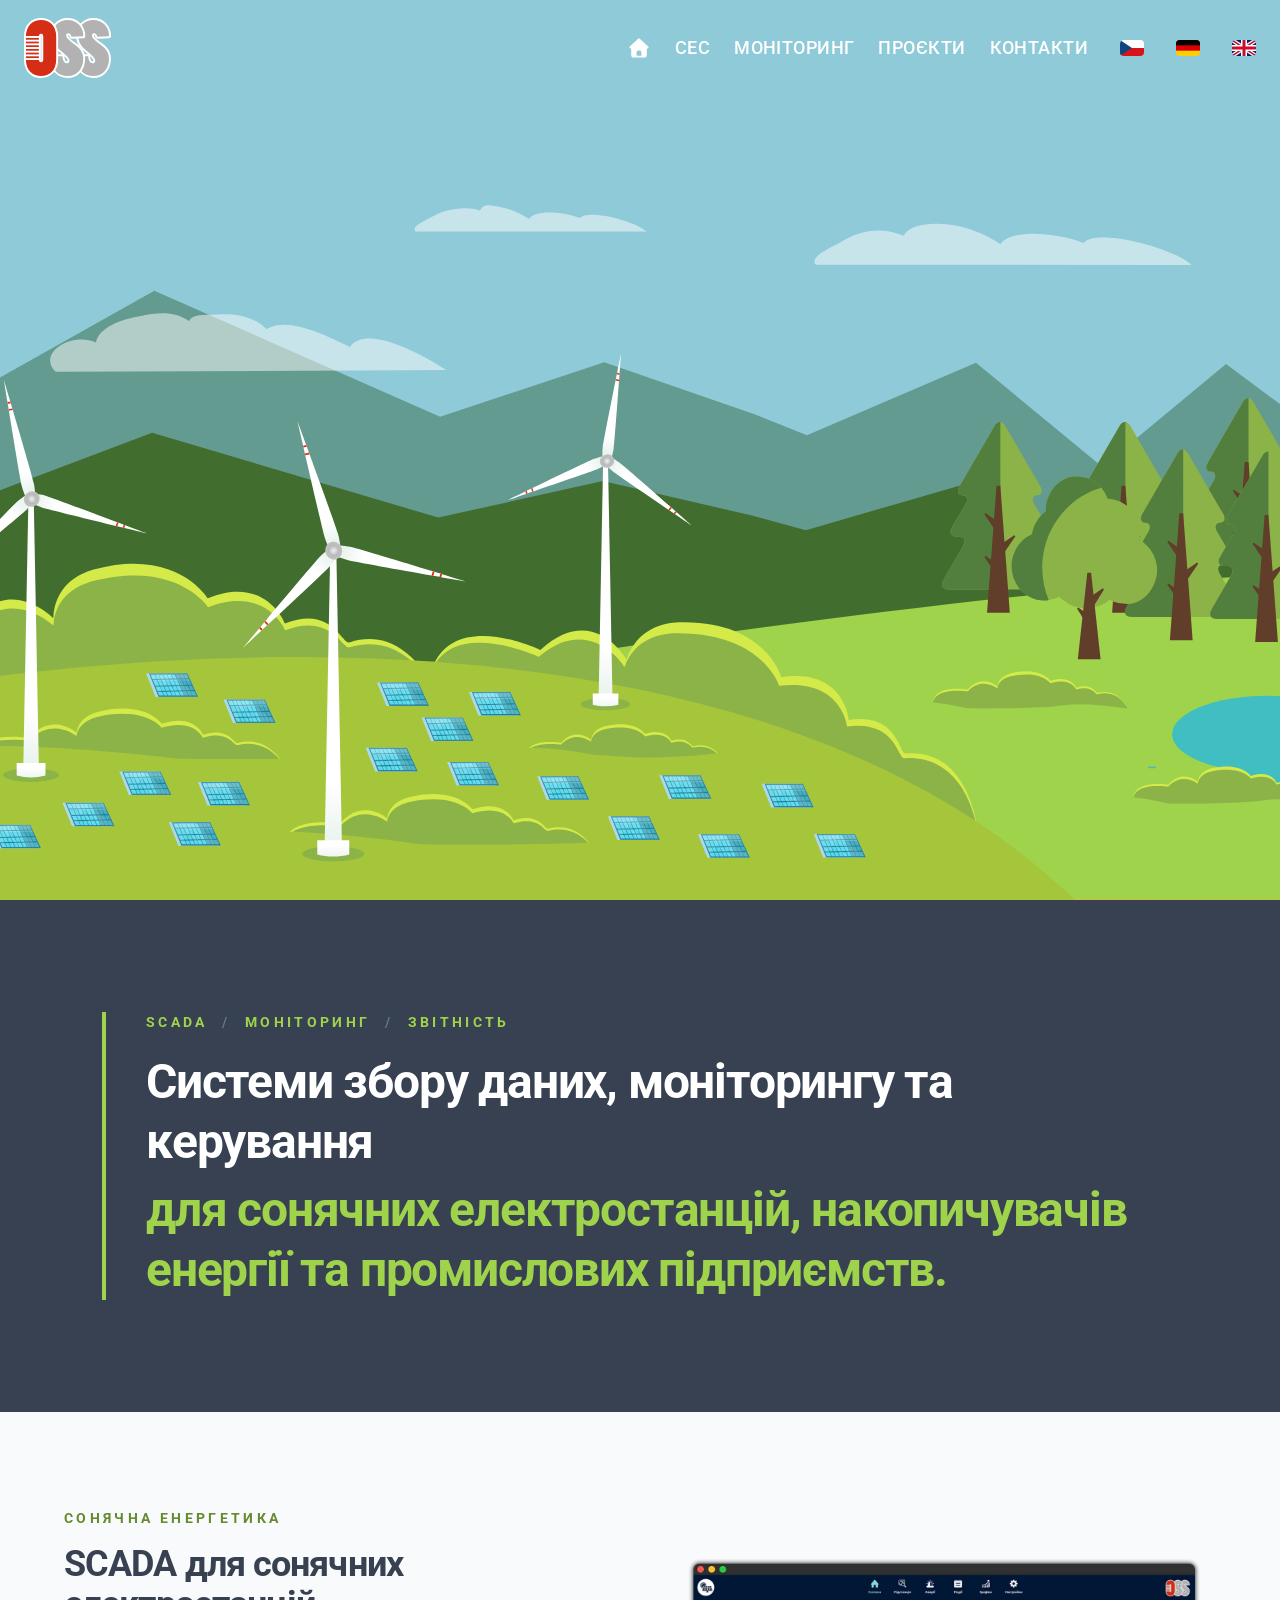
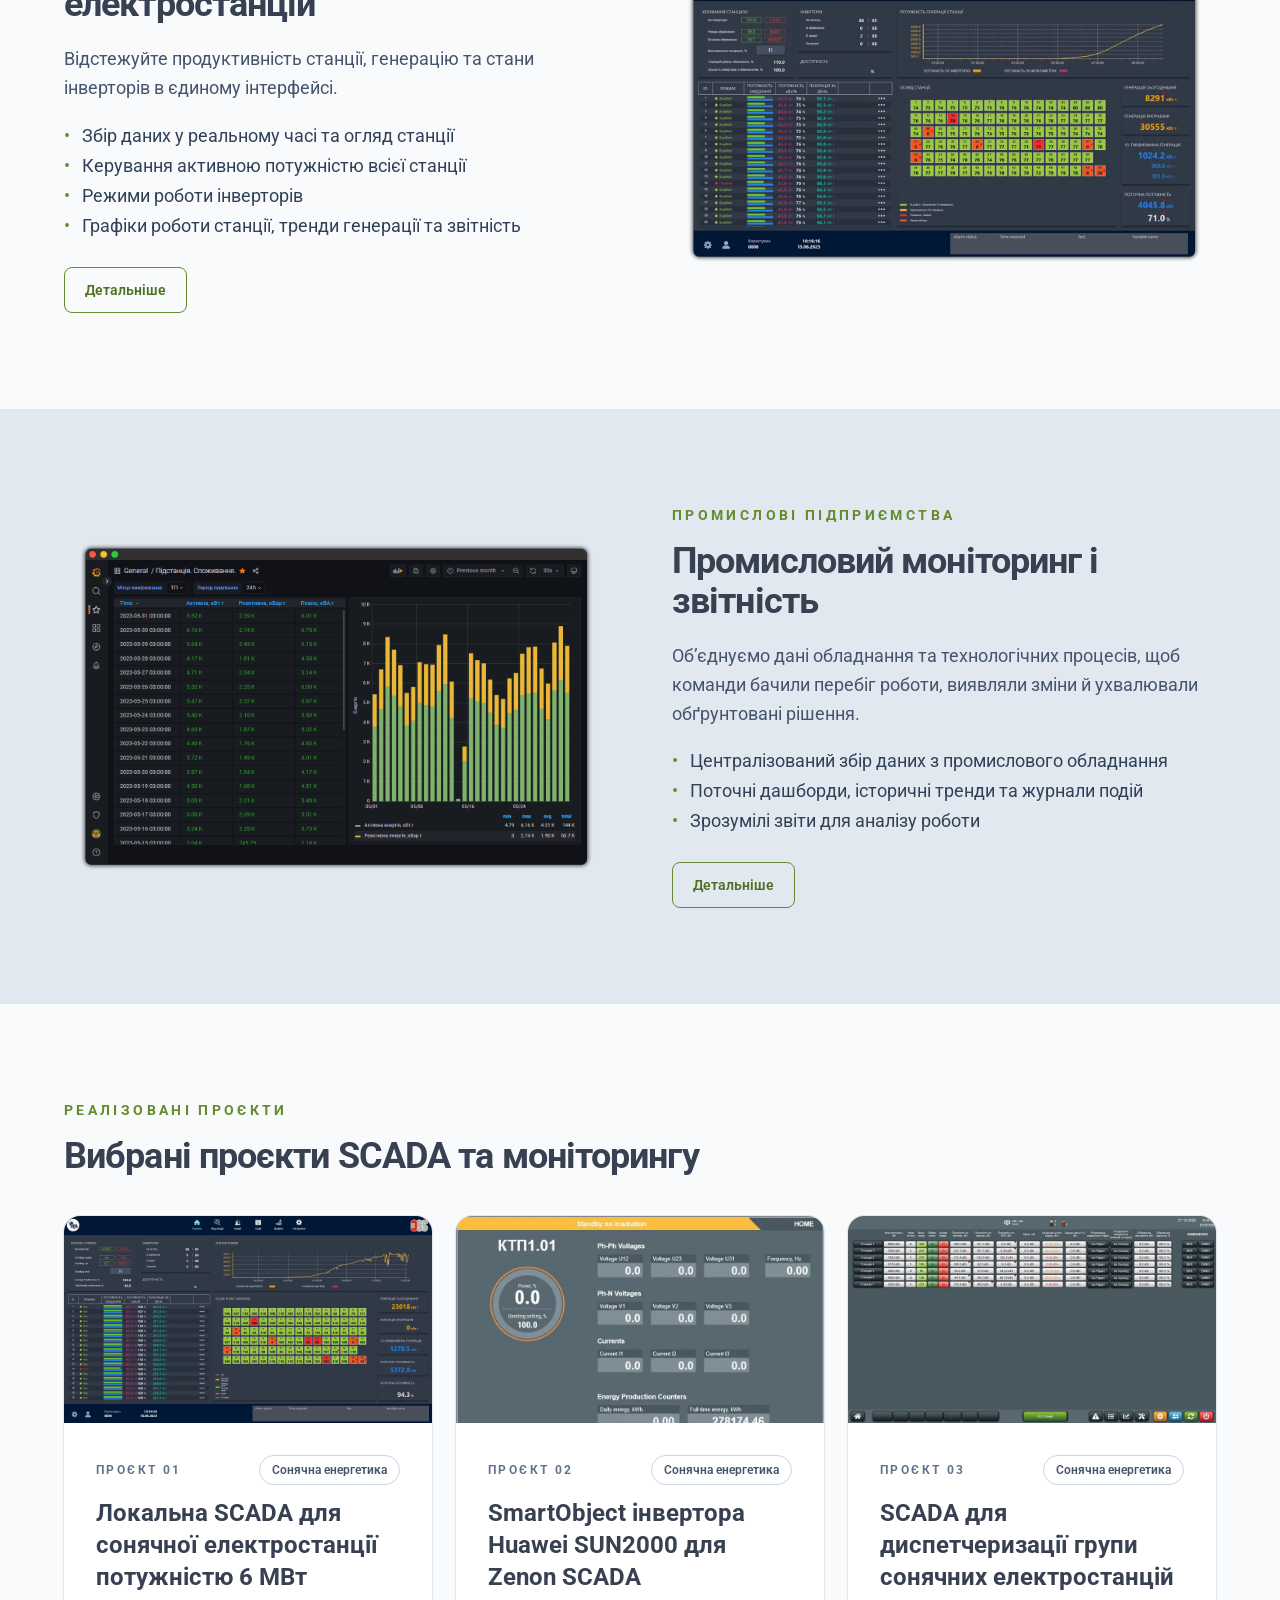
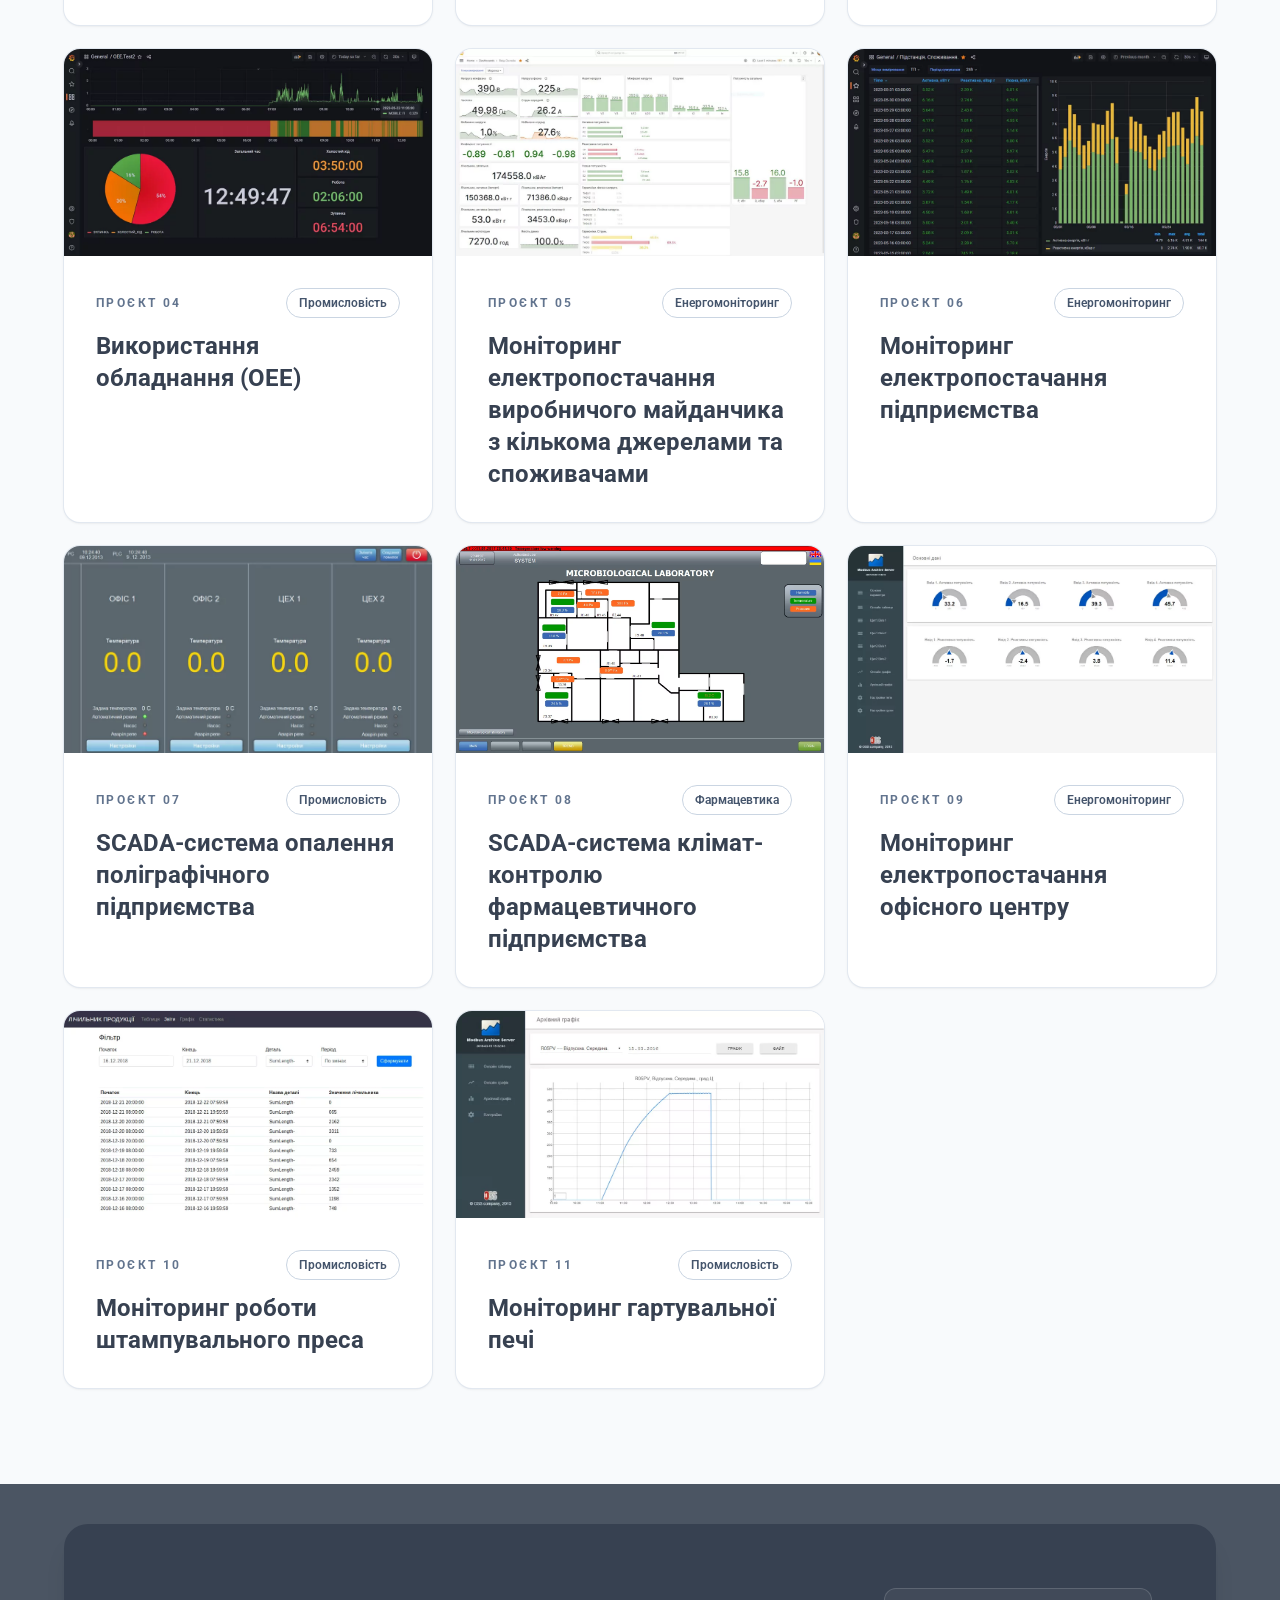
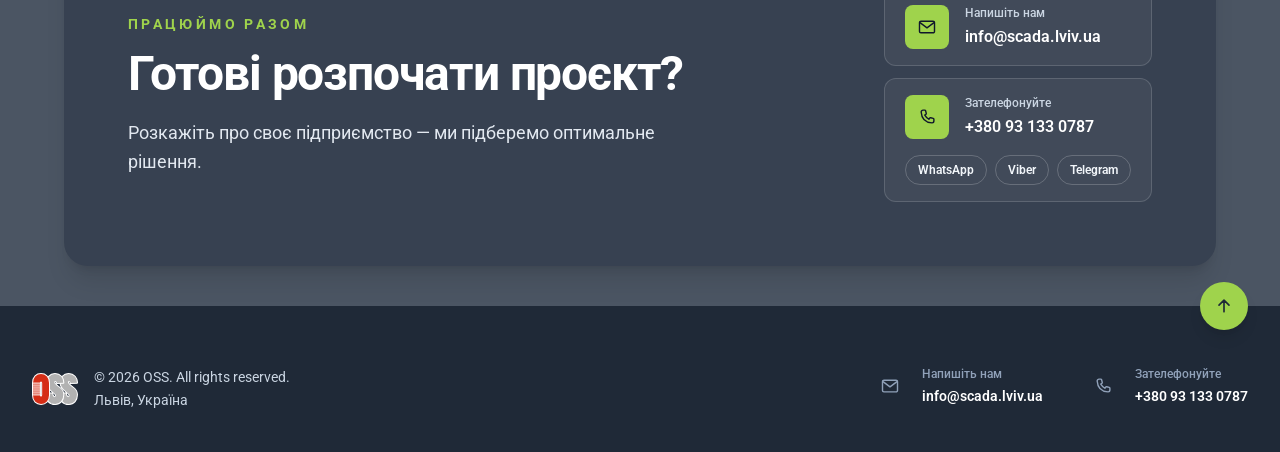
<file: uk/index.html>
<!DOCTYPE html>

<html lang="uk">
<head>
<meta charset="utf-8"/>
<meta content="width=device-width, initial-scale=1" name="viewport"/>
<meta content="#0f172a" name="theme-color"/>
<title>SCADA та моніторинг енергоспоживання | OSS Львів</title>
<meta content="OSS проєктує та впроваджує SCADA, диспетчеризацію сонячних електростанцій і промисловий моніторинг енергоспоживання. Львів, Україна." name="description"/>
<meta content="index, follow, max-image-preview:large" name="robots"/>
<link href="https://scada.lviv.ua/uk/" rel="canonical"/>
<meta content="website" property="og:type"/>
<meta content="uk_UA" property="og:locale"/>
<meta content="Outsourcing SCADA Solutions" property="og:site_name"/>
<meta content="SCADA та моніторинг енергоспоживання | OSS Львів" property="og:title"/>
<meta content="OSS проєктує та впроваджує SCADA, диспетчеризацію сонячних електростанцій і промисловий моніторинг енергоспоживання. Львів, Україна." property="og:description"/>
<meta content="https://scada.lviv.ua/uk/" property="og:url"/>
<meta content="https://scada.lviv.ua/assets/images/Project01/Solar08.jpg.webp" property="og:image"/>
<meta content="Сонячна електростанція під моніторингом SCADA від OSS" property="og:image:alt"/>
<meta content="summary_large_image" name="twitter:card"/>
<meta content="SCADA та моніторинг енергоспоживання | OSS Львів" name="twitter:title"/>
<meta content="OSS проєктує та впроваджує SCADA, диспетчеризацію сонячних електростанцій і промисловий моніторинг енергоспоживання. Львів, Україна." name="twitter:description"/>
<meta content="https://scada.lviv.ua/assets/images/Project01/Solar08.jpg.webp" name="twitter:image"/>
<script type="application/ld+json">{
  "@context": "https://schema.org",
  "@type": "Organization",
  "name": "Outsourcing SCADA Solutions",
  "alternateName": "OSS",
  "url": "https://scada.lviv.ua/",
  "logo": "https://scada.lviv.ua/assets/images/osslogo.svg",
  "description": "OSS проєктує та впроваджує SCADA, диспетчеризацію сонячних електростанцій і промисловий моніторинг енергоспоживання. Львів, Україна.",
  "email": "info@scada.lviv.ua",
  "telephone": "+380931330787",
  "address": {
    "@type": "PostalAddress",
    "addressLocality": "Львів",
    "addressCountry": "UA"
  }
}</script>
<script async="" src="https://www.googletagmanager.com/gtag/js?id=G-HJZBJC6Z9M"></script>
<script>
      window.dataLayer = window.dataLayer || [];
      function gtag(){window.dataLayer.push(arguments);}
      gtag('js', new Date());
      gtag('config', 'G-HJZBJC6Z9M');
    </script>
<link href="../assets/images/favicon.png" rel="icon" type="image/png"/>
<link href="../assets/css/tailwind.css" rel="stylesheet"/>
<link href="https://scada.lviv.ua/uk/" hreflang="en" rel="alternate"/><link href="https://scada.lviv.ua/uk/" hreflang="uk" rel="alternate"/><link href="https://scada.lviv.ua/cs/" hreflang="cs" rel="alternate"/><link href="https://scada.lviv.ua/de/" hreflang="de" rel="alternate"/><link href="https://scada.lviv.ua/uk/" hreflang="x-default" rel="alternate"/></head>
<body class="min-h-screen bg-slate-50 font-sans text-slate-800 antialiased">
<nav aria-label="Головне меню" class="site-nav fixed inset-x-0 top-0 z-50 text-white">
<div class="site-nav-inner mx-auto flex max-w-7xl items-center justify-between gap-3 px-4 sm:px-6">
<a aria-label="Головна" class="shrink-0" href="https://scada.lviv.ua/uk/">
<img alt="OSS logo" class="site-nav-logo w-auto" height="40" src="../assets/images/osslogo.svg" width="58"/>
</a>
<button aria-controls="site-menu" aria-expanded="false" aria-label="Відкрити меню" class="menu-toggle" type="button">
<svg aria-hidden="true" class="menu-toggle-icon" viewbox="0 0 24 24">
<path d="M4 6h16M4 12h16M4 18h16" fill="none" stroke="currentColor" stroke-linecap="round" stroke-width="2"></path>
</svg>
</button>
<ul class="site-menu flex items-center gap-3 text-[0.8125rem] font-medium tracking-wide sm:gap-6 sm:text-[1.09375rem]" id="site-menu">
<li>
<a class="menu-link transition-opacity hover:opacity-75" href="#home">
<svg aria-hidden="true" class="home-icon" viewbox="0 0 640 640">
<path d="M341.8 72.6C329.5 61.2 310.5 61.2 298.3 72.6L74.3 280.6C64.7 289.6 61.5 303.5 66.3 315.7C71.1 327.9 82.8 336 96 336L112 336L112 512C112 547.3 140.7 576 176 576L464 576C499.3 576 528 547.3 528 512L528 336L544 336C557.2 336 569 327.9 573.8 315.7C578.6 303.5 575.4 289.5 565.8 280.6L341.8 72.6zM304 384L336 384C362.5 384 384 405.5 384 432L384 528L256 528L256 432C256 405.5 277.5 384 304 384z" fill="currentColor"></path>
</svg>
<span class="home-label">ГОЛОВНА</span>
</a>
</li>
<li><a class="menu-link whitespace-nowrap transition-opacity hover:opacity-75" href="#pv-stations">СЕС</a></li>
<li><a class="menu-link whitespace-nowrap transition-opacity hover:opacity-75" href="#monitoring">МОНІТОРИНГ</a></li>
<li><a class="menu-link whitespace-nowrap transition-opacity hover:opacity-75" href="#projects">ПРОЄКТИ</a></li>
<li><a class="menu-link whitespace-nowrap transition-opacity hover:opacity-75" href="#contacts">КОНТАКТИ</a></li>
<li class="language-options ml-1 sm:ml-2">
<ul class="language-options-list">

<li>
<a aria-label="Česká verze webu" class="menu-link" href="/cs/" title="Čeština">
<svg aria-hidden="true" class="h-4 w-6 rounded-sm" role="img" viewbox="0 0 24 16">
<rect fill="#FFFFFF" height="8" width="24"></rect>
<rect fill="#D7141A" height="8" width="24" y="8"></rect>
<path d="M0 0v16l12-8z" fill="#11457E"></path>
</svg>
</a>
</li>
<li>
<a aria-label="Deutsche Website" class="menu-link" href="/de/" title="Deutsch">
<svg aria-hidden="true" class="h-4 w-6 rounded-sm" role="img" viewbox="0 0 24 16">
<rect fill="#FFCE00" height="16" width="24"></rect>
<rect fill="#DD0000" height="10.67" width="24"></rect>
<rect fill="#000000" height="5.33" width="24"></rect>
</svg>
</a>
</li>
<li><a aria-label="Англійська версія сайту" class="menu-link" href="/" title="English">
<svg aria-hidden="true" class="h-4 w-6 rounded-sm" role="img" viewbox="0 0 24 16">
<rect fill="#012169" height="16" width="24"></rect>
<path d="M0 0L24 16M24 0L0 16" stroke="#fff" stroke-width="4"></path>
<path d="M0 0L24 16M24 0L0 16" stroke="#C8102E" stroke-width="1.5"></path>
<path d="M12 0V16M0 8H24" stroke="#fff" stroke-width="6"></path>
<path d="M12 0V16M0 8H24" stroke="#C8102E" stroke-width="3"></path>
</svg>
</a></li></ul>
</li>
</ul>
</div>
</nav>
<header class="page-banner flex h-dvh items-center justify-center px-6 pb-8 pt-20" id="home">
</header>
<section aria-labelledby="core-message" class="bg-[#374151] px-6 py-20 text-white sm:py-28">
<div class="mx-auto max-w-6xl translate-x-5 border-l-4 border-[#9FD34C] pl-6 sm:translate-x-[38px] sm:pl-10">
<p class="mb-5 text-xs font-bold uppercase tracking-[0.24em] text-[#9FD34C] sm:text-sm">
          SCADA <span aria-hidden="true" class="px-2 text-slate-500">/</span> Моніторинг <span aria-hidden="true" class="px-2 text-slate-500">/</span> ЗВІТНІСТЬ
        </p>
<h1 class="max-w-5xl text-3xl font-bold leading-tight tracking-tight sm:text-4xl lg:text-5xl" id="core-message">
          Системи збору даних, моніторингу та керування
          <span class="mt-2 block text-[#9FD34C]">для сонячних електростанцій, накопичувачів енергії та промислових підприємств.</span>
</h1>
</div>
</section>
<section aria-labelledby="pv-stations-title" class="bg-slate-50 px-6 py-20 sm:py-24" id="pv-stations">
<div class="mx-auto grid max-w-6xl items-center gap-10 lg:grid-cols-2 lg:gap-16">
<div>
<p class="mb-4 text-xs font-bold uppercase tracking-[0.24em] text-[#658b2e] sm:text-sm">Сонячна енергетика</p>
<h2 class="text-3xl font-bold tracking-tight text-[#374151] sm:text-4xl" id="pv-stations-title">
            SCADA для сонячних електростанцій
          </h2>
<p class="mt-5 text-base leading-relaxed text-slate-600 sm:text-lg">Відстежуйте продуктивність станції, генерацію та стани інверторів в єдиному інтерфейсі.</p>
<ul class="mt-6 space-y-3 text-base leading-none text-slate-700 sm:text-lg">
<li class="flex gap-3"><span aria-hidden="true" class="text-[#658b2e]">•</span><span>Збір даних у реальному часі та огляд станції</span></li>
<li class="flex gap-3"><span aria-hidden="true" class="text-[#658b2e]">•</span><span>Керування активною потужністю всієї станції</span></li>
<li class="flex gap-3"><span aria-hidden="true" class="text-[#658b2e]">•</span><span>Режими роботи інверторів</span></li>
<li class="flex gap-3"><span aria-hidden="true" class="text-[#658b2e]">•</span><span>Графіки роботи станції, тренди генерації та звітність</span></li>
</ul>
<button class="mt-8 inline-flex items-center rounded-lg border border-[#658b2e] px-5 py-3 text-sm font-semibold text-[#4f7024] transition-colors hover:bg-[#658b2e] hover:text-white focus-visible:outline-2 focus-visible:outline-offset-4 focus-visible:outline-[#658b2e]" data-dialog-target="pv-scada-dialog" type="button">
            Детальніше
          </button>
</div>
<img alt="SCADA dashboard for monitoring a solar power plant" class="w-full" height="850" loading="lazy" src="../assets/images/scada1-1.png.webp" width="1400"/>
</div>
</section>
<section aria-labelledby="industrial-monitoring-title" class="bg-slate-200 px-6 py-20 sm:py-24" id="monitoring">
<div class="mx-auto grid max-w-6xl items-center gap-10 lg:grid-cols-2 lg:gap-16">
<img alt="Industrial monitoring dashboard with energy trends and reports" class="order-2 w-full lg:order-1" height="900" loading="lazy" src="../assets/images/grafana3-screenshot.png.webp" width="1400"/>
<div class="order-1 lg:order-2">
<p class="mb-4 text-xs font-bold uppercase tracking-[0.24em] text-[#658b2e] sm:text-sm">Промислові підприємства</p>
<h2 class="text-3xl font-bold tracking-tight text-[#374151] sm:text-4xl" id="industrial-monitoring-title">
            Промисловий моніторинг і звітність
          </h2>
<p class="mt-5 text-base leading-relaxed text-slate-600 sm:text-lg">Об’єднуємо дані обладнання та технологічних процесів, щоб команди бачили перебіг роботи, виявляли зміни й ухвалювали обґрунтовані рішення.</p>
<ul class="mt-6 space-y-3 text-base leading-none text-slate-700 sm:text-lg">
<li class="flex gap-3"><span aria-hidden="true" class="text-[#658b2e]">•</span><span>Централізований збір даних з промислового обладнання</span></li>
<li class="flex gap-3"><span aria-hidden="true" class="text-[#658b2e]">•</span><span>Поточні дашборди, історичні тренди та журнали подій</span></li>
<li class="flex gap-3"><span aria-hidden="true" class="text-[#658b2e]">•</span><span>Зрозумілі звіти для аналізу роботи</span></li>
</ul>
<button class="mt-8 inline-flex items-center rounded-lg border border-[#658b2e] px-5 py-3 text-sm font-semibold text-[#4f7024] transition-colors hover:bg-[#658b2e] hover:text-white focus-visible:outline-2 focus-visible:outline-offset-4 focus-visible:outline-[#658b2e]" data-dialog-target="industrial-monitoring-dialog" type="button">
            Детальніше
          </button>
</div>
</div>
</section>
<section aria-labelledby="projects-title" class="bg-slate-50 px-6 py-20 sm:py-24" id="projects">
<div class="mx-auto max-w-6xl">
<p class="mb-4 text-xs font-bold uppercase tracking-[0.24em] text-[#658b2e] sm:text-sm">Реалізовані проєкти</p>
<h2 class="max-w-3xl text-3xl font-bold tracking-tight text-[#374151] sm:text-4xl" id="projects-title">
          Вибрані проєкти SCADA та моніторингу
        </h2>
<div class="mt-10 grid gap-6 sm:grid-cols-2 lg:grid-cols-3" id="project-grid">
<article class="overflow-hidden rounded-2xl bg-white shadow-sm ring-1 ring-slate-200">
<img alt="Дашборд станції та керування" class="aspect-video w-full object-cover" loading="lazy" src="../assets/images/Project01/Solar02.jpg.webp"/>
<div class="p-6 sm:p-8">
<div class="flex items-center justify-between gap-3">
<p class="text-xs font-bold uppercase tracking-[0.2em] text-slate-500" data-project-number="">Проєкт 01</p>
<span class="inline-flex shrink-0 rounded-full border border-slate-300 px-3 py-1.5 text-xs font-semibold text-slate-600">Сонячна енергетика</span>
</div>
<h3 class="mt-3 text-xl font-bold text-[#374151] sm:text-2xl">
<button class="text-left transition-colors hover:text-[#4f7024] focus-visible:rounded-sm focus-visible:outline-2 focus-visible:outline-offset-4 focus-visible:outline-[#658b2e]" data-dialog-target="project-pv-dialog" type="button">
                  Локальна SCADA для сонячної електростанції потужністю 6 МВт
                </button>
</h3>
</div>
</article>
<article class="overflow-hidden rounded-2xl bg-white shadow-sm ring-1 ring-slate-200">
<img alt="Огляд поточних електричних параметрів інвертора" class="project-card-image aspect-video w-full object-cover" loading="lazy" src="../assets/images/Project02/Huawei.00.jpg.webp"/>
<div class="p-6 sm:p-8"><div class="flex items-center justify-between gap-3"><p class="text-xs font-bold uppercase tracking-[0.2em] text-slate-500">Проєкт 02</p><span class="inline-flex shrink-0 rounded-full border border-slate-300 px-3 py-1.5 text-xs font-semibold text-slate-600">Сонячна енергетика</span></div><h3 class="mt-3 text-xl font-bold text-[#374151] sm:text-2xl"><button class="text-left transition-colors hover:text-[#4f7024] focus-visible:rounded-sm focus-visible:outline-2 focus-visible:outline-offset-4 focus-visible:outline-[#658b2e]" data-dialog-target="project-huawei-dialog" type="button">SmartObject інвертора Huawei SUN2000 для Zenon SCADA</button></h3></div>
</article>
<article class="overflow-hidden rounded-2xl bg-white shadow-sm ring-1 ring-slate-200">
<img alt="Централізований огляд сонячних електростанцій" class="aspect-video w-full object-cover" loading="lazy" src="../assets/images/Project03/CE.00.jpg.webp"/>
<div class="p-6 sm:p-8"><div class="flex items-center justify-between gap-3"><p class="text-xs font-bold uppercase tracking-[0.2em] text-slate-500">Проєкт 03</p><span class="inline-flex shrink-0 rounded-full border border-slate-300 px-3 py-1.5 text-xs font-semibold text-slate-600">Сонячна енергетика</span></div><h3 class="mt-3 text-xl font-bold text-[#374151] sm:text-2xl"><button class="text-left transition-colors hover:text-[#4f7024] focus-visible:rounded-sm focus-visible:outline-2 focus-visible:outline-offset-4 focus-visible:outline-[#658b2e]" data-dialog-target="project-dispatch-dialog" type="button">SCADA для диспетчеризації групи сонячних електростанцій</button></h3></div>
</article>
<article class="overflow-hidden rounded-2xl bg-white shadow-sm ring-1 ring-slate-200">
<img alt="Дашборд використання обладнання" class="aspect-video w-full object-cover" loading="lazy" src="../assets/images/Project04/Vodalend_OEE_00.jpg.webp"/>
<div class="p-6 sm:p-8"><div class="flex items-center justify-between gap-3"><p class="text-xs font-bold uppercase tracking-[0.2em] text-slate-500">Проєкт 04</p><span class="inline-flex shrink-0 rounded-full border border-slate-300 px-3 py-1.5 text-xs font-semibold text-slate-600">Промисловість</span></div><h3 class="mt-3 text-xl font-bold text-[#374151] sm:text-2xl"><button class="text-left transition-colors hover:text-[#4f7024] focus-visible:rounded-sm focus-visible:outline-2 focus-visible:outline-offset-4 focus-visible:outline-[#658b2e]" data-dialog-target="project-oee-dialog" type="button">Використання обладнання (OEE)</button></h3></div>
</article>
<article class="overflow-hidden rounded-2xl bg-white shadow-sm ring-1 ring-slate-200">
<img alt="Огляд електричних вимірювань" class="aspect-video w-full object-cover" loading="lazy" src="../assets/images/Project05/Baza00.jpg.webp"/>
<div class="p-6 sm:p-8"><div class="flex items-center justify-between gap-3"><p class="text-xs font-bold uppercase tracking-[0.2em] text-slate-500">Проєкт 05</p><span class="inline-flex shrink-0 rounded-full border border-slate-300 px-3 py-1.5 text-xs font-semibold text-slate-600">Енергомоніторинг</span></div><h3 class="mt-3 text-xl font-bold text-[#374151] sm:text-2xl"><button class="text-left transition-colors hover:text-[#4f7024] focus-visible:rounded-sm focus-visible:outline-2 focus-visible:outline-offset-4 focus-visible:outline-[#658b2e]" data-dialog-target="project-power-monitoring-dialog" type="button">Моніторинг електропостачання виробничого майданчика з кількома джерелами та споживачами</button></h3></div>
</article>
<article class="overflow-hidden rounded-2xl bg-white shadow-sm ring-1 ring-slate-200">
<img alt="Звіт про споживання електроенергії" class="aspect-video w-full object-cover" loading="lazy" src="../assets/images/Project06/VD_Energy_00.jpg.webp"/>
<div class="p-6 sm:p-8"><div class="flex items-center justify-between gap-3"><p class="text-xs font-bold uppercase tracking-[0.2em] text-slate-500">Проєкт 06</p><span class="inline-flex shrink-0 rounded-full border border-slate-300 px-3 py-1.5 text-xs font-semibold text-slate-600">Енергомоніторинг</span></div><h3 class="mt-3 text-xl font-bold text-[#374151] sm:text-2xl"><button class="text-left transition-colors hover:text-[#4f7024] focus-visible:rounded-sm focus-visible:outline-2 focus-visible:outline-offset-4 focus-visible:outline-[#658b2e]" data-dialog-target="project-industry-power-dialog" type="button">Моніторинг електропостачання підприємства</button></h3></div>
</article>
<article class="overflow-hidden rounded-2xl bg-white shadow-sm ring-1 ring-slate-200">
<img alt="Огляд системи опалення" class="project-card-image aspect-video w-full object-cover" loading="lazy" src="../assets/images/Project07/Elgraph.01.png.webp"/>
<div class="p-6 sm:p-8"><div class="flex items-center justify-between gap-3"><p class="text-xs font-bold uppercase tracking-[0.2em] text-slate-500">Проєкт 07</p><span class="inline-flex shrink-0 rounded-full border border-slate-300 px-3 py-1.5 text-xs font-semibold text-slate-600">Промисловість</span></div><h3 class="mt-3 text-xl font-bold text-[#374151] sm:text-2xl"><button class="text-left transition-colors hover:text-[#4f7024] focus-visible:rounded-sm focus-visible:outline-2 focus-visible:outline-offset-4 focus-visible:outline-[#658b2e]" data-dialog-target="project-heating-dialog" type="button">SCADA-система опалення поліграфічного підприємства</button></h3></div>
</article>
<article class="overflow-hidden rounded-2xl bg-white shadow-sm ring-1 ring-slate-200">
<img alt="Огляд моніторингу клімату" class="aspect-video w-full object-cover" loading="lazy" src="../assets/images/Project08/PF01.jpg.webp"/>
<div class="p-6 sm:p-8"><div class="flex items-center justify-between gap-3"><p class="text-xs font-bold uppercase tracking-[0.2em] text-slate-500">Проєкт 08</p><span class="inline-flex shrink-0 rounded-full border border-slate-300 px-3 py-1.5 text-xs font-semibold text-slate-600">Фармацевтика</span></div><h3 class="mt-3 text-xl font-bold text-[#374151] sm:text-2xl"><button class="text-left transition-colors hover:text-[#4f7024] focus-visible:rounded-sm focus-visible:outline-2 focus-visible:outline-offset-4 focus-visible:outline-[#658b2e]" data-dialog-target="project-pharma-climate-dialog" type="button">SCADA-система клімат-контролю фармацевтичного підприємства</button></h3></div>
</article>
<article class="overflow-hidden rounded-2xl bg-white shadow-sm ring-1 ring-slate-200">
<img alt="Дашборд моніторингу електропостачання" class="aspect-video w-full object-cover" loading="lazy" src="../assets/images/Project11/GL_01.jpg.webp"/>
<div class="p-6 sm:p-8"><div class="flex items-center justify-between gap-3"><p class="text-xs font-bold uppercase tracking-[0.2em] text-slate-500">Проєкт 09</p><span class="inline-flex shrink-0 rounded-full border border-slate-300 px-3 py-1.5 text-xs font-semibold text-slate-600">Енергомоніторинг</span></div><h3 class="mt-3 text-xl font-bold text-[#374151] sm:text-2xl"><button class="text-left transition-colors hover:text-[#4f7024] focus-visible:rounded-sm focus-visible:outline-2 focus-visible:outline-offset-4 focus-visible:outline-[#658b2e]" data-dialog-target="project-office-center-dialog" type="button">Моніторинг електропостачання офісного центру</button></h3></div>
</article>
<article class="overflow-hidden rounded-2xl bg-white shadow-sm ring-1 ring-slate-200">
<img alt="Огляд виробничого моніторингу" class="aspect-video w-full object-cover" loading="lazy" src="../assets/images/Project10/AKO_00.jpg.webp"/>
<div class="p-6 sm:p-8"><div class="flex items-center justify-between gap-3"><p class="text-xs font-bold uppercase tracking-[0.2em] text-slate-500">Проєкт 10</p><span class="inline-flex shrink-0 rounded-full border border-slate-300 px-3 py-1.5 text-xs font-semibold text-slate-600">Промисловість</span></div><h3 class="mt-3 text-xl font-bold text-[#374151] sm:text-2xl"><button class="text-left transition-colors hover:text-[#4f7024] focus-visible:rounded-sm focus-visible:outline-2 focus-visible:outline-offset-2 focus-visible:outline-[#658b2e]" data-dialog-target="project-stamping-press-dialog" type="button">Моніторинг роботи штампувального преса</button></h3></div>
</article>
<article class="overflow-hidden rounded-2xl bg-white shadow-sm ring-1 ring-slate-200">
<img alt="Історичний графік температури" class="aspect-video w-full object-cover" loading="lazy" src="../assets/images/Project09/KRT_01.jpg.webp"/>
<div class="p-6 sm:p-8"><div class="flex items-center justify-between gap-3"><p class="text-xs font-bold uppercase tracking-[0.2em] text-slate-500">Проєкт 11</p><span class="inline-flex shrink-0 rounded-full border border-slate-300 px-3 py-1.5 text-xs font-semibold text-slate-600">Промисловість</span></div><h3 class="mt-3 text-xl font-bold text-[#374151] sm:text-2xl"><button class="text-left transition-colors hover:text-[#4f7024] focus-visible:rounded-sm focus-visible:outline-2 focus-visible:outline-offset-2 focus-visible:outline-[#658b2e]" data-dialog-target="project-furnace-dialog" type="button">Моніторинг гартувальної печі</button></h3></div>
</article>
</div>
</div>
</section>
<dialog aria-labelledby="pv-scada-dialog-title" class="service-dialog m-auto max-h-[calc(100dvh-2rem)] w-[calc(100%-2rem)] max-w-5xl overflow-y-auto rounded-2xl border-0 bg-slate-50 p-0 text-slate-800 shadow-2xl" id="pv-scada-dialog">
<div class="sticky top-0 z-10 flex justify-end bg-slate-50 px-4 pt-4 sm:px-8">
<button aria-label="Закрити вікно" class="service-dialog-close grid size-11 place-items-center rounded-full text-slate-600 transition-colors hover:bg-slate-200 hover:text-slate-900 focus-visible:outline-2 focus-visible:outline-offset-2 focus-visible:outline-[#658b2e]" type="button">
<svg aria-hidden="true" class="size-5" fill="none" viewbox="0 0 24 24">
<path d="m6 6 12 12M18 6 6 18" stroke="currentColor" stroke-linecap="round" stroke-width="2"></path>
</svg>
</button>
</div>
<div class="px-6 pb-6 sm:px-10 sm:pb-10">
<header>
<p class="mb-3 text-xs font-bold uppercase tracking-[0.24em] text-[#658b2e] sm:text-sm">Сонячна енергетика</p>
<h2 class="max-w-3xl text-2xl font-bold tracking-tight text-[#374151] sm:text-4xl" id="pv-scada-dialog-title">SCADA для сонячних електростанцій</h2>
<p class="mt-5 max-w-4xl text-base leading-relaxed text-slate-600 sm:text-lg">Зі збільшенням кількості та потужності сонячних електростанцій керування інверторами й допоміжним обладнанням через окремі інструменти виробників стає дедалі складнішим. Віддалені платформи моніторингу також можуть залежати від підключення до інтернету.</p>
<p class="mt-4 max-w-4xl text-base leading-relaxed text-slate-600 sm:text-lg">Для середніх і великих станцій локальна SCADA об’єднує моніторинг і керування всією станцією в одній системі. За належних експлуатаційних умов інвестиція може окупитися протягом перших тижнів або місяців роботи.</p>
</header>
<section aria-labelledby="zenon-platform-title" class="mt-8 rounded-2xl bg-[#374151] p-6 text-white sm:p-8">
<div class="flex flex-col gap-5 sm:flex-row sm:items-center sm:justify-between">
<div>
<p class="text-xs font-bold uppercase tracking-[0.2em] text-[#9FD34C]">Наша платформа</p>
<h3 class="mt-2 text-xl font-bold sm:text-2xl" id="zenon-platform-title">COPA-DATA zenon</h3>
<p class="mt-2 max-w-2xl text-sm leading-relaxed text-slate-200 sm:text-base">Ми використовуємо zenon як основну платформу для створення відкритих енергетичних застосунків на базі стандартів.</p>
</div>
<div class="flex flex-wrap items-center gap-3">
<img alt="COPA-DATA logo" class="h-14 w-52 rounded-lg bg-white px-3 py-2 object-contain" height="160" loading="lazy" src="../assets/images/copa-data-vector-logo2.svg" width="652"/>
<a class="inline-flex min-h-11 shrink-0 items-center justify-center rounded-lg border border-white/30 px-4 py-2 text-sm font-semibold text-white transition-colors hover:border-[#9FD34C] hover:text-[#9FD34C] focus-visible:outline-2 focus-visible:outline-offset-4 focus-visible:outline-[#9FD34C]" href="https://www.copadata.com/" rel="noopener noreferrer" target="_blank">
                Відвідати COPA-DATA
                <span aria-hidden="true" class="ml-2">↗</span>
</a>
</div>
</div>
<div class="mt-6 border-t border-white/15 pt-5">
<h4 class="text-xs font-bold uppercase tracking-[0.18em] text-slate-300">Ключові галузі</h4>
<ul class="mt-3 flex flex-wrap gap-2">
<li class="rounded-full border border-white/20 px-3 py-1.5 text-sm">Харчова промисловість</li>
<li class="rounded-full border border-white/20 px-3 py-1.5 text-sm">Енергетика та інфраструктура</li>
<li class="rounded-full border border-white/20 px-3 py-1.5 text-sm">Фармацевтика</li>
<li class="rounded-full border border-white/20 px-3 py-1.5 text-sm">Автомобільна промисловість</li>
</ul>
</div>
<div aria-labelledby="energy-protocols-title" class="mt-6 border-t border-white/15 pt-5">
<p class="text-xs font-bold uppercase tracking-[0.2em] text-[#9FD34C]">Відкриті стандарти</p>
<h4 class="mt-2 text-lg font-bold sm:text-xl" id="energy-protocols-title">Інтеграція з енергетичними системами</h4>
<p class="mt-3 max-w-3xl text-sm leading-relaxed text-slate-200 sm:text-base">zenon підтримує поширені енергетичні протоколи для інтеграції обладнання станції та зовнішніх систем.</p>
<ul class="mt-5 grid gap-3 sm:grid-cols-2 lg:grid-cols-3">
<li class="rounded-xl border border-white/15 bg-white/5 px-4 py-3 text-sm font-semibold text-slate-100">Modbus / SunSpec</li>
<li class="rounded-xl border border-white/15 bg-white/5 px-4 py-3 text-sm font-semibold text-slate-100">DNP3</li>
<li class="rounded-xl border border-white/15 bg-white/5 px-4 py-3 text-sm font-semibold text-slate-100">MQTT</li>
<li class="rounded-xl border border-white/15 bg-white/5 px-4 py-3 text-sm font-semibold text-slate-100">IEC 60870-5 (101/103/104)</li>
<li class="rounded-xl border border-white/15 bg-white/5 px-4 py-3 text-sm font-semibold text-slate-100">IEC 61850</li>
<li class="rounded-xl border border-white/15 bg-white/5 px-4 py-3 text-sm font-semibold text-slate-100">GOOSE</li>
</ul>
</div>
</section>
<section aria-label="Plant integration and local SCADA benefits" class="mt-10 grid gap-8 lg:grid-cols-2">
<div>
<p class="text-xs font-bold uppercase tracking-[0.2em] text-[#658b2e]">Досвід роботи з обладнанням різних виробників</p>
<h3 class="mt-2 text-xl font-bold text-[#374151] sm:text-2xl">Єдина система для всієї станції</h3>
<p class="mt-3 text-base leading-relaxed text-slate-600">Маємо досвід інтеграції станцій з інверторами Huawei та Fronius, обладнанням Schneider Electric, а також менш поширеними марками інверторів.</p>
<ul aria-label="Supported inverter manufacturers" class="mt-5 flex flex-wrap items-end gap-x-5 gap-y-4">
<li>
<figure class="flex flex-col items-center gap-1">
<img alt="Huawei" class="h-16 w-28 object-contain" height="240" loading="lazy" src="../assets/images/huawei.svg" width="240"/>
<figcaption class="text-xs font-medium text-slate-600">Huawei</figcaption>
</figure>
</li>
<li>
<figure class="flex flex-col items-center gap-1">
<img alt="Fronius" class="h-16 w-28 object-contain" height="240" loading="lazy" src="../assets/images/fronius.svg" width="240"/>
<figcaption class="text-xs font-medium text-slate-600">Fronius</figcaption>
</figure>
</li>
<li>
<figure class="flex flex-col items-center gap-1">
<img alt="Schneider Electric" class="h-16 w-28 object-contain" height="240" loading="lazy" src="../assets/images/se.svg" width="240"/>
<figcaption class="text-xs font-medium text-slate-600">Schneider Electric</figcaption>
</figure>
</li>
</ul>
</div>
<div>
<p class="text-xs font-bold uppercase tracking-[0.2em] text-[#658b2e]">Переваги локальної SCADA</p>
<h3 class="mt-2 text-xl font-bold text-[#374151] sm:text-2xl">Керуйте з повним розумінням ситуації</h3>
<ul class="mt-4 space-y-2 text-base leading-relaxed text-slate-700">
<li class="flex gap-3"><span aria-hidden="true" class="text-[#658b2e]">•</span><span>Сценарії керування для станції та узгоджене керування інверторами різних виробників</span></li>
<li class="flex gap-3"><span aria-hidden="true" class="text-[#658b2e]">•</span><span>Єдиний інтерфейс для інверторів та іншого обладнання станції</span></li>
<li class="flex gap-3"><span aria-hidden="true" class="text-[#658b2e]">•</span><span>Моніторинг температури трансформаторів і підстанцій</span></li>
<li class="flex gap-3"><span aria-hidden="true" class="text-[#658b2e]">•</span><span>Швидкий доступ до діагностики та локального керування без інтернету</span></li>
</ul>
</div>
</section>
<section aria-labelledby="scada-features-title" class="mt-10">
<p class="text-xs font-bold uppercase tracking-[0.2em] text-[#658b2e]">Можливості системи</p>
<h3 class="mt-2 text-xl font-bold text-[#374151] sm:text-2xl" id="scada-features-title">Налаштуйте систему відповідно до свого підприємства</h3>
<div class="mt-5 grid gap-5 lg:grid-cols-2">
<div class="rounded-2xl border border-slate-200 bg-white p-5 sm:p-6">
<h4 class="text-lg font-bold text-[#374151]">Основні функції</h4>
<ul class="mt-4 space-y-3 text-base leading-relaxed text-slate-700">
<li class="flex gap-3"><span aria-hidden="true" class="text-[#658b2e]">•</span><span>Головний дашборд станції з функціями керування</span></li>
<li class="flex gap-3"><span aria-hidden="true" class="text-[#658b2e]">•</span><span>Окремі екрани інверторів, вимикачів, стрінгових коробок і аналізаторів мережі з налаштуваннями</span></li>
<li class="flex gap-3"><span aria-hidden="true" class="text-[#658b2e]">•</span><span>Хронологічний список подій (CEL) і список аварійних повідомлень (AML)</span></li>
<li class="flex gap-3"><span aria-hidden="true" class="text-[#658b2e]">•</span><span>Історичні графіки та дані в реальному часі</span></li>
<li class="flex gap-3"><span aria-hidden="true" class="text-[#658b2e]">•</span><span>Налаштування застосунку</span></li>
</ul>
</div>
<div class="rounded-2xl border border-slate-200 bg-white p-5 sm:p-6">
<h4 class="text-lg font-bold text-[#374151]">Додаткові функції</h4>
<ul class="mt-4 space-y-3 text-base leading-relaxed text-slate-700">
<li class="flex gap-3"><span aria-hidden="true" class="text-[#658b2e]">•</span><span>Однолінійна схема (SLD) і стан IT-мережі</span></li>
<li class="flex gap-3"><span aria-hidden="true" class="text-[#658b2e]">•</span><span>Статистика, послідовності керування та звіти</span></li>
<li class="flex gap-3"><span aria-hidden="true" class="text-[#658b2e]">•</span><span>Віддалений доступ</span></li>
<li class="flex gap-3"><span aria-hidden="true" class="text-[#658b2e]">•</span><span>Хмарний хостинг SCADA</span></li>
</ul>
</div>
</div>
</section>
<section aria-labelledby="scada-integration-title" class="mt-10 rounded-2xl bg-[#e8efdc] p-5 sm:p-6">
<h3 class="text-lg font-bold text-[#374151] sm:text-xl" id="scada-integration-title">Інтеграція за межами станції</h3>
<p class="mt-2 text-base leading-relaxed text-slate-700">За потреби SCADA можна інтегрувати зі сторонніми платформами, зокрема передавати дані до зовнішніх баз або хмарних сервісів для візуалізації та аналізу.</p>
</section>
<section aria-label="Solar plant SCADA screenshots" class="mt-10">
<div class="grid gap-5 md:grid-cols-2">
<figure>
<img alt="Огляд станції та керування" class="aspect-video w-full object-contain" data-image-preview="" loading="lazy" src="../assets/images/scada1-1.png.webp"/>
<figcaption class="mt-2 text-sm text-slate-500">Огляд станції та керування</figcaption>
</figure>
<figure>
<img alt="Графіки станції та дані обладнання" class="aspect-video w-full object-contain" data-image-preview="" loading="lazy" src="../assets/images/scada1-2.png.webp"/>
<figcaption class="mt-2 text-sm text-slate-500">Графіки станції та дані обладнання</figcaption>
</figure>
</div>
</section>
</div>
</dialog>
<dialog aria-labelledby="industrial-monitoring-dialog-title" class="service-dialog m-auto max-h-[calc(100dvh-2rem)] w-[calc(100%-2rem)] max-w-5xl overflow-y-auto rounded-2xl border-0 bg-slate-50 p-0 text-slate-800 shadow-2xl" id="industrial-monitoring-dialog">
<div class="sticky top-0 z-10 flex justify-end bg-slate-50 px-4 pt-4 sm:px-8">
<button aria-label="Закрити вікно" class="service-dialog-close grid size-11 place-items-center rounded-full text-slate-600 transition-colors hover:bg-slate-200 hover:text-slate-900 focus-visible:outline-2 focus-visible:outline-offset-2 focus-visible:outline-[#658b2e]" type="button">
<svg aria-hidden="true" class="size-5" fill="none" viewbox="0 0 24 24">
<path d="m6 6 12 12M18 6 6 18" stroke="currentColor" stroke-linecap="round" stroke-width="2"></path>
</svg>
</button>
</div>
<div class="px-6 pb-0 sm:px-10 sm:pb-0">
<p class="mb-3 text-xs font-bold uppercase tracking-[0.24em] text-[#658b2e] sm:text-sm">Промислові підприємства</p>
<h2 class="text-2xl font-bold tracking-tight text-[#374151] sm:text-4xl" id="industrial-monitoring-dialog-title">Промисловий моніторинг і звітність</h2>
<p class="mt-5 max-w-4xl text-base leading-relaxed text-slate-600 sm:text-lg">Збирання, архівування та візуалізація виробничих даних потрібні підприємствам будь-якого масштабу й галузі: від базового обліку електроспоживання, який частково забезпечують наявні системи AMR, до оцінювання ефективності виробництва (OEE). Офісним і торговельним центрам також потрібен регулярний контроль споживання ресурсів. Важливо стежити й за станом обладнання та комп’ютерних мереж, якими дані передаються на сервери. Для цих завдань ми використовуємо відкрите програмне забезпечення та сучасні підходи.</p>
<section aria-label="Open software and platforms" class="mt-8">
<div class="grid grid-cols-4 justify-items-center gap-x-4 gap-y-5 py-2">
<figure class="flex w-full max-w-72 flex-col items-center gap-2 text-center">
<a aria-label="Ubuntu — open official website in a new tab" href="https://ubuntu.com/" rel="noopener noreferrer" target="_blank">
<img alt="Операційна система" class="h-24 w-full object-contain" loading="lazy" src="../assets/images/logo-ubuntu.svg"/>
</a>
<figcaption class="text-xs font-medium leading-tight text-slate-600">Операційна система</figcaption>
</figure>
<figure class="flex w-full max-w-72 flex-col items-center gap-2 text-center">
<a aria-label="Docker — open official website in a new tab" href="https://www.docker.com/" rel="noopener noreferrer" target="_blank">
<img alt="Платформа віртуалізації" class="h-24 w-full object-contain" loading="lazy" src="../assets/images/logo-docker.svg"/>
</a>
<figcaption class="text-xs font-medium leading-tight text-slate-600">Платформа віртуалізації</figcaption>
</figure>
<figure class="flex w-full max-w-72 flex-col items-center gap-2 text-center">
<a aria-label="PostgreSQL — open official website in a new tab" href="https://www.postgresql.org/" rel="noopener noreferrer" target="_blank">
<img alt="База даних" class="h-24 w-full object-contain" loading="lazy" src="../assets/images/logo-postgresql.svg"/>
</a>
<figcaption class="text-xs font-medium leading-tight text-slate-600">База даних</figcaption>
</figure>
<figure class="flex w-full max-w-72 flex-col items-center gap-2 text-center">
<a aria-label="Zabbix — open official website in a new tab" href="https://www.zabbix.com/" rel="noopener noreferrer" target="_blank">
<img alt="Моніторинг IT-інфраструктури" class="h-24 w-full object-contain" loading="lazy" src="../assets/images/logo-zabbix.svg"/>
</a>
<figcaption class="text-xs font-medium leading-tight text-slate-600">Моніторинг IT-інфраструктури</figcaption>
</figure>
<figure class="flex w-full max-w-72 flex-col items-center gap-2 text-center">
<a aria-label="Grafana — open official website in a new tab" href="https://grafana.com/" rel="noopener noreferrer" target="_blank">
<img alt="Візуалізація даних" class="h-24 w-full object-contain" loading="lazy" src="../assets/images/logo-grafana.svg"/>
</a>
<figcaption class="text-xs font-medium leading-tight text-slate-600">Візуалізація даних</figcaption>
</figure>
<figure class="flex w-full max-w-72 flex-col items-center gap-2 text-center">
<a aria-label="Power BI — open official website in a new tab" href="https://www.microsoft.com/en-us/power-platform/products/power-bi/" rel="noopener noreferrer" target="_blank">
<img alt="Формування звітів" class="h-24 w-full object-contain" loading="lazy" src="../assets/images/logo-powerbi.svg"/>
</a>
<figcaption class="text-xs font-medium leading-tight text-slate-600">Формування звітів</figcaption>
</figure>
<figure class="flex w-full max-w-72 flex-col items-center gap-2 text-center">
<a aria-label="Python — open official website in a new tab" href="https://www.python.org/" rel="noopener noreferrer" target="_blank">
<img alt="Скрипти" class="h-24 w-full object-contain" loading="lazy" src="../assets/images/logo-python.svg"/>
</a>
<figcaption class="text-xs font-medium leading-tight text-slate-600">Скрипти</figcaption>
</figure>
<figure class="flex w-full max-w-72 flex-col items-center gap-2 text-center">
<a aria-label="C# — open official website in a new tab" href="https://dotnet.microsoft.com/languages/csharp" rel="noopener noreferrer" target="_blank">
<img alt="Спеціалізовані застосунки" class="h-24 w-full object-contain" loading="lazy" src="../assets/images/logo-csharp.svg"/>
</a>
<figcaption class="text-xs font-medium leading-tight text-slate-600">Спеціалізовані застосунки</figcaption>
</figure>
</div>
</section>
<p class="mt-8 max-w-4xl text-base leading-relaxed text-slate-600 sm:text-lg">Для типових завдань моніторингу — наприклад, обліку електроспоживання, температури та вологості — ми проконсультуємо, допоможемо підібрати й встановити потрібне обладнання.</p>
<section aria-label="Monitoring dashboards and reports" class="mt-4">
<img alt="Industrial monitoring charts and reports" class="mx-auto block w-2/3" data-image-preview="" loading="lazy" src="../assets/images/grafana2-screenshot.png.webp"/>
</section>
</div>
</dialog>
<dialog aria-labelledby="project-pv-dialog-title" class="service-dialog m-auto max-h-[calc(100dvh-2rem)] w-[calc(100%-2rem)] max-w-5xl overflow-y-auto rounded-2xl border-0 bg-slate-50 p-0 text-slate-800 shadow-2xl" id="project-pv-dialog">
<div class="sticky top-0 z-10 flex justify-end bg-slate-50 px-4 pt-4 sm:px-8">
<button aria-label="Закрити опис проєкту" class="service-dialog-close grid size-11 place-items-center rounded-full text-slate-600 transition-colors hover:bg-slate-200 hover:text-slate-900 focus-visible:outline-2 focus-visible:outline-offset-2 focus-visible:outline-[#658b2e]" type="button">
<svg aria-hidden="true" class="size-5" fill="none" viewbox="0 0 24 24">
<path d="m6 6 12 12M18 6 6 18" stroke="currentColor" stroke-linecap="round" stroke-width="2"></path>
</svg>
</button>
</div>
<div class="px-6 pb-6 sm:px-10 sm:pb-10">
<p class="mb-3 text-xs font-bold uppercase tracking-[0.24em] text-[#658b2e] sm:text-sm">Сонячна енергетика · 6 МВт</p>
<h2 class="max-w-3xl text-2xl font-bold tracking-tight text-[#374151] sm:text-4xl" id="project-pv-dialog-title">Локальна SCADA для сонячної електростанції потужністю 6 МВт</h2>
<section aria-labelledby="project-pv-parameters" class="mt-8 rounded-2xl bg-[#374151] p-6 text-white sm:p-8">
<h3 class="text-xl font-bold" id="project-pv-parameters">Параметри проєкту</h3>
<dl class="mt-4 grid gap-3 sm:grid-cols-2">
<div class="rounded-xl border border-white/15 bg-white/5 p-4">
<dt class="text-sm font-medium text-slate-300">Версія Zenon</dt>
<dd class="mt-1 font-semibold text-slate-100">11</dd>
</div>
<div class="rounded-xl border border-white/15 bg-white/5 p-4">
<dt class="text-sm font-medium text-slate-300">Кількість змінних</dt>
<dd class="mt-1 font-semibold text-slate-100">~4000</dd>
</div>
<div class="rounded-xl border border-white/15 bg-white/5 p-4">
<dt class="text-sm font-medium text-slate-300">Протоколи обміну</dt>
<dd class="mt-1 font-semibold text-slate-100">
<a class="text-[#9FD34C] underline underline-offset-4 hover:text-white" href="https://uk.wikipedia.org/wiki/Modbus" rel="noopener noreferrer" target="_blank">Modbus TCP</a>
</dd>
</div>
<div class="rounded-xl border border-white/15 bg-white/5 p-4">
<dt class="text-sm font-medium text-slate-300">Сонячні інвертори</dt>
<dd class="mt-1 font-semibold text-slate-100">
<a class="text-[#9FD34C] underline underline-offset-4 hover:text-white" href="https://solar.se.com/eu/wp-content/uploads/sites/4/2021/11/Conext-CL-60E-Solution-Guide-975-0782-01-01_ENG.pdf" rel="noopener noreferrer" target="_blank">Conext CL-60E від Schneider Electric, 95 одиниць</a>
</dd>
</div>
<div class="rounded-xl border border-white/15 bg-white/5 p-4 sm:col-span-2">
<dt class="text-sm font-medium text-slate-300">Інше обладнання</dt>
<dd class="mt-1 flex flex-col gap-2 font-semibold text-slate-100 sm:flex-row sm:gap-6">
<a class="text-[#9FD34C] underline underline-offset-4 hover:text-white" href="https://emea.socomec.com/en/p/diris-a-30" rel="noopener noreferrer" target="_blank">Socomec Diris A30</a>
<a class="text-[#9FD34C] underline underline-offset-4 hover:text-white" href="https://mikrotik.com/product/knot" rel="noopener noreferrer" target="_blank">Mikrotik</a>
</dd>
</div>
</dl>
</section>
<section aria-labelledby="project-pv-description" class="mt-8">
<h3 class="text-xl font-bold text-[#374151]" id="project-pv-description">Опис проєкту</h3>
<p class="mt-4 max-w-4xl text-base leading-relaxed text-slate-600 sm:text-lg">
            Базовий проєкт локальної <a class="text-[#4f7024] underline decoration-[#9FD34C] underline-offset-4 hover:text-[#374151]" href="https://uk.wikipedia.org/wiki/SCADA" rel="noopener noreferrer" target="_blank">SCADA</a> системи для сонячної електростанції створено на основі готового Application Set від <a class="text-[#4f7024] underline decoration-[#9FD34C] underline-offset-4 hover:text-[#374151]" href="https://www.copadata.com/en/" rel="noopener noreferrer" target="_blank">Copa Data</a>.
          </p>
<p class="mt-4 text-base leading-relaxed text-slate-600 sm:text-lg">Реалізовано необхідний мінімум для роботи електростанції:</p>
<ul class="mt-4 grid gap-x-8 gap-y-3 py-16 text-base leading-relaxed text-slate-700 sm:grid-cols-2">
<li class="flex gap-3"><span aria-hidden="true" class="text-[#658b2e]">•</span><span>Дашборд із загальними показниками станції: потужність, лічильники енергії, перелік інверторів та їхні стани.</span></li>
<li class="flex gap-3"><span aria-hidden="true" class="text-[#658b2e]">•</span><span>Розширена панель інвертора: потужність, змінний і постійний струм та напруга, вироблена енергія, серійний номер і розшифровані регістри станів та помилок.</span></li>
<li class="flex gap-3"><span aria-hidden="true" class="text-[#658b2e]">•</span><span>Однолінійна схема (<a class="text-[#4f7024] underline decoration-[#9FD34C] underline-offset-4 hover:text-[#374151]" href="https://en.wikipedia.org/wiki/Single-line_diagram" rel="noopener noreferrer" target="_blank">SLD</a>) для моніторингу підстанції: потужність, лічильники імпорту/експорту енергії, струми, напруги (понад 50 параметрів) і температура трансформатора.</span></li>
<li class="flex gap-3"><span aria-hidden="true" class="text-[#658b2e]">•</span><span>Керування режимом роботи всієї станції та кожного інвертора окремо.</span></li>
<li class="flex gap-3"><span aria-hidden="true" class="text-[#658b2e]">•</span><span>Журнал аварій і подій.</span></li>
<li class="flex gap-3"><span aria-hidden="true" class="text-[#658b2e]">•</span><span>Архів даних.</span></li>
<li class="flex gap-3"><span aria-hidden="true" class="text-[#658b2e]">•</span><span>Графіки.</span></li>
</ul>
<p class="mt-5 max-w-4xl text-base leading-relaxed text-slate-600 sm:text-lg">
            Налаштування мережевого обладнання, віддалений доступ і моніторинг мережі також реалізовано за допомогою <a class="text-[#4f7024] underline decoration-[#9FD34C] underline-offset-4 hover:text-[#374151]" href="https://www.zabbix.com/" rel="noopener noreferrer" target="_blank">Zabbix</a> та <a class="text-[#4f7024] underline decoration-[#9FD34C] underline-offset-4 hover:text-[#374151]" href="https://grafana.com/" rel="noopener noreferrer" target="_blank">Grafana</a>.
          </p>
</section>
<div class="mt-8 grid gap-5 md:grid-cols-2">
<figure>
<img alt="Тренд генерації" class="aspect-video w-full object-contain" data-image-preview="" loading="lazy" src="../assets/images/Project01/Solar01.jpg.webp"/>
<figcaption class="mt-2 text-sm text-slate-500">Тренд генерації</figcaption>
</figure>
<figure>
<img alt="Дашборд станції та керування" class="aspect-video w-full object-contain" data-image-preview="" loading="lazy" src="../assets/images/Project01/Solar02.jpg.webp"/>
<figcaption class="mt-2 text-sm text-slate-500">Дашборд станції та керування</figcaption>
</figure>
<figure>
<img alt="Дані про інвертори та потужність" class="aspect-video w-full object-contain" data-image-preview="" loading="lazy" src="../assets/images/Project01/Solar03.jpg.webp"/>
<figcaption class="mt-2 text-sm text-slate-500">Дані про інвертори та потужність</figcaption>
</figure>
<figure>
<img alt="Сонячна електростанція" class="aspect-video w-full object-cover" data-image-preview="" loading="lazy" src="../assets/images/Project01/Solar08.jpg.webp"/>
<figcaption class="mt-2 text-sm text-slate-500">Сонячна електростанція</figcaption>
</figure>
</div>
</div>
</dialog>
<dialog aria-labelledby="project-huawei-dialog-title" class="service-dialog m-auto max-h-[calc(100dvh-2rem)] w-[calc(100%-2rem)] max-w-5xl overflow-y-auto rounded-2xl border-0 bg-slate-50 p-0 text-slate-800 shadow-2xl" id="project-huawei-dialog">
<div class="sticky top-0 z-10 flex justify-end bg-slate-50 px-4 pt-4 sm:px-8">
<button aria-label="Закрити опис проєкту" class="service-dialog-close grid size-11 place-items-center rounded-full text-slate-600 transition-colors hover:bg-slate-200 hover:text-slate-900 focus-visible:outline-2 focus-visible:outline-offset-2 focus-visible:outline-[#658b2e]" type="button">
<svg aria-hidden="true" class="size-5" fill="none" viewbox="0 0 24 24">
<path d="m6 6 12 12M18 6 6 18" stroke="currentColor" stroke-linecap="round" stroke-width="2"></path>
</svg>
</button>
</div>
<div class="px-6 pb-6 sm:px-10 sm:pb-10">
<p class="mb-3 text-xs font-bold uppercase tracking-[0.24em] text-[#658b2e] sm:text-sm">Zenon · SmartObject</p>
<h2 class="max-w-4xl text-2xl font-bold tracking-tight text-[#374151] sm:text-4xl" id="project-huawei-dialog-title">SmartObject інвертора Huawei SUN2000 для Zenon SCADA</h2>
<section aria-labelledby="project-huawei-parameters" class="mt-8 rounded-2xl bg-[#374151] p-6 text-white sm:p-8">
<h3 class="text-xl font-bold" id="project-huawei-parameters">Параметри проєкту</h3>
<dl class="mt-4 grid gap-3 sm:grid-cols-2">
<div class="rounded-xl border border-white/15 bg-white/5 p-4">
<dt class="text-sm font-medium text-slate-300">Серія інверторів</dt>
<dd class="mt-1 font-semibold text-slate-100"><a class="text-[#9FD34C] underline underline-offset-4 hover:text-white" href="https://solar.huawei.com/en/products/utility/" rel="noopener noreferrer" target="_blank">Huawei SUN2000</a></dd>
</div>
<div class="rounded-xl border border-white/15 bg-white/5 p-4">
<dt class="text-sm font-medium text-slate-300">Кількість змінних для кожного інвертора</dt>
<dd class="mt-1 font-semibold text-slate-100">~150</dd>
</div>
<div class="rounded-xl border border-white/15 bg-white/5 p-4">
<dt class="text-sm font-medium text-slate-300">Протокол зв’язку</dt>
<dd class="mt-1 font-semibold text-slate-100"><a class="text-[#9FD34C] underline underline-offset-4 hover:text-white" href="https://www.modbus.org/introduction-to-modbus" rel="noopener noreferrer" target="_blank">Modbus TCP/RTU</a></dd>
</div>
<div class="rounded-xl border border-white/15 bg-white/5 p-4">
<dt class="text-sm font-medium text-slate-300">Мінімальна версія Zenon SCADA</dt>
<dd class="mt-1 font-semibold text-slate-100">8.20</dd>
</div>
</dl>
</section>
<section aria-labelledby="project-huawei-description" class="mt-8">
<h3 class="text-xl font-bold text-[#374151]" id="project-huawei-description">Опис проєкту</h3>
<p class="mt-4 max-w-4xl text-base leading-relaxed text-slate-600 sm:text-lg">SmartObject — це технологія Zenon для повторного використання реалізованих об’єктів, подібна до класів у традиційному програмуванні. SmartObject може містити змінні, екрани та шаблони екранів, функції, логіку й інші компоненти проєкту.</p>
<p class="mt-4 max-w-4xl text-base leading-relaxed text-slate-600 sm:text-lg">Під час додавання екземпляра SmartObject до проєкту змінні, функції, екрани та інші компоненти створюються й нумеруються автоматично. Це заощаджує час розробки, а зміни, наприклад додавання змінних, автоматично оновлюються в усіх екземплярах.</p>
<p class="mt-4 max-w-4xl text-base leading-relaxed text-slate-600 sm:text-lg">SmartObject для інверторів Huawei SUN2000 реалізує основні функції діагностики та керування:</p>
<ul class="mt-5 grid gap-x-8 gap-y-3 py-16 text-base leading-relaxed text-slate-700 sm:grid-cols-2">
<li class="flex gap-3"><span aria-hidden="true" class="text-[#658b2e]">•</span><span>Екран загальних показників інвертора: струм, напруга, частота та показники лічильника.</span></li>
<li class="flex gap-3"><span aria-hidden="true" class="text-[#658b2e]">•</span><span>Стан входів постійного струму: напруга та струм.</span></li>
<li class="flex gap-3"><span aria-hidden="true" class="text-[#658b2e]">•</span><span>Екран індикатора потужності з графіком.</span></li>
<li class="flex gap-3"><span aria-hidden="true" class="text-[#658b2e]">•</span><span>Детальна інформація про стан інвертора: температура, опір ізоляції, ККД, режим роботи та коди помилок.</span></li>
<li class="flex gap-3"><span aria-hidden="true" class="text-[#658b2e]">•</span><span>Розшифрування регістрів помилок з індикацією стану.</span></li>
<li class="flex gap-3"><span aria-hidden="true" class="text-[#658b2e]">•</span><span>Екран налаштувань і керування.</span></li>
</ul>
</section>
<div class="mt-8 grid gap-5 sm:grid-cols-2 lg:grid-cols-3">
<figure>
<img alt="Огляд поточних електричних параметрів інвертора" class="aspect-video w-full object-contain" data-image-preview="" loading="lazy" src="../assets/images/Project02/Huawei.00.jpg.webp"/>
<figcaption class="mt-2 text-sm text-slate-500">Огляд поточних електричних параметрів інвертора</figcaption>
</figure>
<figure>
<img alt="Екран потужності інвертора" class="aspect-video w-full object-contain" data-image-preview="" loading="lazy" src="../assets/images/Project02/Huawei.03.jpg.webp"/>
<figcaption class="mt-2 text-sm text-slate-500">Екран потужності інвертора</figcaption>
</figure>
<figure>
<img alt="Екран напруги та струму DC-входів" class="aspect-video w-full object-contain" data-image-preview="" loading="lazy" src="../assets/images/Project02/Huawei.04.jpg.webp"/>
<figcaption class="mt-2 text-sm text-slate-500">Екран напруги та струму DC-входів</figcaption>
</figure>
<figure>
<img alt="Екран стану інвертора" class="aspect-video w-full object-contain" data-image-preview="" loading="lazy" src="../assets/images/Project02/Huawei.06.jpg.webp"/>
<figcaption class="mt-2 text-sm text-slate-500">Екран стану інвертора</figcaption>
</figure>
<figure>
<img alt="Налаштування інвертора" class="aspect-video w-full object-contain" data-image-preview="" loading="lazy" src="../assets/images/Project02/Huawei.08.jpg.webp"/>
<figcaption class="mt-2 text-sm text-slate-500">Налаштування інвертора</figcaption>
</figure>
<figure>
<img alt="Екран декодування помилок" class="aspect-video w-full object-contain" data-image-preview="" loading="lazy" src="../assets/images/Project02/Huawei.12.jpg.webp"/>
<figcaption class="mt-2 text-sm text-slate-500">Екран декодування помилок</figcaption>
</figure>
<figure>
<img alt="Екран стану інвертора та помилок" class="aspect-video w-full object-contain" data-image-preview="" loading="lazy" src="../assets/images/Project02/Huawei.13.jpg.webp"/>
<figcaption class="mt-2 text-sm text-slate-500">Екран стану інвертора та помилок</figcaption>
</figure>
</div>
</div>
</dialog>
<dialog aria-labelledby="project-dispatch-dialog-title" class="service-dialog m-auto max-h-[calc(100dvh-2rem)] w-[calc(100%-2rem)] max-w-5xl overflow-y-auto rounded-2xl border-0 bg-slate-50 p-0 text-slate-800 shadow-2xl" id="project-dispatch-dialog">
<div class="sticky top-0 z-10 flex justify-end bg-slate-50 px-4 pt-4 sm:px-8">
<button aria-label="Закрити опис проєкту" class="service-dialog-close grid size-11 place-items-center rounded-full text-slate-600 transition-colors hover:bg-slate-200 hover:text-slate-900 focus-visible:outline-2 focus-visible:outline-offset-2 focus-visible:outline-[#658b2e]" type="button">
<svg aria-hidden="true" class="size-5" fill="none" viewbox="0 0 24 24">
<path d="m6 6 12 12M18 6 6 18" stroke="currentColor" stroke-linecap="round" stroke-width="2"></path>
</svg>
</button>
</div>
<div class="px-6 pb-6 sm:px-10 sm:pb-10">
<p class="mb-3 text-xs font-bold uppercase tracking-[0.24em] text-[#658b2e] sm:text-sm">Сонячна енергетика · Централізована диспетчеризація</p>
<h2 class="max-w-4xl text-2xl font-bold tracking-tight text-[#374151] sm:text-4xl" id="project-dispatch-dialog-title">SCADA для диспетчеризації групи сонячних електростанцій</h2>
<section aria-labelledby="project-dispatch-parameters" class="mt-8 rounded-2xl bg-[#374151] p-6 text-white sm:p-8">
<h3 class="text-xl font-bold" id="project-dispatch-parameters">Параметри проєкту</h3>
<dl class="mt-4 grid gap-3 sm:grid-cols-2">
<div class="rounded-xl border border-white/15 bg-white/5 p-4">
<dt class="text-sm font-medium text-slate-300">Кількість інверторів</dt>
<dd class="mt-1 font-semibold text-slate-100">&gt; 2,000 (~100 MW)</dd>
</div>
<div class="rounded-xl border border-white/15 bg-white/5 p-4">
<dt class="text-sm font-medium text-slate-300">Кількість електростанцій</dt>
<dd class="mt-1 font-semibold text-slate-100">&gt; 20</dd>
</div>
<div class="rounded-xl border border-white/15 bg-white/5 p-4">
<dt class="text-sm font-medium text-slate-300">Версія Zenon</dt>
<dd class="mt-1 font-semibold text-slate-100">8.20</dd>
</div>
<div class="rounded-xl border border-white/15 bg-white/5 p-4">
<dt class="text-sm font-medium text-slate-300">Кількість змінних</dt>
<dd class="mt-1 font-semibold text-slate-100">~100,000</dd>
</div>
<div class="rounded-xl border border-white/15 bg-white/5 p-4 sm:col-span-2">
<dt class="text-sm font-medium text-slate-300">Серії сонячних інверторів</dt>
<dd class="mt-2 flex flex-col gap-2 font-semibold text-slate-100 sm:flex-row sm:gap-6">
<a class="text-[#9FD34C] underline underline-offset-4 hover:text-white" href="https://www.fronius.com/en/help-center/solar-energy/products/solar-inverters/snapinverter-symo-primo-eco-/eco/fronius-eco-27-0-3-s-wlanlanwebserver" rel="noopener noreferrer" target="_blank">Fronius ECO</a>
<a class="text-[#9FD34C] underline underline-offset-4 hover:text-white" href="https://solar.huawei.com/en/products/utility/" rel="noopener noreferrer" target="_blank">Huawei SUN2000</a>
</dd>
</div>
<div class="rounded-xl border border-white/15 bg-white/5 p-4 sm:col-span-2">
<dt class="text-sm font-medium text-slate-300">Протоколи обміну</dt>
<dd class="mt-2 grid gap-x-4 gap-y-2 font-semibold sm:grid-cols-2">
<a class="text-[#9FD34C] underline underline-offset-4 hover:text-white" href="https://www.modbus.org/introduction-to-modbus" rel="noopener noreferrer" target="_blank">Modbus TCP/RTU</a>
<a class="text-[#9FD34C] underline underline-offset-4 hover:text-white" href="https://sunspec.org/specifications/" rel="noopener noreferrer" target="_blank">SunSpec</a>
<a class="text-[#9FD34C] underline underline-offset-4 hover:text-white" href="https://webstore.iec.ch/en/publication/3746" rel="noopener noreferrer" target="_blank">IEC 60870-5-104</a>
<a class="text-[#9FD34C] underline underline-offset-4 hover:text-white" href="https://webstore.iec.ch/en/publication/6397" rel="noopener noreferrer" target="_blank">IEC 62056 (DLMS/COSEM)</a>
</dd>
</div>
</dl>
</section>
<section aria-labelledby="project-dispatch-description" class="mt-8">
<h3 class="text-xl font-bold text-[#374151]" id="project-dispatch-description">Опис проєкту</h3>
<p class="mt-4 max-w-4xl text-base leading-relaxed text-slate-600 sm:text-lg">Систему диспетчеризації географічно розподілених сонячних електростанцій побудовано на платформі Zenon SCADA.</p>
<p class="mt-4 max-w-4xl text-base leading-relaxed text-slate-600 sm:text-lg">Головна перевага системи перед готовими рішеннями виробників обладнання — одночасний моніторинг і керування всіма пристроями: інверторами, аналізаторами, контролерами, релейним захистом, вимикачами, лічильниками електроенергії та метеостанціями.</p>
<p class="mt-4 max-w-4xl text-base leading-relaxed text-slate-600 sm:text-lg">Система об’єднує окремі проєкти сонячних електростанцій у спільний глобальний проєкт. Він забезпечує централізоване керування, розрахунок ключових показників, журналювання подій і аварій, візуалізацію графіків та інші функції. Для кожної станції окремо налаштовуються типи обладнання, шаблони, параметри й алгоритми роботи.</p>
<p class="mt-4 max-w-4xl text-base leading-relaxed text-slate-600 sm:text-lg">Якщо електростанції мають типову структуру, що часто буває в межах однієї організації, нову станцію зазвичай можна додати копіюванням наявного проєкту та невеликими змінами налаштувань. Так підключення нової СЕС до SCADA займає лише кілька годин.</p>
</section>
<section aria-labelledby="project-dispatch-features" class="mt-8">
<h3 class="text-xl font-bold text-[#374151]" id="project-dispatch-features">Можливості</h3>
<ul class="mt-2 grid gap-x-8 gap-y-3 text-base leading-relaxed text-slate-700 sm:grid-cols-2">
<li class="flex gap-3"><span aria-hidden="true" class="text-[#658b2e]">•</span><span>Дашборди для візуалізації ключових показників станції.</span></li>
<li class="flex gap-3"><span aria-hidden="true" class="text-[#658b2e]">•</span><span>Загальний дашборд керування станціями.</span></li>
<li class="flex gap-3"><span aria-hidden="true" class="text-[#658b2e]">•</span><span>Журнал аварій і подій.</span></li>
<li class="flex gap-3"><span aria-hidden="true" class="text-[#658b2e]">•</span><span>Архів даних.</span></li>
<li class="flex gap-3"><span aria-hidden="true" class="text-[#658b2e]">•</span><span>Графіки.</span></li>
</ul>
</section>
<section aria-labelledby="project-dispatch-plant-features" class="mt-4">
<h3 class="text-xl font-bold text-[#374151]" id="project-dispatch-plant-features">Кожен проєкт електростанції містить:</h3>
<ul class="mt-2 grid gap-x-8 gap-y-3 text-base leading-relaxed text-slate-700 sm:grid-cols-2">
<li class="flex gap-3"><span aria-hidden="true" class="text-[#658b2e]">•</span><span>Інтерактивну схему з картою інверторів.</span></li>
<li class="flex gap-3"><span aria-hidden="true" class="text-[#658b2e]">•</span><span>Однолінійну схему (SLD).</span></li>
<li class="flex gap-3"><span aria-hidden="true" class="text-[#658b2e]">•</span><span>Детальну панель інвертора з потужністю, змінним і постійним струмом та напругою, виробленою енергією, серійним номером і розшифруванням регістрів стану та помилок.</span></li>
<li class="flex gap-3"><span aria-hidden="true" class="text-[#658b2e]">•</span><span>Вікно керування всією станцією, окремими секціями або підстанціями.</span></li>
<li class="flex gap-3"><span aria-hidden="true" class="text-[#658b2e]">•</span><span>Вікно налаштувань.</span></li>
</ul>
</section>
<p class="mt-4 max-w-4xl text-base leading-relaxed text-slate-600 sm:text-lg">Також реалізовано IT/OT-інфраструктуру та віддалені підключення, а також збір, зберігання, аналіз і візуалізацію даних про кожен інвертор, сонячну електростанцію та мережу.</p>
<div class="mt-8 grid gap-5 md:grid-cols-2">
<figure>
<img alt="Централізований огляд сонячних електростанцій" class="aspect-video w-full object-contain" data-image-preview="" loading="lazy" src="../assets/images/Project03/CE.00.jpg.webp"/>
<figcaption class="mt-2 text-sm text-slate-500">Централізований огляд сонячних електростанцій</figcaption>
</figure>
<figure>
<img alt="Однолінійна схема (SLD)" class="aspect-video w-full object-contain" data-image-preview="" loading="lazy" src="../assets/images/Project03/CE.02.jpg.webp"/>
<figcaption class="mt-2 text-sm text-slate-500">Однолінійна схема (SLD)</figcaption>
</figure>
<figure>
<img alt="Мапа інверторів" class="aspect-video w-full object-contain" data-image-preview="" loading="lazy" src="../assets/images/Project03/CE.03.jpg.webp"/>
<figcaption class="mt-2 text-sm text-slate-500">Мапа інверторів</figcaption>
</figure>
<figure>
<img alt="Історичний графік прогнозованого та фактичного виробітку енергії" class="aspect-video w-full object-contain" data-image-preview="" loading="lazy" src="../assets/images/Project03/CE.04.jpg.webp"/>
<figcaption class="mt-2 text-sm text-slate-500">Історичний графік прогнозованого та фактичного виробітку енергії</figcaption>
</figure>
<figure>
<img alt="Історичні графіки напруги високої сторони" class="aspect-video w-full object-contain" data-image-preview="" loading="lazy" src="../assets/images/Project03/CE.07.jpg.webp"/>
<figcaption class="mt-2 text-sm text-slate-500">Історичні графіки напруги високої сторони</figcaption>
</figure>
</div>
</div>
</dialog>
<dialog aria-labelledby="project-oee-dialog-title" class="service-dialog m-auto max-h-[calc(100dvh-2rem)] w-[calc(100%-2rem)] max-w-5xl overflow-y-auto rounded-2xl border-0 bg-slate-50 p-0 text-slate-800 shadow-2xl" id="project-oee-dialog">
<div class="sticky top-0 z-10 flex justify-end bg-slate-50 px-4 pt-4 sm:px-8">
<button aria-label="Закрити опис проєкту" class="service-dialog-close grid size-11 place-items-center rounded-full text-slate-600 transition-colors hover:bg-slate-200 hover:text-slate-900 focus-visible:outline-2 focus-visible:outline-offset-2 focus-visible:outline-[#658b2e]" type="button">
<svg aria-hidden="true" class="size-5" fill="none" viewbox="0 0 24 24">
<path d="m6 6 12 12M18 6 6 18" stroke="currentColor" stroke-linecap="round" stroke-width="2"></path>
</svg>
</button>
</div>
<div class="px-6 pb-6 sm:px-10 sm:pb-10">
<p class="mb-3 text-xs font-bold uppercase tracking-[0.24em] text-[#658b2e] sm:text-sm">Промисловий моніторинг · OEE</p>
<h2 class="max-w-4xl text-2xl font-bold tracking-tight text-[#374151] sm:text-4xl" id="project-oee-dialog-title">Використання обладнання (OEE)</h2>
<section aria-labelledby="project-oee-parameters" class="mt-8 rounded-2xl bg-[#374151] p-6 text-white sm:p-8">
<h3 class="text-xl font-bold" id="project-oee-parameters">Параметри проєкту</h3>
<dl class="mt-4 grid gap-3 sm:grid-cols-2">
<div class="rounded-xl border border-white/15 bg-white/5 p-4">
<dt class="text-sm font-medium text-slate-300">Кількість точок обліку</dt>
<dd class="mt-1 font-semibold text-slate-100">&gt; 15</dd>
</div>
<div class="rounded-xl border border-white/15 bg-white/5 p-4">
<dt class="text-sm font-medium text-slate-300">Аналізатори електричної мережі</dt>
<dd class="mt-2 flex flex-wrap gap-x-5 gap-y-2 font-semibold">
<a class="text-[#9FD34C] underline underline-offset-4 hover:text-white" href="https://apac.socomec.com/en/p/diris-a-10" rel="noopener noreferrer" target="_blank">Socomec DIRIS A10</a>
<a class="text-[#9FD34C] underline underline-offset-4 hover:text-white" href="https://emea.socomec.com/en/p/diris-a-20" rel="noopener noreferrer" target="_blank">Socomec DIRIS A20</a>
</dd>
</div>
<div class="rounded-xl border border-white/15 bg-white/5 p-4">
<dt class="text-sm font-medium text-slate-300">Мережеве обладнання</dt>
<dd class="mt-1 font-semibold"><a class="text-[#9FD34C] underline underline-offset-4 hover:text-white" href="https://mikrotik.com/product/knot" rel="noopener noreferrer" target="_blank">MikroTik KNOT</a></dd>
</div>
<div class="rounded-xl border border-white/15 bg-white/5 p-4">
<dt class="text-sm font-medium text-slate-300">Програмне забезпечення та інструменти</dt>
<dd class="mt-2 flex flex-wrap gap-x-5 gap-y-2 font-semibold">
<a class="text-[#9FD34C] underline underline-offset-4 hover:text-white" href="https://ubuntu.com/server" rel="noopener noreferrer" target="_blank">Ubuntu Linux</a>
<a class="text-[#9FD34C] underline underline-offset-4 hover:text-white" href="https://www.zabbix.com/" rel="noopener noreferrer" target="_blank">Zabbix</a>
<a class="text-[#9FD34C] underline underline-offset-4 hover:text-white" href="https://grafana.com/" rel="noopener noreferrer" target="_blank">Grafana</a>
<span>Python</span>
</dd>
</div>
</dl>
</section>
<section aria-labelledby="project-oee-description" class="mt-8">
<h3 class="text-xl font-bold text-[#374151]" id="project-oee-description">Опис проєкту</h3>
<p class="mt-4 max-w-4xl text-base leading-relaxed text-slate-600 sm:text-lg">Моніторинг використання виробничого обладнання — верстатів із ЧПК, пресів і фарбувальних камер — виконується шляхом вимірювання струму та визначення режиму роботи за його величиною.</p>
<p class="mt-4 max-w-4xl text-base leading-relaxed text-slate-600 sm:text-lg">Кожна точка вимірювання має один із трьох режимів: вимкнено, очікування або робота. Аналіз струму з мережевих аналізаторів визначає простої та періоди роботи протягом зміни, дня чи тижня. Результати відображаються на дашбордах у реальному часі.</p>
<p class="mt-4 max-w-4xl text-base leading-relaxed text-slate-600 sm:text-lg">У термінології OEE (Overall Equipment Effectiveness) система обчислює критерій доступності — основу для подальшого розрахунку OEE. На доступність впливають різні простої: поломки, відсутність сировини або уваги оператора.</p>
</section>
<section aria-labelledby="project-oee-advantages" class="mt-8">
<h3 class="text-xl font-bold text-[#374151]" id="project-oee-advantages">Переваги</h3>
<ul class="mt-2 grid gap-x-8 gap-y-3 text-base leading-relaxed text-slate-700 sm:grid-cols-2">
<li class="flex gap-3"><span aria-hidden="true" class="text-[#658b2e]">•</span><span>Автоматичне визначення режиму роботи усуває людський фактор і не потребує дій оператора.</span></li>
<li class="flex gap-3"><span aria-hidden="true" class="text-[#658b2e]">•</span><span>Не потрібно втручатися в електричне коло верстата.</span></li>
<li class="flex gap-3 sm:col-span-2"><span aria-hidden="true" class="text-[#658b2e]">•</span><span>Сумісна з амперметрами, лічильниками електроенергії та мережевими аналізаторами з цифровим виходом.</span></li>
</ul>
</section>
<div class="mt-8 grid gap-5 md:grid-cols-2">
<figure>
<img alt="Дашборд використання обладнання" class="aspect-video w-full object-contain" data-image-preview="" loading="lazy" src="../assets/images/Project04/Vodalend_OEE_00.jpg.webp"/>
<figcaption class="mt-2 text-sm text-slate-500">Дашборд використання обладнання</figcaption>
</figure>
<figure>
<img alt="Огляд використання обладнання" class="aspect-video w-full object-contain" data-image-preview="" loading="lazy" src="../assets/images/Project04/Vodalend_OEE_01.jpg.webp"/>
<figcaption class="mt-2 text-sm text-slate-500">Огляд використання обладнання</figcaption>
</figure>
<figure>
<img alt="Огляд використання обладнання" class="aspect-video w-full object-contain" data-image-preview="" loading="lazy" src="../assets/images/Project04/Vodalend_OEE_02.jpg.webp"/>
<figcaption class="mt-2 text-sm text-slate-500">Огляд використання обладнання</figcaption>
</figure>
<figure>
<img alt="Мапа режимів обладнання" class="aspect-video w-full object-contain" data-image-preview="" loading="lazy" src="../assets/images/Project04/Vodalend_OEE_03.jpg.webp"/>
<figcaption class="mt-2 text-sm text-slate-500">Мапа режимів обладнання</figcaption>
</figure>
<figure>
<img alt="Екран моніторингу OEE 5" class="aspect-video w-full object-contain" data-image-preview="" loading="lazy" src="../assets/images/Project04/Vodalend_OEE_04.jpg.webp"/>
<figcaption class="mt-2 text-sm text-slate-500">Екран моніторингу OEE 5</figcaption>
</figure>
</div>
</div>
</dialog>
<dialog aria-labelledby="project-power-monitoring-dialog-title" class="service-dialog m-auto max-h-[calc(100dvh-2rem)] w-[calc(100%-2rem)] max-w-5xl overflow-y-auto rounded-2xl border-0 bg-slate-50 p-0 text-slate-800 shadow-2xl" id="project-power-monitoring-dialog">
<div class="sticky top-0 z-10 flex justify-end bg-slate-50 px-4 pt-4 sm:px-8">
<button aria-label="Закрити опис проєкту" class="service-dialog-close grid size-11 place-items-center rounded-full text-slate-600 transition-colors hover:bg-slate-200 hover:text-slate-900 focus-visible:outline-2 focus-visible:outline-offset-2 focus-visible:outline-[#658b2e]" type="button">
<svg aria-hidden="true" class="size-5" fill="none" viewbox="0 0 24 24">
<path d="m6 6 12 12M18 6 6 18" stroke="currentColor" stroke-linecap="round" stroke-width="2"></path>
</svg>
</button>
</div>
<div class="px-6 pb-6 sm:px-10 sm:pb-10">
<p class="mb-3 text-xs font-bold uppercase tracking-[0.24em] text-[#658b2e] sm:text-sm">Моніторинг промислової енергетики</p>
<h2 class="max-w-4xl text-2xl font-bold tracking-tight text-[#374151] sm:text-4xl" id="project-power-monitoring-dialog-title">Моніторинг електропостачання виробничого майданчика з кількома джерелами та споживачами</h2>
<section aria-labelledby="project-power-monitoring-parameters" class="mt-8 rounded-2xl bg-[#374151] p-6 text-white sm:p-8">
<h3 class="text-xl font-bold" id="project-power-monitoring-parameters">Параметри проєкту</h3>
<dl class="mt-4 grid gap-3 sm:grid-cols-2">
<div class="rounded-xl border border-white/15 bg-white/5 p-4">
<dt class="text-sm font-medium text-slate-300">Кількість точок обліку</dt>
<dd class="mt-1 font-semibold text-slate-100">&gt; 10</dd>
</div>
<div class="rounded-xl border border-white/15 bg-white/5 p-4">
<dt class="text-sm font-medium text-slate-300">Аналізатори електричної мережі</dt>
<dd class="mt-2 flex flex-wrap gap-x-5 gap-y-2 font-semibold">
<a class="text-[#9FD34C] underline underline-offset-4 hover:text-white" href="https://emea.socomec.com/en/p/diris-a-20" rel="noopener noreferrer" target="_blank">Socomec DIRIS A20</a>
<a class="text-[#9FD34C] underline underline-offset-4 hover:text-white" href="https://emea.socomec.com/en/p/diris-digiware-d" rel="noopener noreferrer" target="_blank">Socomec Digiware</a>
</dd>
</div>
<div class="rounded-xl border border-white/15 bg-white/5 p-4">
<dt class="text-sm font-medium text-slate-300">Мережеве обладнання</dt>
<dd class="mt-1 font-semibold"><a class="text-[#9FD34C] underline underline-offset-4 hover:text-white" href="https://mikrotik.com/product/knot" rel="noopener noreferrer" target="_blank">MikroTik KNOT</a></dd>
</div>
<div class="rounded-xl border border-white/15 bg-white/5 p-4">
<dt class="text-sm font-medium text-slate-300">Програмне забезпечення та інструменти</dt>
<dd class="mt-2 flex flex-wrap gap-x-5 gap-y-2 font-semibold">
<a class="text-[#9FD34C] underline underline-offset-4 hover:text-white" href="https://ubuntu.com/server" rel="noopener noreferrer" target="_blank">Ubuntu Linux</a>
<a class="text-[#9FD34C] underline underline-offset-4 hover:text-white" href="https://docs.timescale.com/self-hosted/latest/" rel="noopener noreferrer" target="_blank">TimescaleDB</a>
<a class="text-[#9FD34C] underline underline-offset-4 hover:text-white" href="https://grafana.com/" rel="noopener noreferrer" target="_blank">Grafana</a>
<span>Python</span>
</dd>
</div>
</dl>
</section>
<section aria-labelledby="project-power-monitoring-description" class="mt-8">
<h3 class="text-xl font-bold text-[#374151]" id="project-power-monitoring-description">Конфігурація системи</h3>
<p class="mt-4 max-w-4xl text-base leading-relaxed text-slate-600 sm:text-lg">Система контролює електропостачання виробничого майданчика з кількома джерелами живлення та споживачами. До складу електрообладнання входять:</p>
<ul class="mt-2 grid gap-x-8 gap-y-2 text-base leading-relaxed text-slate-700 sm:grid-cols-2">
<li class="flex gap-3"><span aria-hidden="true" class="text-[#658b2e]">•</span><span>Ввід низької напруги від підстанції.</span></li>
<li class="flex gap-3"><span aria-hidden="true" class="text-[#658b2e]">•</span><span>Дизель-генератор.</span></li>
<li class="flex gap-3"><span aria-hidden="true" class="text-[#658b2e]">•</span><span>Сонячна електростанція.</span></li>
<li class="flex gap-3"><span aria-hidden="true" class="text-[#658b2e]">•</span><span>Автоматичне введення резерву (АВР).</span></li>
<li class="flex gap-3 sm:col-span-2"><span aria-hidden="true" class="text-[#658b2e]">•</span><span>Точки обліку споживачів.</span></li>
</ul>
<p class="mt-4 max-w-4xl text-base leading-relaxed text-slate-600 sm:text-lg">Вводи від підстанції, генератора та сонячної електростанції контролюються аналізаторами мережі Socomec DIRIS A20 з модулями зв’язку RS485 за Modbus RTU. Контролер АВР підключено через шлюз Modbus RTU/TCP MikroTik KNOT. Точки обліку споживачів контролює система Socomec Digiware.</p>
<p class="mt-4 max-w-4xl text-base leading-relaxed text-slate-600 sm:text-lg">Скрипти Python записують значення параметрів безпосередньо до бази даних на окремій віртуальній машині.</p>
</section>
<section aria-labelledby="project-power-monitoring-measurements" class="mt-8">
<h3 class="text-xl font-bold text-[#374151]" id="project-power-monitoring-measurements">Параметри, що збираються в кожній точці обліку</h3>
<ul class="mt-2 grid gap-x-8 gap-y-2 text-base leading-relaxed text-slate-700 sm:grid-cols-2">
<li class="flex gap-3"><span aria-hidden="true" class="text-[#658b2e]">•</span><span>Фазні напруги.</span></li>
<li class="flex gap-3"><span aria-hidden="true" class="text-[#658b2e]">•</span><span>Міжфазні напруги.</span></li>
<li class="flex gap-3"><span aria-hidden="true" class="text-[#658b2e]">•</span><span>Фазні струми.</span></li>
<li class="flex gap-3"><span aria-hidden="true" class="text-[#658b2e]">•</span><span>Активна та реактивна потужність по фазах.</span></li>
<li class="flex gap-3"><span aria-hidden="true" class="text-[#658b2e]">•</span><span>Середні напруга та струм.</span></li>
<li class="flex gap-3"><span aria-hidden="true" class="text-[#658b2e]">•</span><span>Сумарні активна, реактивна та повна потужності.</span></li>
<li class="flex gap-3"><span aria-hidden="true" class="text-[#658b2e]">•</span><span>Коефіцієнт гармонічних спотворень (THD) напруги та струму.</span></li>
<li class="flex gap-3"><span aria-hidden="true" class="text-[#658b2e]">•</span><span>Коефіцієнт потужності: середній і по фазах.</span></li>
<li class="flex gap-3"><span aria-hidden="true" class="text-[#658b2e]">•</span><span>Лічильники імпортованої та експортованої активної, реактивної й повної енергії.</span></li>
<li class="flex gap-3"><span aria-hidden="true" class="text-[#658b2e]">•</span><span>Якість зв’язку.</span></li>
</ul>
</section>
<section aria-labelledby="project-power-monitoring-ats" class="mt-8">
<h3 class="text-xl font-bold text-[#374151]" id="project-power-monitoring-ats">Параметри АВР, що зберігаються в базі даних</h3>
<ul class="mt-2 grid gap-x-8 gap-y-2 text-base leading-relaxed text-slate-700 sm:grid-cols-2">
<li class="flex gap-3"><span aria-hidden="true" class="text-[#658b2e]">•</span><span>Режим роботи.</span></li>
<li class="flex gap-3"><span aria-hidden="true" class="text-[#658b2e]">•</span><span>Код стану.</span></li>
<li class="flex gap-3"><span aria-hidden="true" class="text-[#658b2e]">•</span><span>Код помилки.</span></li>
<li class="flex gap-3"><span aria-hidden="true" class="text-[#658b2e]">•</span><span>Напруга на обох вводах.</span></li>
<li class="flex gap-3"><span aria-hidden="true" class="text-[#658b2e]">•</span><span>Стан входів/виходів.</span></li>
</ul>
</section>
<section aria-labelledby="project-power-monitoring-dashboards" class="mt-8">
<h3 class="text-xl font-bold text-[#374151]" id="project-power-monitoring-dashboards">Дашборди Grafana</h3>
<ul class="mt-2 grid gap-x-8 gap-y-2 text-base leading-relaxed text-slate-700 sm:grid-cols-2">
<li class="flex gap-3"><span aria-hidden="true" class="text-[#658b2e]">•</span><span>Поточні електричні параметри споживачів.</span></li>
<li class="flex gap-3"><span aria-hidden="true" class="text-[#658b2e]">•</span><span>Поточні параметри АВР і генератора.</span></li>
<li class="flex gap-3"><span aria-hidden="true" class="text-[#658b2e]">•</span><span>Графіки та архів даних.</span></li>
<li class="flex gap-3"><span aria-hidden="true" class="text-[#658b2e]">•</span><span>Звіт про споживання електроенергії для кожної точки обліку.</span></li>
</ul>
</section>
<div class="mt-8 grid gap-5 md:grid-cols-2">
<figure>
<img alt="Огляд електричних вимірювань" class="aspect-video w-full object-contain" data-image-preview="" loading="lazy" src="../assets/images/Project05/Baza00.jpg.webp"/>
<figcaption class="mt-2 text-sm text-slate-500">Огляд електричних вимірювань</figcaption>
</figure>
<figure>
<img alt="Моніторинг мережевого вводу, генератора та АВР" class="aspect-video w-full object-contain" data-image-preview="" loading="lazy" src="../assets/images/Project05/Baza01.jpg.webp"/>
<figcaption class="mt-2 text-sm text-slate-500">Моніторинг мережевого вводу, генератора та АВР</figcaption>
</figure>
<figure>
<img alt="Звіт про споживання електроенергії" class="aspect-video w-full object-contain" data-image-preview="" loading="lazy" src="../assets/images/Project05/Baza02.jpg.webp"/>
<figcaption class="mt-2 text-sm text-slate-500">Звіт про споживання електроенергії</figcaption>
</figure>
<figure>
<img alt="Історичні графіки" class="aspect-video w-full object-contain" data-image-preview="" loading="lazy" src="../assets/images/Project05/Baza04.jpg.webp"/>
<figcaption class="mt-2 text-sm text-slate-500">Історичні графіки</figcaption>
</figure>
</div>
</div>
</dialog>
<dialog aria-labelledby="project-industry-power-dialog-title" class="service-dialog m-auto max-h-[calc(100dvh-2rem)] w-[calc(100%-2rem)] max-w-5xl overflow-y-auto rounded-2xl border-0 bg-slate-50 p-0 text-slate-800 shadow-2xl" id="project-industry-power-dialog">
<div class="sticky top-0 z-10 flex justify-end bg-slate-50 px-4 pt-4 sm:px-8">
<button aria-label="Закрити опис проєкту" class="service-dialog-close grid size-11 place-items-center rounded-full text-slate-600 transition-colors hover:bg-slate-200 hover:text-slate-900 focus-visible:outline-2 focus-visible:outline-offset-2 focus-visible:outline-[#658b2e]" type="button">
<svg aria-hidden="true" class="size-5" fill="none" viewbox="0 0 24 24">
<path d="m6 6 12 12M18 6 6 18" stroke="currentColor" stroke-linecap="round" stroke-width="2"></path>
</svg>
</button>
</div>
<div class="px-6 pb-6 sm:px-10 sm:pb-10">
<p class="mb-3 text-xs font-bold uppercase tracking-[0.24em] text-[#658b2e] sm:text-sm">Моніторинг промислової енергетики</p>
<h2 class="max-w-4xl text-2xl font-bold tracking-tight text-[#374151] sm:text-4xl" id="project-industry-power-dialog-title">Моніторинг електропостачання підприємства</h2>
<section aria-labelledby="project-industry-power-parameters" class="mt-8 rounded-2xl bg-[#374151] p-6 text-white sm:p-8">
<h3 class="text-xl font-bold" id="project-industry-power-parameters">Параметри проєкту</h3>
<dl class="mt-4 grid gap-3 sm:grid-cols-2">
<div class="rounded-xl border border-white/15 bg-white/5 p-4">
<dt class="text-sm font-medium text-slate-300">Кількість точок обліку</dt>
<dd class="mt-1 font-semibold text-slate-100">6 (ввід живлення + 5 РЩ)</dd>
</div>
<div class="rounded-xl border border-white/15 bg-white/5 p-4">
<dt class="text-sm font-medium text-slate-300">Аналізатори електричної мережі</dt>
<dd class="mt-1 font-semibold"><a class="text-[#9FD34C] underline underline-offset-4 hover:text-white" href="https://emea.socomec.com/en/p/diris-a-20" rel="noopener noreferrer" target="_blank">Socomec DIRIS A20</a></dd>
</div>
<div class="rounded-xl border border-white/15 bg-white/5 p-4">
<dt class="text-sm font-medium text-slate-300">Мережеве обладнання</dt>
<dd class="mt-1 font-semibold"><a class="text-[#9FD34C] underline underline-offset-4 hover:text-white" href="https://mikrotik.com/product/knot" rel="noopener noreferrer" target="_blank">MikroTik KNOT</a></dd>
</div>
<div class="rounded-xl border border-white/15 bg-white/5 p-4">
<dt class="text-sm font-medium text-slate-300">Програмне забезпечення та інструменти</dt>
<dd class="mt-2 flex flex-wrap gap-x-5 gap-y-2 font-semibold">
<a class="text-[#9FD34C] underline underline-offset-4 hover:text-white" href="https://ubuntu.com/server" rel="noopener noreferrer" target="_blank">Ubuntu Linux</a>
<a class="text-[#9FD34C] underline underline-offset-4 hover:text-white" href="https://www.zabbix.com/" rel="noopener noreferrer" target="_blank">Zabbix</a>
<a class="text-[#9FD34C] underline underline-offset-4 hover:text-white" href="https://grafana.com/" rel="noopener noreferrer" target="_blank">Grafana</a>
<a class="text-[#9FD34C] underline underline-offset-4 hover:text-white" href="https://docs.timescale.com/self-hosted/latest/" rel="noopener noreferrer" target="_blank">TimescaleDB</a>
</dd>
</div>
</dl>
</section>
<section aria-labelledby="project-industry-power-description" class="mt-8">
<h3 class="text-xl font-bold text-[#374151]" id="project-industry-power-description">Конфігурація системи</h3>
<p class="mt-4 max-w-4xl text-base leading-relaxed text-slate-600 sm:text-lg">Система контролює електропостачання підприємства середнього розміру. Вона охоплює точку вимірювання низьковольтного вводу та п’ять розподілених територією розподільчих щитів (PDP).</p>
<p class="mt-4 max-w-4xl text-base leading-relaxed text-slate-600 sm:text-lg">У кожній точці встановлено Socomec DIRIS A20 з модулем зв’язку RS485 (Modbus RTU). Аналізатори підключені через шлюз MikroTik KNOT за Modbus RTU/TCP.</p>
<p class="mt-4 max-w-4xl text-base leading-relaxed text-slate-600 sm:text-lg">Скрипти Python передають значення параметрів до Zabbix і зберігають їх у базі даних на окремій віртуальній машині.</p>
</section>
<section aria-labelledby="project-industry-power-measurements" class="mt-8">
<h3 class="text-xl font-bold text-[#374151]" id="project-industry-power-measurements">Параметри, що збираються в кожній точці обліку</h3>
<ul class="mt-2 grid gap-x-8 gap-y-2 text-base leading-relaxed text-slate-700 sm:grid-cols-2">
<li class="flex gap-3"><span aria-hidden="true" class="text-[#658b2e]">•</span><span>Фазні напруги.</span></li>
<li class="flex gap-3"><span aria-hidden="true" class="text-[#658b2e]">•</span><span>Міжфазні напруги.</span></li>
<li class="flex gap-3"><span aria-hidden="true" class="text-[#658b2e]">•</span><span>Фазні струми.</span></li>
<li class="flex gap-3"><span aria-hidden="true" class="text-[#658b2e]">•</span><span>Активна та реактивна потужність по фазах.</span></li>
<li class="flex gap-3"><span aria-hidden="true" class="text-[#658b2e]">•</span><span>Середні напруга та струм.</span></li>
<li class="flex gap-3"><span aria-hidden="true" class="text-[#658b2e]">•</span><span>Сумарні активна, реактивна та повна потужності.</span></li>
<li class="flex gap-3"><span aria-hidden="true" class="text-[#658b2e]">•</span><span>Коефіцієнт гармонічних спотворень (THD) напруги та струму.</span></li>
<li class="flex gap-3"><span aria-hidden="true" class="text-[#658b2e]">•</span><span>Коефіцієнт потужності: середній і по фазах.</span></li>
<li class="flex gap-3"><span aria-hidden="true" class="text-[#658b2e]">•</span><span>Лічильники імпортованої та експортованої активної, реактивної й повної енергії.</span></li>
<li class="flex gap-3"><span aria-hidden="true" class="text-[#658b2e]">•</span><span>Якість зв’язку.</span></li>
</ul>
</section>
<p class="mt-4 max-w-4xl text-base leading-relaxed text-slate-600 sm:text-lg">Якщо показники виходять за задані межі, Zabbix надсилає сповіщення електронною поштою, SMS або в месенджер.</p>
<section aria-labelledby="project-industry-power-dashboards" class="mt-8">
<h3 class="text-xl font-bold text-[#374151]" id="project-industry-power-dashboards">Дашборди Grafana</h3>
<ul class="mt-2 grid gap-x-8 gap-y-2 text-base leading-relaxed text-slate-700 sm:grid-cols-2">
<li class="flex gap-3"><span aria-hidden="true" class="text-[#658b2e]">•</span><span>Потужність по кожній точці обліку та сумарна потужність.</span></li>
<li class="flex gap-3"><span aria-hidden="true" class="text-[#658b2e]">•</span><span>Поточні значення для кожної точки обліку.</span></li>
<li class="flex gap-3"><span aria-hidden="true" class="text-[#658b2e]">•</span><span>Графіки та архів даних.</span></li>
<li class="flex gap-3"><span aria-hidden="true" class="text-[#658b2e]">•</span><span>Звіт про споживання електроенергії для кожної точки обліку.</span></li>
</ul>
</section>
<div class="mt-8 grid gap-5 md:grid-cols-2">
<figure>
<img alt="Звіт про споживання електроенергії" class="aspect-video w-full object-contain" data-image-preview="" loading="lazy" src="../assets/images/Project06/VD_Energy_00.jpg.webp"/>
<figcaption class="mt-2 text-sm text-slate-500">Звіт про споживання електроенергії</figcaption>
</figure>
<figure>
<img alt="Історичні графіки" class="aspect-video w-full object-contain" data-image-preview="" loading="lazy" src="../assets/images/Project06/VD_Energy_03.jpg.webp"/>
<figcaption class="mt-2 text-sm text-slate-500">Історичні графіки</figcaption>
</figure>
<figure>
<img alt="Огляд точки обліку" class="aspect-video w-full object-contain" data-image-preview="" loading="lazy" src="../assets/images/Project06/VD_Energy_04.jpg.webp"/>
<figcaption class="mt-2 text-sm text-slate-500">Огляд точки обліку</figcaption>
</figure>
<figure>
<img alt="Огляд моніторингу електропостачання підприємства" class="aspect-video w-full object-contain" data-image-preview="" loading="lazy" src="../assets/images/Project06/VD_Energy_05.jpg.webp"/>
<figcaption class="mt-2 text-sm text-slate-500">Огляд моніторингу електропостачання підприємства</figcaption>
</figure>
</div>
</div>
</dialog>
<dialog aria-labelledby="project-heating-dialog-title" class="service-dialog m-auto max-h-[calc(100dvh-2rem)] w-[calc(100%-2rem)] max-w-5xl overflow-y-auto rounded-2xl border-0 bg-slate-50 p-0 text-slate-800 shadow-2xl" id="project-heating-dialog">
<div class="sticky top-0 z-10 flex justify-end bg-slate-50 px-4 pt-4 sm:px-8">
<button aria-label="Закрити опис проєкту" class="service-dialog-close grid size-11 place-items-center rounded-full text-slate-600 transition-colors hover:bg-slate-200 hover:text-slate-900 focus-visible:outline-2 focus-visible:outline-offset-2 focus-visible:outline-[#658b2e]" type="button">
<svg aria-hidden="true" class="size-5" fill="none" viewbox="0 0 24 24">
<path d="m6 6 12 12M18 6 6 18" stroke="currentColor" stroke-linecap="round" stroke-width="2"></path>
</svg>
</button>
</div>
<div class="px-6 pb-6 sm:px-10 sm:pb-10">
<p class="mb-3 text-xs font-bold uppercase tracking-[0.24em] text-[#658b2e] sm:text-sm">Промислове опалення · SCADA</p>
<h2 class="max-w-4xl text-2xl font-bold tracking-tight text-[#374151] sm:text-4xl" id="project-heating-dialog-title">SCADA-система опалення поліграфічного підприємства</h2>
<section aria-labelledby="project-heating-parameters" class="mt-8 rounded-2xl bg-[#374151] p-6 text-white sm:p-8">
<h3 class="text-xl font-bold" id="project-heating-parameters">Параметри проєкту</h3>
<dl class="mt-4 grid gap-3 sm:grid-cols-2">
<div class="rounded-xl border border-white/15 bg-white/5 p-4">
<dt class="text-sm font-medium text-slate-300">Версія Zenon SCADA</dt>
<dd class="mt-1 font-semibold text-slate-100">6.51</dd>
</div>
<div class="rounded-xl border border-white/15 bg-white/5 p-4">
<dt class="text-sm font-medium text-slate-300">Кількість змінних</dt>
<dd class="mt-1 font-semibold text-slate-100">128</dd>
</div>
<div class="rounded-xl border border-white/15 bg-white/5 p-4 sm:col-span-2">
<dt class="text-sm font-medium text-slate-300">Протоколи обміну</dt>
<dd class="mt-2 flex flex-wrap gap-x-5 gap-y-2 font-semibold">
<a class="text-[#9FD34C] underline underline-offset-4 hover:text-white" href="https://www.modbus.org/modbus-specifications" rel="noopener noreferrer" target="_blank">Modbus TCP</a>
<a class="text-[#9FD34C] underline underline-offset-4 hover:text-white" href="https://www.codesys.com/products/engineering/development-system/" rel="noopener noreferrer" target="_blank">CODESYS</a>
</dd>
</div>
</dl>
</section>
<section aria-labelledby="project-heating-description" class="mt-8">
<h3 class="text-xl font-bold text-[#374151]" id="project-heating-description">Опис проєкту</h3>
<p class="mt-4 max-w-4xl text-base leading-relaxed text-slate-600 sm:text-lg">SCADA-система налаштовує та керує опаленням поліграфічного підприємства з двома офісними й двома виробничими будівлями. Кожне приміщення має окремий контур із насосом і датчиком температури, яким керує власний регулятор.</p>
</section>
<section aria-labelledby="project-heating-features" class="mt-8">
<h3 class="text-xl font-bold text-[#374151]" id="project-heating-features">Реалізовано</h3>
<ul class="mt-2 grid gap-x-8 gap-y-3 text-base leading-relaxed text-slate-700 sm:grid-cols-2">
<li class="flex gap-3"><span aria-hidden="true" class="text-[#658b2e]">•</span><span>Екран із температурами приміщень і режимами роботи контурів опалення.</span></li>
<li class="flex gap-3"><span aria-hidden="true" class="text-[#658b2e]">•</span><span>Налаштування контурів: погодинний добовий графік, режим вихідних і ручне керування.</span></li>
<li class="flex gap-3 sm:col-span-2"><span aria-hidden="true" class="text-[#658b2e]">•</span><span>Графіки температур у приміщеннях і роботи насосів контурів опалення.</span></li>
</ul>
</section>
<div class="mt-8 grid gap-5 md:grid-cols-2">
<figure>
<img alt="Огляд системи опалення" class="aspect-video w-full object-contain" data-image-preview="" loading="lazy" src="../assets/images/Project07/Elgraph.01.png.webp"/>
<figcaption class="mt-2 text-sm text-slate-500">Огляд системи опалення</figcaption>
</figure>
<figure>
<img alt="Налаштування контурів опалення" class="aspect-video w-full object-contain" data-image-preview="" loading="lazy" src="../assets/images/Project07/Elgraph.00.png.webp"/>
<figcaption class="mt-2 text-sm text-slate-500">Налаштування контурів опалення</figcaption>
</figure>
</div>
</div>
</dialog>
<dialog aria-labelledby="project-pharma-climate-dialog-title" class="service-dialog m-auto max-h-[calc(100dvh-2rem)] w-[calc(100%-2rem)] max-w-5xl overflow-y-auto rounded-2xl border-0 bg-slate-50 p-0 text-slate-800 shadow-2xl" id="project-pharma-climate-dialog">
<div class="sticky top-0 z-10 flex justify-end bg-slate-50 px-4 pt-4 sm:px-8">
<button aria-label="Закрити опис проєкту" class="service-dialog-close grid size-11 place-items-center rounded-full text-slate-600 transition-colors hover:bg-slate-200 hover:text-slate-900 focus-visible:outline-2 focus-visible:outline-offset-2 focus-visible:outline-[#658b2e]" type="button">
<svg aria-hidden="true" class="size-5" fill="none" viewbox="0 0 24 24">
<path d="m6 6 12 12M18 6 6 18" stroke="currentColor" stroke-linecap="round" stroke-width="2"></path>
</svg>
</button>
</div>
<div class="px-6 pb-6 sm:px-10 sm:pb-10">
<p class="mb-3 text-xs font-bold uppercase tracking-[0.24em] text-[#658b2e] sm:text-sm">Фармацевтика · Клімат-контроль</p>
<h2 class="max-w-4xl text-2xl font-bold tracking-tight text-[#374151] sm:text-4xl" id="project-pharma-climate-dialog-title">SCADA-система клімат-контролю фармацевтичного підприємства</h2>
<section aria-labelledby="project-pharma-climate-parameters" class="mt-8 rounded-2xl bg-[#374151] p-6 text-white sm:p-8">
<h3 class="text-xl font-bold" id="project-pharma-climate-parameters">Параметри проєкту</h3>
<dl class="mt-4 grid gap-3 sm:grid-cols-2">
<div class="rounded-xl border border-white/15 bg-white/5 p-4">
<dt class="text-sm font-medium text-slate-300">Версія Zenon SCADA</dt>
<dd class="mt-1 font-semibold text-slate-100">6.51</dd>
</div>
<div class="rounded-xl border border-white/15 bg-white/5 p-4">
<dt class="text-sm font-medium text-slate-300">Кількість змінних</dt>
<dd class="mt-1 font-semibold text-slate-100">256</dd>
</div>
<div class="rounded-xl border border-white/15 bg-white/5 p-4 sm:col-span-2">
<dt class="text-sm font-medium text-slate-300">Протокол зв’язку</dt>
<dd class="mt-2 font-semibold"><a class="text-[#9FD34C] underline underline-offset-4 hover:text-white" href="https://www.modbus.org/modbus-specifications" rel="noopener noreferrer" target="_blank">Modbus TCP/RTU</a></dd>
</div>
</dl>
</section>
<section aria-labelledby="project-pharma-climate-description" class="mt-8">
<h3 class="text-xl font-bold text-[#374151]" id="project-pharma-climate-description">Опис проєкту</h3>
<p class="mt-4 max-w-4xl text-base leading-relaxed text-slate-600 sm:text-lg">Чистота та мікроклімат приміщень критично важливі під час виробництва й зберігання ліків. У приміщеннях контролюються температура та вологість, а в чистих кімнатах також вимірюється надлишковий тиск повітря, що запобігає потраплянню пилу.</p>
</section>
<section aria-labelledby="project-pharma-climate-features" class="mt-8">
<h3 class="text-xl font-bold text-[#374151]" id="project-pharma-climate-features">Реалізовано</h3>
<ul class="mt-2 grid gap-x-8 gap-y-3 text-base leading-relaxed text-slate-700 sm:grid-cols-2">
<li class="flex gap-3"><span aria-hidden="true" class="text-[#658b2e]">•</span><span>Плани приміщень із візуалізацією виміряних значень.</span></li>
<li class="flex gap-3"><span aria-hidden="true" class="text-[#658b2e]">•</span><span>Архівування даних і графіки трендів.</span></li>
<li class="flex gap-3"><span aria-hidden="true" class="text-[#658b2e]">•</span><span>Журнал аварій.</span></li>
<li class="flex gap-3"><span aria-hidden="true" class="text-[#658b2e]">•</span><span>Звіти про відхилення вимірювань.</span></li>
<li class="flex gap-3 sm:col-span-2"><span aria-hidden="true" class="text-[#658b2e]">•</span><span>SMS-сповіщення про аварійні ситуації.</span></li>
</ul>
</section>
<div class="mt-8 grid gap-5 md:grid-cols-2">
<figure>
<img alt="Огляд моніторингу клімату" class="aspect-video w-full object-contain" data-image-preview="" loading="lazy" src="../assets/images/Project08/PF01.jpg.webp"/>
<figcaption class="mt-2 text-sm text-slate-500">Огляд моніторингу клімату</figcaption>
</figure>
<figure>
<img alt="Параметри чистої кімнати" class="aspect-video w-full object-contain" data-image-preview="" loading="lazy" src="../assets/images/Project08/PF02.jpg.webp"/>
<figcaption class="mt-2 text-sm text-slate-500">Параметри чистої кімнати</figcaption>
</figure>
<figure>
<img alt="Історичний графік" class="aspect-video w-full object-contain" data-image-preview="" loading="lazy" src="../assets/images/Project08/PF03.jpg.webp"/>
<figcaption class="mt-2 text-sm text-slate-500">Історичний графік</figcaption>
</figure>
<figure>
<img alt="AML (список аварійних повідомлень)" class="aspect-video w-full object-contain" data-image-preview="" loading="lazy" src="../assets/images/Project08/PF04.jpg.webp"/>
<figcaption class="mt-2 text-sm text-slate-500">AML (список аварійних повідомлень)</figcaption>
</figure>
</div>
</div>
</dialog>
<dialog aria-labelledby="project-office-center-dialog-title" class="service-dialog m-auto max-h-[calc(100dvh-2rem)] w-[calc(100%-2rem)] max-w-5xl overflow-y-auto rounded-2xl border-0 bg-slate-50 p-0 text-slate-800 shadow-2xl" id="project-office-center-dialog">
<div class="sticky top-0 z-10 flex justify-end bg-slate-50 px-4 pt-4 sm:px-8">
<button aria-label="Закрити опис проєкту" class="service-dialog-close grid size-11 place-items-center rounded-full text-slate-600 transition-colors hover:bg-slate-200 hover:text-slate-900 focus-visible:outline-2 focus-visible:outline-offset-2 focus-visible:outline-[#658b2e]" type="button">
<svg aria-hidden="true" class="size-5" fill="none" viewbox="0 0 24 24">
<path d="m6 6 12 12M18 6 6 18" stroke="currentColor" stroke-linecap="round" stroke-width="2"></path>
</svg>
</button>
</div>
<div class="px-6 pb-6 sm:px-10 sm:pb-10">
<p class="mb-3 text-xs font-bold uppercase tracking-[0.24em] text-[#658b2e] sm:text-sm">Енергомоніторинг · Комерційна будівля</p>
<h2 class="max-w-4xl text-2xl font-bold tracking-tight text-[#374151] sm:text-4xl" id="project-office-center-dialog-title">Моніторинг електропостачання офісного центру</h2>
<section aria-labelledby="project-office-center-parameters" class="mt-8 rounded-2xl bg-[#374151] p-6 text-white sm:p-8">
<h3 class="text-xl font-bold" id="project-office-center-parameters">Параметри проєкту</h3>
<dl class="mt-4 grid gap-3 sm:grid-cols-2">
<div class="rounded-xl border border-white/15 bg-white/5 p-4">
<dt class="text-sm font-medium text-slate-300">Кількість електричних вводів</dt>
<dd class="mt-1 font-semibold text-slate-100">4</dd>
</div>
<div class="rounded-xl border border-white/15 bg-white/5 p-4">
<dt class="text-sm font-medium text-slate-300">Аналізатори мережі</dt>
<dd class="mt-1 font-semibold"><a class="text-[#9FD34C] underline underline-offset-4 hover:text-white" href="https://emea.socomec.com/en/p/diris-a-20" rel="noopener noreferrer" target="_blank">Socomec DIRIS A20</a></dd>
</div>
<div class="rounded-xl border border-white/15 bg-white/5 p-4 sm:col-span-2">
<dt class="text-sm font-medium text-slate-300">Програмне забезпечення</dt>
<dd class="mt-2 flex flex-wrap gap-x-5 gap-y-2 font-semibold text-slate-100">
<span>Windows</span>
<a class="text-[#9FD34C] underline underline-offset-4 hover:text-white" href="https://www.mysql.com/" rel="noopener noreferrer" target="_blank">MySQL</a>
<span>PHP</span>
</dd>
</div>
</dl>
</section>
<section aria-labelledby="project-office-center-description" class="mt-8">
<h3 class="text-xl font-bold text-[#374151]" id="project-office-center-description">Опис проєкту</h3>
<p class="mt-4 max-w-4xl text-base leading-relaxed text-slate-600 sm:text-lg">Система контролює електропостачання офісного центру з чотирма електричними вводами. Зберігаються основні параметри: фазні та міжфазні напруги, струми, активна, реактивна й повна потужності, коефіцієнт потужності та показники лічильників.</p>
<p class="mt-4 max-w-4xl text-base leading-relaxed text-slate-600 sm:text-lg">Також фіксується стан усіх чотирьох автоматичних вводів резерву (АВР), зокрема положення перемикача та сигнал запуску генератора.</p>
</section>
<section aria-labelledby="project-office-center-interface" class="mt-8">
<h3 class="text-xl font-bold text-[#374151]" id="project-office-center-interface">Інтерфейс дає змогу</h3>
<ul class="mt-2 grid gap-x-8 gap-y-3 text-base leading-relaxed text-slate-700 sm:grid-cols-2">
<li class="flex gap-3"><span aria-hidden="true" class="text-[#658b2e]">•</span><span>Переглядати таблицю поточних значень параметрів.</span></li>
<li class="flex gap-3"><span aria-hidden="true" class="text-[#658b2e]">•</span><span>Переглядати історичні графіки та дані в реальному часі.</span></li>
<li class="flex gap-3 sm:col-span-2"><span aria-hidden="true" class="text-[#658b2e]">•</span><span>Переглядати дашборд із вибраними параметрами.</span></li>
</ul>
</section>
<div class="mt-8 grid gap-5 md:grid-cols-2">
<figure>
<img alt="Історичний графік електричних параметрів" class="aspect-video w-full object-contain" data-image-preview="" loading="lazy" src="../assets/images/Project11/GL_00.jpg.webp"/>
<figcaption class="mt-2 text-sm text-slate-500">Історичний графік електричних параметрів</figcaption>
</figure>
<figure>
<img alt="Дашборд моніторингу електропостачання" class="aspect-video w-full object-contain" data-image-preview="" loading="lazy" src="../assets/images/Project11/GL_01.jpg.webp"/>
<figcaption class="mt-2 text-sm text-slate-500">Дашборд моніторингу електропостачання</figcaption>
</figure>
<figure>
<img alt="Поточні значення вимірювань" class="aspect-video w-full object-contain" data-image-preview="" loading="lazy" src="../assets/images/Project11/GL_02.jpg.webp"/>
<figcaption class="mt-2 text-sm text-slate-500">Поточні значення вимірювань</figcaption>
</figure>
</div>
</div>
</dialog>
<dialog aria-labelledby="project-stamping-press-dialog-title" class="service-dialog m-auto max-h-[calc(100dvh-2rem)] w-[calc(100%-2rem)] max-w-5xl overflow-y-auto rounded-2xl border-0 bg-slate-50 p-0 text-slate-800 shadow-2xl" id="project-stamping-press-dialog">
<div class="sticky top-0 z-10 flex justify-end bg-slate-50 px-4 pt-4 sm:px-8">
<button aria-label="Закрити опис проєкту" class="service-dialog-close grid size-11 place-items-center rounded-full text-slate-600 transition-colors hover:bg-slate-200 hover:text-slate-900 focus-visible:outline-2 focus-visible:outline-offset-2 focus-visible:outline-[#658b2e]" type="button">
<svg aria-hidden="true" class="size-5" fill="none" viewbox="0 0 24 24">
<path d="m6 6 12 12M18 6 6 18" stroke="currentColor" stroke-linecap="round" stroke-width="2"></path>
</svg>
</button>
</div>
<div class="px-6 pb-6 sm:px-10 sm:pb-10">
<p class="mb-3 text-xs font-bold uppercase tracking-[0.24em] text-[#658b2e] sm:text-sm">Моніторинг виробництва</p>
<h2 class="max-w-4xl text-2xl font-bold tracking-tight text-[#374151] sm:text-4xl" id="project-stamping-press-dialog-title">Моніторинг роботи штампувального преса</h2>
<section aria-labelledby="project-stamping-press-parameters" class="mt-8 rounded-2xl bg-[#374151] p-6 text-white sm:p-8">
<h3 class="text-xl font-bold" id="project-stamping-press-parameters">Параметри проєкту</h3>
<dl class="mt-4 grid gap-3 sm:grid-cols-2">
<div class="rounded-xl border border-white/15 bg-white/5 p-4">
<dt class="text-sm font-medium text-slate-300">ПЛК</dt>
<dd class="mt-1 font-semibold"><a class="text-[#9FD34C] underline underline-offset-4 hover:text-white" href="https://www.yaskawa.eu.com/controls/plc-control-systems/seriesdetail/serie/slio_1447" rel="noopener noreferrer" target="_blank">VIPA SLIO</a></dd>
</div>
<div class="rounded-xl border border-white/15 bg-white/5 p-4">
<dt class="text-sm font-medium text-slate-300">Програмне забезпечення та інструменти</dt>
<dd class="mt-2 flex flex-wrap gap-x-5 gap-y-2 font-semibold text-slate-100">
<a class="text-[#9FD34C] underline underline-offset-4 hover:text-white" href="https://ubuntu.com/server" rel="noopener noreferrer" target="_blank">Ubuntu Linux</a>
<a class="text-[#9FD34C] underline underline-offset-4 hover:text-white" href="https://www.mysql.com/" rel="noopener noreferrer" target="_blank">MySQL</a>
<span>PHP</span>
<span>Python</span>
</dd>
</div>
</dl>
</section>
<section aria-labelledby="project-stamping-press-description" class="mt-8">
<h3 class="text-xl font-bold text-[#374151]" id="project-stamping-press-description">Опис проєкту</h3>
<p class="mt-4 max-w-4xl text-base leading-relaxed text-slate-600 sm:text-lg">Система обліковує кількість деталей, виготовлених штампувальним пресом. Тип деталі визначається в програмі ПЛК за встановленим штампом. Накопичені значення лічильника регулярно зчитуються з ПЛК і зберігаються в базі даних.</p>
</section>
<section aria-labelledby="project-stamping-press-reports" class="mt-8">
<h3 class="text-xl font-bold text-[#374151]" id="project-stamping-press-reports">На основі накопичених даних формуються звіти:</h3>
<ul class="mt-2 grid gap-x-8 gap-y-3 text-base leading-relaxed text-slate-700 sm:grid-cols-2">
<li class="flex gap-3"><span aria-hidden="true" class="text-[#658b2e]">•</span><span>Продуктивність — кількість виготовлених деталей за період.</span></li>
<li class="flex gap-3"><span aria-hidden="true" class="text-[#658b2e]">•</span><span>Кількість використаного матеріалу.</span></li>
<li class="flex gap-3"><span aria-hidden="true" class="text-[#658b2e]">•</span><span>Кількість деталей за період із групуванням за типом.</span></li>
<li class="flex gap-3"><span aria-hidden="true" class="text-[#658b2e]">•</span><span>Час простою.</span></li>
</ul>
</section>
<div class="mt-8 grid gap-5 md:grid-cols-2">
<figure>
<img alt="Огляд виробничого моніторингу" class="aspect-video w-full object-contain" data-image-preview="" loading="lazy" src="../assets/images/Project10/AKO_00.jpg.webp"/>
<figcaption class="mt-2 text-sm text-slate-500">Огляд виробничого моніторингу</figcaption>
</figure>
<figure>
<img alt="Звіт виробництва 2" class="aspect-video w-full object-contain" data-image-preview="" loading="lazy" src="../assets/images/Project10/AKO_01.jpg.webp"/>
<figcaption class="mt-2 text-sm text-slate-500">Звіт виробництва 2</figcaption>
</figure>
<figure>
<img alt="Звіт виробництва 3" class="aspect-video w-full object-contain" data-image-preview="" loading="lazy" src="../assets/images/Project10/AKO_02.jpg.webp"/>
<figcaption class="mt-2 text-sm text-slate-500">Звіт виробництва 3</figcaption>
</figure>
<figure>
<img alt="Звіт виробництва 4" class="aspect-video w-full object-contain" data-image-preview="" loading="lazy" src="../assets/images/Project10/AKO_03.jpg.webp"/>
<figcaption class="mt-2 text-sm text-slate-500">Звіт виробництва 4</figcaption>
</figure>
<figure>
<img alt="Звіт виробництва 5" class="aspect-video w-full object-contain" data-image-preview="" loading="lazy" src="../assets/images/Project10/AKO_04.jpg.webp"/>
<figcaption class="mt-2 text-sm text-slate-500">Звіт виробництва 5</figcaption>
</figure>
<figure>
<img alt="Звіт виробництва 6" class="aspect-video w-full object-contain" data-image-preview="" loading="lazy" src="../assets/images/Project10/AKO_05.jpg.webp"/>
<figcaption class="mt-2 text-sm text-slate-500">Звіт виробництва 6</figcaption>
</figure>
</div>
</div>
</dialog>
<dialog aria-labelledby="project-furnace-dialog-title" class="service-dialog m-auto max-h-[calc(100dvh-2rem)] w-[calc(100%-2rem)] max-w-5xl overflow-y-auto rounded-2xl border-0 bg-slate-50 p-0 text-slate-800 shadow-2xl" id="project-furnace-dialog">
<div class="sticky top-0 z-10 flex justify-end bg-slate-50 px-4 pt-4 sm:px-8">
<button aria-label="Закрити опис проєкту" class="service-dialog-close grid size-11 place-items-center rounded-full text-slate-600 transition-colors hover:bg-slate-200 hover:text-slate-900 focus-visible:outline-2 focus-visible:outline-offset-2 focus-visible:outline-[#658b2e]" type="button">
<svg aria-hidden="true" class="size-5" fill="none" viewbox="0 0 24 24">
<path d="m6 6 12 12M18 6 6 18" stroke="currentColor" stroke-linecap="round" stroke-width="2"></path>
</svg>
</button>
</div>
<div class="px-6 pb-6 sm:px-10 sm:pb-10">
<p class="mb-3 text-xs font-bold uppercase tracking-[0.24em] text-[#658b2e] sm:text-sm">Моніторинг промислових процесів</p>
<h2 class="max-w-4xl text-2xl font-bold tracking-tight text-[#374151] sm:text-4xl" id="project-furnace-dialog-title">Моніторинг гартувальної печі</h2>
<section aria-labelledby="project-furnace-parameters" class="mt-8 rounded-2xl bg-[#374151] p-6 text-white sm:p-8">
<h3 class="text-xl font-bold" id="project-furnace-parameters">Параметри проєкту</h3>
<dl class="mt-4 grid gap-3 sm:grid-cols-2">
<div class="rounded-xl border border-white/15 bg-white/5 p-4">
<dt class="text-sm font-medium text-slate-300">Кількість точок обліку</dt>
<dd class="mt-1 font-semibold text-slate-100">6</dd>
</div>
<div class="rounded-xl border border-white/15 bg-white/5 p-4">
<dt class="text-sm font-medium text-slate-300">Протокол зв’язку</dt>
<dd class="mt-1 font-semibold"><a class="text-[#9FD34C] underline underline-offset-4 hover:text-white" href="https://www.modbus.org/introduction-to-modbus" rel="noopener noreferrer" target="_blank">Modbus</a></dd>
</div>
<div class="rounded-xl border border-white/15 bg-white/5 p-4 sm:col-span-2">
<dt class="text-sm font-medium text-slate-300">Програмне забезпечення</dt>
<dd class="mt-2 flex flex-wrap gap-x-5 gap-y-2 font-semibold text-slate-100">
<span>Windows</span>
<a class="text-[#9FD34C] underline underline-offset-4 hover:text-white" href="https://www.mysql.com/" rel="noopener noreferrer" target="_blank">MySQL</a>
<span>PHP</span>
<a class="text-[#9FD34C] underline underline-offset-4 hover:text-white" href="https://grafana.com/" rel="noopener noreferrer" target="_blank">Grafana</a>
</dd>
</div>
</dl>
</section>
<section aria-labelledby="project-furnace-description" class="mt-8">
<h3 class="text-xl font-bold text-[#374151]" id="project-furnace-description">Опис проєкту</h3>
<p class="mt-4 max-w-4xl text-base leading-relaxed text-slate-600 sm:text-lg">Система контролює температурні режими гартувальної печі. Поточні та задані температури в шести точках зчитуються через Modbus і зберігаються в базі даних.</p>
</section>
<section aria-labelledby="project-furnace-interface" class="mt-8">
<h3 class="text-xl font-bold text-[#374151]" id="project-furnace-interface">Інтерфейс дає змогу:</h3>
<ul class="mt-2 grid gap-x-8 gap-y-3 text-base leading-relaxed text-slate-700 sm:grid-cols-2">
<li class="flex gap-3"><span aria-hidden="true" class="text-[#658b2e]">•</span><span>Переглядати поточні значення з індикацією виходу за допустимі межі.</span></li>
<li class="flex gap-3"><span aria-hidden="true" class="text-[#658b2e]">•</span><span>Переглядати поточні та історичні графіки.</span></li>
<li class="flex gap-3 sm:col-span-2"><span aria-hidden="true" class="text-[#658b2e]">•</span><span>Змінювати налаштування.</span></li>
</ul>
</section>
<div class="mt-8 grid gap-5 md:grid-cols-2">
<figure>
<img alt="Налаштування вимірювань печі" class="aspect-video w-full object-contain" data-image-preview="" loading="lazy" src="../assets/images/Project09/KRT_00.jpg.webp"/>
<figcaption class="mt-2 text-sm text-slate-500">Налаштування вимірювань печі</figcaption>
</figure>
<figure>
<img alt="Історичний графік температури" class="aspect-video w-full object-contain" data-image-preview="" loading="lazy" src="../assets/images/Project09/KRT_01.jpg.webp"/>
<figcaption class="mt-2 text-sm text-slate-500">Історичний графік температури</figcaption>
</figure>
<figure>
<img alt="Екран моніторингу печі" class="aspect-video w-full object-contain" data-image-preview="" loading="lazy" src="../assets/images/Project09/KRT_02.jpg.webp"/>
<figcaption class="mt-2 text-sm text-slate-500">Екран моніторингу печі</figcaption>
</figure>
</div>
</div>
</dialog>
<dialog aria-label="Image preview" id="image-preview-dialog">
<button aria-label="Закрити перегляд зображення" class="absolute top-3 right-3 z-10 grid size-11 place-items-center rounded-full bg-slate-900/70 text-white transition-colors hover:bg-slate-900 focus-visible:outline-2 focus-visible:outline-offset-2 focus-visible:outline-white" id="image-preview-close" type="button">
<svg aria-hidden="true" class="size-5" fill="none" viewbox="0 0 24 24">
<path d="m6 6 12 12M18 6 6 18" stroke="currentColor" stroke-linecap="round" stroke-width="2"></path>
</svg>
</button>
<button aria-label="Попереднє зображення" class="absolute z-10 grid size-11 place-items-center rounded-full bg-slate-900/70 text-white transition-colors hover:bg-slate-900 focus-visible:outline-2 focus-visible:outline-offset-2 focus-visible:outline-white" id="image-preview-prev" style="top:50%;left:0.5rem;transform:translateY(-50%)" type="button">
<svg aria-hidden="true" class="size-6" fill="none" viewbox="0 0 24 24"><path d="m15 18-6-6 6-6" stroke="currentColor" stroke-linecap="round" stroke-linejoin="round" stroke-width="2"></path></svg>
</button>
<img alt="" id="image-preview-content"/>
<button aria-label="Наступне зображення" class="absolute z-10 grid size-11 place-items-center rounded-full bg-slate-900/70 text-white transition-colors hover:bg-slate-900 focus-visible:outline-2 focus-visible:outline-offset-2 focus-visible:outline-white" id="image-preview-next" style="top:50%;right:0.5rem;transform:translateY(-50%)" type="button">
<svg aria-hidden="true" class="size-6" fill="none" viewbox="0 0 24 24"><path d="m9 18 6-6-6-6" stroke="currentColor" stroke-linecap="round" stroke-linejoin="round" stroke-width="2"></path></svg>
</button>
</dialog>
<section aria-labelledby="contact-callout" class="bg-[#4B5563] p-6 sm:p-8 lg:p-10" id="contacts">
<div class="mx-auto grid w-full max-w-6xl gap-10 overflow-hidden rounded-3xl bg-[#374151] p-8 text-white shadow-xl sm:p-12 lg:grid-cols-[1fr_auto] lg:items-center lg:gap-16 lg:p-16">
<div class="max-w-2xl">
<p class="mb-4 text-xs font-bold uppercase tracking-[0.24em] text-[#9FD34C] sm:text-sm">Працюймо разом</p>
<h2 class="text-3xl font-bold tracking-tight sm:text-4xl lg:text-5xl" id="contact-callout">
            Готові розпочати проєкт?
          </h2>
<p class="mt-5 max-w-xl text-base leading-relaxed text-slate-200 sm:text-lg">Розкажіть про своє підприємство — ми підберемо оптимальне рішення.</p>
</div>
<div class="grid gap-3 sm:grid-cols-2 lg:grid-cols-1">
<a class="group flex min-w-0 items-center gap-4 rounded-xl border border-white/15 bg-white/5 px-5 py-4 transition-colors hover:border-[#9FD34C]/60 hover:bg-white/10" href="mailto:info@scada.lviv.ua">
<span aria-hidden="true" class="grid size-11 shrink-0 place-items-center rounded-lg bg-[#9FD34C] text-slate-900">
<svg class="size-5" fill="none" viewbox="0 0 24 24">
<path d="M3 6.75A1.75 1.75 0 0 1 4.75 5h14.5A1.75 1.75 0 0 1 21 6.75v10.5A1.75 1.75 0 0 1 19.25 19H4.75A1.75 1.75 0 0 1 3 17.25V6.75Z" stroke="currentColor" stroke-width="1.7"></path>
<path d="m4 7 8 6 8-6" stroke="currentColor" stroke-linecap="round" stroke-linejoin="round" stroke-width="1.7"></path>
</svg>
</span>
<span class="min-w-0">
<span class="block text-xs font-medium text-slate-300">Напишіть нам</span>
<span class="mt-1 block break-all text-sm font-semibold text-white sm:text-base">info@scada.lviv.ua</span>
</span>
</a>
<div class="min-w-0 rounded-xl border border-white/15 bg-white/5 px-5 py-4">
<a class="group flex items-center gap-4" href="tel:+380931330787">
<span aria-hidden="true" class="grid size-11 shrink-0 place-items-center rounded-lg bg-[#9FD34C] text-slate-900">
<svg class="size-5" fill="none" viewbox="0 0 24 24">
<path d="M7.2 3.75h2.1c.48 0 .9.33 1.02.8l.8 3.04a1.05 1.05 0 0 1-.38 1.1l-1.42 1.1a14.5 14.5 0 0 0 4.9 4.9l1.1-1.42a1.05 1.05 0 0 1 1.1-.38l3.04.8c.47.12.8.54.8 1.02v2.1A2.19 2.19 0 0 1 18.07 19C10.3 18.56 5.44 13.7 5 5.93a2.19 2.19 0 0 1 2.2-2.18Z" stroke="currentColor" stroke-linecap="round" stroke-linejoin="round" stroke-width="1.7"></path>
</svg>
</span>
<span class="min-w-0">
<span class="block text-xs font-medium text-slate-300">Зателефонуйте</span>
<span class="mt-1 block text-sm font-semibold text-white sm:text-base">+380 93 133 0787</span>
</span>
</a>
<div aria-label="Message us" class="mt-4 flex flex-wrap gap-2">
<a class="rounded-full border border-white/20 px-3 py-1.5 text-xs font-semibold text-slate-100 transition-colors hover:border-[#9FD34C] hover:text-[#9FD34C]" href="https://wa.me/380931330787" rel="noopener noreferrer" target="_blank">WhatsApp</a>
<a class="rounded-full border border-white/20 px-3 py-1.5 text-xs font-semibold text-slate-100 transition-colors hover:border-[#9FD34C] hover:text-[#9FD34C]" href="viber://chat?number=%2B380931330787">Viber</a>
<a class="rounded-full border border-white/20 px-3 py-1.5 text-xs font-semibold text-slate-100 transition-colors hover:border-[#9FD34C] hover:text-[#9FD34C]" href="tg://resolve?phone=380931330787">Telegram</a>
</div>
</div>
</div>
</div>
</section>
<footer aria-label="Footer" class="bg-[#1F2937] px-6 pt-[60px] pb-10 text-slate-300 sm:px-8">
<button aria-label="Повернутися нагору" class="ml-auto mr-0 -mt-[84px] mb-9 grid size-12 place-items-center rounded-full bg-[#9FD34C] text-[#1F2937] shadow-lg transition-colors hover:bg-[#addf61] focus-visible:outline-2 focus-visible:outline-offset-4 focus-visible:outline-[#9FD34C]" id="back-to-top" type="button">
<svg aria-hidden="true" class="size-5" fill="none" viewbox="0 0 24 24">
<path d="M12 19V5m0 0-6 6m6-6 6 6" stroke="currentColor" stroke-linecap="round" stroke-linejoin="round" stroke-width="2"></path>
</svg>
</button>
<div class="mx-auto flex max-w-7xl flex-col gap-8 sm:flex-row sm:items-start sm:justify-between">
<div class="flex items-center gap-4">
<a aria-label="OSS — home" class="shrink-0" href="#home">
<img alt="" height="32" src="../assets/images/osslogo.svg" width="46"/>
</a>
<p class="max-w-sm text-sm leading-relaxed">
            © 2026 OSS. All rights reserved.<br/>Львів, Україна
          </p>
</div>
<div aria-label="Contact information" class="flex flex-col gap-6 sm:ml-auto sm:w-full sm:max-w-2xl sm:flex-row sm:justify-end sm:gap-10">
<a class="flex min-w-0 items-center gap-3 transition-colors hover:text-white" href="mailto:info@scada.lviv.ua">
<span aria-hidden="true" class="grid size-10 shrink-0 place-items-center text-slate-400">
<svg class="size-5" fill="none" viewbox="0 0 24 24">
<path d="M3 6.75A1.75 1.75 0 0 1 4.75 5h14.5A1.75 1.75 0 0 1 21 6.75v10.5A1.75 1.75 0 0 1 19.25 19H4.75A1.75 1.75 0 0 1 3 17.25V6.75Z" stroke="currentColor" stroke-width="1.7"></path>
<path d="m4 7 8 6 8-6" stroke="currentColor" stroke-linecap="round" stroke-linejoin="round" stroke-width="1.7"></path>
</svg>
</span>
<span class="min-w-0">
<span class="block text-xs font-medium text-slate-400">Напишіть нам</span>
<span class="mt-1 block break-all text-sm font-semibold text-white">info@scada.lviv.ua</span>
</span>
</a>
<div class="min-w-0">
<a class="flex items-center gap-3" href="tel:+380931330787">
<span aria-hidden="true" class="grid size-10 shrink-0 place-items-center text-slate-400">
<svg class="size-5" fill="none" viewbox="0 0 24 24">
<path d="M7.2 3.75h2.1c.48 0 .9.33 1.02.8l.8 3.04a1.05 1.05 0 0 1-.38 1.1l-1.42 1.1a14.5 14.5 0 0 0 4.9 4.9l1.1-1.42a1.05 1.05 0 0 1 1.1-.38l3.04.8c.47.12.8.54.8 1.02v2.1A2.19 2.19 0 0 1 18.07 19C10.3 18.56 5.44 13.7 5 5.93a2.19 2.19 0 0 1 2.2-2.18Z" stroke="currentColor" stroke-linecap="round" stroke-linejoin="round" stroke-width="1.7"></path>
</svg>
</span>
<span>
<span class="block text-xs font-medium text-slate-400">Зателефонуйте</span>
<span class="mt-1 block text-sm font-semibold text-white">+380 93 133 0787</span>
</span>
</a>
</div>
</div>
</div>
</footer>
<script>
      const menu = document.querySelector(".site-nav");
      const menuToggle = document.querySelector(".menu-toggle");
      const menuLinks = document.querySelector(".site-menu");
      const backToTop = document.querySelector("#back-to-top");

      function setMenuOpen(isOpen) {
        menu.classList.toggle("is-open", isOpen);
        menuToggle.setAttribute("aria-expanded", String(isOpen));
        menuToggle.setAttribute("aria-label", isOpen ? "Закрити меню" : "Відкрити меню");
      }

      function updateMenuBackground() {
        menu.classList.toggle("is-scrolled", window.scrollY > 0);
      }

      menuToggle.addEventListener("click", () => {
        setMenuOpen(menuToggle.getAttribute("aria-expanded") !== "true");
      });
      menuLinks.addEventListener("click", (event) => {
        if (event.target.closest("a")) {
          setMenuOpen(false);
        }
      });
      document.addEventListener("keydown", (event) => {
        if (event.key === "Escape") {
          setMenuOpen(false);
        }
      });
      window.matchMedia("(min-width: 900px)").addEventListener("change", () => setMenuOpen(false));
      window.addEventListener("scroll", updateMenuBackground, { passive: true });
      backToTop.addEventListener("click", () => {
        window.scrollTo({
          top: 0,
          behavior: window.matchMedia("(prefers-reduced-motion: reduce)").matches ? "instant" : "smooth",
        });
      });
      document.querySelectorAll("[data-dialog-target]").forEach((openButton) => {
        const dialog = document.getElementById(openButton.dataset.dialogTarget);
        const closeButton = dialog.querySelector(".service-dialog-close");

        openButton.addEventListener("click", () => dialog.showModal());
        closeButton.addEventListener("click", () => dialog.close());
        dialog.addEventListener("click", (event) => {
          const bounds = dialog.getBoundingClientRect();
          const clickedOutside =
            event.clientX < bounds.left ||
            event.clientX > bounds.right ||
            event.clientY < bounds.top ||
            event.clientY > bounds.bottom;

          if (event.target === dialog && clickedOutside) {
            dialog.close();
          }
        });
        dialog.addEventListener("cancel", (event) => {
          event.preventDefault();
          dialog.close();
        });
        dialog.addEventListener("keydown", (event) => {
          if (event.key === "Escape") {
            event.preventDefault();
            dialog.close();
          }
        });
        dialog.addEventListener("close", () => openButton.focus());
      });
      const imagePreviewDialog = document.querySelector("#image-preview-dialog");
      const imagePreviewContent = document.querySelector("#image-preview-content");
      const imagePreviewClose = document.querySelector("#image-preview-close");
      const imagePreviewPrev = document.querySelector("#image-preview-prev");
      const imagePreviewNext = document.querySelector("#image-preview-next");
      let previewTrigger;
      let previewGallery = [];

      function showPreviewImage(image) {
        previewTrigger = image;
        imagePreviewContent.src = image.src;
        imagePreviewContent.alt = image.alt;
      }

      function movePreviewImage(direction) {
        if (previewGallery.length < 2) return;
        const currentIndex = previewGallery.indexOf(previewTrigger);
        const nextIndex = (currentIndex + direction + previewGallery.length) % previewGallery.length;
        showPreviewImage(previewGallery[nextIndex]);
      }

      function openImagePreview(image) {
        const gallery = image.closest("figure")?.parentElement;
        previewGallery = gallery
          ? Array.from(gallery.querySelectorAll("img[data-image-preview]"))
          : [image];
        showPreviewImage(image);
        const showNavigation = previewGallery.length > 1;
        imagePreviewPrev.hidden = !showNavigation;
        imagePreviewNext.hidden = !showNavigation;
        imagePreviewDialog.showModal();
        imagePreviewClose.focus();
      }

      document.querySelectorAll("dialog.service-dialog img[data-image-preview]").forEach((image) => {
        image.tabIndex = 0;
        image.setAttribute("role", "button");
        image.setAttribute("aria-label", `Переглянути збільшене зображення: ${image.alt}`);
        image.classList.add("image-preview-trigger");
        image.addEventListener("click", () => openImagePreview(image));
        image.addEventListener("keydown", (event) => {
          if (event.key === "Enter" || event.key === " ") {
            event.preventDefault();
            openImagePreview(image);
          }
        });
      });

      imagePreviewClose.addEventListener("click", () => imagePreviewDialog.close());
      imagePreviewPrev.addEventListener("click", () => movePreviewImage(-1));
      imagePreviewNext.addEventListener("click", () => movePreviewImage(1));
      imagePreviewDialog.addEventListener("keydown", (event) => {
        if (event.key === "Escape") {
          event.preventDefault();
          imagePreviewDialog.close();
        } else if (event.key === "ArrowLeft") {
          event.preventDefault();
          movePreviewImage(-1);
        } else if (event.key === "ArrowRight") {
          event.preventDefault();
          movePreviewImage(1);
        }
      });
      imagePreviewDialog.addEventListener("click", (event) => {
        if (
          !imagePreviewContent.contains(event.target) &&
          !imagePreviewClose.contains(event.target) &&
          !imagePreviewPrev.contains(event.target) &&
          !imagePreviewNext.contains(event.target)
        ) {
          imagePreviewDialog.close();
        }
      });
      imagePreviewDialog.addEventListener("close", () => {
        imagePreviewContent.removeAttribute("src");
        previewTrigger?.focus();
        previewGallery = [];
      });
      updateMenuBackground();
    </script>
</body>
</html>
</file>
